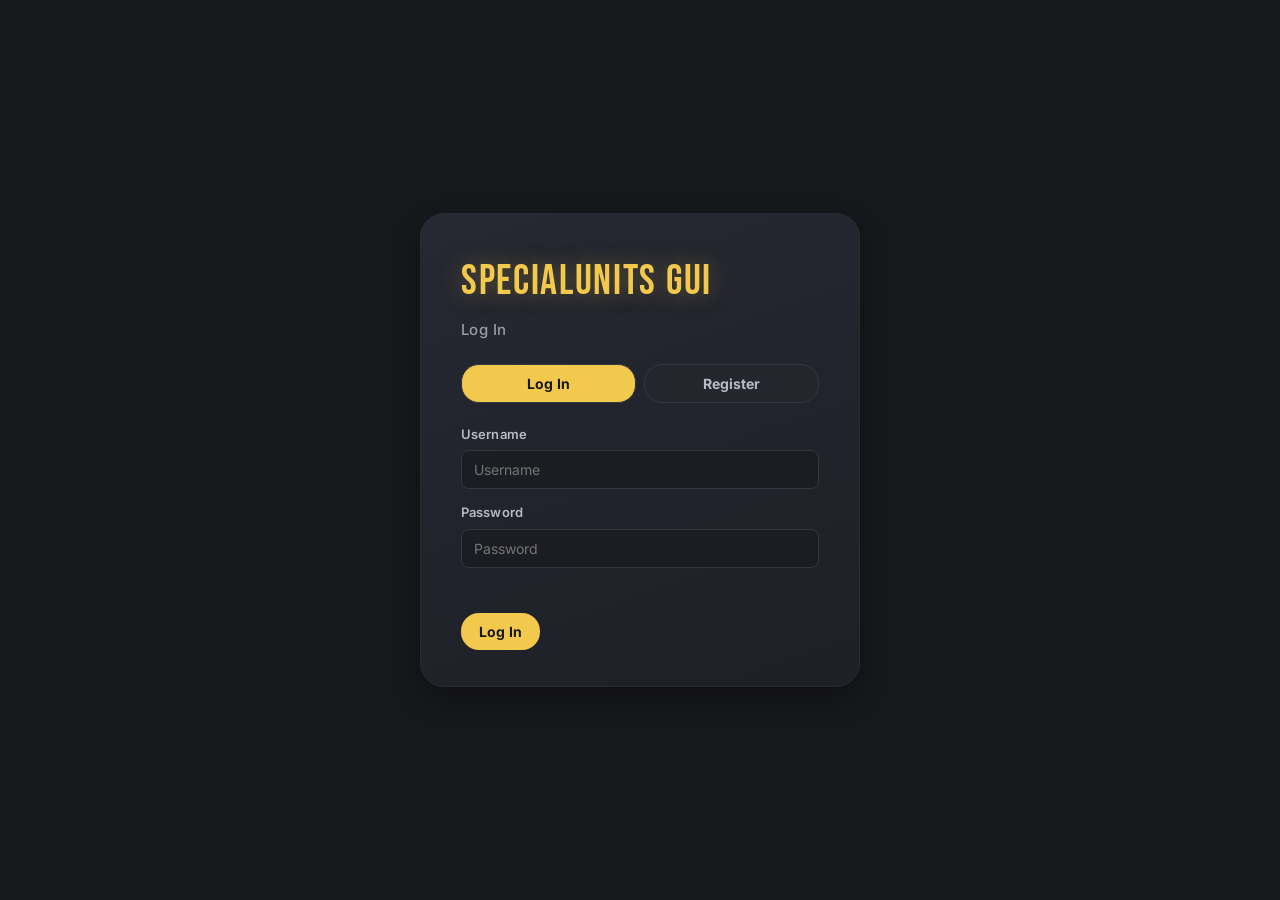
<file: index.html>
<!DOCTYPE html>
<html lang="en">
<head>
<meta charset="UTF-8">
<meta name="viewport" content="width=device-width, initial-scale=1">
<title>SpecialUNITS GUI</title>
<link rel="preconnect" href="https://fonts.googleapis.com">
<link rel="preconnect" href="https://fonts.gstatic.com" crossorigin>
<link href="https://fonts.googleapis.com/css2?family=Bebas+Neue&family=Inter:wght@400;500;600;700;800&family=Press+Start+2P&family=Xanh+Mono&display=swap" rel="stylesheet">
<link rel="stylesheet" href="style.css">
<link rel="stylesheet" href="ticker.css">
</head>
<body>

<!-- MAINTENANCE MODE TAKEOVER -- covers the whole page for everyone except mrleems while active.
     Server-side (server.js isMaintenanceBlocked) is the real gate; this is the client-side reflection
     of it, kept in sync by the same poll that already drives the pause/modifier banners. -->
<div id="maintenanceOverlay" class="maintenance-overlay hidden">
  <div class="maintenance-box">
    <div class="maintenance-emoji">🚧🔧🚧</div>
    <h1>MAINTENANCE MODE</h1>
    <p>GAME IS BEING UPDATED</p>
    <p class="maintenance-sub">PLEASE FORWARD ALL COMPLAINTS TO NICK Q.</p>
  </div>
</div>

<!-- SLIMED OUT TAKEOVER -- covers the whole page for whichever player just lost a sliming, for 10
     minutes. Server-side (server.js runAction's isSlimed check) is the real gate; this is the
     client-side reflection, kept in sync by js/slime.js's tickSlimedUI/renderSlimedGate. -->
<div id="slimedOverlay" class="maintenance-overlay slimed-overlay hidden">
  <div class="maintenance-box">
    <div class="maintenance-emoji">🟢🔫🟢</div>
    <h1>YOU JUST GOT SLIMED, JIT!</h1>
    <p>Slimed by <b id="slimedByName"></b></p>
    <p class="maintenance-sub">Locked out for <span id="slimedCountdown">10:00</span></p>
    <div id="slimedRecordList" class="slimed-record-list"></div>
  </div>
</div>

<!-- ENJOYED TAKEOVER -- same idea as SLIMED OUT above, but for Enjoying's 1-minute lockout.
     Server-side (character.enjoyed) is the real gate; js/variety.js keeps this in sync. -->
<div id="enjoyedOverlay" class="maintenance-overlay slimed-overlay hidden">
  <div class="maintenance-box">
    <div class="maintenance-emoji">😏</div>
    <h1>I COULDN'T DO A THING!</h1>
    <p>Enjoyed by <b id="enjoyedByName"></b></p>
    <p class="maintenance-sub">Locked out for <span id="enjoyedCountdown">1:00</span></p>
  </div>
</div>

<!-- SYNC CONFLICT TOAST -- non-blocking replacement for the old alert() shown when a rapid-fire
     action races a /character/sync save into a 409 (see flushCharacterSync in js/core.js). An
     alert() halts the whole page until dismissed, which during rapid-clicking read as the game
     freezing; this just posts a message and auto-dismisses so play can continue immediately. -->
<div id="syncConflictToast" class="sync-conflict-toast hidden">
  <p id="syncConflictToastText"></p>
</div>

<!-- LOGIN / REGISTER -->
<section id="screen-auth" class="screen hidden">
  <div class="panel">
    <h1>SpecialUNITS GUI</h1>
    <h2 id="authSubtitle">Log In</h2>

    <div class="market-tabs">
      <button class="auth-tab-btn active" data-auth-tab="login">Log In</button>
      <button class="auth-tab-btn" data-auth-tab="register">Register</button>
    </div>

    <div id="authLoginForm">
      <label>Username
        <input type="text" id="loginUsername" placeholder="Username">
      </label>
      <label>Password
        <input type="password" id="loginPassword" placeholder="Password">
      </label>
      <p id="loginError" class="error"></p>
      <button id="btnLogin">Log In</button>
    </div>

    <div id="authRegisterForm" class="hidden">
      <label>Username
        <input type="text" id="registerUsername" placeholder="3-20 characters: letters, numbers, _" maxlength="20">
      </label>
      <label>Password
        <input type="password" id="registerPassword" placeholder="At least 4 characters">
      </label>
      <label>First Name
        <input type="text" id="registerFirstName" placeholder="Floyd" maxlength="10">
      </label>
      <label>Last Name
        <input type="text" id="registerLastName" placeholder="Mayweather" maxlength="10">
      </label>

      <div class="derived-preview">
        <p>Everyone starts as a <b>Lvl 1 CIVILIAN</b>: 10 in every stat, 5'5" (150 lbs), Looks tier "Normie".</p>
      </div>

      <p id="registerError" class="error"></p>
      <button id="btnRegister">Create Account</button>
    </div>
  </div>
</section>

<!-- CHARACTER CREATION (legacy local-only flow, unused once an account exists) -->
<section id="screen-create" class="screen hidden">
  <div class="panel">
    <h1>SpecialUNITS GUI</h1>
    <h2>Create Your Character</h2>

    <label>First Name
      <input type="text" id="firstName" placeholder="Floyd" maxlength="10">
    </label>
    <label>Last Name
      <input type="text" id="lastName" placeholder="Mayweather" maxlength="10">
    </label>

    <div class="derived-preview">
      <p>Everyone starts as a <b>Lvl 1 CIVILIAN</b>: 10 in every stat, 5'5" (150 lbs), Looks tier "Normie".</p>
      <p>Grind Da Skreetz for cash, then trade weight for gains at Milos Market.</p>
    </div>

    <p id="createError" class="error"></p>
    <button id="btnCreate">Start Game</button>
  </div>
</section>

<!-- MAIN GAME -->
<section id="screen-game" class="screen hidden">
  <div id="pauseBanner" class="server-banner pause-banner hidden">⏸️ GAME IS PAUSED</div>
  <div id="modifierBanner" class="server-banner hidden"></div>
  <div class="topbar">
    <button id="btnMobileNavToggle" class="mobile-nav-toggle" title="Menu" aria-label="Open navigation menu">☰</button>
    <div id="charName"></div>
    <div class="topbar-actions">
      <div class="notif-bell-wrap">
        <button id="btnNotifBell" title="Notifications">🔔<span id="notifBellBadge" class="notif-bell-badge hidden"></span></button>
        <div id="notifDropdown" class="notif-dropdown hidden">
          <h4>Notifications</h4>
          <div id="notifList" class="notif-list"><p class="notif-empty">No notifications yet.</p></div>
        </div>
      </div>
      <button id="btnAdmin" title="Admin">Admin</button>
      <button id="btnReset" title="Delete character and start over">Reset</button>
    </div>
  </div>

  <div id="cityTicker" class="city-ticker city-ticker-empty" aria-live="off">
    <div class="city-ticker-track" id="cityTickerTrack"></div>
  </div>

  <div id="sidebarBackdrop"></div>
  <div class="layout">
    <nav id="sidebar">
      <div class="sidebar-stats">
        <div class="badges">
          <span id="rankBadge" class="badge">CIVILIAN</span>
          <button id="btnTitleChevron" class="chevron-btn" title="Switch title">&#9662;</button>
          <div id="titleDropdown" class="title-dropdown hidden"></div>
          <span id="levelBadge" class="badge">Lvl 1</span>
        </div>
        <!-- Cash is the single most-read number in the game; promoted out of the stat run into its
             own emphasized row instead of being one line among ten. -->
        <div class="sidebar-wallet">
          <span class="sidebar-wallet-label">💵 Floydbucks</span>
          <b id="cash">0</b>
        </div>
        <div class="stat-grid">
          <span class="stat-cell">❤️ HP <b id="statHealth"></b><span class="stat-meter"><i id="meterHealth"></i></span></span>
          <span class="stat-cell">⚔️ ATK <b id="statAttack"></b><span class="stat-meter"><i id="meterAttack"></i></span></span>
          <span class="stat-cell">💨 SPD <b id="statSpeed"></b><span class="stat-meter"><i id="meterSpeed"></i></span></span>
          <span class="stat-cell">🛡️ DEF <b id="statDefense"></b><span class="stat-meter"><i id="meterDefense"></i></span></span>
        </div>
        <div class="stat-line">💅 LOOKS <b id="statLooks"></b> <i id="looksTier"></i></div>
        <div class="stat-line">⚖️ ALLIANCE <i id="statAlliance"></i></div>
        <div class="stat-line">📏 Height <b id="statHeight"></b> &nbsp; ⚖️ Weight <b id="statWeight"></b></div>
        <div class="stat-line" id="varietyStatLine">🌈 VARIETY <b id="statVariety">0%</b> <i id="varietyTierLabel"></i></div>
        <div class="stat-line" id="secumaxStatLine">🛡️ Secumax: <b id="secumaxStatusLabel">None</b></div>
      </div>

      <button class="nav-btn active" data-page="profile">👤 Profile</button>
      <button class="nav-btn" data-page="players">👥 Players</button>
      <button class="nav-btn" data-page="cribz">🏠 Cribz</button>
      <button class="nav-btn" data-page="streets">🛣️ Da Skreetz</button>
      <button class="nav-btn" data-page="market">🏬 Milos Market</button>
      <button class="nav-btn" data-page="casino">🎰 Midas Casino</button>
      <button class="nav-btn" data-page="milos">🌆 New Milos City</button>
      <button class="nav-btn hidden" data-page="jail" id="jailNavBtn">⛓️ Jail</button>
      <button class="nav-btn" data-page="leaderboard">🏆 Leaderboard</button>
      <button class="nav-btn" data-page="curios">🗿 Curios George</button>
      <button class="nav-btn" data-page="wiki">📖 Wiki</button>
      <button class="nav-btn" data-page="updates">📰 Updates</button>
      <button class="nav-btn" data-page="report">📋 Report</button>
    </nav>

    <main id="content">

      <div id="page-streets" class="page hidden">
        <h2>🛣️ Da Skreetz</h2>
        <p>Each hustle pays out instantly, then needs 10 seconds to cool down. The &times;5 button runs five independent attempts back to back for five times the cooldown &mdash; identical earnings per second, far fewer clicks.</p>
        <div class="action-row-list">
          <div class="action-row">
            <span class="action-row-icon">💼</span>
            <span class="action-row-name">Work</span>
            <span class="action-row-hint">$10&ndash;30 &middot; safe</span>
            <div class="action-row-actions">
              <button class="hustle-btn" data-hustle="work">Work</button>
              <button class="hustle-btn secondary-btn" data-hustle="work" data-hustle-count="5">&times;5</button>
            </div>
          </div>
          <div class="action-row">
            <span class="action-row-icon">💋</span>
            <span class="action-row-name">Slut</span>
            <span class="action-row-hint">$5&ndash;60 &middot; 30% robbed</span>
            <div class="action-row-actions">
              <button class="hustle-btn" data-hustle="slut">Slut</button>
              <button class="hustle-btn secondary-btn" data-hustle="slut" data-hustle-count="5">&times;5</button>
            </div>
          </div>
          <div class="action-row">
            <span class="action-row-icon">🔪</span>
            <span class="action-row-name">Crime</span>
            <span class="action-row-hint">$80&ndash;400 &middot; 30% jail</span>
            <div class="action-row-actions">
              <button class="hustle-btn" data-hustle="crime">Crime</button>
              <button class="hustle-btn secondary-btn" data-hustle="crime" data-hustle-count="5">&times;5</button>
            </div>
          </div>
        </div>
        <p>Slut has a 30% chance to get robbed for the same amount and nudges your Alliance toward Bad. Crime seizes 15% of cash on hand if caught (Bank money is safe), nudges Alliance toward Bad, and lengthens future sentences &mdash; see New Milos City &rarr; Crime for Community Service. A &times;5 run stops at the first bust.</p>

        <p id="hustleToast" class="hustle-toast hidden"></p>
        <div id="activityLog" class="log"></div>

        <div class="crib-neighbourhood-section">
          <h3>🏘️ The Neighbourhood</h3>
          <p>Every player who's bought a plot, grouped by street. Click a house to visit it.</p>
          <div id="neighbourhoodStreets"></div>
        </div>
      </div>

      <div id="page-market" class="page hidden">
        <h2>🏬 Milos Market</h2>
        <div class="market-tabs">
          <button class="market-tab-btn active" data-shop="gym">🏋️ Plan-it Fitness</button>
          <button class="market-tab-btn" data-shop="pizza">🍕 Pete's Pies</button>
          <button class="market-tab-btn" data-shop="maxx">💈 Luke's Maxxerstore</button>
          <button class="market-tab-btn" data-shop="titles">🎖️ Cosmetixxx</button>
          <button class="market-tab-btn" data-shop="nmg">🏅 Grading District</button>
          <button class="market-tab-btn" data-shop="good">✅ GOOD&reg;</button>
        </div>

        <div id="shop-gym" class="shop">
          <div id="gymLog" class="log log-single-line"></div>
          <p>Fat: <b id="gymFuel">0</b> lbs (fuel for workouts). Muscle: <b id="gymMuscle">0</b> lbs.</p>

          <div id="roidJailBanner" class="roid-banner hidden">
            <p>&#9760; ROID JAIL &mdash; <span id="roidClicksLeft">0</span> click(s) of zero gains remaining.</p>
            <button id="btnRoidEscape">Pay $80 to Get Out Early</button>
          </div>

          <div class="action-row-list">
            <div class="action-row" title="Burns 0.5 lbs Fat -> +0.6 Speed, +0.15 lbs Muscle, +0.1 Defense, +Looks. Requires 0.5 lbs of Fat.">
              <span class="action-row-icon">🏋️</span>
              <span class="action-row-name">Workout</span>
              <span class="action-row-hint">+Speed/Muscle/Defense/Looks</span>
              <div class="action-row-actions">
                <button id="btnWorkout">Workout ($20)</button>
              </div>
            </div>
            <div class="action-row" title="Costs a fixed 60 lbs of Muscle. Build up Muscle from Workouts first.">
              <span class="action-row-icon">📏</span>
              <span class="action-row-name">Stretch for Height</span>
              <span class="action-row-hint">60 lbs Muscle &middot; +1&Prime; Height</span>
              <div class="action-row-actions">
                <button id="btnStretchHeight">Stretch</button>
              </div>
            </div>
          </div>

          <div class="hustle-grid">
            <div class="hustle-card">
              <h3>💉 Steroids</h3>
              <p id="steroidTierDesc">No cycle active.</p>
              <div id="steroidTierButtons" class="admin-alliance-buttons"></div>
            </div>
          </div>
        </div>

        <div id="shop-pizza" class="shop hidden">
          <div id="pizzaLog" class="log log-single-line"></div>
          <p>Eating adds weight (fuel for the gym), permanently raises Defense, temporarily costs Speed, and costs a little Looks (less than a Workout gains back). Looks = 90% eating/workouts + 10% Face (Luke's Maxxerstore).</p>
          <div class="action-row-list" id="foodGrid"></div>
        </div>

        <div id="shop-maxx" class="shop hidden">
          <div id="maxxLog" class="log log-single-line"></div>
          <p>Expensive looksmaxxing shortcuts. No weight required.</p>
          <div class="hustle-grid" id="maxxGrid"></div>
        </div>

        <div id="shop-titles" class="shop hidden">
          <div id="titleLog" class="log log-single-line"></div>

          <!-- Cosmetixxx is three different activities that happened to share one scroll: buying
               (crates, the slab market, the archive), forging (Foil Ascension), and the flat-price
               title wall. Split into sub-tabs on the same pattern as the inventory categories --
               same .market-tabs strip, same .active/.hidden toggle (see js/market.js). -->
          <div class="market-tabs sub-tabs">
            <button class="cosmetixx-tab-btn active" data-cosmetixx="store">&#127978; Store</button>
            <button class="cosmetixx-tab-btn" data-cosmetixx="ascension">&#10024; Ascension</button>
            <button class="cosmetixx-tab-btn" data-cosmetixx="money">&#128176; Money Titles</button>
          </div>

          <div id="cosmetixx-store" class="cosmetixx-subpage">
            <h3 class="cosmetixx-section-heading">&#127873; Crates</h3>
          <div class="feature-banner ml-banner">
            <div class="feature-banner-text">
              <h3>&#127942; MILOS LEGENDS 1</h3>
            </div>
            <div class="feature-banner-actions">
              <button id="btnViewMlCrate" class="secondary-btn">View Crate</button>
              <input type="number" id="mlSpinQty" class="crate-qty-input" min="1" max="10" value="1" title="How many to spin">
              <button id="btnMlSpin">Spin ($20,000)</button>
            </div>
          </div>
          <p id="mlSpinMessage"></p>

          <div class="feature-banner anima2-banner">
            <div class="feature-banner-text">
              <h3>&#127918; ANIMA 2 CRATE</h3>
              <p>17 anime titles, 2 mythic at 0.05% odds.</p>
            </div>
            <div class="feature-banner-actions">
              <button id="btnViewAnima2Crate" class="secondary-btn">View Crate</button>
              <input type="number" id="anima2SpinQty" class="crate-qty-input" min="1" max="10" value="1" title="How many to spin">
              <button id="btnAnima2Spin">Spin ($20,000)</button>
            </div>
          </div>
          <p id="anima2SpinMessage"></p>

          <div class="feature-banner waifu-banner">
            <div class="feature-banner-text">
              <h3>&#128150; WAIFU CRATE</h3>
              <p>20 anime titles, 2 mythic at 0.05% odds.</p>
            </div>
            <div class="feature-banner-actions">
              <button id="btnViewWaifuCrate" class="secondary-btn">View Crate</button>
              <input type="number" id="waifuSpinQty" class="crate-qty-input" min="1" max="10" value="1" title="How many to spin">
              <button id="btnWaifuSpin">Spin ($50,000)</button>
            </div>
          </div>
          <p id="waifuSpinMessage"></p>

          <div class="feature-banner shalom-banner" aria-label="SHALOM CRATE -- limited-run Israel-themed title crate, 333 total openings, $3,333 per spin">
            <div class="shalom-banner-box">
              <span id="shCrateStockLabel" class="shalom-stock-label"></span>
              <div class="shalom-banner-actions">
                <button id="btnViewShCrate" class="secondary-btn">View Crate</button>
                <input type="number" id="shSpinQty" class="crate-qty-input" min="1" max="10" value="1" title="How many to spin">
                <button id="btnShSpin">Spin ($3,333)</button>
              </div>
              <p id="shSpinMessage" class="shalom-spin-message"></p>
            </div>
          </div>

          <div class="feature-banner badge-crate-banner">
            <div class="feature-banner-text">
              <h3>&#129399; BALACLAVA BADGE <span class="badge-crate-tag">BADGE</span></h3>
              <p>A new cosmetic BADGE slot, not a title -- renders before your title everywhere your name shows. Guaranteed Bronze, then rank it all the way up to UNITS.</p>
            </div>
            <div class="feature-banner-actions">
              <button id="btnViewBadgesInvcat" class="secondary-btn">My Badges</button>
              <input type="number" id="badgeCrateQtyBanner" class="crate-qty-input" min="1" max="10" value="1" title="How many crates to open">
              <button id="btnBuyBadgeCrateBanner">Buy ($960)</button>
            </div>
          </div>
          <p id="betaSpinMessage"></p>

          <div class="hustle-card profile-slab-section-card">
            <h3>🏪 CosmetixxMarket</h3>
            <p class="item-subheading">5 randomly graded title slabs, restocked from any collection every 24 hours &mdash; from all three graders, so a cut-price CCG case can sit next to an MGA 10 with its SUBGAINS showing. First come, first served -- once a slab sells, it's gone until the next rotation.</p>
            <p id="cosmetixxMarketCountdown" class="item-subheading"></p>
            <div id="cosmetixxMarketGrid" class="profile-slab-grid"></div>
          </div>

          <h3 class="archived-crates-heading">&#128465;&#65039; Archived Crates</h3>
          <p>No longer purchasable &mdash; view-only odds. Titles you already own stay exactly as they are and remain tradeable.</p>

          <div class="feature-banner archived-banner">
            <div class="feature-banner-text">
              <h3>&#127945; PLEDGE YOUR ALLEGIANCE: RED vs. BLUE</h3>
              <p>Archived. Was a limited spin (1,000 max per side) for an exclusive Presidential Rare name-style title.</p>
            </div>
            <div class="feature-banner-actions pledge-banner-row">
              <button id="btnViewRedCrate" class="secondary-btn">View RED Crate</button>
              <span id="redCrateStockLabel" class="pledge-stock-label"></span>
            </div>
            <div class="feature-banner-actions pledge-banner-row">
              <button id="btnViewBlueCrate" class="secondary-btn">View BLUE Crate</button>
              <span id="blueCrateStockLabel" class="pledge-stock-label"></span>
            </div>
          </div>

          <div class="feature-banner archived-banner">
            <div class="feature-banner-text">
              <h3>&#127918; ANIMA CRATE</h3>
              <p>Archived. Was a spin for anime titles, including a rainbow-name Mega Hyper Rare.</p>
            </div>
            <div class="feature-banner-actions">
              <button id="btnViewAnimaCrate" class="secondary-btn">View Crate</button>
            </div>
          </div>

          <div class="feature-banner archived-banner">
            <div class="feature-banner-text">
              <h3>&#127912; COUNTERFINISH CRATE</h3>
              <p>Archived. Was a spin for skins/finishes, including a gem-colored cursive-name Hyper Gem.</p>
            </div>
            <div class="feature-banner-actions">
              <button id="btnViewCounterfinishCrate" class="secondary-btn">View Crate</button>
            </div>
          </div>

          <div class="feature-banner archived-banner">
            <div class="feature-banner-text">
              <h3>&#128230; OPEN BETA CRATE</h3>
              <p>Archived. Was a spin for the exclusive <span class="title-badge title-openbeta"><span class="title-text">OPEN BETA</span></span> title.</p>
            </div>
            <div class="feature-banner-actions">
              <button id="btnViewCrate" class="secondary-btn">View Crate</button>
            </div>
          </div>
          </div>

          <div id="cosmetixx-ascension" class="cosmetixx-subpage hidden">
          <div class="hustle-card profile-slab-section-card">
            <h3>&#10024; Foil Ascension</h3>
            <p class="item-subheading">Burn <b>3 copies</b> of the same title plus <b>$25,000</b> to forge one Foil version &mdash; the same art under a moving shimmer. Any crate qualifies, archived ones included. The 3 copies are destroyed permanently.</p>
            <p class="item-subheading">Foils are equippable like any title, and can be graded by any of the three graders &mdash; but they cannot be prestiged.</p>
            <div id="foilAscensionEligible" class="profile-slab-grid"></div>
            <button id="btnFoilAscensionOpen">Choose a Title to Ascend</button>
            <div id="foilLog" class="log log-single-line"></div>
          </div>
          </div>

          <div id="cosmetixx-money" class="cosmetixx-subpage hidden">
          <p>Flex your bank account. Buy a title, then switch which one you display with the chevron next to your name.</p>
          <div class="hustle-grid" id="titleGrid"></div>
          </div>
        </div>

        <!-- The Grading District hosts all three graders on ONE page rather than giving MGA and CCG
             their own Milos Market tabs. Chosen because the market tab strip is already eight
             entries wide and three more would push it to eleven for what is one activity with three
             price points; the graders compete for the same four slots and the same submission, so
             they belong behind one door. The brand differences live where they matter -- in the
             submission picker and on the slab art itself. -->
        <div id="shop-nmg" class="shop hidden">
          <div class="nmg-subtabs">
            <button class="nmg-subtab-btn" data-nmg-subtab="ccg">🏷️ CCG</button>
            <button class="nmg-subtab-btn active" data-nmg-subtab="nmg">🏅 NMG</button>
            <button class="nmg-subtab-btn" data-nmg-subtab="mga">💎 MGA</button>
            <button class="nmg-subtab-btn" data-nmg-subtab="search">🔎 Grading Search</button>
          </div>

          <div data-nmg-panel="ccg" class="hidden nmg-storefront nmg-storefront-ccg">
            <div class="nmg-grader-card nmg-grader-card-storefront nmg-grader-ccg">
              <img class="nmg-storefront-banner-img" src="img/grader-logos/ccg-banner.png" alt="Cheap Cool Grading">
              <p class="nmg-storefront-tagline">Grading? Cheap. Cool? Also cheap. <span class="ccg-check">COOL &#10004;</span></p>
              <p>The bargain bin. $2,000&ndash;$8,000. Grade only, no frills, and the market values a CCG slab at half. Nobody respects it. You still get a slab.</p>
              <p class="nmg-storefront-price" data-nmg-storefront-price="ccg"></p>
              <button data-nmg-storefront-submit="ccg">Submit a Title to CCG</button>
            </div>
            <div class="hustle-grid nmg-slots-grid" data-nmg-slots-grid="ccg"></div>
          </div>

          <div data-nmg-panel="nmg" class="nmg-storefront nmg-storefront-nmg">
            <div class="nmg-grader-card nmg-grader-card-storefront nmg-grader-nmg">
              <img class="nmg-storefront-banner-img" src="img/grader-logos/nmg-banner.png" alt="New Milos Grading">
              <p class="nmg-storefront-tagline">THE OFFICIAL GRADER OF NEW MILOS CITY</p>
              <p>The standard. $5,000&ndash;$20,000. A number, and nothing you didn't ask for. Everybody's first slab.</p>
              <p class="nmg-storefront-price" data-nmg-storefront-price="nmg"></p>
              <button data-nmg-storefront-submit="nmg">Submit a Title to NMG</button>
            </div>
            <div class="hustle-grid nmg-slots-grid" data-nmg-slots-grid="nmg"></div>
          </div>

          <div data-nmg-panel="mga" class="hidden nmg-storefront nmg-storefront-mga">
            <div class="nmg-grader-card nmg-grader-card-storefront nmg-grader-mga">
              <p class="nmg-storefront-tagline">Est. New Milos City &middot; The standard of record</p>
              <img class="nmg-storefront-banner-img" src="img/grader-logos/mga-banner.png" alt="Milos Grading Association">
              <p>$15,000&ndash;$60,000, and they'll tell you your stitching is a 9. Every MGA slab is itemised into four <b>SUBGAINS</b> &mdash; Gloss, Stitching, Aura, Drip. A 10 with all four perfect is a <b>BLACK LABEL</b>.</p>
              <p class="nmg-storefront-price" data-nmg-storefront-price="mga"></p>
              <button data-nmg-storefront-submit="mga">Submit a Title to MGA</button>
            </div>
            <div class="hustle-grid nmg-slots-grid" data-nmg-slots-grid="mga"></div>
          </div>

          <div id="nmgCounterShared">
            <div id="nmgLog" class="log log-single-line"></div>
            <p>Three graders work this block, each with its own four grading slots &mdash; CCG, NMG, and MGA never compete with each other for space. Submit an owned title, pick who slabs it, pick how fast you want it back, and get an authoritative 1&ndash;10 grade. Graded titles can no longer be equipped, but can still be shown in your Profile's Title Showcase &mdash; and every slab now carries a permanent cert number.</p>
          </div>

          <div id="nmgSlabServices">
            <h3 class="gunclub-section-title">🔨 Crack a Slab</h3>
            <p>Remove the grade from a graded title in your inventory, returning it to its equippable form. This cannot be undone &mdash; and the slab's cert is <b>retired</b> in the registry forever.</p>
            <button id="btnNmgCrackOpen">Crack a Title ($50,000)</button>

            <h3 class="gunclub-section-title">&#9851; Regrade a Slab</h3>
            <p>Not happy with a grade? Send the slab back through <b>the same grader that graded it</b> for a fresh 1&ndash;10 roll (and fresh SUBGAINS, at MGA). It takes a grading slot for the usual turnaround and costs less than cracking and resubmitting. The cert keeps its number &mdash; the regrade is recorded in its provenance. <b class="loss">The new grade replaces the old one and can be LOWER.</b></p>
            <button id="btnNmgRegradeOpen">Regrade a Slab</button>
          </div>

          <div data-nmg-panel="search" class="hidden">
            <div class="market-tabs sub-tabs">
              <button class="nmg-search-tab-btn active" data-nmg-search-tab="pop">📊 Pop Report</button>
              <button class="nmg-search-tab-btn" data-nmg-search-tab="cert">🔎 Cert Lookup</button>
              <button class="nmg-search-tab-btn" data-nmg-search-tab="reg">📇 Set Registry</button>
            </div>

            <div data-nmg-search-panel="pop">
              <h3 class="gunclub-section-title">📊 Population Report</h3>
              <p>Every title, every grade, every living slab in New Milos City. A <b>POP 1</b> is the only one that exists. Cracked slabs leave the census permanently.</p>
              <div class="nmg-pop-controls">
                <div id="nmgPopReportGraderTabs" class="nmg-pop-grader-tabs"></div>
                <button id="btnNmgPopReportRefresh" class="secondary-btn">Refresh</button>
              </div>
              <p id="nmgPopReportMeta" class="item-subheading"></p>
              <div id="nmgPopReportBody"></div>
            </div>

            <div data-nmg-search-panel="cert" class="hidden">
              <h3 class="gunclub-section-title">🔎 Cert Lookup</h3>
              <p>Every slab carries a cert number. Look one up to see the slab, who holds it now, its SUBGAINS, and everywhere it has been.</p>
              <div class="nmg-cert-lookup-form">
                <select id="nmgCertLookupGrader">
                  <option value="ccg">CCG</option>
                  <option value="nmg" selected>NMG</option>
                  <option value="mga">MGA</option>
                </select>
                <input id="nmgCertLookupInput" type="text" inputmode="numeric" placeholder="e.g. 000482" maxlength="10">
                <button id="btnNmgCertLookup">Look Up</button>
              </div>
              <div id="nmgCertLookupResult"></div>
            </div>

            <div data-nmg-search-panel="reg" class="hidden">
              <h3 class="gunclub-section-title">📇 Set Registry</h3>
              <p>Slab every title in a crate &mdash; any grader, any grade &mdash; and the set is complete. Your Set GPA is the average of your best copy of each title. Best copies stay best forever: a later crack of a completed set does not take back what you already earned.</p>
              <div class="nmg-reg-controls">
                <button id="btnNmgRegistryRefresh" class="secondary-btn">Refresh</button>
              </div>
              <p id="nmgRegistryMeta" class="item-subheading"></p>
              <h4 class="nmg-reg-section-title">Your Progress</h4>
              <div id="nmgRegistryProgress"></div>
              <h4 class="nmg-reg-section-title">The Registry</h4>
              <div id="nmgRegistryBoard"></div>
            </div>
          </div>
        </div>

        <div id="shop-good" class="shop hidden">
          <div class="good-section">
            <h1 class="good-title">GOOD&reg;</h1>
            <p class="good-tagline">THE PENULTIMATE SHOPPING EXPERIENCE</p>

            <div class="good-card">
              <p>GOOD&reg; titles live here now &mdash; this is their permanent home.</p>
            </div>

            <div class="feature-banner llg-banner">
              <div class="feature-banner-text">
                <h3>HEAD IN THE &copy;LOUDS</h3>
                <p>LEEMS LARUDO x GOOD&reg;</p>
              </div>
              <div class="feature-banner-actions">
                <button id="btnViewLlgCrate" class="secondary-btn">View Crate</button>
                <input type="number" id="llgSpinQty" class="crate-qty-input" min="1" max="10" value="1" title="How many to spin">
                <button id="btnLlgSpin">EXPERIENCE CRATE ($20,000)</button>
              </div>
            </div>
            <p id="llgSpinMessage"></p>

            <div class="feature-banner visions-banner">
              <div class="feature-banner-text">
                <h3>&#127760; VISIONS</h3>
                <p>Reskins the theme of your entire game AND your profile. 17 possible Visions, 3 of them mythic-rare.</p>
              </div>
              <div class="feature-banner-actions">
                <button id="btnViewVisionsCrate" class="secondary-btn">View Crate</button>
                <input type="number" id="visionsSpinQty" class="crate-qty-input" min="1" max="10" value="1" title="How many to spin">
                <button id="btnVisionsSpin">Spin ($20,000)</button>
              </div>
            </div>
            <p id="visionsSpinMessage"></p>

            <h2 class="good-sub-title" style="margin-top:30px;">&#127942; GOOD&reg; Season 1</h2>
            <div class="good-card">
              <p>Archived. Was a spin for exclusive GOOD&reg; Season 1 flex titles.</p>
              <button id="btnViewGoodSeasonCrate" class="secondary-btn">View Crate</button>
            </div>

            <h2 class="good-sub-title">&#128302; GOOD&reg; Season 2</h2>
            <div class="good-card">
              <p>Coming soon &mdash; a huge new crate.</p>
            </div>
          </div>
        </div>

      </div>

      <div id="page-casino" class="page hidden">
        <h2>🎰 Midas Casino</h2>
        <p class="chip-counter">🪙 Your Chips: <b id="casinoChipCounter">0</b></p>
        <p class="cross-link"><button id="btnGoToCoinflip" class="secondary-btn">🪙 Also try Coinflip (New Milos City)</button></p>
        <div class="market-tabs">
          <button class="casino-tab-btn active" data-shop="cashier">💵 Cashier</button>
          <button class="casino-tab-btn" data-shop="blackjack">🃏 Blackjack</button>
          <button class="casino-tab-btn" data-shop="slots">🎰 Slots</button>
          <button class="casino-tab-btn" data-shop="roulette">🎡 Roulette</button>
        </div>

        <div id="shop-cashier" class="shop">
          <p>Floydbucks don't play at the tables &mdash; convert to Chips first. Rate: 1 Floydbuck = 1 Chip.</p>
          <div class="hustle-grid">
            <div class="hustle-card">
              <h3>🪙 Buy Chips</h3>
              <p>Convert Floydbucks into Chips.</p>
              <input type="number" id="buyChipsInput" min="1" value="100">
              <button id="btnBuyChips">Buy Chips</button>
              <button id="btnBuyChipsMax" class="secondary-btn">Buy Max</button>
            </div>
            <div class="hustle-card">
              <h3>💵 Cash Out</h3>
              <p>Convert Chips back into Floydbucks.</p>
              <input type="number" id="cashOutInput" min="1" value="100">
              <button id="btnCashOut">Cash Out</button>
              <button id="btnCashOutMax" class="secondary-btn">Cash Out Max</button>
            </div>
          </div>
        </div>

        <div id="shop-blackjack" class="shop hidden">
          <div id="bjLog" class="log log-single-line"></div>
          <p>Dealer stands on 17. Blackjack pays 3:2. Double down on your first two cards, or split matching pairs into two hands.</p>
          <div class="bj-table">
            <div class="bj-dealer">
              <h4>🤵 Dealer <span id="bjDealerTotal"></span></h4>
              <div id="bjDealerCards" class="card-row"></div>
            </div>
            <div id="bjHands"></div>
          </div>
          <div class="bj-controls">
            <label>Bet <input type="number" id="bjBetInput" min="1" value="10"></label>
            <button id="btnBjHalfBet" class="secondary-btn">1/2 Bet</button>
            <button id="btnBjMaxBet" class="secondary-btn">Max Bet</button>
            <button id="btnBjDeal">Deal</button>
            <button id="btnBjHit" disabled>Hit</button>
            <button id="btnBjStand" disabled>Stand</button>
            <button id="btnBjDouble" disabled>Double</button>
            <button id="btnBjSplit" disabled>Split</button>
          </div>
          <p id="bjMessage"></p>
        </div>

        <div id="shop-slots" class="shop hidden">
          <div class="market-tabs">
            <button class="slot-machine-tab-btn active" data-machine="survivor">🏝️ Lone Slotvivor</button>
            <button class="slot-machine-tab-btn" data-machine="zeus">⚡ Zeus: King of Storms</button>
            <button class="slot-machine-tab-btn" data-machine="elite">🏆 ELITE Slots</button>
          </div>
          <div id="slotLog" class="log log-single-line"></div>
          <p id="slotMachineDesc"></p>
          <div class="slot-reels" id="slotReels"></div>
          <div class="hustle-grid">
            <div class="hustle-card">
              <h3>🎰 Spin</h3>
              <p id="slotMachineRule"></p>
              <label>Bet <input type="number" id="slotBetInput" min="10" value="10"></label>
              <button id="btnSlotSpin">Spin</button>
            </div>
          </div>
          <p id="slotMessage"></p>
        </div>

        <div id="shop-roulette" class="shop hidden">
          <div id="rouletteLog" class="log log-single-line"></div>
          <p>Place one or more bets, then the wheel spins automatically 10 seconds after your first bet.</p>

          <div class="roulette-status-row">
            <span>⏱️ <b id="rouletteTimer">--</b></span>
            <span>💰 Pending: <b id="roulettePendingTotal">0</b> Chips</span>
            <button id="btnRouletteClearBets" class="secondary-btn">Clear Bets</button>
          </div>

          <div id="rouletteWheel" class="roulette-wheel">🎡 <span id="rouletteResultText"></span></div>

          <div class="roulette-number-grid" id="rouletteNumberGrid"></div>

          <div class="roulette-bet-grid" id="rouletteOutsideGrid"></div>

          <div class="bj-controls">
            <label>Chip Value <input type="number" id="rouletteChipInput" min="1" value="10"></label>
          </div>

          <p id="rouletteMessage"></p>
        </div>
      </div>

      <div id="page-milos" class="page hidden">
        <div id="milosLawBanner" class="law-banner hidden"></div>
        <div id="milosConcealedBanner" class="concealed-banner hidden"></div>

        <div class="milos-columns">
          <div class="milos-main">
            <h2>🌆 New Milos City</h2>
            <p>Two more ways to make money out here &mdash; but keep your head up, this part of town isn't safe.</p>

            <div class="milos-cat-pills">
              <button class="milos-cat-btn active" data-cat="all">All</button>
              <button class="milos-cat-btn" data-cat="hustle">💼 Hustles &amp; Combat</button>
              <button class="milos-cat-btn" data-cat="vice">🚨 Crime &amp; Vice</button>
              <button class="milos-cat-btn" data-cat="finance">🏦 Finance</button>
              <button class="milos-cat-btn" data-cat="civic">🏛️ Civic &amp; Services</button>
            </div>

            <div class="market-tabs">
              <button class="milos-tab-btn active" data-milos="hustles" data-milos-category="hustle">💼 Hustles</button>
              <button class="milos-tab-btn" data-milos="combat" data-milos-category="hustle">🥊 Combat</button>
              <button class="milos-tab-btn" data-milos="crime" data-milos-category="vice">🚨 Crime</button>
              <button class="milos-tab-btn" data-milos="cityhall" data-milos-category="civic">🏛️ City Hall</button>
              <button class="milos-tab-btn" data-milos="gunclub" data-milos-category="civic">🔫 NMC Gun Club</button>
              <button class="milos-tab-btn" data-milos="bank" data-milos-category="finance">🏦 Bank</button>
              <button class="milos-tab-btn" data-milos="moralscenter" data-milos-category="civic">⚖️ Morals Center</button>
              <button class="milos-tab-btn" data-milos="mtn" data-milos-category="finance">📈 Milos Trading Network</button>
              <button class="milos-tab-btn" data-milos="penitentiary" data-milos-category="vice">🔒 New Milos Penitentiary</button>
              <button class="milos-tab-btn" data-milos="coinflip" data-milos-category="vice">🪙 Coinflip</button>
              <button class="milos-tab-btn" data-milos="farms" data-milos-category="vice">🌿 Milos Outlook Farms</button>
              <button class="milos-tab-btn" data-milos="crypto" data-milos-category="finance">💻 MyCrypto Setup</button>
              <button class="milos-tab-btn" data-milos="altcoins" data-milos-category="finance">🪙 Altcoins</button>
              <button class="milos-tab-btn" data-milos="stocks" data-milos-category="finance">📊 Investors Center</button>
            </div>

            <div id="milos-hustles" class="milos-subpage">
              <div class="market-tabs">
                <button class="hustle-tab-btn active" data-hustle="good">✅ Good Hustles</button>
                <button class="hustle-tab-btn" data-hustle="bad">☠️ Bad Hustles</button>
              </div>

              <div id="milosLog" class="log log-single-line"></div>

              <div id="hustles-good" class="hustle-subpage">
                <h3 class="gunclub-section-title">✅ Good Hustles</h3>
                <p>Small, steady, and mostly legal. Neutral alliance or better &mdash; Bad alliance is not welcome. Apply to one job at a time; resign to try another.</p>
                <div id="goodJobsContainer" class="hustle-grid"></div>
              </div>

              <div id="hustles-bad" class="hustle-subpage hidden">
                <h3 class="gunclub-section-title bad-hustle-title">☠️ Bad Hustles</h3>
                <p>Real risk, real jail time. Bad alliance or worse required.</p>

                <h3 class="gunclub-section-title bad-hustle-title">🕴️ Illegal Jobs</h3>
                <p>Same deal as legit work &mdash; apply to one, train up 4 skills, resign to switch. Getting caught costs you more here.</p>
                <div id="badJobsContainer" class="hustle-grid"></div>

                <h3 class="gunclub-section-title bad-hustle-title">💊 Drug Dealing</h3>
                <p id="drugRankStatus"></p>
                <div id="dealerContainer" class="hustle-grid"></div>

                <h3 class="gunclub-section-title bad-hustle-title">💻 Bussdowns</h3>
                <p>A scam PC you've owned since day one. Pick a mark, work the chat, and land a script ending -- there's no idle payout any more, you have to actually play the conversation to get paid. Every payout raises the rig's TEMPERATURE; at 100C it overheats and shuts itself down. Temp only falls in real time while no conversation is live.</p>
                <div id="bussdownsPanel" class="hustle-grid">
                  <div class="hustle-card bussdowns-rig-card">
                    <h3>🖥️ Rig</h3>
                    <p id="bussdownsPartsLine"></p>
                    <div class="bussdowns-gauge-outer">
                      <div id="bussdownsGaugeInner" class="bussdowns-gauge-inner"></div>
                    </div>
                    <p id="bussdownsTempLine"></p>
                    <p id="bussdownsStatusLine"></p>
                  </div>
                </div>

                <div id="bussdownsMarksView">
                  <h3 class="gunclub-section-title bad-hustle-title">🎯 Pick a Mark</h3>
                  <div id="bussdownsMarksGrid" class="hustle-grid"></div>
                </div>

                <div id="bussdownsChatView" class="bussdowns-chat" hidden>
                  <div class="bussdowns-chat-header">
                    <div id="bussdownsChatAvatar" class="bussdowns-chat-avatar"></div>
                    <div class="bussdowns-chat-who">
                      <div id="bussdownsChatName" class="bussdowns-chat-name"></div>
                      <div id="bussdownsChatHandle" class="bussdowns-chat-handle"></div>
                    </div>
                    <button id="btnBussdownsAbandon" type="button" class="bussdowns-abandon-btn">Abandon</button>
                  </div>
                  <div id="bussdownsChatBody" class="bussdowns-chat-body"></div>
                  <div id="bussdownsChatOptions" class="bussdowns-chat-options"></div>
                </div>

                <h3 class="gunclub-section-title bad-hustle-title">🛒 Rig Parts Shop</h3>
                <div id="bussdownsShopGrid" class="hustle-grid"></div>

                <div id="bussdownsLog" class="log log-single-line"></div>

                <div class="hustle-grid">
                  <div class="hustle-card">
                    <h3>💊 Sell Drugs</h3>
                    <p id="sellDrugsDesc">Sell drugs from your Inventory on the street. Risk and jail time scale with the drug and the amount.</p>
                    <select id="drugSellSelect"></select>
                    <input type="number" id="drugSellQty" min="1" value="1">
                    <p id="drugSellOddsLine" class="job-payout-line"></p>
                    <button id="btnSellDrugs">Sell</button>
                  </div>
                  <div class="hustle-card">
                    <h3>🥷 Attempt Robbery</h3>
                    <p>Rob a random person on the street. Your Speed (mostly) and Looks (a little) determine if they notice. If they fight back and win, that's a year in jail.</p>
                    <button id="btnRobbery">Attempt Robbery</button>
                  </div>
                </div>
              </div>
            </div>

            <div id="milos-combat" class="milos-subpage hidden">
              <div id="combatLog" class="log log-single-line"></div>
              <p>Your alliance decides who's waiting for you in the alley. Good alignment runs into Gangsters &amp; Thugs. Bad alignment runs into Citizens &amp; Cops. Neutral could meet anyone. Height adds a little max HP and Attack, Speed gives you a chance to dodge outright, and any gun or melee weapon equipped adds its Attack bonus to your hits.</p>

              <div id="combatIdle">
                <button id="btnFindFight">🥊 Find a Fight</button>
              </div>

              <div id="combatArena" class="hidden">
                <div class="combat-row">
                  <div class="combatant">
                    <h4>🙂 You</h4>
                    <div class="hp-bar-outer"><div id="playerHpBar" class="hp-bar-inner"></div></div>
                    <p><span id="playerHpText"></span> HP</p>
                  </div>
                  <div class="combatant">
                    <h4 id="enemyName">Enemy</h4>
                    <div class="hp-bar-outer"><div id="enemyHpBar" class="hp-bar-inner enemy"></div></div>
                    <p><span id="enemyHpText"></span> HP</p>
                  </div>
                </div>
                <div class="combat-controls">
                  <button id="btnCombatPunch" data-combat-action="punch" title="Reliable, always hits.">👊 Punch</button>
                  <button id="btnCombatHeavy" data-combat-action="heavy" title="1.6x damage, 25% chance to whiff.">💥 Heavy Strike</button>
                  <button id="btnCombatGuard" data-combat-action="guard" title="Cuts the enemy's next hit by 70%; 20% chance to riposte.">🛡️ Guard</button>
                  <button id="btnCombatWeapon" data-combat-action="weapon" title="Uses your equipped weapon for extra damage; 10% chance to jam.">🔫 Weapon Attack</button>
                  <button id="btnFlee">🏃 Flee</button>
                </div>
              </div>

            </div>

            <div id="milos-crime" class="milos-subpage hidden">
              <div id="crimeLog" class="log log-single-line"></div>
              <p>Real crimes with a real record. Reward and sentence are fixed per crime &mdash; your Attack and Speed lower your odds of getting caught. Getting caught raises your record, and every future sentence gets longer until you pay it down. Bad alliance or worse required.</p>
              <p id="crimeRecordStatus"></p>
              <div id="crimeContainer" class="action-row-list"></div>

              <div class="action-row-list">
                <div class="action-row" title="Dedicate cash (scales with your record) to knock strikes off your criminal record and shorten your next sentence.">
                  <span class="action-row-icon">🙏</span>
                  <span class="action-row-name">Community Service</span>
                  <span class="action-row-hint">Clears strikes &middot; cost scales with record</span>
                  <div class="action-row-actions">
                    <button id="btnCommunityService">Community Service</button>
                  </div>
                </div>
              </div>

            </div>

            <div id="milos-cityhall" class="milos-subpage hidden">
              <div id="cityHallLog" class="log log-single-line"></div>
              <div class="hustle-grid">
                <div class="hustle-card">
                  <h3>📝 Change Name</h3>
                  <p>$10,000. Max 10 characters per name.</p>
                  <input type="text" id="cityHallFirstName" placeholder="First name" maxlength="10">
                  <input type="text" id="cityHallLastName" placeholder="Last name" maxlength="10">
                  <button id="btnCityHallRename">Change Name ($10,000)</button>
                </div>
                <div class="hustle-card">
                  <h3>💍 Marriage</h3>
                  <p id="cityHallMarriageStatus">You are not married.</p>
                  <input type="text" id="marriageProposeInput" placeholder="Player username">
                  <button id="btnMarriagePropose">Send Proposal</button>
                </div>
                <div class="hustle-card">
                  <h3>🎓 Gun Safety Course</h3>
                  <p id="gunSafetyStatus">Required for a Concealed Carry Permit. 10 questions, 70% to pass.</p>
                  <button id="btnStartGunSafety">Take the Course</button>
                </div>
              </div>
            </div>

            <div id="milos-gunclub" class="milos-subpage hidden">
              <p>Owning a gun is legal. Equipping one without the right paperwork is not &mdash; see the warning above if it applies to you.</p>

              <div class="market-tabs">
                <button class="gunclub-tab-btn active" data-gunclub="weapons">🔫 Weapons</button>
                <button class="gunclub-tab-btn" data-gunclub="ammo">📦 Ammo</button>
                <button class="gunclub-tab-btn" data-gunclub="range">🎯 Gun Range</button>
                <button class="gunclub-tab-btn" data-gunclub="licenses">📜 Licenses</button>
              </div>

              <div id="gunClubLog" class="log log-single-line"></div>

              <div id="gunclub-weapons" class="gunclub-subpage">
                <h3 class="gunclub-section-title">🔫 9mm Pistols</h3>
                <div class="hustle-grid" id="pistolGrid"></div>
                <h3 class="gunclub-section-title">🎯 5.56 Rifles</h3>
                <div class="hustle-grid" id="rifleGrid"></div>
                <h3 class="gunclub-section-title">🔪 Melee Weapons</h3>
                <p>No license needed, legal to carry, and cheap &mdash; a solid alternative if you can't afford (or aren't licensed for) a gun yet.</p>
                <div class="hustle-grid" id="meleeGrid"></div>
                <h3 class="gunclub-section-title">🦺 Body Armor</h3>
                <p>A serious investment &mdash; consumed the instant your next duel ends, win or lose.</p>
                <div class="hustle-grid" id="armorGrid"></div>
              </div>

              <div id="gunclub-ammo" class="gunclub-subpage hidden">
                <h3 class="gunclub-section-title">📦 Ammo</h3>
                <div class="hustle-grid" id="ammoGrid"></div>
              </div>

              <div id="gunclub-range" class="gunclub-subpage hidden">
                <div id="rangeLog" class="log log-single-line"></div>
                <div class="hustle-card range-weapon-card">
                  <h3>🎯 Select a Weapon</h3>
                  <select id="rangeWeaponSelect"></select>
                </div>
                <div class="action-row-list">
                  <div class="action-row">
                    <span class="action-row-icon">🎯</span>
                    <span class="action-row-name">Live Fire</span>
                    <span class="action-row-hint">+0.01&ndash;0.10 Shooting &middot; 3s cooldown</span>
                    <div class="action-row-actions">
                      <button id="btnRangeShoot">Shoot</button>
                    </div>
                  </div>
                  <div class="action-row">
                    <span class="action-row-icon">⚡</span>
                    <span class="action-row-name">Draw Practice</span>
                    <span class="action-row-hint">+0.01 Draw &middot; 3s cooldown</span>
                    <div class="action-row-actions">
                      <button id="btnRangeDraw">Draw</button>
                    </div>
                  </div>
                  <div class="action-row">
                    <span class="action-row-icon">🔄</span>
                    <span class="action-row-name">Reload Practice</span>
                    <span class="action-row-hint">+0.01 Mag Reload &middot; 3s cooldown</span>
                    <div class="action-row-actions">
                      <button id="btnRangeReload">Reload Mag</button>
                    </div>
                  </div>
                </div>
              </div>

              <div id="gunclub-licenses" class="gunclub-subpage hidden">
                <div class="hustle-grid">
                  <div class="hustle-card">
                    <h3>📜 Concealed Carry Permit</h3>
                    <p id="concealedStatus">Apply for $2,000 and wait 10 minutes.</p>
                    <button id="btnConcealedFreeWait">Apply ($2,000, 10 min wait)</button>
                  </div>
                </div>
              </div>
            </div>

            <div id="milos-bank" class="milos-subpage hidden">
              <div id="bankLog" class="log log-single-line"></div>
              <p id="bankAccountDesc">Deposits are safe from robbery. Upgrade your account to raise how much you can hold.</p>
              <button id="btnViewBankBalances" class="secondary-btn">🔎 View All Balances</button>

              <div class="hustle-grid">
                <div class="hustle-card">
                  <h3 id="bankTierName">🏦 Beginner Account</h3>
                  <p>Balance: $<b id="bankBalance">0</b> / $<b id="bankMax">5,000</b></p>
                  <input type="number" id="bankDepositAmount" min="1" placeholder="Amount">
                  <button id="btnBankDeposit">Deposit</button>
                  <button id="btnBankWithdraw">Withdraw</button>
                </div>
                <div class="hustle-card">
                  <h3>📈 Upgrade Account</h3>
                  <p id="bankUpgradeDesc">Upgrade to raise your max balance.</p>
                  <button id="btnBankUpgrade">Upgrade</button>
                </div>
                <div class="hustle-card">
                  <h3 id="bankCreditCardName">💳 Credit Card</h3>
                  <p id="bankCreditDesc">Apply for a credit card with a limit based on your bank balance.</p>
                  <button id="btnBankApplyCredit">Apply for Credit Card</button>
                  <hr class="hustle-divider">
                  <p id="bankCreditStatus" class="hidden">Limit: $<b id="bankCreditLimit">0</b> &mdash; Owed: $<b id="bankCreditOwed">0</b></p>
                  <p id="bankDraftCountdown" class="bank-countdown hidden">Next draft in: <b id="bankDraftCountdownText">24h 00m 00s</b></p>
                  <input type="number" id="bankAdvanceAmount" min="1" placeholder="Cash advance amount" class="hidden">
                  <button id="btnBankCashAdvance" class="hidden">Take Cash Advance</button>
                  <button id="btnBankPayCredit" class="hidden">Pay Off Balance</button>
                  <p id="bankBillNote" class="gun-license-note hidden">Your full balance is auto-drafted from your bank every 24 real-life hours. If your bank can't cover it, you'll be arrested and the difference seized from your pocket cash.</p>
                </div>
              </div>
            </div>

            <div id="milos-moralscenter" class="milos-subpage hidden">
              <div id="moralsCenterLog" class="log log-single-line"></div>
              <p>Ricardo runs the moral compass of New Milos City. Pick a stance and it quietly works on your Alliance every 10 seconds &mdash; even while you're off doing something else.</p>
              <p id="moralsCenterStatus"></p>
              <div class="hustle-grid" id="moralsCenterGrid"></div>
            </div>

            <div id="milos-mtn" class="milos-subpage hidden">
              <div id="mtnLog" class="log log-single-line"></div>
              <p>List items from your Inventory for other players to buy. Once someone buys it, the Floydbucks land straight in your account and it's recorded in your MTN history below.</p>

              <div class="hustle-card mtn-create-card">
                <h3>🏷️ Create Listing</h3>
                <div class="mtn-item-picker" id="mtnItemPicker">
                  <button type="button" id="mtnItemPickerBtn" class="mtn-item-picker-btn">Choose an item&hellip;</button>
                  <div id="mtnItemPickerPanel" class="mtn-item-picker-panel hidden">
                    <div class="mtn-item-picker-tabs" id="mtnItemPickerTabs"></div>
                    <div class="mtn-item-picker-list" id="mtnItemPickerList"></div>
                  </div>
                </div>
                <input type="number" id="mtnQtyInput" min="1" value="1" placeholder="Quantity">
                <input type="number" id="mtnPriceInput" min="1" placeholder="Price per unit ($)">
                <button id="btnMtnList">List for Sale</button>
              </div>

              <h3 class="gunclub-section-title">📋 Active Listings</h3>
              <div class="hustle-grid" id="mtnListingsGrid"></div>

              <h3 class="gunclub-section-title">📜 Your MTN History</h3>
              <div id="mtnHistoryList" class="wiki-entry-list"></div>
            </div>

            <div id="milos-penitentiary" class="milos-subpage hidden">
              <div id="penitentiaryLog" class="log log-single-line"></div>
              <p>Everyone currently locked up in New Milos City &mdash; bail them out, or send a little money for their books.</p>

              <h3 class="gunclub-section-title">🔒 Currently Jailed</h3>
              <div class="hustle-grid" id="penitentiaryJailedGrid"></div>

              <h3 class="gunclub-section-title">📋 Recent Arrests</h3>
              <div id="penitentiaryHistoryList" class="wiki-entry-list"></div>
            </div>

            <div id="milos-coinflip" class="milos-subpage hidden">
              <div id="coinflipLog" class="log log-single-line"></div>
              <p>Wager cash on a coin flip against another player. Winner takes both wagers.</p>
              <p class="cross-link"><button id="btnGoToCasino" class="secondary-btn">🎰 Also try Midas Casino</button></p>

              <div class="hustle-card coinflip-create-card">
                <h3>🪙 Create Lobby</h3>
                <input type="number" id="coinflipWagerInput" min="1" value="100" placeholder="Wager ($)">
                <div class="market-tabs">
                  <button class="coinflip-side-btn active" data-side="heads">Heads</button>
                  <button class="coinflip-side-btn" data-side="tails">Tails</button>
                </div>
                <button id="btnCoinflipCreate">Create Lobby</button>
              </div>

              <h3 class="gunclub-section-title">🎲 Open Lobbies</h3>
              <div class="hustle-grid" id="coinflipLobbiesGrid"></div>

              <div id="coinflipAnimation" class="coinflip-animation hidden">
                <div id="coinflipCoin" class="coinflip-coin">🪙</div>
                <p id="coinflipResultText"></p>
              </div>
            </div>

            <div id="milos-farms" class="milos-subpage hidden">
              <div id="farmsLog" class="log log-single-line"></div>
              <p>Plant up to 4 packages of a drug per plot and grow your own supply, then sell it yourself on the street &mdash; but the confiscation risk is rolled (and revealed) the moment you plant, and an in-transit shipment can be intercepted if someone robs you while it's on the road.</p>
              <p id="farmsLockedNote" class="hidden">Unlocks once Esteban does &mdash; keep selling to Guzman.</p>
              <div id="farmsUnlockedContent" class="hidden">
                <div class="hustle-card">
                  <h3>🔒 Security</h3>
                  <p id="farmsSecurityDesc"></p>
                  <button id="btnFarmsBuySecurity">Upgrade Security</button>
                </div>
                <h3 class="gunclub-section-title">🌿 Your Plots</h3>
                <div class="hustle-grid" id="farmsPlotsGrid"></div>
                <button id="btnFarmsBuyPlot">Buy a Plot ($50,000)</button>
              </div>
            </div>

            <div id="milos-crypto" class="milos-subpage hidden">
              <div id="cryptoLog" class="log log-single-line"></div>
              <p class="chip-counter">💻 Floydcoin price: <b>$10,000.00</b>/FC &mdash; Your wallet: <b id="cryptoFcBalance">0</b> FC</p>
              <h3 id="cryptoRigTitle" class="gunclub-section-title"></h3>
              <button id="btnViewCryptoBalances" class="secondary-btn">🔎 View All Balances</button>

              <h3 class="gunclub-section-title">🖥️ Mining Rig</h3>
              <div class="hustle-grid" id="cryptoUpgradeGrid"></div>
              <div class="crypto-action-row">
                <button id="btnCryptoAdvanceMachine" disabled></button>
                <button id="btnCryptoPrestige" class="secondary-btn" disabled></button>
              </div>

              <hr class="hustle-divider">

              <h3 class="gunclub-section-title">💰 Wallet</h3>
              <div class="hustle-grid">
                <div class="hustle-card">
                  <h3>🧊 Floydcoin Cold Storage Module</h3>
                  <p id="cryptoColdStorageDesc"></p>
                  <label>Deposit <input type="number" id="cryptoColdStorageDepositInput" min="1" value="1" placeholder="FC amount"></label>
                  <button id="btnCryptoColdStorageDeposit">Deposit</button>
                  <button id="btnCryptoColdStorageDepositAll" class="secondary-btn">Deposit All</button>
                  <label>Withdraw <input type="number" id="cryptoColdStorageWithdrawInput" min="1" value="1" placeholder="FC amount"></label>
                  <button id="btnCryptoColdStorageWithdraw">Withdraw</button>
                  <button id="btnCryptoColdStorageWithdrawAll" class="secondary-btn">Withdraw All</button>
                  <button id="btnCryptoColdStorageUpgrade" class="secondary-btn">Upgrade Capacity</button>
                </div>

                <div class="hustle-card">
                  <h3>⛏️ Collect</h3>
                  <p id="cryptoRateDesc"></p>
                  <button id="btnCryptoCollect">Collect FC</button>
                </div>
                <div class="hustle-card">
                  <h3>🛒 Buy Floydcoin</h3>
                  <input type="number" id="cryptoBuyInput" min="1" value="1" placeholder="FC amount">
                  <button id="btnCryptoBuy">Buy with Floydbucks</button>
                  <button id="btnCryptoBuyMax" class="secondary-btn">Buy Max</button>
                </div>
                <div class="hustle-card">
                  <h3>💵 Sell FC</h3>
                  <input type="number" id="cryptoSellInput" min="1" value="1" placeholder="FC amount">
                  <button id="btnCryptoSell">Sell for Floydbucks</button>
                  <button id="btnCryptoSellAll" class="secondary-btn">Sell All</button>
                </div>
              </div>
            </div>

            <div id="milos-altcoins" class="milos-subpage hidden">
              <div id="altcoinLog" class="log log-single-line"></div>
              <p>Mint a coin, watch it climb from 0.10 to 0.15 FC/coin as it sells out. Whoever holds the plurality can dump the entire pool at any time and crater the price &mdash; or wait for a full sellout and offer everyone a fair, pro-rata Full Buyout instead. No one can see who holds a coin or their cost basis, only how many are left.</p>

              <div class="hustle-card">
                <h3>🪙 Mint a Coin</h3>
                <input type="text" id="altcoinMintNameInput" maxlength="24" placeholder="Coin name">
                <button id="btnAltcoinMint">Mint (10 FC)</button>
              </div>

              <h3 class="gunclub-section-title">📈 Active Coins</h3>
              <div class="hustle-grid" id="altcoinListGrid"></div>

              <h3 class="gunclub-section-title">👛 My Holdings</h3>
              <div class="hustle-grid" id="altcoinHoldingsGrid"></div>
            </div>

            <div id="milos-stocks" class="milos-subpage hidden">
              <div id="stockLog" class="log log-single-line"></div>
              <p>Prices move every 32 seconds &mdash; the same price for everyone on the server, at all times. Trading doesn't move the market, but a real headline in InvestorsChat might.</p>

              <div class="hustle-card stock-portfolio-card">
                <div class="stock-portfolio-header">
                  <h3>💼 Your Portfolio</h3>
                  <button id="btnOpenStockPerformance" class="secondary-btn">📜 Performance Log</button>
                </div>
                <p>Floydbucks: $<span id="stockCashDisplay">0</span></p>
                <div id="stockPortfolioGrid" class="stock-portfolio-grid"></div>
              </div>

              <h3 class="gunclub-section-title">📊 Market</h3>
              <select id="stockSelector" class="stock-selector"></select>

              <div class="stock-market-row">
                <div id="stockDetailCard" class="stock-detail-card"></div>
                <div class="stock-chart-card">
                  <div class="stock-chart-timeframes" id="stockChartTimeframes">
                    <button class="stock-timeframe-btn" data-range="1h">1H</button>
                    <button class="stock-timeframe-btn active" data-range="1d">1D</button>
                    <button class="stock-timeframe-btn" data-range="1w">1W</button>
                    <button class="stock-timeframe-btn" data-range="1m">1M</button>
                    <button class="stock-timeframe-btn" data-range="all">All</button>
                  </div>
                  <canvas id="stockChartCanvas"></canvas>
                  <p id="stockChartEmpty" class="equip-picker-empty hidden">Not enough price history yet for this range &mdash; check back in a bit.</p>
                </div>
              </div>

              <div class="side-panel chat-box investors-chat-row">
                <h3>💬 InvestorsChat</h3>
                <p class="chat-note">Live chat with other traders. Some of what you read here is true. Some of it isn't.</p>
                <div id="investorChatMessages" class="chat-messages"></div>
                <div class="chat-input-row">
                  <input type="text" id="investorChatInput" placeholder="Talk your book...">
                  <button id="btnInvestorChatSend">Send</button>
                </div>

                <div id="investorL2Ad" class="investor-l2-ad hidden">
                  <h3>🔒 InvestorsCenter LEVEL II Research Panel</h3>
                  <p><b>Tired of the rumor mill?</b> Get sparse, but more accurate, info on your investments.</p>
                  <p>Real traders don't guess &mdash; they subscribe. Stop trading on secondhand gossip from randoms who can't spell "fiduciary." Our proprietary feed reports real price movement, straight from the source, every 5 minutes.</p>
                  <p class="investor-l2-disclaimer-ad">*Level II data is sparse and, on rare occasion, simply wrong. InvestorsCenter is not liable for trades made on any information in this feed. Subscribe at your own risk.</p>
                  <p class="investor-l2-price">$250,000 to activate &mdash; then $50,000/day, billed automatically</p>
                  <button id="btnInvestorL2Subscribe">Subscribe Now</button>
                </div>

                <div id="investorL2CooldownNote" class="investor-l2-cooldown hidden"></div>

                <div id="investorL2Banner" class="investor-l2-banner hidden">
                  <span id="investorL2BannerText"></span>
                  <button id="btnInvestorL2Cancel" class="secondary-btn">Cancel Subscription</button>
                </div>

                <div id="investorL2FeedWrap" class="investor-l2-feed hidden">
                  <h3 class="investor-l2-feed-title">🟢 LEVEL II RESEARCH FEED</h3>
                  <p class="investor-l2-disclaimer">⚠ Sparse. Unverified. Accuracy not guaranteed &mdash; trade at your own risk.</p>
                  <div id="investorL2FeedMessages" class="investor-l2-feed-messages"></div>
                </div>
              </div>
            </div>

            <div class="side-panel chat-box milos-chat-row">
              <h3>💬 Chat</h3>
              <p class="chat-note">Live chat with everyone in New Milos City.</p>
              <div id="chatMessages" class="chat-messages"></div>
              <div class="chat-input-row">
                <input type="text" id="chatInput" placeholder="Say something...">
                <button id="btnChatSend">Send</button>
              </div>
            </div>
          </div>

          <div class="milos-side">
            <div class="side-panel milos-players-panel">
              <h3>🟢 Players Online</h3>
              <input type="text" id="playerListSearch" placeholder="Search players...">
              <ul id="playerListEl"></ul>
            </div>
          </div>
        </div>
      </div>

      <div id="page-players" class="page hidden">
        <h2>👥 Players</h2>
        <p>Every registered player in New Milos City, online or not &mdash; their badge, their title, and a click to their profile.</p>
        <ul id="playersDirectoryList" class="players-directory-list"></ul>
      </div>

      <div id="page-cribz" class="page hidden">
        <h2>🏠 Cribz</h2>

        <div id="cribNoPlot">
          <p>No plot yet. Buy one on a street below to get a Cheap Abode -- a house holds a cash Vault, a drug Stash, and its own slab display that visitors see when they stop by.</p>
          <div id="cribStreetsList" class="hustle-grid"></div>
        </div>

        <div id="cribHouseWrap" class="hidden">
          <div class="hustle-card">
            <h3 id="cribHouseTierName"></h3>
            <p id="cribHouseStreetName"></p>
            <p id="cribUpgradeDesc"></p>
            <button id="btnCribUpgrade"></button>
          </div>

          <div class="hustle-card">
            <h3>💰 The Vault</h3>
            <p>Plain storage, same as cash on hand or a bank balance -- it is NOT robbery-proof and NOT forfeiture-proof. Only visible here, in your own Cribz tab.</p>
            <p>Balance: $<span id="cribVaultBalance">0</span> / $<span id="cribVaultCap">0</span></p>
            <input type="number" id="cribVaultAmount" placeholder="Amount" min="0">
            <button id="btnCribVaultDeposit">Deposit</button>
            <button id="btnCribVaultWithdraw" class="secondary-btn">Withdraw</button>
            <div id="cribVaultLog" class="log log-single-line"></div>
          </div>

          <div class="hustle-card">
            <h3>🎒 The Stash (<span id="cribStashUsed">0</span> / <span id="cribStashCap">0</span> units)</h3>
            <p>Also plain storage -- not seizure-proof.</p>
            <div id="cribStashList"></div>
            <div id="cribStashLog" class="log log-single-line"></div>
          </div>

          <div class="hustle-card">
            <h3>🌀 House Vision</h3>
            <p>Themes the house view for you AND for visitors -- independent of your own personal Vision.</p>
            <div class="profile-vision-row">
              <span id="cribVisionSwatch" class="profile-vision-swatch"></span>
              <span id="cribVisionLabel">No Vision equipped</span>
              <button id="btnCribVisionChange" class="secondary-btn">Change House Vision</button>
            </div>
          </div>

          <div class="hustle-card">
            <h3>🖼️ Slab Display (<span id="cribDisplayCount">0</span> of <span id="cribDisplayMax">0</span> displayed)</h3>
            <p>Visitors to your house see these full-size -- the whole point of upgrading.</p>
            <button id="btnCribDisplayAdd">Add Slab</button>
            <div id="cribDisplayGrid" class="profile-slab-grid"></div>
          </div>
        </div>

        <div id="cribVisitWrap" class="hidden">
          <button id="btnCribVisitBack" class="secondary-btn">&larr; Back to your Cribz</button>
          <div class="hustle-card">
            <h3 id="cribVisitName"></h3>
            <p id="cribVisitStreetTier"></p>
            <button id="btnCribVisitProfile" class="secondary-btn">View Profile</button>
          </div>
          <div id="cribVisitGrid" class="profile-slab-grid"></div>
        </div>

        <div id="cribPickerModal" class="hidden">
          <h3 id="cribPickerTitle" class="gunclub-section-title"></h3>
          <div id="cribPickerList" class="equip-picker-list"></div>
          <button id="btnCribPickerClose" class="secondary-btn">Close</button>
        </div>
      </div>

      <div id="page-jail" class="page hidden">
        <h2>⛓️ Jail</h2>
        <p>You were arrested for <b id="jailCrime">Crime</b>.</p>
        <p>Sentence remaining: <b id="jailYears">0</b> year(s)</p>

        <div class="hustle-grid">
          <div class="hustle-card">
            <h3>⏳ Serve Time</h3>
            <p>Removes 1 year every 10 seconds.</p>
            <button id="btnServe">Start Serving</button>
          </div>
          <div class="hustle-card">
            <h3>⚖️ Hire Lawyer</h3>
            <p>Pay <b id="lawyerCost">--</b> Floydbucks for immediate release.</p>
            <button id="btnLawyer">Hire Lawyer</button>
          </div>
        </div>

        <div id="jailStatus" class="status-box hidden">
          <p>Serving time...</p>
          <div class="progress-outer"><div id="jailProgress" class="progress-inner"></div></div>
          <button id="btnStopServe">Stop</button>
        </div>

        <p class="gun-license-note">Repeat crimes add to your criminal record and lengthen every future sentence &mdash; pay it down with Community Service in New Milos City &rarr; Crime once you're out.</p>

        <h3 class="gunclub-section-title">🏋️ Yard Time</h3>
        <p>Doing time doesn't have to be dead time.</p>
        <div class="hustle-grid">
          <div class="hustle-card">
            <h3>🏋️ Yard Workout</h3>
            <p>Free. Small permanent Attack and Defense gains every rep.</p>
            <button id="btnJailWorkout">Work Out</button>
          </div>
          <div class="hustle-card">
            <h3>🔪 Yard Fight</h3>
            <p>Test yourself against another inmate. Win for a stat boost &mdash; lose and they shake you down for cash.</p>
            <p id="jailContrabandBonusLine" class="job-payout-line hidden"></p>
            <button id="btnJailFight">Start a Fight</button>
          </div>
        </div>

        <h3 class="gunclub-section-title">🕴️ Contraband</h3>
        <p>Melee weapons smuggled in give a one-time Attack boost to your very next Yard Fight (used up after that fight). Drugs are waiting in your Inventory to sell the moment you're out. Smuggled-in goods cost a bit more than buying them straight.</p>
        <div class="hustle-grid" id="jailContrabandGrid"></div>

        <div id="jailActivityLog" class="log"></div>

        <h3 class="gunclub-section-title">📋 Arrest Record</h3>
        <div id="arrestRecordList" class="wiki-entry-list"></div>
      </div>

      <div id="page-leaderboard" class="page hidden">
        <h2>🏆 Leaderboard</h2>
        <p>Top 10 in each category. The #1 spot earns a real title, re-checked once a day &mdash; lose the lead and you lose the title.</p>
        <p id="leaderboardRefreshNote" class="leaderboard-refresh-note"></p>

        <div class="market-tabs">
          <button class="leaderboard-tab-btn active" data-leaderboard="looks">💅 Looks</button>
          <button class="leaderboard-tab-btn" data-leaderboard="networth">💰 Money</button>
          <button class="leaderboard-tab-btn" data-leaderboard="level">⭐ Level</button>
          <button class="leaderboard-tab-btn" data-leaderboard="height">📏 Height</button>
          <button class="leaderboard-tab-btn" data-leaderboard="kollector">🌐 Kollector</button>
        </div>

        <div id="leaderboard-looks" class="leaderboard-subpage">
          <div class="title-preview"><span class="title-badge title-looksmaxxer"><span class="title-text">LOOKSMAXXER</span></span></div>
          <div id="leaderboardLooksList" class="leaderboard-list"></div>
        </div>
        <div id="leaderboard-networth" class="leaderboard-subpage hidden">
          <div class="title-preview"><span class="title-badge title-networth"><span class="title-text">HIGHEST NET WORTH</span></span></div>
          <div id="leaderboardNetworthList" class="leaderboard-list"></div>
        </div>
        <div id="leaderboard-level" class="leaderboard-subpage hidden">
          <div class="title-preview"><span class="title-badge title-highestlevel"><span class="title-text">HIGHEST LEVEL</span></span></div>
          <div id="leaderboardLevelList" class="leaderboard-list"></div>
        </div>
        <div id="leaderboard-height" class="leaderboard-subpage hidden">
          <div class="title-preview"><span class="title-badge title-heightmaxxed"><span class="title-text">HeightMAXXED</span></span></div>
          <div id="leaderboardHeightList" class="leaderboard-list"></div>
        </div>
        <div id="leaderboard-kollector" class="leaderboard-subpage hidden">
          <div class="title-preview"><span class="title-badge title-kollector"><span class="title-text">KOLLECTOR</span></span></div>
          <div id="leaderboardKollectorList" class="leaderboard-list"></div>
        </div>
      </div>

      <div id="page-curios" class="page hidden">
        <h2>🗿 Curios George</h2>
        <p>Expensive, one-of-a-kind flex items. Every week, one item goes up for auction for 5 days -- post your bid straight into New Milos Chat.</p>
        <div class="curios-coming-soon">
          <h3>🔨 AUCTION COMING SOON</h3>
          <p id="curiosCountdown" class="curios-countdown"></p>
        </div>
      </div>

      <div id="page-wiki" class="page hidden">
        <h2>📖 Wiki</h2>
        <p>A quick rundown of every page and how to use it.</p>

        <div class="wiki-entry">
          <h3>🛣️ Da Skreetz</h3>
          <p>Instant-payout hustles on a 10 second cooldown. <b>Work</b> is safe and pays $2&ndash;$10. <b>Slut</b> pays $5&ndash;$60 with a 30% chance of getting robbed for the same amount, and nudges your Alliance toward Bad. <b>Crime</b> pays $100&ndash;$1,000 with a 30% chance of landing in Jail; getting caught sends your Alliance straight to Bad (or worse) instantly, and your criminal record grows, adding a year to every future sentence (from any crime) until you pay it down with Community Service.</p>
        </div>

        <div class="wiki-entry">
          <h3>🏬 Milos Market</h3>
          <p><b>Plan-it Fitness</b> burns weight for Speed/Defense gains &mdash; pick a Steroid cycle (Mild, Standard, or Heavy) for bigger gains at the cost of worse Roid Jail odds and longer sentences. <b>Pete's Pies</b> and <b>Luke's Maxxerstore</b> trade weight and cash for Looks; pricier items always cost more per point, never less, so there's no "cheap trap" option. <b>Cosmetixxx</b> sells titles and gacha crates (OPEN BETA $5,000, GOOD&reg; Season 1 $10,000, Anima Crate $4,500, Counterfinish Crate $3,000). Max every stat to 100 to earn the PEAK CIVILIAN title. Looks speeds up job skill training, Height and Speed help you in a fight, Speed/Defense help you dodge a bust on the job, and high HP means you keep more cash when you lose a fight.</p>
        </div>

        <div class="wiki-entry">
          <h3>🎰 Midas Casino</h3>
          <p>Convert Floydbucks to Chips at the <b>Cashier</b> (Buy Max/Cash Out Max convert your whole balance in one click), then play <b>Blackjack</b>, <b>Slots</b>, or <b>Roulette</b>. Blackjack supports Double Down and Split on matching pairs, plus 1/2 Bet and Max Bet quick-set buttons. Slots has three machines with different min bets and payouts &mdash; Lone Slotvivor (3 reels), Zeus: King of Storms (4 reels, bigger payouts), and ELITE Slots (6 reels, up to a 10,000x jackpot). Roulette is single-player: place any mix of straight, red/black, even/odd, high/low, dozen, and column bets, and the wheel spins automatically 10 seconds after your first bet. Chips only exist in the Casino &mdash; cash back out at the Cashier when you're done.</p>
        </div>

        <div class="wiki-entry">
          <h3>🌆 New Milos City</h3>
          <p><b>Hustles</b> splits into Good Hustles (small steady legal cash, Neutral alliance or better) and Bad Hustles (drug running, dealing, and robbery &mdash; Bad alliance required, high risk of jail). Both job tracks use a promotion ladder: as your average skill climbs, each rank has its own pay band (the floor rises faster than the ceiling, so higher ranks pay more <i>and</i> more consistently) plus a shorter cooldown. Reaching Supervisor/Lieutenant unlocks a job-specific perk &mdash; Milos11 knocks 20% off Pete's Pies, Pete'sza Delivery grants a permanent +2 Speed, Krogue Wrestler Gear unlocks the exclusive Wrestling Gear Store, Getaway Driver cuts your bust chance, and The Fence knocks 15% off the Gun Club. <b>Combat</b> is turn-based: Punch (reliable), Heavy Strike (bigger damage, can whiff), Guard (blocks most damage, can riposte), and Weapon Attack (biggest damage if you're carrying a weapon) &mdash; Height and equipped weapons/gear boost your Attack, Speed lets you dodge outright, HP protects your cash if you lose, and a win has a chance to grant a small permanent Attack or HP boost. <b>Crime</b> is a set of fixed-payout crimes (Shoplifting up through Grand Theft Auto) where Attack and Speed lower your odds of getting caught; getting caught here (or anywhere) snaps your Alliance straight to Bad and escalates every future sentence until you spend cash on Community Service. <b>City Hall</b> handles renames, marriage, and the Gun Safety Course. <b>NMC Gun Club</b> sells guns, ammo, melee weapons (no license needed), a shooting range, and carry licenses &mdash; you need the Gun Safety License from City Hall before you can buy a gun. <b>Bank</b> keeps your cash safe from robbery, lets you upgrade to hold more, and offers a credit card billed every 24 real-life hours. <b>Morals Center</b> lets you pick a standing stance &mdash; Accept Ricardo, Renounce Ricardo, or Invoke Neutrality &mdash; that quietly nudges your Alliance every 10 seconds, even on other pages. <b>Milos Trading Network</b> is the player marketplace: pick an item to list from a picker organized by category &mdash; and for titles, by crate and rarity &mdash; and once it sells the Floydbucks land in your account, the sale logs to your MTN history, and you get a notification. <b>New Milos Penitentiary</b> shows who's currently locked up (and for what), plus a recent-arrests history &mdash; post bail or send commissary money for their books. <b>Coinflip</b> lets you create a cash-wager lobby and call heads or tails; another player joins and takes the other side, then the winner takes both wagers. <b>Milos Outlook Farms</b> grows weed/coke plots for sale, with a real risk of confiscation or an intercepted shipment. <b>MyCrypto Setup</b> mines Floydcoin (FC) passively based on your rig tier, tradeable for cash at a floating price; a robbery has a small chance to drain some of your hot-wallet FC, so move some into the <b>Cold Storage Module</b> (upgradeable capacity) to keep it safe. <b>Altcoins</b> lets you mint your own rug-pull coin &mdash; whoever holds the plurality can dump the whole pool for a big payout, or offer a fair pro-rata buyout once it fully sells out. <b>Investors Center</b> is the stock market &mdash; see its own Wiki entry below.</p>
        </div>

        <div class="wiki-entry">
          <h3>📊 Investors Center</h3>
          <p>A stock market inside New Milos City with 10 tickers across five volatility tiers, from the ultra-stable UNITS the Company down to meme stocks like PORK Judaism and Luqunior Ent. Prices tick every 32 seconds and are identical for every player on the server at any instant &mdash; trading itself never moves the price. Pick a stock from the dropdown to see its sidebar (price, your holding, avg cost) and a price chart with 1H/1D/1W/1M/All timeframes; hover the chart for the exact price and time at any point. Buying and selling both carry a small stock tax (shown live as you type a quantity), with Buy Max/Sell Max for one-click full-size trades. Your <b>Portfolio</b> tracks every open position's live profit/loss, and the <b>Performance Log</b> shows your total realized + unrealized profit plus a full paginated trade history. <b>InvestorsChat</b> at the bottom is a separate chat room from New Milos City's main chat &mdash; real players post alongside randomly generated trader bots, and some of the bots' "news" about a ticker is real (and actually moves that stock's price) while the rest is just rumor. There's no way to tell which is which except by watching what actually happens to the price afterward.</p>
        </div>

        <div class="wiki-entry">
          <h3>🎒 Character</h3>
          <p><b>Inventory</b> is split into Licenses, Items, and Cosmetics &mdash; Cosmetics groups your owned titles into per-crate sections (Anima Crate, Counterfinish Crate, etc.) that expand into Regular/Prestige sub-tabs, Regular sorted by rarity and Prestige by prestige level. <b>Equipment</b> has an 8-slot board &mdash; guns and melee weapons in the holster/open-carry/melee slots, and exclusive Wrestling Gear (from the Krogue Wrestler Gear job) in the helmet/chest/pants/feet slots for extra combat stats. Carrying a gun without the right license or permit risks arrest &mdash; check the law banner at the top of New Milos City. Melee weapons (brass knuckles, knives) need no license and carry no arrest risk. <b>Skills</b> shows XP bars for your current jobs, weapon skills, and drug-dealer reputation. <b>Alignment</b> shows exactly where you sit on the Good&ndash;Bad spectrum plus your overall level/stat progress toward PEAK CIVILIAN.</p>
        </div>

        <div class="wiki-entry">
          <h3>⛓️ Jail</h3>
          <p>Only reachable if you're arrested &mdash; all other pages grey out. <b>Serve Time</b> removes 1 year every 10 seconds. <b>Hire Lawyer</b> pays cash for immediate release. Doing time doesn't have to be dead time: <b>Yard Workout</b> is a free, repeatable Attack/Defense gain, <b>Yard Fight</b> is an instant-resolve scrap against another inmate for a stat boost (or a cash shakedown if you lose), and <b>Contraband</b> lets you smuggle in melee weapons and drugs at a markup so they're waiting in your Inventory when you're out. Repeat offenses raise your criminal record and lengthen future sentences &mdash; use Community Service (New Milos City &rarr; Crime) once you're free to pay it down. New Milos City &rarr; <b>New Milos Penitentiary</b> is the public side of all this: see who's currently locked up (and for what), post their bail, or send them money for their books.</p>
        </div>
      </div>

      <div id="page-updates" class="page hidden">
        <h2>📰 Updates</h2>
        <p>What's changed, most recent first.</p>

        <div class="update-entry">
          <div class="update-entry-header"><h3>&#127942; The Collectibility Update: Three Graders, Cert Numbers, the Pop Report &amp; the Set Registry</h3><span class="update-date">2026-08-20</span></div>
          <ul>
            <li><b>&#127973; NEW &mdash; two rival graders open up shop.</b> New Milos Grading is no longer the only game in town. Milos Market &rarr; <b>Grading District</b> now hosts three counters sharing the same 4 slots: <b>CCG (Cheap Cool Grading)</b> at $2,000&ndash;$8,000, <b>NMG</b> unchanged at $5,000&ndash;$20,000, and <b>MGA (Milos Grading Association)</b> at $15,000&ndash;$60,000. Each one has its own slab case, its own cert series, and its own reputation.</li>
            <li><b>&#128142; MGA rolls SUBGAINS.</b> Every MGA slab is itemised into four component scores &mdash; <b>Gloss, Stitching, Aura, Drip</b> &mdash; each within 2 of the main grade. A main-grade 10 with all four subgains at 10 is a <b>BLACK LABEL</b>: roughly 1 in 11 MGA 10s, with its own black-and-gold case. It is the rarest thing the grading system can produce.</li>
            <li><b>&#128176; CCG is cheap, and the market knows it.</b> CCG slabs cost 60% less to make and are valued at <b>half</b> everywhere value is shown &mdash; Est. value captions and the KOLLECTOR leaderboard. They're affordable slabs to flex, not investments. MGA slabs are valued exactly the same as NMG: what a Black Label is worth is between you and whoever wants it.</li>
            <li><b>&#128290; NEW &mdash; every slab now has a cert number.</b> NMG #000482, MGA #000017, CCG #000009. Printed on the slab, permanent, and independent per grader. <b>Every slab you already own has been retroactively certified</b> &mdash; you keep your place in line, and the oldest collections got the lowest numbers.</li>
            <li><b>&#127991;&#65039; NEW &mdash; First Edition.</b> A slab graded while its crate is still <b>active</b> is stamped <b>FIRST EDITION</b>. Existing slabs were stamped on the same rule, generously: if the crate is still open today, your slab is a First Edition. Once a crate archives, nothing graded after that gets the stamp &mdash; ever.</li>
            <li><b>&#128202; NEW &mdash; the Population Report.</b> Grading District &rarr; <b>Pop Report</b>: every title, every grade, every living slab in the city, split by grader and grouped by crate. A <b>POP 1</b> is the only one that exists anywhere. Cracking a slab removes it from the census permanently &mdash; which now means something.</li>
            <li><b>&#128269; NEW &mdash; Cert Lookup.</b> Type any cert number to see the slab, who holds it right now, its subgains, and its <b>full provenance</b> &mdash; every grade, regrade, and sale it has ever been through, with prices.</li>
            <li><b>&#9851;&#65039; Regrading is now part of a slab's story.</b> A slab goes back to <b>the grader that graded it</b> (an MGA slab regrades at MGA prices with fresh subgains). The cert <b>keeps its number</b> and the regrade is written into its history &mdash; so a 6 that became a 10 shows exactly that. MGA regrades run $39,000/$48,000/$66,000; CCG's are a flat 2&times; the grading fee at $4,000/$8,000/$16,000.</li>
            <li><b>&#128296; Cracking is permanent, and public.</b> Same $50,000, same result &mdash; but the cert is now <b>retired</b> in the registry forever and the slab leaves the population count. The confirm dialog tells you which cert number you're about to destroy.</li>
            <li><b>&#127974; Legacy slabs can still get subgains.</b> Nothing graded before today has subgains recorded. Regrading an old slab at MGA is how you give it a set &mdash; and the only route a long-time collector has to a Black Label on a title they've held for months.</li>
            <li><b>&#128218; NEW &mdash; the Set Registry.</b> Slab <b>every title in a crate</b> &mdash; any grader counts, foils and prestiges count, your best copy per title is what's scored &mdash; and your set registers on a public leaderboard ranked by <b>GPA</b>. Permanent achievement titles: <b>REGISTRY COLLECTOR</b> for your first complete set, <b>MASTER SET</b> at GPA 8+, and <b>PERFECT SET</b> for an all-10 set, which nobody has and possibly nobody ever will. The registry is empty at launch. First name on the board keeps it.</li>
            <li><b>&#129417; One for the historians:</b> when every existing slab was certified, the numbering ran oldest-first &mdash; and cert <b>NMG #000001</b> landed on a <b>Presidential Auto graded 10</b>. The rarest pull in the game holds cert number one.</li>
          </ul>
        </div>

        <div class="update-entry">
          <div class="update-entry-header"><h3>&#128176; The Economy Update: Asset Forfeiture, Batch Hustles, Foil Ascension &amp; NMG Regrade</h3><span class="update-date">2026-08-13</span></div>
          <ul>
            <li><b>&#9878;&#65039; Asset Forfeiture &mdash; getting arrested now costs you money.</b> Any arrest, from any source, lets the NMPD seize <b>15% of the Floydbucks you're carrying</b>. Money in the <b>Bank</b> is untouched. Crime has never actually had a cash downside until now, and the Bank has never actually protected anything until now. Both of those are fixed in one change &mdash; bank your cash before you go do something stupid.</li>
            <li><b>&#128257; Batch hustles &mdash; far less clicking, exactly the same money.</b> Every Good/Bad job skill gets a <b>&times;10 Shift</b> button, and Work / Slut / Crime each get a <b>&times;5</b>. Pay per action and cooldown per action are completely unchanged &mdash; it's the same grind with a tenth of the clicks. If a batch gets you busted partway through, you keep everything you earned up to that point and only pay the cooldown for the attempts you actually made.</li>
            <li><b>&#128200; Da Skreetz rebalance.</b> <b>Work</b> pays much better ($2&ndash;10 &rarr; <b>$10&ndash;30</b>) and <b>Crime</b> pays less ($100&ndash;1,000 &rarr; <b>$80&ndash;400</b>). Crime on the same 10s cooldown was quietly out-earning honest work by roughly 50&times; from minute one, which made the entire early ladder a trap. Risk and reward now point the same direction.</li>
            <li><b>&#127806; Milos Outlook Farms are finally worth running.</b> Harvests now come back as full <b>bricks</b> instead of single units &mdash; <b>20 units per Weed package, 12 per Cocaine package</b>. A maxed-out coke run costs $6,000 in prep and seeds and clears roughly <b>$5,000 profit</b> at full security. Farms have been a straight-up loss since launch; now the plot, the unlock grind, and the confiscation risk all actually pay for themselves.</li>
            <li><b>&#9935; Floydcoin mining corrected.</b> Rig rates were compounding twice, so a fully maxed setup was printing far past anything intended. Rates are now what the machine tiers actually advertise. Upgrade costs are unchanged, and your rig, tiers, and prestige level are all untouched.</li>
            <li><b>&#10024; NEW &mdash; Foil Ascension (Cosmetixxx).</b> Burn <b>3 copies of any title + $25,000</b> to forge a single <b>Foil</b> version, with an animated shimmer that follows it everywhere your name appears. Works with every crate, <b>including archived ones</b> &mdash; those duplicate stacks finally have something to do. A Foil is a terminal form: it can be graded and regraded, but never prestiged, and never sold back to the store.</li>
            <li><b>&#9851;&#65039; NEW &mdash; NMG Regrade.</b> Send an already-graded slab back through New Milos Grading for a completely fresh roll, using the same 4 slots and the same turnaround tiers. Costs <b>$33,000 (3hr) / $36,000 (1hr) / $42,000 (10min)</b> &mdash; a flat <b>40% cheaper</b> than cracking the slab and resubmitting it. Fair warning: the new grade replaces the old one whether it's better or worse. <b>Your grade can go down.</b></li>
            <li><b>&#127894; Foils can be graded</b> &mdash; a graded Foil keeps its shimmer under the slab casing and is stamped <b>FOIL ASCENDED</b> beneath its rarity.</li>
            <li><b>&#127890; Inventory tidy-up.</b> The <b>Cosmetics</b> tab is now called <b>Titles</b> (it was only ever titles), and each crate section gains a <b>&#10024; Foil</b> sub-tab alongside Regular and Prestige &mdash; so your Foil Krogger sits with your Krogger instead of off in its own menu. Graded Foils still live in <b>Graded Titles</b> with everything else you've had slabbed.</li>
          </ul>
        </div>

        <div class="update-entry">
          <div class="update-entry-header"><h3>&#128640; Update 4 is Live: GOOD&reg; Relaunch, VISIONS, Milos Legends 1, Enjoying &amp; Variety, Secumax, Balaclava Badges, Season Wipe</h3><span class="update-date">2026-08-06</span></div>
          <ul>
            <li><b>GOOD&reg;</b> relaunched into its own tab with a full visual overhaul, now home to the <b>Leems Larudo x GOOD&reg;</b> title crate and <b>VISIONS</b> &mdash; a $20,000 crate that reskins your entire game and profile theme (17 possible Visions, 3 mythic-rare; the actual reskin engine is still coming).</li>
            <li>New <b>Milos Legends 1</b> crate in Cosmetixxx ($20,000): 10 titles, 2 of them mythic at 0.05% odds.</li>
            <li><b>Curios George</b> tab added &mdash; auction coming soon, countdown to the next Friday drop.</li>
            <li><b>Enjoying</b>: a new PVP action (Looks + Attack based) that locks the victim out for 1 minute and announces it in New Milos Chat. Builds <b>Variety</b> on both sides &mdash; rack up enough and you're auto-fired, treated as Dirty Bad, locked out of buying cosmetics, or hit with a 1-day timeout at 100%. Type "chill" in chat to bump your own Variety +1%, or renounce it at the Morals Center.</li>
            <li><b>Secumax</b> is back: a daily subscription (Basic $10k, Plus $50k, Max $90k) that shields you from Robbery, Enjoyment, and Sliming, with Max auto-countersliming whoever tries you. Status shown right in the sidebar.</li>
            <li><b>Balaclava Badges</b>: a new cosmetic slot that renders before your title everywhere your name shows. Buy the $960 crate for a guaranteed Bronze, then rank it up (Bronze &rarr; Silver &rarr; Gold &rarr; Platinum &rarr; Master &rarr; Grandmaster &rarr; a Gem of your choice &rarr; collect all 3 Gems for the UNITS Balaclava).</li>
            <li><b>Morals Center</b> stance changes now cost $5,000 (Step Back stays free); Good Hustle jobs got another +20% pay bump.</li>
            <li><b>Anima, Counterfinish, and RED vs. BLUE crates are now archived</b> &mdash; view-only odds, no longer purchasable. Titles you already own are unaffected and stay tradeable.</li>
            <li><b>Season Wipe:</b> inventory cleared except crate-won and Graded Titles; all earned/purchased titles removed; Farms/Crypto/Altcoins/job progress reset; cash converted down at a 100,000:1,000 ratio.</li>
            <li>The Combat rework and Krogzillian Tickets are still to come. <a class="update-learn-more" href="https://mfmmo.com/update4" target="_blank" rel="noopener">Learn More &rarr;</a></li>
          </ul>
        </div>

        <div class="update-entry">
          <div class="update-entry-header"><h3>🇺🇸 PLEDGE YOUR ALLEGIANCE: RED vs. BLUE Crate</h3><span class="update-date">2026-07-27</span></div>
          <ul>
            <li>A new featured banner in Cosmetixxx with two fully independent crate pools &mdash; <b>OPEN RED</b> and <b>OPEN BLUE</b> ($20,000/spin each, multi-open supported) &mdash; sitting above every other crate.</li>
            <li>Blank-badge mystery pulls, same convention as the Anima Crate. Land either side's 5% <b>Presidential Rare</b> (Donald Trump Fist Up / Dark Brandon) and your name recolors everywhere in a glowing Xanh Mono font.</li>
            <li><b>LIMITED:</b> only 1,000 of each crate will ever be opened, server-wide &mdash; a live counter in the banner tracks what's left. <a class="update-learn-more" href="https://mfmmo.com/update3" target="_blank" rel="noopener">Learn More &rarr;</a></li>
          </ul>
        </div>

        <div class="update-entry">
          <div class="update-entry-header"><h3>👤 Player Profiles</h3><span class="update-date">2026-07-27</span></div>
          <ul>
            <li>Added a <b>Profile</b> tab: a banner (any owned title's art, independently swappable from whatever title you actually have equipped), a status you can set, your Level/Alliance, Floydbucks/Floydcoin wallet, a portfolio snapshot, and a <b>Title Showcase</b> of up to 4 pinned titles with their "how" description.</li>
            <li>Every profile has a <b>Wall</b> &mdash; anyone can drop a comment, but only the profile's owner can delete what's posted on it. Paginated.</li>
            <li>Hovering a name in <b>Players Online</b> now shows a richer preview card: their banner, alliance, and one-click Profile/Pay/Rob/Slime/Fight buttons, instead of just height and weight.</li>
          </ul>
        </div>

        <div class="update-entry">
          <div class="update-entry-header"><h3>🌿 Milos Outlook Farms: Plant Multiple Packages</h3><span class="update-date">2026-07-27</span></div>
          <ul>
            <li>Plots now take a <b>quantity</b> when you plant &mdash; up to 4 packages of a drug per grow cycle, seed cost scaling with how many you plant.</li>
            <li>Harvesting a clean run now pays out in <b>actual drug packages added to your Inventory</b> (sell them yourself on the street) instead of an automatic cash sale.</li>
            <li>A confiscation still busts the whole run, and an intercepted in-transit shipment now hands the attacker the packages themselves rather than cash.</li>
          </ul>
        </div>

        <div class="update-entry">
          <div class="update-entry-header"><h3>💻 MyCrypto Machine Ladder, Admin Balances, Log Overhaul</h3><span class="update-date">2026-07-24</span></div>
          <ul>
            <li>MyCrypto Setup now has <b>10 named machines</b> to climb, from the free MyShitter900 up to the UNT Prototype Quantum Miner &mdash; each one still upgraded with its own RAM/CPU/GPU tracks, and maxing all three unlocks a button to buy the next machine (which resets the tracks). Each machine's upgrade costs and mining rates run 50% higher than the one before it.</li>
            <li>Added <b>Prestige</b>: once your RAM/CPU/GPU are all maxed on the last machine, Prestige resets you back to the MyShitter900 but permanently boosts your mining rate 50% and doubles every upgrade cost &mdash; stacking with every repeat Prestige.</li>
            <li>As an apology for the earlier misfire on this feature, every existing account got a free +1 tier on RAM, CPU, and GPU.</li>
            <li>The MyCrypto Setup header now shows your current machine's name and FC/hr rate at a glance, and the old "your free rig" blurb is gone.</li>
            <li>Added an admin-only <b>View All Balances</b> modal to both Bank and MyCrypto Setup, listing every player's bank tier/balance/pocket cash or Floydcoin hot wallet/cold storage/total.</li>
            <li>Every page's activity log now sits right under its tabs instead of the bottom of the page, and only shows the latest entry.</li>
          </ul>
        </div>

        <div class="update-entry">
          <div class="update-entry-header"><h3>📋 Report Tab, Floydcoin Cold Storage, Robbery Nerf</h3><span class="update-date">2026-07-24</span></div>
          <ul>
            <li>Added a <b>Report</b> tab: submit a Bug Report, Wipe Report, or Suggestion straight to the dev. Reports are visible to the admin account via a paginated, filterable <b>View Logs</b> button.</li>
            <li>Added a <b>Floydcoin Cold Storage Module</b> under MyCrypto Setup: an offline vault (10 FC base capacity, upgradeable for cash) that's completely safe from the robbery wallet-drain below &mdash; deposit FC there to protect it, withdraw it back to your hot wallet whenever you need to spend or sell it.</li>
            <li><b>Floydcoin robbery drain nerfed ~90%:</b> the wallet-drain from a successful NMC robbery now takes 1&ndash;3% of the victim's FC balance (was 10&ndash;30%), hard-capped at 3 FC per robbery no matter how large the balance.</li>
          </ul>
        </div>

        <div class="update-entry">
          <div class="update-entry-header"><h3>📬 MTN Sale Notifications &amp; Create Listing Redesign</h3><span class="update-date">2026-07-24</span></div>
          <ul>
            <li>Selling something on the <b>Milos Trading Network</b> now notifies you the moment it sells &mdash; the notification bell badges up and shows who bought what for how much, right alongside your payment notifications.</li>
            <li><b>Create Listing</b>'s item picker is no longer a flat dropdown: it's organized into category sub-tabs (Titles, Guns, Melee, Ammo, Gear, Drugs), and Titles further group by crate with each crate sorted by rarity &mdash; only categories you actually own something in show up.</li>
            <li><b>Grand Theft Auto</b> nerfed: payout down from $3,200&ndash;$4,800 to $1,800&ndash;$2,000, jail sentence down from 10 to 6 years if caught.</li>
          </ul>
        </div>

        <div class="update-entry">
          <div class="update-entry-header"><h3>📊 Investors Center: Stock Market &amp; InvestorsChat</h3><span class="update-date">2026-07-24</span></div>
          <ul>
            <li>Added the <b>Investors Center</b> tab (New Milos City): 10 tickers across five volatility tiers, from the ultra-stable UNITS the Company down to meme stocks like PORK Judaism and Luqunior Ent. Prices tick every 32 seconds and are identical for every player on the server at any instant &mdash; trading itself never moves the price.</li>
            <li>Buy/Sell a stock with a live "stock tax" preview (the buy/sell spread) shown as you type a quantity, plus one-click <b>Buy Max</b>/<b>Sell Max</b>.</li>
            <li><b>Portfolio</b> tracks average cost and live profit/loss per holding; a <b>Performance Log</b> modal shows realized, unrealized, and total profit plus a paginated full trade history.</li>
            <li>Each stock has its own price chart (line/area, no candlesticks) with 1H/1D/1W/1M/All timeframes, a hover tooltip showing the exact price and time at any point, and axis legends.</li>
            <li><b>InvestorsChat</b> is a separate live chat from New Milos City's main chat &mdash; real players post alongside randomly generated trader bots. Some bot "news" about a ticker is real and actually moves that stock's price; the rest is pure rumor with no effect, and you can't tell which from the text alone.</li>
          </ul>
        </div>

        <div class="update-entry">
          <div class="update-entry-header"><h3>🎰 Casino Overhaul: Roulette, Blackjack Double/Split, Three Slot Machines</h3><span class="update-date">2026-07-24</span></div>
          <ul>
            <li>Removed the multiplayer Blackjack/Roulette tables and replaced them with single-player <b>Roulette</b>: straight, red/black, even/odd, high/low, dozen, and column bets, with a 10-second auto-timer that starts on your first bet instead of a manual spin button.</li>
            <li><b>Blackjack</b> now supports <b>Double Down</b> and <b>Split</b> on matching-value pairs, plus 1/2 Bet and Max Bet quick-set buttons.</li>
            <li><b>Slots</b> split into three machines: Lone Slotvivor (3 reels, 10 min bet), Zeus: King of Storms (4 reels, 100 min bet, bigger payouts), and ELITE Slots (6 reels, 10,000 min bet, up to a 10,000x jackpot).</li>
            <li>Cashier gained <b>Buy Max</b>/<b>Cash Out Max</b> buttons to convert your whole balance in one click.</li>
          </ul>
        </div>

        <div class="update-entry">
          <div class="update-entry-header"><h3>🎖️ Cosmetics Tab Reorganized by Crate</h3><span class="update-date">2026-07-24</span></div>
          <ul>
            <li>The Cosmetics tab now groups owned titles into per-crate sections that expand into Regular/Prestige sub-tabs &mdash; Regular sorted by rarity, Prestige sorted by prestige level &mdash; instead of one long flat list.</li>
          </ul>
        </div>

        <div class="update-entry">
          <div class="update-entry-header"><h3>🌿 New Crates &amp; Drugs &amp; Rugs Economy</h3><span class="update-date">2026-07-22</span></div>
          <ul>
            <li><b>Two new Cosmetixxx crates:</b> Anima Crate ($4,500, anime-pull gacha with hidden item names and a rainbow-name Mega Hyper Rare) and Counterfinish Crate ($3,000, skins/finishes with a gem-colored cursive-name Hyper Gem perk). <a class="update-learn-more" href="https://mfmmo.com/update1" target="_blank" rel="noopener">Learn More &rarr;</a></li>
            <li><b>OPEN BETA</b> and <b>GOOD&reg; Season 1</b> crates are now archived &mdash; view-only odds in Cosmetixxx, no longer purchasable. Titles you already own are unaffected and stay tradeable.</li>
            <li><b>Drugs &amp; Rugs economy:</b> Milos Outlook Farms (weed/coke plots with a real confiscation and shipment-interception risk), Floydcoin crypto rigs, and Altcoins &mdash; mintable rug-pull coins where the majority holder can dump for a huge payout, or cash everyone out fairly at full sellout. <a class="update-learn-more" href="https://mfmmo.com/update2" target="_blank" rel="noopener">Learn More &rarr;</a></li>
            <li>Crime pay down 20%, Good Hustle pay up 10%. Jail now actually blocks Work/Slut/Crime instead of letting them slip through. Added expensive Body Armor at the NMC Gun Club, consumed after your next duel.</li>
          </ul>
        </div>

        <div class="update-entry">
          <div class="update-entry-header"><h3>⚖️ Balance &amp; UI Pass</h3><span class="update-date">2026-07-15</span></div>
          <ul>
            <li><b>Character panel is now always visible</b> on the right side of every page except New Milos City (which keeps that space for Players Online) &mdash; no more switching pages to check your Inventory, Equipment, Skills, or Alignment.</li>
            <li><b>Alignment rebalance:</b> repeat Bad Job and PvP Robbery busts now escalate your sentence the same way Crime already did, instead of resetting every time. In exchange, Good-track players who reach Regional Manager <i>and</i> keep their alliance actually Good (not just Neutral) now earn a permanent 👔 <b>CEO Bonus</b>: +60% Good Hustle pay.</li>
            <li><b>Luke's Maxxerstore items are now one-time purchases</b> (you don't get a second Jawline Filler) &mdash; closes a loophole where re-buying a cheap item repeatedly could out-value a pricier one for less money.</li>
            <li><b>Looks training bonus reworked:</b> the training-speed bonus from Looks now starts at 0% at your starting stat instead of handing new characters roughly +38% before they've invested a cent &mdash; same diminishing-returns curve, same cap at 100 Looks, just re-based on actual investment.</li>
            <li><b>Sell Drugs now shows your odds of getting caught</b> before you commit, same as Crime and Bad Jobs already did.</li>
            <li><b>Contraband overhaul:</b> smuggling markup lowered from 1.75x to 1.2x, and melee weapons bought as contraband now grant a real one-time Attack bonus on your very next Yard Fight instead of just sitting in your Inventory until release.</li>
          </ul>
        </div>

        <div class="update-entry">
          <div class="update-entry-header"><h3>🏆 Leaderboard</h3><span class="update-date">2026-07-14</span></div>
          <ul>
            <li>Added a <b>Leaderboard</b> tab with three rankings: Looks, Money (net worth: cash + bank + chips, minus any credit owed), and Level. The #1 player in each category is checked once a day and automatically awarded a real title &mdash; <b>LOOKSMAXXER</b> (Looks), <b>HIGHEST NET WORTH</b> (Money), and <b>HIGHEST LEVEL</b> (Level) &mdash; equipped straight to their profile. Lose the lead and the title is taken back automatically the next time the leaderboard refreshes.</li>
          </ul>
        </div>

        <div class="update-entry">
          <div class="update-entry-header"><h3>🔔 Notifications Bell</h3><span class="update-date">2026-07-14</span></div>
          <ul>
            <li>Added a notification bell to the top bar, next to Admin. It shows a red badge whenever you've received a payment from another player, and clicking it opens a dropdown with your recent payment history (who paid you, how much, and when).</li>
          </ul>
        </div>

        <div class="update-entry">
          <div class="update-entry-header"><h3>🎲 Real Multiplayer: Casino Tables, PvP, and Coinflip</h3><span class="update-date">2026-07-14</span></div>
          <ul>
            <li>Added real multiplayer <b>Blackjack</b> and <b>Roulette</b> tables under Midas Casino &rarr; Tables: up to 5 real players seated together against one shared CPU dealer/wheel, with a rolling 30-second timer before each round starts. Blackjack deals every seated bettor their own hand against the same dealer draw; Roulette supports straight, red/black, even/odd, and high/low bets.</li>
            <li>Added <b>Coinflip</b> (New Milos City &rarr; Coinflip): create a lobby with a cash wager and a called side, another player joins and takes the other side automatically, a flip animation plays, and the winner takes both wagers.</li>
            <li>Clicking another player in the Players Online list now opens a menu with <b>Pay</b>, <b>Rob</b>, and <b>Fight</b>: Pay sends cash directly, Rob is a real player-vs-player version of the street robbery mechanic (same odds and jail risk, but against a real target), and Fight starts a real turn-based duel using the same combat system as street fights, just against another player instead of an NPC.</li>
            <li>Players Online is now scoped to New Milos City specifically &mdash; it only shows players actively viewing that tab right now, not just anyone with the app open somewhere else.</li>
          </ul>
        </div>

        <div class="update-entry">
          <div class="update-entry-header"><h3>🔒 New Milos Penitentiary &amp; Yard Time</h3><span class="update-date">2026-07-13</span></div>
          <ul>
            <li>Added the <b>New Milos Penitentiary</b> tab in New Milos City: see everyone currently jailed (crime + time remaining), a recent-arrests history feed, and pay bail or send commissary money.</li>
            <li>Jail is no longer dead time &mdash; added <b>Yard Workout</b> (free Attack/Defense gains), <b>Yard Fight</b> (instant-resolve scrap vs. an inmate for a stat boost or a cash shakedown), and a <b>Contraband</b> black market for smuggling in melee weapons and drugs at a markup.</li>
          </ul>
        </div>

        <div class="update-entry">
          <div class="update-entry-header"><h3>🎨 Visual overhaul</h3><span class="update-date">2026-07-13</span></div>
          <ul>
            <li>New font pairing (Bebas Neue headers, Inter body text), more breathing room throughout, and pill-style tabs across every section.</li>
            <li>Emoji icons added to nav, tabs, section headers, and item/job/NPC names to serve as lightweight art.</li>
            <li>Fixed hustle cards with uneven description lengths so their buttons line up flush across a row.</li>
            <li>Widened New Milos City's layout so it isn't squished on larger screens.</li>
          </ul>
        </div>

        <div class="update-entry">
          <div class="update-entry-header"><h3>📈 Milos Trading Network</h3><span class="update-date">2026-07-13</span></div>
          <ul>
            <li>Added the player marketplace: list items from your Inventory for sale, buy other listings, and track it all in your MTN history. Built as its own module (js/mtn.js) so it can be ported to a real multiplayer backend later.</li>
          </ul>
        </div>

        <div class="update-entry">
          <div class="update-entry-header"><h3>⚖️ Economy &amp; systems pass</h3><span class="update-date">2026-07-13</span></div>
          <ul>
            <li>Getting caught for any crime now snaps your Alliance straight to Bad (or worse) instantly, instead of a gradual nudge.</li>
            <li>Added the <b>Morals Center of NMC</b>: pick a standing stance (Accept Ricardo, Renounce Ricardo, Invoke Neutrality) that nudges your Alliance every 10 seconds, even on other pages.</li>
            <li>GOOD&reg; Season 1 crate price raised from $5,000 to $10,000.</li>
            <li>Rebalanced Milos Market pricing (Luke's Maxxerstore, Pete's Pies) so a pricier item is never a worse per-unit deal than a cheaper one.</li>
            <li>Added Steroid cycles (Mild/Standard/Heavy) with tiered risk/reward, replacing the old on-off toggle.</li>
            <li>Reworked Combat into a turn-based system: Punch, Heavy Strike, Guard, and Weapon Attack, with bigger payouts and a chance to earn a permanent stat boost on a win.</li>
            <li>Added a <b>Character</b> tab (renamed from Inventory) with new Skills (XP bars) and Alignment (spectrum + journey progress) views.</li>
            <li>Fixed the Looks &rarr; job training-speed bonus, which was being silently rounded away at low-to-mid Looks.</li>
            <li>Overhauled job promotions with real per-rank pay bands and job-specific perks &mdash; including an exclusive Wrestling Gear Store for the Krogue Wrestler Gear job.</li>
          </ul>
        </div>
      </div>

      <div id="page-report" class="page hidden">
        <h2>📋 Report</h2>
        <p>Found a bug, got wiped unfairly, or have an idea? Drop it here &mdash; it goes straight to the dev.</p>

        <div class="hustle-card report-form-card">
          <h3>📝 Submit a Report</h3>
          <label>Type
            <select id="reportTypeSelect">
              <option value="bug">🐛 BUG REPORT</option>
              <option value="wipe">🧹 WIPE REPORT</option>
              <option value="suggestion">💡 SUGGESTION</option>
            </select>
          </label>
          <textarea id="reportMessageInput" rows="6" maxlength="2000" placeholder="Describe what happened, or what you'd like to see..."></textarea>
          <button id="btnReportSubmit">Submit</button>
          <p id="reportSubmitMessage"></p>
        </div>

        <button id="btnViewReportLogs" class="secondary-btn">🔎 View Logs</button>
      </div>

      <div id="page-profile" class="page">
        <div id="profileNotFound" class="hidden">
          <h2>👤 Profile</h2>
          <p>That player doesn't exist.</p>
        </div>
        <div id="profileContent" class="hidden">
          <div id="profileVisionRow" class="profile-vision-row">
            <span id="profileVisionSwatch" class="profile-vision-swatch"></span>
            <span id="profileVisionLabel"></span>
            <button id="btnProfileVisionChange" class="secondary-btn hidden">Change Vision</button>
          </div>

          <div id="profileBanner" class="profile-banner">
            <span id="profileBannerHint" class="profile-banner-hint hidden">Pick a banner title with the 🔄 button</span>
            <button id="btnProfileShuffleBanner" class="profile-banner-shuffle secondary-btn hidden" title="Change profile banner">🔄</button>
          </div>

          <div class="profile-header-row">
            <div class="profile-header-main">
              <div class="profile-name-line">
                <h1 id="profileName" class="profile-name"></h1>
                <span id="profileNameTitleBadge" class="profile-name-title-badge"></span>
                <span id="profileLevelBadge" class="badge profile-level-chip"></span>
              </div>
              <button id="btnProfileStatus" class="profile-status-btn hidden">What's on your mind?</button>
              <p id="profileStatusText" class="profile-status-text hidden"></p>
            </div>
            <div class="profile-header-badges">
              <span id="profileAllianceBadge" class="badge"></span>
            </div>
          </div>

          <div class="profile-stats-row">
            <span class="profile-stat-pill">💵 Floydbucks: <b id="profileCash">0</b> <button id="btnToggleCashPrivacy" class="profile-privacy-toggle hidden" title="Toggle privacy">👁️</button></span>
            <span class="profile-stat-pill">💻 Wallet: <b id="profileFc">0</b> FC <button id="btnToggleFcPrivacy" class="profile-privacy-toggle hidden" title="Toggle privacy">👁️</button></span>
          </div>

          <div class="profile-columns">
            <div class="hustle-card profile-portfolio-card">
              <div class="profile-card-header">
                <h3>📊 Portfolio</h3>
                <button id="btnTogglePortfolioPrivacy" class="profile-privacy-toggle hidden" title="Toggle privacy">👁️</button>
              </div>
              <div id="profilePortfolioGrid"></div>
            </div>

            <div class="hustle-card profile-showcase-card">
              <h3>🎖️ Title Showcase</h3>
              <div id="profileShowcaseList"></div>
              <button id="btnProfileShowcaseAdd" class="secondary-btn hidden">+</button>
            </div>
          </div>

          <div id="profileShowcasePicker" class="hidden">
            <h3 id="profileShowcasePickerTitle" class="gunclub-section-title">Add a title to your Showcase</h3>
            <div id="profileShowcasePickerList" class="equip-picker-list"></div>
            <button id="btnProfileShowcasePickerClose" class="secondary-btn">Close</button>
          </div>

          <div class="hustle-card profile-slab-section-card">
            <h3>🏆 Portfolio Showcase</h3>
            <p class="item-subheading">Pin up to 8 of your favorite graded slabs, shown full-size on your profile.</p>
            <div id="profileSlabShowcaseGrid" class="profile-slab-grid"></div>
            <button id="btnProfileSlabShowcaseAdd" class="secondary-btn hidden">+ Add Slab</button>
          </div>

          <div class="hustle-card profile-slab-section-card">
            <h3>🛒 Player Market</h3>
            <p class="item-subheading">List up to 6 graded slabs for sale. Other players can buy them directly from this profile.</p>
            <div id="profileSlabMarketGrid" class="profile-slab-grid"></div>
            <button id="btnProfileSlabMarketList" class="secondary-btn hidden">+ List a Slab</button>
          </div>

          <h3 class="gunclub-section-title">💬 Wall</h3>
          <div class="profile-wall-post-row">
            <input type="text" id="profileWallInput" maxlength="300" placeholder="Add a comment">
            <button id="btnProfileWallPost" class="profile-wall-post-btn">POST</button>
          </div>
          <div id="profileWallList" class="profile-wall-list"></div>
          <div id="profileWallPagination" class="profile-wall-pagination"></div>
        </div>
      </div>

    </main>

    <aside id="characterSidePanel">
      <h2>🎒 Character</h2>
      <div class="wallet-widget">
        <div class="wallet-widget-item">💵 <b id="walletCash">0</b></div>
        <div class="wallet-widget-item">🪙 <b id="walletChips">0</b></div>
      </div>
      <div class="market-tabs">
        <button class="inv-tab-btn active" data-inv="items">🎒 Inventory</button>
        <button class="inv-tab-btn" data-inv="equipment">🛡️ Equipment</button>
        <button class="inv-tab-btn" data-inv="skills">📊 Skills</button>
        <button class="inv-tab-btn" data-inv="alignment">⚖️ Alignment</button>
      </div>

      <div id="inv-items" class="inv-subpage">
        <p>Everything you own. Trade with a player online by typing their username.</p>

        <div class="market-tabs sub-tabs">
          <button class="invcat-tab-btn active" data-invcat="licenses">📜 Licenses</button>
          <button class="invcat-tab-btn" data-invcat="items">📦 Items</button>
          <button class="invcat-tab-btn" data-invcat="cosmetics">🎖️ Titles</button>
          <button class="invcat-tab-btn" data-invcat="graded">🏅 Graded Titles</button>
          <button class="invcat-tab-btn" data-invcat="badges">🥷 Badges</button>
          <button class="invcat-tab-btn" data-invcat="visions">🌀 Visions</button>
        </div>

        <div id="inventoryLog" class="log log-single-line"></div>

        <div id="invcat-licenses" class="invcat-subpage">
          <div class="hustle-grid" id="licensesGrid"></div>
        </div>
        <div id="invcat-items" class="invcat-subpage hidden">
          <div class="hustle-grid" id="itemsGrid"></div>
        </div>
        <div id="invcat-cosmetics" class="invcat-subpage hidden">
          <div class="hustle-grid" id="cosmeticsGrid"></div>
        </div>
        <div id="invcat-graded" class="invcat-subpage hidden">
          <div class="hustle-grid" id="gradedTitlesGrid"></div>
        </div>
        <div id="invcat-badges" class="invcat-subpage hidden">
          <div class="hustle-card">
            <h3>🥷 Balaclava Badge Crate <span class="price">$960</span></h3>
            <p>100% guaranteed Bronze Balaclava Badge. Rank it up through a full prestige chain: Bronze &rarr; Silver &rarr; Gold &rarr; Platinum &rarr; Master &rarr; Grandmaster &rarr; a Gem of your choice (Ruby/Sapphire/Emerald) &rarr; collect all 3 Gems for the UNITS Balaclava.</p>
            <div class="badge-buy-row">
              <input type="number" id="badgeCrateQty" class="crate-qty-input" min="1" max="10" value="1" title="How many crates to open">
              <button id="btnBuyBadgeCrate">Buy ($960)</button>
            </div>
          </div>
          <div class="hustle-grid" id="badgesGrid"></div>
        </div>
        <div id="invcat-visions" class="invcat-subpage hidden">
          <p class="item-subheading">Reskins the theme of your entire game AND your profile. Spin for new ones in GOOD&reg; (Milos Market).</p>
          <div id="visionsGrid" class="hustle-grid"></div>
        </div>

        <div class="hustle-card trade-card">
          <h3>🤝 Trade</h3>
          <p id="tradeEmpty" class="equip-picker-empty hidden">Nobody online to trade with right now.</p>
          <select id="tradeItemSelect"></select>
          <select id="tradeUsernameInput"></select>
          <button id="btnTradeSend">Send Trade</button>
        </div>
      </div>

      <div id="inv-equipment" class="inv-subpage hidden">
        <p>Owning a weapon is legal. Equipping it without the right license is what gets you in trouble in New Milos City.</p>
        <div class="equipment-board">
          <div class="equip-slot" data-slot="helmet"><span class="equip-slot-label">HELMET</span><span class="equip-slot-item"></span></div>
          <div class="equip-slot" data-slot="chest"><span class="equip-slot-label">CHEST</span><span class="equip-slot-item"></span></div>
          <div class="equip-slot" data-slot="pants"><span class="equip-slot-label">PANTS</span><span class="equip-slot-item"></span></div>
          <div class="equip-slot" data-slot="feet"><span class="equip-slot-label">FEET</span><span class="equip-slot-item"></span></div>
          <div class="equip-slot" data-slot="holsterL"><span class="equip-slot-label">HOLSTER</span><span class="equip-slot-item"></span></div>
          <div class="equip-slot" data-slot="holsterR"><span class="equip-slot-label">HOLSTER</span><span class="equip-slot-item"></span></div>
          <div class="equip-slot equip-slot-opencarry" data-slot="openCarry"><span class="equip-slot-label">OPEN CARRY</span><span class="equip-slot-item"></span></div>
          <div class="equip-slot" data-slot="melee"><span class="equip-slot-label">MELEE</span><span class="equip-slot-item"></span></div>
          <div class="equip-slot" data-slot="armor"><span class="equip-slot-label">ARMOR</span><span class="equip-slot-item"></span></div>
        </div>
      </div>

      <div id="inv-skills" class="inv-subpage hidden">
        <p>XP toward every trainable skill in New Milos City.</p>
        <div id="skillsJobSection"></div>
        <div id="skillsBadJobSection"></div>
        <div id="skillsWeaponSection"></div>
        <div id="skillsDealerSection"></div>
      </div>

      <div id="inv-alignment" class="inv-subpage hidden">
        <p>Where you sit on the Good &harr; Bad spectrum, and how far along your MMO journey you are.</p>
        <div class="hustle-card alignment-card">
          <h3>⚖️ Alliance</h3>
          <div class="alignment-bar-outer">
            <div id="alignmentMarker" class="alignment-marker"></div>
          </div>
          <div class="alignment-tier-labels">
            <span>😇 Holy Good</span><span>🙂 Good</span><span>😐 Neutral</span><span>😈 Bad</span><span>💀 Dirty Bad</span>
          </div>
          <p id="alignmentStatusText"></p>
        </div>
        <div class="hustle-card alignment-card">
          <h3>🗺️ MMO Journey</h3>
          <p id="journeyLevelText"></p>
          <div class="progress-outer"><div id="journeyStatBar" class="progress-inner"></div></div>
          <p id="journeyStatText"></p>
        </div>
      </div>
    </aside>
  </div>

  <div id="milosWarningModal" class="modal-overlay hidden" data-no-backdrop-close>
    <div class="modal-box">
      <h3>&#9888; Entering New Milos City</h3>
      <p>This part of town is rough. While you're here, you're susceptible to being robbed.</p>
      <label class="checkbox-label">
        <input type="checkbox" id="milosWarningDontShow">
        Do not show again
      </label>
      <button id="btnMilosWarningOk">Got it</button>
    </div>
  </div>

  <div id="adminMenuModal" class="modal-overlay hidden">
    <div class="modal-box admin-box">
      <button id="btnAdminCloseX" class="admin-close-x" title="Close" aria-label="Close">&times;</button>
      <h3>&#9881; Admin Cheat Menu</h3>

      <div class="admin-row">
        <label>Add Cash <input type="number" id="adminCashInput" value="1000"></label>
        <button id="btnAdminAddCash">Add</button>
      </div>
      <div class="admin-row">
        <label>Add Chips <input type="number" id="adminChipsInput" value="500"></label>
        <button id="btnAdminAddChips">Add</button>
      </div>
      <div class="admin-row">
        <label>Add Weight (lbs) <input type="number" id="adminWeightInput" value="10"></label>
        <button id="btnAdminAddWeight">Add</button>
      </div>
      <div class="admin-row">
        <label>Add to All Stats <input type="number" id="adminStatInput" value="10"></label>
        <button id="btnAdminAddStats">Add</button>
      </div>

      <div class="admin-block">
        <p>Set Alliance</p>
        <div class="admin-alliance-buttons">
          <button data-alliance="10">Holy Good</button>
          <button data-alliance="30">Good</button>
          <button data-alliance="50">Neutral</button>
          <button data-alliance="70">Bad</button>
          <button data-alliance="90">Dirty Bad</button>
        </div>
      </div>

      <div class="admin-block admin-misc">
        <button id="btnAdminMaxStats">Max All Stats</button>
        <button id="btnAdminReleaseJail">Release From Jail</button>
        <button id="btnAdminGiveAdminTitle">Give ADMIN Title</button>
      </div>

      <div class="admin-block">
        <p>⏸️ Server Controls</p>
        <div class="admin-button-row">
          <button id="btnAdminTogglePause">Pause Game</button>
          <button id="btnAdminToggleMaintenance">Start Maintenance</button>
        </div>
      </div>

      <div class="admin-block">
        <p>⚠️ Danger Zone</p>
        <div class="admin-button-row">
          <button id="btnAdminResetAllStats" class="secondary-btn">Reset ALL Players' Stats (Keep Cosmetics)</button>
          <button id="btnAdminSeasonWipe" class="secondary-btn">Update 4 Season Wipe (Keep Crate/Graded Titles, Convert Cash 100k:1k)</button>
        </div>
      </div>

      <div class="admin-block">
        <p>🧪 Modifiers</p>
        <div class="admin-button-row">
          <button data-modifier="">None</button>
          <button data-modifier="peace">☮️ Peace &amp; Prosperity</button>
          <button data-modifier="riot">🔥 Riotlandia</button>
        </div>
      </div>

      <div class="admin-block admin-misc">
        <button id="btnAdminTransactionLog">📊 Transaction Log</button>
      </div>

      <div class="admin-block">
        <p>🔍 Inventory Checker</p>
        <div class="admin-row">
          <input type="text" id="adminInvCheckInput" placeholder="Player username">
          <button id="btnAdminInvCheck">Check</button>
        </div>
        <div id="adminInvCheckResult"></div>
      </div>

      <div class="admin-block">
        <p>🎁 Grant Item</p>
        <div class="admin-row">
          <input type="text" id="adminGrantUsernameInput" placeholder="Player username">
        </div>
        <div class="admin-row">
          <input type="text" id="adminGrantItemIdInput" placeholder="Item id (e.g. cfHowl_p4)">
          <input type="number" id="adminGrantQtyInput" placeholder="Qty" value="1" min="1" style="width:70px;">
          <button id="btnAdminGrantItem">Grant</button>
        </div>
        <div id="adminGrantItemResult"></div>
      </div>

      <div class="admin-block">
        <p>💵 Grant Cash</p>
        <div class="admin-row">
          <input type="text" id="adminGrantCashUsernameInput" placeholder="Player username">
          <input type="number" id="adminGrantCashAmountInput" placeholder="Amount" min="1" style="width:110px;">
          <button id="btnAdminGrantCash">Grant</button>
        </div>
        <div id="adminGrantCashResult"></div>
      </div>

      <div class="admin-block">
        <p>🏅 Grading District</p>
        <div class="admin-row">
          <button id="btnAdminNmgFastForward">Fast-Forward All Pending Grading</button>
        </div>
        <div id="adminNmgFastForwardResult"></div>
        <div class="admin-row">
          <button id="btnAdminGradingReconcileDry">Reconcile Registry (Dry Run)</button>
          <button id="btnAdminGradingReconcile">Reconcile Now</button>
        </div>
        <div id="adminGradingReconcileResult"></div>
      </div>

      <div class="admin-block">
        <p>&#128142; Slab Granter</p>
        <div class="admin-row">
          <input type="text" id="adminGrantSlabUsernameInput" placeholder="Player username" style="flex:1;">
        </div>
        <div class="admin-row">
          <input type="text" id="adminGrantSlabBaseIdInput" placeholder="Base title id (e.g. blueBidenAuto)" style="flex:1;">
        </div>
        <div class="admin-row">
          <label>Grader <select id="adminGrantSlabGraderSelect"></select></label>
          <label>Grade <select id="adminGrantSlabGradeSelect"></select></label>
        </div>
        <div class="admin-row" id="adminGrantSlabSubgainsRow">
          <label>SUBGAINS
            <select id="adminGrantSlabSubgainsSelect">
              <option value="roll">Roll randomly</option>
              <option value="manual">Set manually</option>
              <option value="black">BLACK LABEL (all 10s)</option>
            </select>
          </label>
        </div>
        <div class="admin-slab-manual" id="adminGrantSlabManualRow">
          <div class="admin-row">
            <label>Gloss <input type="number" id="adminGrantSlabGloss" min="1" max="10" value="10"></label>
            <label>Stitching <input type="number" id="adminGrantSlabStitch" min="1" max="10" value="10"></label>
          </div>
          <div class="admin-row">
            <label>Aura <input type="number" id="adminGrantSlabAura" min="1" max="10" value="10"></label>
            <label>Drip <input type="number" id="adminGrantSlabDrip" min="1" max="10" value="10"></label>
          </div>
        </div>
        <div class="admin-slab-preview" id="adminGrantSlabPreview"></div>
        <p id="adminGrantSlabError" class="error"></p>
        <button id="btnAdminGrantSlab">Mint &amp; Grant Slab</button>
        <div id="adminGrantSlabResult"></div>
      </div>

      <div class="admin-block">
        <p>🏪 CosmetixxMarket</p>
        <div class="admin-row">
          <button id="btnAdminCosmetixxMarketRegen">Force Regenerate Now</button>
        </div>
        <div id="adminCosmetixxMarketRegenResult"></div>
      </div>


      <button id="btnAdminClose" class="secondary-btn admin-close">Close</button>
    </div>
  </div>

  <div id="transactionLogModal" class="modal-overlay hidden">
    <div class="modal-box txlog-box">
      <button id="btnTxLogCloseX" class="admin-close-x" title="Close" aria-label="Close">&times;</button>
      <h3>📊 Transaction Log</h3>

      <div class="txlog-tiles" id="txlogTiles"></div>

      <div class="txlog-charts">
        <div class="txlog-chart-col">
          <p class="txlog-chart-title">💰 Top Money Generators</p>
          <div id="txlogGainsChart" class="txlog-bars"></div>
        </div>
        <div class="txlog-chart-col">
          <p class="txlog-chart-title">🕳️ Biggest Money Sinks</p>
          <div id="txlogSinksChart" class="txlog-bars"></div>
        </div>
      </div>

      <div class="txlog-charts">
        <div class="txlog-chart-col">
          <p class="txlog-chart-title">🏆 Top Earners (Net)</p>
          <div id="txlogTopEarners" class="txlog-bars"></div>
        </div>
        <div class="txlog-chart-col">
          <p class="txlog-chart-title">📉 Top Spenders (Net)</p>
          <div id="txlogTopLosers" class="txlog-bars"></div>
        </div>
      </div>

      <div class="txlog-block">
        <p class="txlog-chart-title">🧾 Recent Transactions</p>
        <div class="admin-row">
          <input type="text" id="txlogUserFilter" placeholder="Filter by username (optional)">
          <button id="btnTxLogFilter">Filter</button>
          <button id="btnTxLogClearFilter" class="secondary-btn">Clear</button>
        </div>
        <div id="txlogTable" class="txlog-table"></div>
        <button id="btnTxLogLoadMore" class="secondary-btn">Load More</button>
      </div>

      <button id="btnTxLogClose" class="secondary-btn admin-close">Close</button>
    </div>
  </div>

  <div id="crateOddsModal" class="modal-overlay hidden">
    <div class="modal-box">
      <h3 id="crateOddsTitle">&#128230; OPEN BETA CRATE Odds</h3>
      <div id="crateOddsList" class="crate-odds-list"></div>
      <button id="btnCrateOddsClose" class="secondary-btn admin-close">Close</button>
    </div>
  </div>

  <div id="stockPerformanceModal" class="modal-overlay hidden">
    <div class="modal-box">
      <button id="btnStockPerformanceCloseX" class="admin-close-x" title="Close" aria-label="Close">&times;</button>
      <h3>📜 Performance Log</h3>
      <p class="stock-performance-summary">
        Realized P/L: <span id="stockRealizedPl">$0</span><br>
        Unrealized P/L: <span id="stockUnrealizedPl">$0</span><br>
        <b>Total Performance: <span id="stockTotalPl">$0</span></b>
      </p>
      <div id="stockTransactionList" class="stock-transaction-list"></div>
      <div class="stock-transaction-pagination">
        <button id="btnStockTxPrev" class="secondary-btn">&larr; Prev</button>
        <span id="stockTxPageLabel">Page 1 of 1</span>
        <button id="btnStockTxNext" class="secondary-btn">Next &rarr;</button>
      </div>
      <button id="btnStockPerformanceClose" class="secondary-btn admin-close">Close</button>
    </div>
  </div>

  <div id="reportLogsModal" class="modal-overlay hidden">
    <div class="modal-box">
      <button id="btnReportLogsCloseX" class="admin-close-x" title="Close" aria-label="Close">&times;</button>
      <h3>🔎 Report Logs</h3>
      <div class="admin-row">
        <select id="reportLogsTypeFilter">
          <option value="">All types</option>
          <option value="bug">🐛 BUG REPORT</option>
          <option value="wipe">🧹 WIPE REPORT</option>
          <option value="suggestion">💡 SUGGESTION</option>
        </select>
      </div>
      <div id="reportLogsList" class="stock-transaction-list"></div>
      <div class="stock-transaction-pagination">
        <button id="btnReportLogsPrev" class="secondary-btn">&larr; Prev</button>
        <span id="reportLogsPageLabel">Page 1 of 1</span>
        <button id="btnReportLogsNext" class="secondary-btn">Next &rarr;</button>
      </div>
      <button id="btnReportLogsClose" class="secondary-btn admin-close">Close</button>
    </div>
  </div>

  <div id="reportResolveModal" class="modal-overlay hidden">
    <div class="modal-box">
      <h3>✅ Resolve Report</h3>
      <p>Leave a comment for the reporter &mdash; they'll get a notification with what you write here.</p>
      <textarea id="reportResolveCommentInput" rows="5" maxlength="1000" placeholder="e.g. Fixed in the latest update, thanks for the heads up!"></textarea>
      <p id="reportResolveError" class="loss"></p>
      <div class="admin-row">
        <button id="btnReportResolveConfirm">Mark Resolved &amp; Notify</button>
        <button id="btnReportResolveCancel" class="secondary-btn">Cancel</button>
      </div>
    </div>
  </div>

  <div id="bankBalancesModal" class="modal-overlay hidden">
    <div class="modal-box">
      <button id="btnBankBalancesCloseX" class="admin-close-x" title="Close" aria-label="Close">&times;</button>
      <h3>🏦 All Bank Balances</h3>
      <div id="bankBalancesList" class="stock-transaction-list"></div>
      <button id="btnBankBalancesClose" class="secondary-btn admin-close">Close</button>
    </div>
  </div>

  <div id="cryptoBalancesModal" class="modal-overlay hidden">
    <div class="modal-box">
      <button id="btnCryptoBalancesCloseX" class="admin-close-x" title="Close" aria-label="Close">&times;</button>
      <h3>💻 All Floydcoin Balances</h3>
      <div id="cryptoBalancesList" class="stock-transaction-list"></div>
      <button id="btnCryptoBalancesClose" class="secondary-btn admin-close">Close</button>
    </div>
  </div>

  <div id="robResultModal" class="modal-overlay hidden">
    <div class="modal-box">
      <h3 id="robResultTitle">🥷 Robbery</h3>
      <p id="robResultText"></p>
      <div class="crate-result-actions">
        <button id="btnRobResultOk">OK</button>
      </div>
    </div>
  </div>

  <div id="secumaxModal" class="modal-overlay hidden">
    <div class="modal-box">
      <h3>🛡️ Secumax</h3>
      <p>Subscription protection against Robbery, Enjoyment, and Sliming &mdash; billed daily.</p>
      <div id="secumaxModalBody"></div>
      <div class="crate-result-actions">
        <button id="btnSecumaxClose">Close</button>
      </div>
    </div>
  </div>

  <div id="robberyAlertModal" class="modal-overlay hidden">
    <div class="modal-box">
      <h3>🚨 You Got Robbed!</h3>
      <p id="robberyAlertText"></p>
      <div class="crate-result-actions">
        <button id="btnRobberyAlertOk">OK</button>
      </div>
    </div>
  </div>

  <div id="slimeAlertModal" class="modal-overlay hidden">
    <div class="modal-box">
      <h3>🛡️ Attempt Blocked!</h3>
      <p id="slimeAlertText"></p>
      <div class="crate-result-actions">
        <button id="btnSlimeAlertOk">OK</button>
      </div>
    </div>
  </div>

  <div id="slimeDuelModal" class="modal-overlay hidden" data-no-backdrop-close>
    <div class="modal-box">
      <h3>🔫 Shootout!</h3>
      <div class="slime-duel-rolls">
        <div class="slime-duel-roll-col">
          <span class="slime-duel-roll-label">You</span>
          <span id="slimeDuelShooterRoll" class="slime-duel-roll-value">?</span>
        </div>
        <div class="slime-duel-roll-vs">VS</div>
        <div class="slime-duel-roll-col">
          <span class="slime-duel-roll-label">Them</span>
          <span id="slimeDuelTargetRoll" class="slime-duel-roll-value">?</span>
        </div>
      </div>
      <p id="slimeDuelResultText"></p>
      <div class="crate-result-actions">
        <button id="btnSlimeDuelOk" class="hidden">OK</button>
      </div>
    </div>
  </div>

  <div id="crateSpinModal" class="modal-overlay hidden" data-no-backdrop-close>
    <div class="modal-box crate-spin-modal-box">
      <div id="crateReelWrap" class="crate-reel-wrap">
        <div class="crate-reel-viewport">
          <div class="crate-reel-pointer"></div>
          <div id="crateReelTrack" class="crate-reel-track"></div>
        </div>
      </div>
      <p id="crateSpinModalMessage" class="crate-spin-modal-message"></p>
    </div>
  </div>

  <div id="crateResultModal" class="modal-overlay hidden">
    <div class="modal-box">
      <h3>🎉 You Won!</h3>
      <div id="crateResultBadge" class="crate-result-badge"></div>
      <p id="crateResultNote" class="crate-result-note"></p>
      <div id="crateResultMultiList" class="crate-result-multi-list hidden"></div>
      <div class="crate-result-actions">
        <button id="btnCrateResultEquip">Equip Title</button>
        <button id="btnCrateResultContinue" class="secondary-btn">Continue Without Equipping</button>
        <button id="btnCrateResultRollAgain" class="secondary-btn">Roll Again</button>
      </div>
    </div>
  </div>

  <div id="nmgRegradeModal" class="modal-overlay hidden">
    <div class="modal-box">
      <h3>&#9851; Regrade a Slab</h3>
      <div id="nmgRegradePickerStep">
        <p class="section-desc">Pick a graded slab you own. The slab is consumed on submission and comes back with a brand-new grade.</p>
        <div id="nmgRegradePickerList" class="equip-picker-list"></div>
      </div>
      <div id="nmgRegradeTierStep" class="hidden">
        <p>Regrading: <b id="nmgRegradeSelectedTitleName"></b></p>
        <p class="loss"><b>&#9888;&#65039; The new grade can be higher, lower, or the same. The current grade is gone either way.</b></p>
        <div class="nmg-tier-options" id="nmgRegradeTierOptions"></div>
        <div class="modal-actions">
          <button id="btnNmgRegradeBack" class="secondary-btn">Back</button>
          <button id="btnNmgRegradeConfirm" disabled>Submit for Regrade</button>
        </div>
      </div>
      <button id="btnNmgRegradeClose" class="secondary-btn admin-close">Close</button>
    </div>
  </div>

  <div id="nmgSubmitModal" class="modal-overlay hidden">
    <div class="modal-box">
      <h3>🏅 Submit a Title for Grading</h3>
      <div id="nmgSubmitPickerStep">
        <p class="section-desc">Only titles with a rarity (crate/prestige titles) can be graded.</p>
        <div id="nmgSubmitPickerList" class="equip-picker-list"></div>
      </div>
      <div id="nmgSubmitGraderStep" class="hidden">
        <p>Who grades <b id="nmgSubmitGraderTitleName"></b>?</p>
        <div class="nmg-grader-options" id="nmgSubmitGraderOptions"></div>
        <button id="btnNmgSubmitGraderBack" class="secondary-btn">Back</button>
      </div>
      <div id="nmgSubmitTierStep" class="hidden">
        <p>Grading: <b id="nmgSubmitSelectedTitleName"></b></p>
        <!-- Tier prices are per-grader and get relabelled in buildNmgSubmitGraderOptions()
             (js/nmg.js) the moment a grader is chosen; these are the NMG defaults. -->
        <div class="nmg-tier-options">
          <button class="nmg-tier-btn" data-tier="3hr">3 Hour Turnaround<br>$5,000</button>
          <button class="nmg-tier-btn" data-tier="1hr">1 Hour Turnaround<br>$10,000</button>
          <button class="nmg-tier-btn" data-tier="10min">10 Minute Turnaround<br>$20,000</button>
        </div>
        <div class="modal-actions">
          <button id="btnNmgSubmitBack" class="secondary-btn">Back</button>
          <button id="btnNmgSubmitConfirm" disabled>Submit for Grading</button>
        </div>
      </div>
      <button id="btnNmgSubmitClose" class="secondary-btn admin-close">Close</button>
    </div>
  </div>

  <div id="nmgRevealModal" class="modal-overlay hidden" data-no-backdrop-close>
    <div class="modal-box">
      <!-- Grader-neutral: this modal is shared by all three graders, and the slab itself carries
           the brand. -->
      <h3>🏅 Grading Result</h3>
      <p id="nmgRevealStatus">Grading...</p>
      <div id="nmgRevealSlab" class="hidden"></div>
      <div class="modal-actions">
        <button id="btnNmgRevealOk" class="hidden">OK</button>
      </div>
    </div>
  </div>

  <div id="foilAscensionModal" class="modal-overlay hidden">
    <div class="modal-box">
      <h3>&#10024; Foil Ascension</h3>
      <p>Pick a title you own at least 3 copies of. Prestiged titles, graded slabs, and existing Foils are not eligible.</p>
      <div id="foilAscensionPickerList" class="equip-picker-list"></div>
      <button id="btnFoilAscensionClose" class="secondary-btn admin-close">Close</button>
    </div>
  </div>

  <div id="foilAscensionConfirmModal" class="modal-overlay hidden">
    <div class="modal-box">
      <h3>&#10024; Confirm Foil Ascension</h3>
      <div id="foilAscensionConfirmPreview" class="title-preview"></div>
      <p id="foilAscensionConfirmText"></p>
      <p class="loss"><b>3 copies will be destroyed permanently. This cannot be undone.</b></p>
      <button id="btnFoilAscensionConfirm">Forge the Foil</button>
      <button id="btnFoilAscensionCancel" class="secondary-btn admin-close">Cancel</button>
    </div>
  </div>

  <div id="foilAscensionResultModal" class="modal-overlay hidden">
    <div class="modal-box">
      <h3>&#10024; Foil Forged</h3>
      <div id="foilAscensionResultPreview" class="title-preview"></div>
      <p id="foilAscensionResultText"></p>
      <button id="btnFoilAscensionResultOk">Nice</button>
    </div>
  </div>

  <div id="nmgCrackModal" class="modal-overlay hidden">
    <div class="modal-box">
      <h3>🔨 Crack a Slab</h3>
      <p class="section-desc">Removes the grade and returns the title to its equippable form. Costs $50,000. Cannot be undone.</p>
      <div id="nmgCrackPickerList" class="equip-picker-list"></div>
      <button id="btnNmgCrackClose" class="secondary-btn admin-close">Close</button>
    </div>
  </div>

  <div id="nmgViewSlabModal" class="modal-overlay hidden">
    <div class="modal-box">
      <div id="nmgViewSlabContent"></div>
      <button id="btnNmgViewSlabClose" class="secondary-btn admin-close">Close</button>
    </div>
  </div>

  <div id="equipPickerModal" class="modal-overlay hidden">
    <div class="modal-box">
      <h3 id="equipPickerTitle">🎽 Equip Item</h3>
      <div id="equipPickerList" class="equip-picker-list"></div>
      <button id="btnEquipPickerClose" class="secondary-btn admin-close">Close</button>
    </div>
  </div>

  <div id="quizModal" class="modal-overlay hidden">
    <div class="modal-box quiz-box">
      <h3 id="quizTitle">📝 Quiz</h3>
      <div id="quizQuestions" class="quiz-questions"></div>
      <p id="quizResult"></p>
      <div class="modal-actions">
        <button id="btnQuizCancel" class="secondary-btn">Cancel</button>
        <button id="btnQuizSubmit">Submit</button>
      </div>
    </div>
  </div>

  <div id="playerActionModal" class="modal-overlay hidden">
    <div class="modal-box">
      <h3 id="playerActionTitle">Player</h3>
      <div id="playerActionMenu" class="modal-actions">
        <button id="btnPlayerActionProfile" class="secondary-btn">👤 Profile</button>
        <button id="btnPlayerActionPay">💵 Pay</button>
        <button id="btnPlayerActionRob">🥷 Rob</button>
        <button id="btnPlayerActionEnjoy">😏 Enjoy</button>
        <button id="btnPlayerActionSlime">🔫 Slime</button>
        <button id="btnPlayerActionFight">⚔️ Fight</button>
      </div>
      <div id="playerActionPaySub" class="hidden">
        <input type="number" id="playerActionPayAmount" min="1" placeholder="Amount ($)">
        <div class="modal-actions">
          <button id="btnPlayerActionPayBack" class="secondary-btn">Back</button>
          <button id="btnPlayerActionPaySubmit">Send</button>
        </div>
      </div>
      <p id="playerActionMessage"></p>
      <button id="btnPlayerActionClose" class="secondary-btn admin-close">Close</button>
    </div>
  </div>

  <div id="duelChallengeModal" class="modal-overlay hidden" data-no-backdrop-close>
    <div class="modal-box">
      <h3>⚔️ Duel Challenge</h3>
      <p id="duelChallengeText"></p>
      <div class="modal-actions">
        <button id="btnDuelChallengeDecline" class="secondary-btn">Decline</button>
        <button id="btnDuelChallengeAccept">Accept</button>
      </div>
    </div>
  </div>

  <div id="marriageProposalModal" class="modal-overlay hidden" data-no-backdrop-close>
    <div class="modal-box">
      <h3>💍 Marriage Proposal</h3>
      <p id="marriageProposalText"></p>
      <div class="modal-actions">
        <button id="btnMarriageProposalDecline" class="secondary-btn">Decline</button>
        <button id="btnMarriageProposalAccept">Accept</button>
      </div>
    </div>
  </div>

  <div id="duelArenaModal" class="modal-overlay hidden" data-no-backdrop-close>
    <div class="modal-box">
      <h3>⚔️ Duel vs <span id="duelOpponentName"></span></h3>
      <div class="combat-row">
        <div class="combatant">
          <h4>🙂 You</h4>
          <div class="hp-bar-outer"><div id="duelYouHpBar" class="hp-bar-inner"></div></div>
          <p><span id="duelYouHpText"></span> HP</p>
        </div>
        <div class="combatant">
          <h4 id="duelOpponentLabel">Opponent</h4>
          <div class="hp-bar-outer"><div id="duelOpponentHpBar" class="hp-bar-inner enemy"></div></div>
          <p><span id="duelOpponentHpText"></span> HP</p>
        </div>
      </div>
      <div class="combat-controls" id="duelControls">
        <button id="btnDuelPunch" data-duel-action="punch">👊 Punch</button>
        <button id="btnDuelHeavy" data-duel-action="heavy">💥 Heavy Strike</button>
        <button id="btnDuelGuard" data-duel-action="guard">🛡️ Guard</button>
        <button id="btnDuelWeapon" data-duel-action="weapon">🔫 Weapon Attack</button>
        <button id="btnDuelForfeit">🏳️ Forfeit</button>
      </div>
      <p id="duelWaitingNote" class="hidden">Waiting for opponent's turn...</p>
      <div id="duelLog" class="log"></div>
      <button id="btnDuelClose" class="secondary-btn admin-close hidden">Close</button>
    </div>
  </div>
</section>

<script src="js/api.js"></script>
<script src="js/ticker.js"></script>
<script src="js/core.js"></script>
<script src="js/nameStyle.js"></script>
<script src="js/serverstate.js"></script>
<script src="js/market.js"></script>
<script src="js/bank.js"></script>
<script src="js/casino.js"></script>
<script src="js/milos.js"></script>
<script src="js/farms.js"></script>
<script src="js/crypto.js"></script>
<script src="js/bussdowns.js"></script>
<script src="js/altcoins.js"></script>
<script src="js/stockMarket.js"></script>
<script src="js/investorL2.js"></script>
<script src="js/playerActions.js"></script>
<script src="js/profile.js"></script>
<script src="js/slime.js"></script>
<script src="js/duels.js"></script>
<script src="js/coinflip.js"></script>
<script src="js/casinoRoulette.js"></script>
<script src="js/notifications.js"></script>
<script src="js/leaderboard.js"></script>
<script src="js/inventory.js"></script>
<script src="js/nmg.js"></script>
<script src="js/curios.js"></script>
<script src="js/variety.js"></script>
<script src="js/badges.js"></script>
<script src="js/visions.js"></script>
<script src="js/mtn.js"></script>
<script src="js/cribz.js"></script>
<script src="js/penitentiary.js"></script>
<script src="js/jail.js"></script>
<script src="js/admin.js"></script>
<script src="js/adminTransactions.js"></script>
<script src="js/report.js"></script>
<script src="js/clientAuth.js"></script>
</body>
</html>
</file>
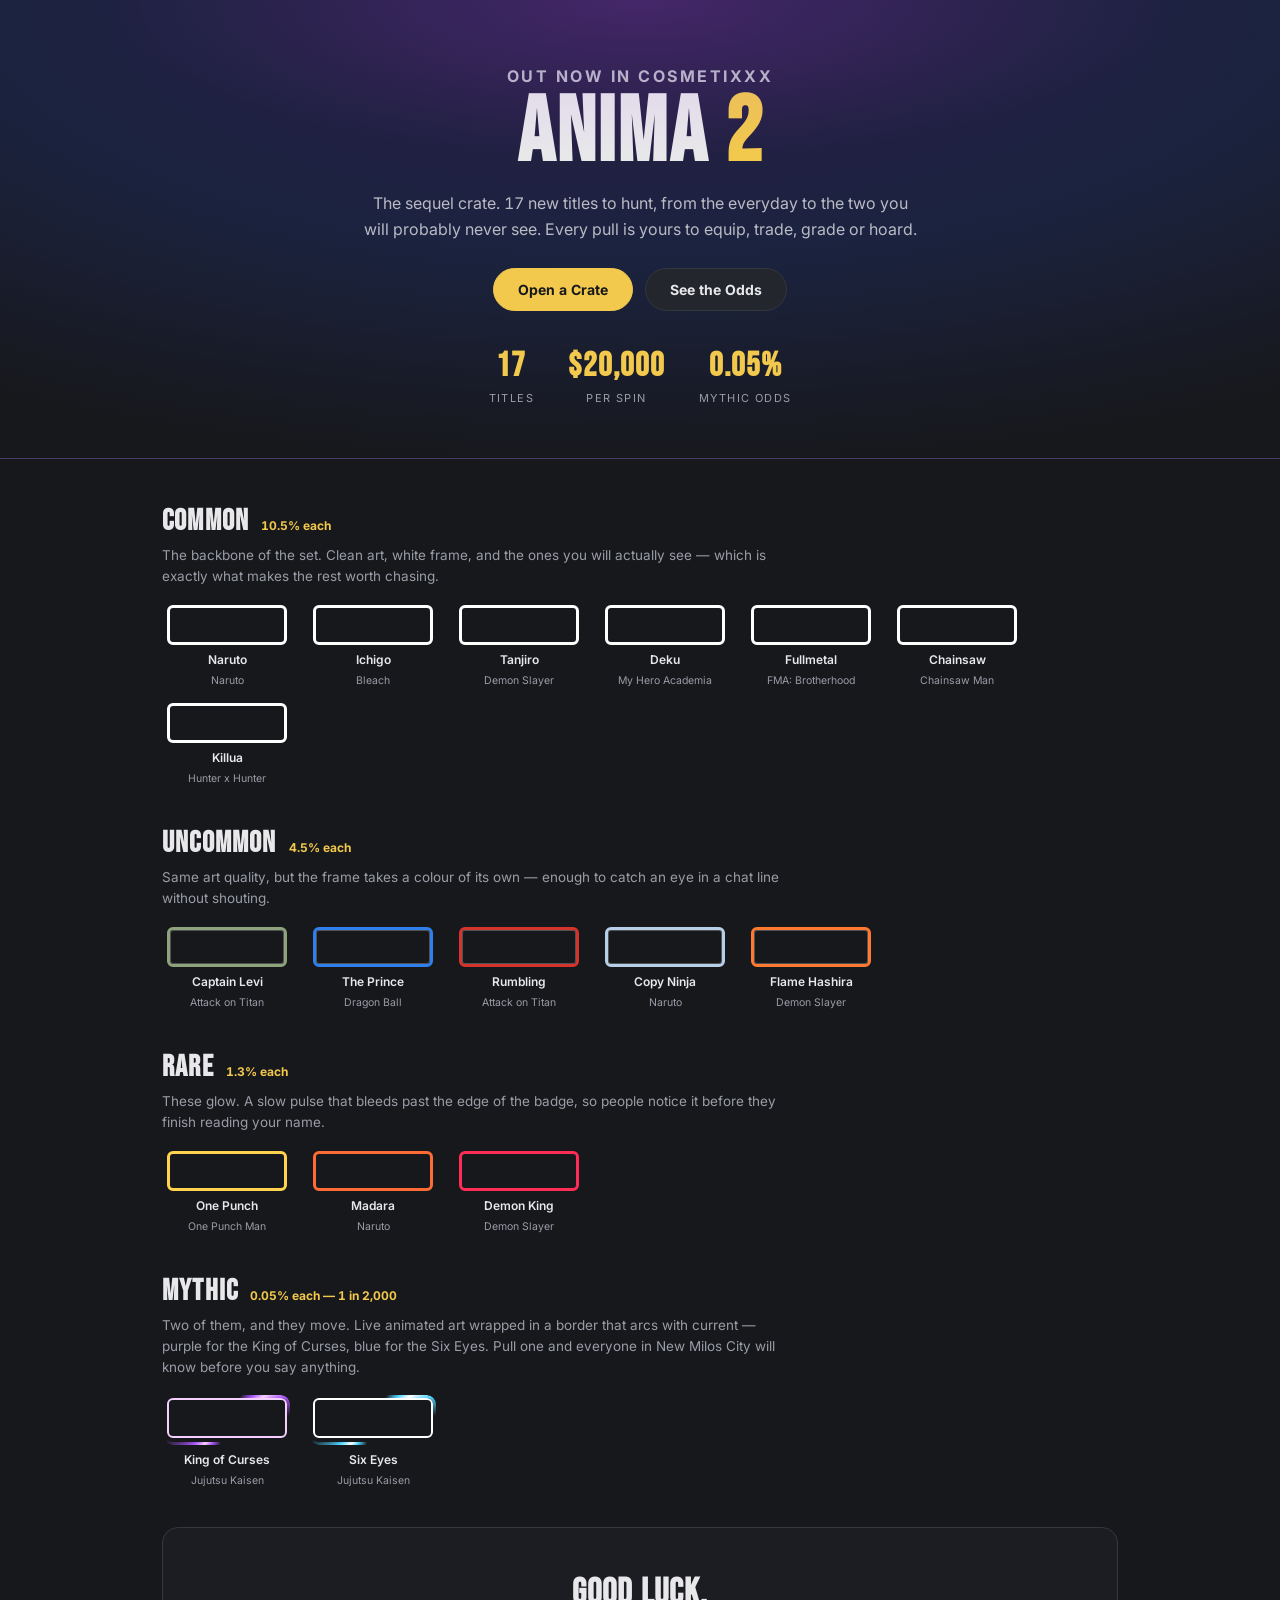
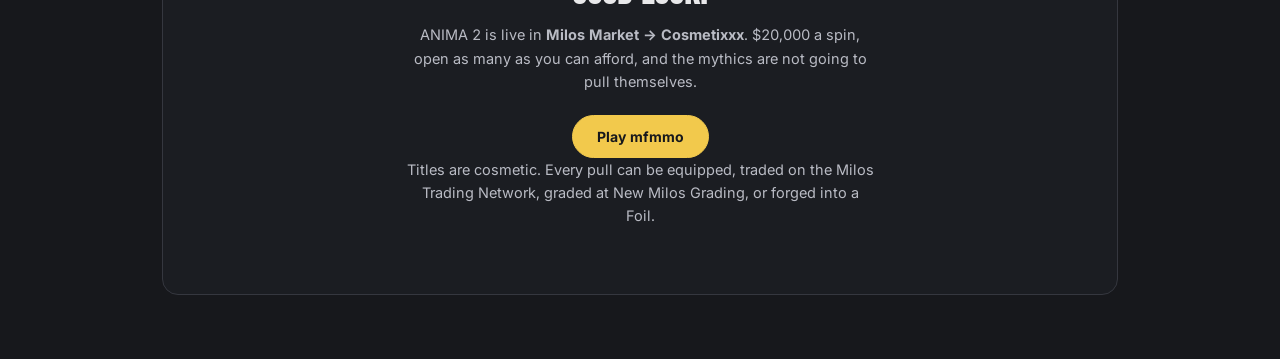
<file: anima2/index.html>
<!DOCTYPE html>
<html lang="en">
<head>
<meta charset="utf-8">
<meta name="viewport" content="width=device-width, initial-scale=1">
<title>ANIMA 2 CRATE — Out Now in Cosmetixxx</title>
<meta name="description" content="17 new titles. Two mythics at 0.05%. Out now in Cosmetixxx for $20,000 a spin.">
<link rel="preconnect" href="https://fonts.googleapis.com">
<link rel="preconnect" href="https://fonts.gstatic.com" crossorigin>
<link href="https://fonts.googleapis.com/css2?family=Bebas+Neue&family=Inter:wght@400;600;700&display=swap" rel="stylesheet">
<style>
  :root {
    --surface-0:#17181c; --surface-1:#1b1d22; --surface-2:#1e2027; --surface-3:#24262e;
    --border-default:#35373f; --border-hairline:#2a2c33;
    --text-primary:#e8e8ea; --text-secondary:#b9bbc4; --text-muted:#9a9ca6;
    --accent:#f2c94c;
  }
  * { box-sizing:border-box; }
  body { margin:0; padding:0; background:var(--surface-0); color:var(--text-primary);
         font-family:Inter,system-ui,sans-serif; font-variant-numeric:tabular-nums; }
  .wrap { max-width:1000px; margin:0 auto; padding:0 22px 64px; }

  /* ---------- hero ---------- */
  .hero { position:relative; overflow:hidden; text-align:center; padding:64px 22px 52px; margin-bottom:44px;
          background:radial-gradient(120% 130% at 50% 0%, #2b1b45 0%, #1b2340 42%, #17181c 78%);
          border-bottom:1px solid #4a3a6b; }
  .hero::after { content:''; position:absolute; inset:0; pointer-events:none;
                 background:radial-gradient(60% 50% at 50% 0%, rgba(168,85,247,.20), transparent 70%); }
  .eyebrow { position:relative; font-size:12px; letter-spacing:2.5px; text-transform:uppercase;
             color:var(--accent); font-weight:700; margin:0 0 10px; }
  .hero h1 { position:relative; font-family:'Bebas Neue',sans-serif; font-size:clamp(52px,10vw,92px);
             letter-spacing:2px; line-height:.95; margin:0 0 14px; }
  .hero h1 span { color:var(--accent); }
  .hero p { position:relative; margin:0 auto; max-width:56ch; font-size:16px; line-height:1.6; color:var(--text-secondary); }
  .hero-cta { position:relative; margin-top:26px; display:flex; gap:12px; justify-content:center; flex-wrap:wrap; }
  .btn { font:inherit; font-size:14px; font-weight:700; padding:12px 24px; border-radius:999px;
         border:1px solid var(--border-default); background:var(--surface-3); color:var(--text-primary);
         cursor:pointer; text-decoration:none; display:inline-block; }
  .btn-primary { background:var(--accent); color:#17181c; border-color:var(--accent); }
  .hero-stats { position:relative; margin-top:34px; display:flex; gap:34px; justify-content:center; flex-wrap:wrap; }
  .stat b { display:block; font-family:'Bebas Neue',sans-serif; font-size:34px; letter-spacing:1px; color:var(--accent); }
  .stat span { font-size:11px; letter-spacing:1.4px; text-transform:uppercase; color:var(--text-muted); }

  /* ---------- sections ---------- */
  .sec { margin-bottom:40px; }
  .sec-head { display:flex; align-items:baseline; gap:12px; flex-wrap:wrap; margin-bottom:6px; }
  .sec-head h2 { font-family:'Bebas Neue',sans-serif; font-size:30px; letter-spacing:1.2px; margin:0; }
  .odds { font-size:12px; font-weight:700; color:var(--accent); }
  .sec-note { color:var(--text-muted); font-size:13.5px; margin:0 0 18px; line-height:1.55; max-width:70ch; }
  .row { display:flex; gap:16px; flex-wrap:wrap; }
  .chip-wrap { display:flex; flex-direction:column; align-items:center; gap:7px; width:130px; }
  .chip-label { font-size:12px; color:var(--text-primary); font-weight:600; text-align:center; }
  .chip-src { font-size:10.5px; color:var(--text-muted); text-align:center; }

  .closer { text-align:center; padding:44px 22px; background:var(--surface-1);
            border:1px solid var(--border-default); border-radius:16px; }
  .closer h2 { font-family:'Bebas Neue',sans-serif; font-size:36px; letter-spacing:1.2px; margin:0 0 8px; }
  .closer p { margin:0 auto 22px; max-width:52ch; color:var(--text-secondary); font-size:14.5px; line-height:1.6; }
  .fine { text-align:center; color:var(--text-muted); font-size:11.5px; margin-top:26px; line-height:1.6; }

  /* ---------- badge rendering ---------- */
  .title-badge { display:inline-block; padding:2px 10px; border-radius:6px; font-size:12px;
                 line-height:1.6; white-space:nowrap; overflow:hidden; }
  .title-text-hidden { visibility:hidden; }
  .title-badge:has(.title-text-hidden) { width:120px; height:40px; }

  .a2-art { background-size:cover; background-position:center; }
  .a2-common   { border:3px solid #fff; }
  .a2-uncommon { border:3px solid var(--a2c); box-shadow:inset 0 0 0 1px rgba(255,255,255,.25); }
  .a2-rare { border:3px solid var(--a2c); animation:a2-glow 2.2s ease-in-out infinite; }
  @keyframes a2-glow {
    0%,100% { box-shadow:0 0 6px 0 var(--a2c), inset 0 0 0 1px rgba(255,255,255,.3); }
    50%     { box-shadow:0 0 16px 4px var(--a2c), inset 0 0 0 1px rgba(255,255,255,.5); }
  }

  @property --a2volt { syntax:'<angle>'; initial-value:0deg; inherits:false; }
  .a2-mythic-wrap { position:relative; display:inline-block; border-radius:9px; padding:3px;
                    --volt:#4dd2ff; --volt-hot:#ffffff; --volt-dim:#2f9fd6; }
  .a2-mythic-wrap::before {
    content:''; position:absolute; inset:0; border-radius:9px; padding:3px;
    background:conic-gradient(from var(--a2volt),
      transparent 0 8%, var(--volt) 13%, var(--volt-hot) 16%, var(--volt) 19%, transparent 24% 54%,
      var(--volt) 59%, var(--volt-hot) 62%, var(--volt) 65%, transparent 70% 100%);
    -webkit-mask:linear-gradient(#000 0 0) content-box, linear-gradient(#000 0 0);
    -webkit-mask-composite:xor; mask-composite:exclude;
    animation:a2-arc 1.25s linear infinite, a2-arc-flicker .28s steps(1,end) infinite;
  }
  @keyframes a2-arc { to { --a2volt:360deg; } }
  @keyframes a2-arc-flicker { 0%,100%{opacity:1} 40%{opacity:.55} 55%{opacity:1} 78%{opacity:.75} }
  .a2-mythic { border:2px solid var(--volt-hot); animation:a2-volt .9s steps(1,end) infinite; }
  @keyframes a2-volt {
    0%   { border-color:var(--volt);     box-shadow:0 0 4px var(--volt), 0 0 9px color-mix(in srgb, var(--volt) 55%, transparent); }
    9%   { border-color:var(--volt-hot); box-shadow:0 0 9px var(--volt-hot), 0 0 20px color-mix(in srgb, var(--volt) 95%, transparent); }
    14%  { border-color:var(--volt-dim); box-shadow:0 0 3px var(--volt-dim), 0 0 7px color-mix(in srgb, var(--volt-dim) 45%, transparent); }
    31%  { border-color:var(--volt-hot); box-shadow:0 0 8px var(--volt), 0 0 17px color-mix(in srgb, var(--volt) 80%, transparent); }
    38%  { border-color:var(--volt);     box-shadow:0 0 4px var(--volt), 0 0 10px color-mix(in srgb, var(--volt) 50%, transparent); }
    62%  { border-color:var(--volt-hot); box-shadow:0 0 11px var(--volt-hot), 0 0 24px var(--volt); }
    69%  { border-color:var(--volt-dim); box-shadow:0 0 2px var(--volt-dim), 0 0 6px color-mix(in srgb, var(--volt-dim) 35%, transparent); }
    88%  { border-color:var(--volt-hot); box-shadow:0 0 7px var(--volt), 0 0 15px color-mix(in srgb, var(--volt) 70%, transparent); }
  }
  .volt-purple { --volt:#a855f7; --volt-hot:#f5d0fe; --volt-dim:#6d28d9; }
  .volt-blue   { --volt:#4dd2ff; --volt-hot:#ffffff; --volt-dim:#2f9fd6; }

  @media (prefers-reduced-motion: reduce) {
    .a2-rare, .a2-mythic, .a2-mythic-wrap::before { animation:none; }
    .a2-mythic { border-color:var(--volt-hot); box-shadow:0 0 8px var(--volt); }
  }

  .a2-naruto  { background-image:url('https://media.giphy.com/media/qMnhxcHyeBJDFlxnZa/giphy_s.gif'); background-position:center 22%; }
  .a2-ichigo  { background-image:url('https://media.giphy.com/media/8uaOiZk0xg2Na/giphy_s.gif');      background-position:center 25%; }
  .a2-tanjiro { background-image:url('https://media.giphy.com/media/HlnAuBeR5PCMy3WxYC/giphy_s.gif'); background-position:center 42%; }
  .a2-deku    { background-image:url('https://media.giphy.com/media/WYbbmUWZ7P25o75gDn/giphy_s.gif'); background-position:center 52%; }
  .a2-edward  { background-image:url('https://media.giphy.com/media/SgMZCcCv8Thm0/giphy_s.gif');      background-position:center 45%; }
  .a2-denji   { background-image:url('https://media.giphy.com/media/ppsHFdRAAlG8UapZXc/giphy_s.gif'); background-position:center 30%; }
  .a2-killua  { background-image:url('https://media.giphy.com/media/ijsYTyxaMzZh6/giphy_s.gif');      background-position:center 32%; }
  .a2-levi    { background-image:url('https://media.giphy.com/media/9KCPkAcRqU9j2/giphy_s.gif');      background-position:center 38%; }
  .a2-vegeta  { background-image:url('https://media.giphy.com/media/do0xfdH2Ssh56/giphy_s.gif');      background-position:center 20%; }
  .a2-eren    { background-image:url('https://media.giphy.com/media/9SvQFZ5xoGHza/giphy_s.gif');      background-position:center 38%; }
  .a2-kakashi { background-image:url('https://media.giphy.com/media/vXyIMuWbGTMtO/giphy_s.gif');      background-position:center 45%; }
  .a2-rengoku { background-image:url('https://media.giphy.com/media/D6gVnzfoZSOOEehnhM/giphy_s.gif'); background-position:center 14%; }
  .a2-saitama { background-image:url('https://media.giphy.com/media/arbHBoiUWUgmc/giphy_s.gif');      background-position:center 33%; }
  .a2-madara  { background-image:url('https://media.giphy.com/media/RDnBOLf1rwsIo/giphy_s.gif');      background-position:center 48%; }
  .a2-muzan   { background-image:url('https://media.giphy.com/media/HQ6fxLDUW4ZgaumSyz/giphy_s.gif'); background-position:center 28%; }
  .a2-sukuna  { background-image:url('https://media.giphy.com/media/Gy2JTYgbB7RGqzarXB/giphy.gif');   background-position:center 40%; }
  .a2-gojo    { background-image:url('https://media.giphy.com/media/Da7tyT3iQ1gKK1MKiK/giphy.gif');   background-position:center 32%; }
</style>
</head>
<body>

<header class="hero">
  <p class="eyebrow">Out now in Cosmetixxx</p>
  <h1>ANIMA <span>2</span></h1>
  <p>The sequel crate. 17 new titles to hunt, from the everyday to the two you will
     probably never see. Every pull is yours to equip, trade, grade or hoard.</p>
  <div class="hero-cta">
    <a class="btn btn-primary" href="https://mfmmo.com">Open a Crate</a>
    <a class="btn" href="#odds">See the Odds</a>
  </div>
  <div class="hero-stats">
    <div class="stat"><b>17</b><span>Titles</span></div>
    <div class="stat"><b>$20,000</b><span>Per Spin</span></div>
    <div class="stat"><b>0.05%</b><span>Mythic Odds</span></div>
  </div>
</header>

<div class="wrap">

<div class="sec" id="odds">
  <div class="sec-head"><h2>Common</h2><span class="odds">10.5% each</span></div>
  <p class="sec-note">The backbone of the set. Clean art, white frame, and the ones you will actually
    see — which is exactly what makes the rest worth chasing.</p>
  <div class="row">
    <div class="chip-wrap"><span class="title-badge a2-art a2-common a2-naruto"><span class="title-text title-text-hidden">Naruto</span></span><span class="chip-label">Naruto</span><span class="chip-src">Naruto</span></div>
    <div class="chip-wrap"><span class="title-badge a2-art a2-common a2-ichigo"><span class="title-text title-text-hidden">Ichigo</span></span><span class="chip-label">Ichigo</span><span class="chip-src">Bleach</span></div>
    <div class="chip-wrap"><span class="title-badge a2-art a2-common a2-tanjiro"><span class="title-text title-text-hidden">Tanjiro</span></span><span class="chip-label">Tanjiro</span><span class="chip-src">Demon Slayer</span></div>
    <div class="chip-wrap"><span class="title-badge a2-art a2-common a2-deku"><span class="title-text title-text-hidden">Deku</span></span><span class="chip-label">Deku</span><span class="chip-src">My Hero Academia</span></div>
    <div class="chip-wrap"><span class="title-badge a2-art a2-common a2-edward"><span class="title-text title-text-hidden">Fullmetal</span></span><span class="chip-label">Fullmetal</span><span class="chip-src">FMA: Brotherhood</span></div>
    <div class="chip-wrap"><span class="title-badge a2-art a2-common a2-denji"><span class="title-text title-text-hidden">Chainsaw</span></span><span class="chip-label">Chainsaw</span><span class="chip-src">Chainsaw Man</span></div>
    <div class="chip-wrap"><span class="title-badge a2-art a2-common a2-killua"><span class="title-text title-text-hidden">Killua</span></span><span class="chip-label">Killua</span><span class="chip-src">Hunter x Hunter</span></div>
  </div>
</div>

<div class="sec">
  <div class="sec-head"><h2>Uncommon</h2><span class="odds">4.5% each</span></div>
  <p class="sec-note">Same art quality, but the frame takes a colour of its own — enough to catch an eye
    in a chat line without shouting.</p>
  <div class="row">
    <div class="chip-wrap"><span class="title-badge a2-art a2-uncommon a2-levi" style="--a2c:#8fa37a"><span class="title-text title-text-hidden">Captain Levi</span></span><span class="chip-label">Captain Levi</span><span class="chip-src">Attack on Titan</span></div>
    <div class="chip-wrap"><span class="title-badge a2-art a2-uncommon a2-vegeta" style="--a2c:#2f80ed"><span class="title-text title-text-hidden">The Prince</span></span><span class="chip-label">The Prince</span><span class="chip-src">Dragon Ball</span></div>
    <div class="chip-wrap"><span class="title-badge a2-art a2-uncommon a2-eren" style="--a2c:#d4342c"><span class="title-text title-text-hidden">Rumbling</span></span><span class="chip-label">Rumbling</span><span class="chip-src">Attack on Titan</span></div>
    <div class="chip-wrap"><span class="title-badge a2-art a2-uncommon a2-kakashi" style="--a2c:#b8cfe8"><span class="title-text title-text-hidden">Copy Ninja</span></span><span class="chip-label">Copy Ninja</span><span class="chip-src">Naruto</span></div>
    <div class="chip-wrap"><span class="title-badge a2-art a2-uncommon a2-rengoku" style="--a2c:#ff7a2f"><span class="title-text title-text-hidden">Flame Hashira</span></span><span class="chip-label">Flame Hashira</span><span class="chip-src">Demon Slayer</span></div>
  </div>
</div>

<div class="sec">
  <div class="sec-head"><h2>Rare</h2><span class="odds">1.3% each</span></div>
  <p class="sec-note">These glow. A slow pulse that bleeds past the edge of the badge, so people notice
    it before they finish reading your name.</p>
  <div class="row">
    <div class="chip-wrap"><span class="title-badge a2-art a2-rare a2-saitama" style="--a2c:#ffd34d"><span class="title-text title-text-hidden">One Punch</span></span><span class="chip-label">One Punch</span><span class="chip-src">One Punch Man</span></div>
    <div class="chip-wrap"><span class="title-badge a2-art a2-rare a2-madara" style="--a2c:#ff6b35"><span class="title-text title-text-hidden">Madara</span></span><span class="chip-label">Madara</span><span class="chip-src">Naruto</span></div>
    <div class="chip-wrap"><span class="title-badge a2-art a2-rare a2-muzan" style="--a2c:#ff2d55"><span class="title-text title-text-hidden">Demon King</span></span><span class="chip-label">Demon King</span><span class="chip-src">Demon Slayer</span></div>
  </div>
</div>

<div class="sec">
  <div class="sec-head"><h2>Mythic</h2><span class="odds">0.05% each &mdash; 1 in 2,000</span></div>
  <p class="sec-note">Two of them, and they move. Live animated art wrapped in a border that arcs with
    current — purple for the King of Curses, blue for the Six Eyes. Pull one and everyone in New Milos
    City will know before you say anything.</p>
  <div class="row">
    <div class="chip-wrap"><span class="a2-mythic-wrap volt-purple"><span class="title-badge a2-art a2-mythic a2-sukuna"><span class="title-text title-text-hidden">King of Curses</span></span></span><span class="chip-label">King of Curses</span><span class="chip-src">Jujutsu Kaisen</span></div>
    <div class="chip-wrap"><span class="a2-mythic-wrap volt-blue"><span class="title-badge a2-art a2-mythic a2-gojo"><span class="title-text title-text-hidden">Six Eyes</span></span></span><span class="chip-label">Six Eyes</span><span class="chip-src">Jujutsu Kaisen</span></div>
  </div>
</div>

<div class="closer">
  <h2>Good luck.</h2>
  <p>ANIMA 2 is live in <b>Milos Market &rarr; Cosmetixxx</b>. $20,000 a spin, open as many as you can
    afford, and the mythics are not going to pull themselves.</p>
  <a class="btn btn-primary" href="https://mfmmo.com">Play mfmmo</a>
  <p class="fine">Titles are cosmetic. Every pull can be equipped, traded on the Milos Trading Network,
    graded at New Milos Grading, or forged into a Foil.</p>
</div>

</div>
</body>
</html>
</file>
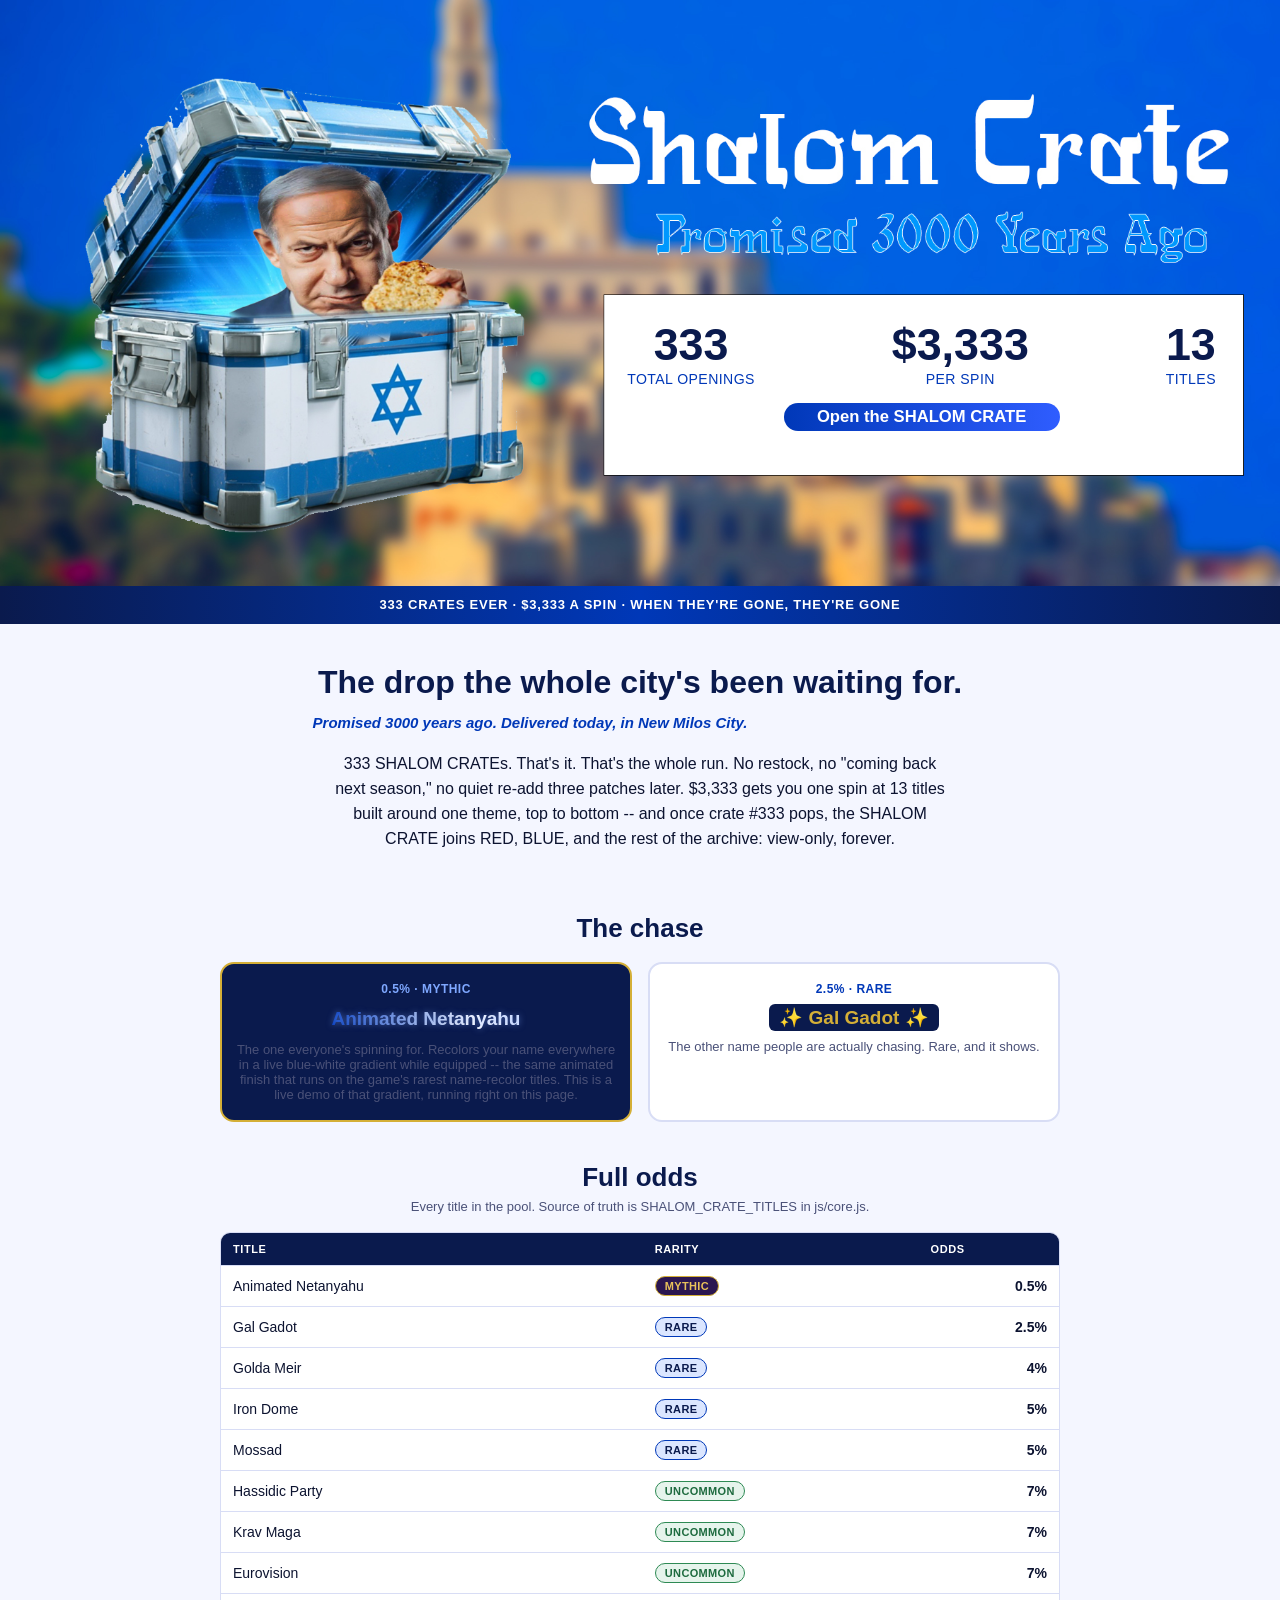
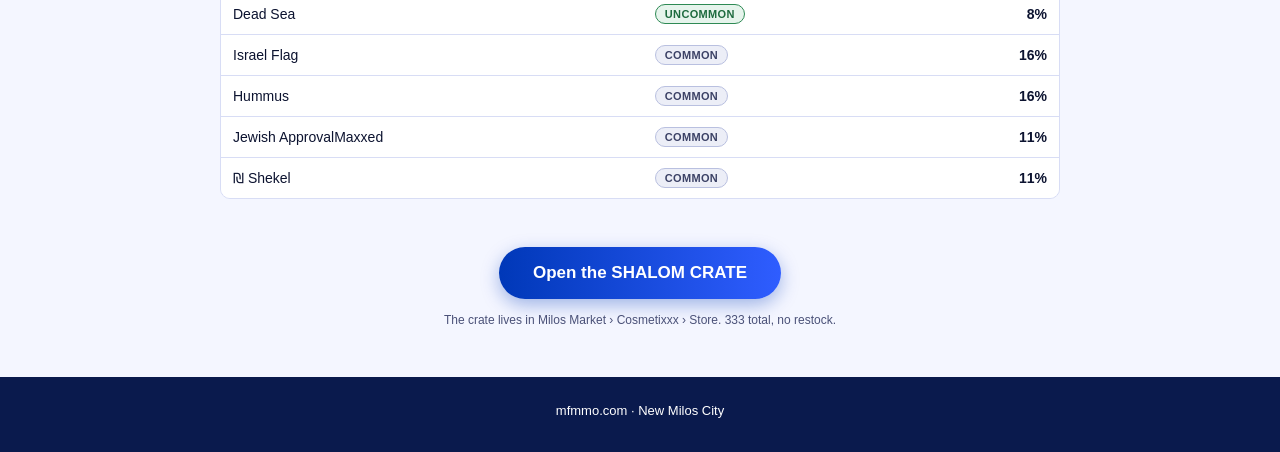
<file: bigyahu/index.html>
<!doctype html>
<html lang="en">
<head>
<meta charset="utf-8">
<meta name="viewport" content="width=device-width, initial-scale=1">
<title>SHALOM CRATE — mfmmo.com</title>
<meta name="description" content="333 SHALOM CRATEs, ever. $3,333 a spin. Promised 3000 years ago, delivered today in New Milos City.">
<style>
  :root {
    --blue-deep: #0a1a4d;
    --blue: #0038b8;
    --blue-bright: #2f5dff;
    --white: #ffffff;
    --ink: #0c1330;
    --paper: #f4f6ff;
    --gold: #d4af37;
    --line: #d8ddf5;
  }
  * { box-sizing: border-box; }
  html, body {
    margin: 0;
    padding: 0;
    background: var(--paper);
    color: var(--ink);
    font-family: -apple-system, BlinkMacSystemFont, "Segoe UI", Roboto, Helvetica, Arial, sans-serif;
    overflow-x: hidden;
    width: 100%;
  }
  img, table { max-width: 100%; }
  a { color: inherit; }

  /* ---------- Hero ---------- */
  .hero {
    position: relative;
    width: 100%;
    line-height: 0;
    background: var(--blue-deep);
  }
  .hero-art {
    position: relative;
    line-height: 0;
  }
  .hero img {
    display: block;
    width: 100%;
    height: auto;
  }
  /* The banner artwork has a white rounded panel baked in at roughly
     left 46% / top 44% / width 52% / height 40% -- same geometry the
     in-game feature banner uses for .shalom-banner-box (see style.css).
     Overlay the stat tiles + a compact CTA into that rect so the panel
     isn't empty. Falls back to normal in-flow content below 700px,
     mirroring the in-game no-artwork breakpoint, but keeps the artwork
     itself visible (this page always shows the real banner). */
  .hero-panel {
    position: absolute;
    left: 46%;
    top: 44%;
    width: 52%;
    height: 40%;
    box-sizing: border-box;
    display: flex;
    flex-direction: column;
    align-items: center;
    justify-content: center;
    gap: clamp(4px, 1.6vw, 16px);
    padding: 2% 3%;
    text-align: center;
    overflow: hidden;
    color: var(--blue-deep);
  }
  .hero-panel-stats {
    display: flex;
    justify-content: space-between;
    align-items: center;
    gap: clamp(4px, 2vw, 18px);
    width: 100%;
  }
  .hero-panel-stats .hero-stat {
    display: flex;
    flex-direction: column;
    line-height: 1.15;
  }
  .hero-panel-stats .hero-stat .n {
    font-size: clamp(18px, 3.5vw, 56px);
    font-weight: 800;
    white-space: nowrap;
  }
  .hero-panel-stats .hero-stat .l {
    font-size: clamp(8px, 1.1vw, 15px);
    letter-spacing: 0.03em;
    text-transform: uppercase;
    color: var(--blue);
    white-space: nowrap;
  }
  .hero-panel-cta {
    display: inline-block;
    background: linear-gradient(90deg, var(--blue), var(--blue-bright));
    color: var(--white);
    font-weight: 800;
    text-decoration: none;
    border-radius: 999px;
    white-space: nowrap;
    font-size: clamp(11px, 1.3vw, 17px);
    padding: clamp(8px, 1.1vw, 16px) clamp(16px, 2.6vw, 34px);
  }
  @media (max-width: 700px) {
    .hero-panel {
      position: static;
      width: 100%;
      height: auto;
      padding: 14px 16px 16px;
      background: var(--blue-deep);
      color: var(--white);
    }
    .hero-panel-stats { flex-wrap: wrap; gap: 14px; }
    .hero-panel-stats .hero-stat .n { font-size: 18px; }
    .hero-panel-stats .hero-stat .l { font-size: 10px; color: #9db4f2; }
    .hero-panel-cta { font-size: 14px; padding: 10px 22px; }
  }
  .hero-strip {
    background: linear-gradient(90deg, var(--blue-deep), var(--blue) 50%, var(--blue-deep));
    color: var(--white);
    text-align: center;
    padding: 10px 12px;
    font-size: 13px;
    letter-spacing: 0.06em;
    text-transform: uppercase;
    font-weight: 700;
    line-height: 1.4;
  }
  .visually-hidden {
    position: absolute;
    width: 1px;
    height: 1px;
    margin: -1px;
    padding: 0;
    overflow: hidden;
    clip: rect(0, 0, 0, 0);
    white-space: nowrap;
    border: 0;
  }

  main {
    max-width: 880px;
    margin: 0 auto;
    padding: 0 20px;
  }

  /* ---------- Hype block ---------- */
  .hype {
    text-align: center;
    padding: 40px 0 24px;
  }
  .hype h2 {
    font-size: clamp(22px, 5vw, 32px);
    margin: 0 0 10px;
    color: var(--blue-deep);
  }
  .hype .tagline {
    font-style: italic;
    color: var(--blue);
    font-weight: 600;
    margin: 0 0 18px;
    font-size: 15px;
  }
  .hype p {
    max-width: 620px;
    margin: 0 auto 14px;
    line-height: 1.55;
    font-size: 16px;
  }
  /* ---------- The chase ---------- */
  .chase {
    padding: 24px 0 8px;
  }
  .chase h2 {
    text-align: center;
    color: var(--blue-deep);
    font-size: clamp(20px, 4.5vw, 26px);
    margin: 0 0 18px;
  }
  .chase-cards {
    display: grid;
    grid-template-columns: 1fr 1fr;
    gap: 16px;
  }
  .chase-card {
    background: var(--white);
    border-radius: 14px;
    border: 2px solid var(--line);
    padding: 18px 14px;
    text-align: center;
  }
  .chase-card.chase-card-mythic {
    background: var(--blue-deep);
    border-color: var(--gold);
  }
  .chase-card .odds {
    font-size: 12px;
    font-weight: 700;
    letter-spacing: 0.04em;
    text-transform: uppercase;
    color: var(--blue);
    margin-bottom: 8px;
  }
  .chase-card-mythic .odds { color: #7fa8ff; }
  .chase-card-mythic .sub { color: #c9d1ff; }
  .chase-name {
    display: inline-block;
    font-size: 19px;
    font-weight: 800;
    padding: 4px 2px;
  }
  /* Recreation of .name-style-netanyahu-gradient (style.css) -- same animated
     blue/white gradient text used when the real title is equipped in-game. */
  @keyframes bigyahu-netanyahu-shift {
    0% { background-position: 0% 50%; }
    100% { background-position: 300% 50%; }
  }
  .netanyahu-gradient-name {
    background: linear-gradient(90deg, #0038b8, #ffffff, #7fa8ff, #ffffff, #0038b8);
    background-size: 300% 100%;
    -webkit-background-clip: text;
    background-clip: text;
    color: transparent;
    text-shadow: 0 0 6px rgba(127, 168, 255, 0.5);
    animation: bigyahu-netanyahu-shift 4s linear infinite;
  }
  .chase-card .sub {
    margin: 8px 0 0;
    font-size: 13px;
    color: #4a5178;
  }
  .galgadot-name {
    color: var(--gold);
    background: var(--blue-deep);
    border-radius: 6px;
    padding: 2px 10px;
  }

  /* ---------- Odds table ---------- */
  .odds-section {
    padding: 32px 0 8px;
  }
  .odds-section h2 {
    text-align: center;
    color: var(--blue-deep);
    font-size: clamp(20px, 4.5vw, 26px);
    margin: 0 0 6px;
  }
  .odds-note {
    text-align: center;
    font-size: 13px;
    color: #4a5178;
    margin: 0 0 18px;
  }
  .odds-table-wrap {
    overflow-x: auto;
    -webkit-overflow-scrolling: touch;
    border: 1px solid var(--line);
    border-radius: 10px;
  }
  table.odds-table {
    width: 100%;
    border-collapse: collapse;
    background: var(--white);
    font-size: 14px;
  }
  .odds-table th, .odds-table td {
    padding: 10px 12px;
    text-align: left;
    border-bottom: 1px solid var(--line);
    white-space: nowrap;
  }
  .odds-table th {
    background: var(--blue-deep);
    color: var(--white);
    font-size: 11px;
    letter-spacing: 0.05em;
    text-transform: uppercase;
  }
  .odds-table tr:last-child td { border-bottom: none; }
  .odds-table td.pct { font-weight: 700; text-align: right; font-variant-numeric: tabular-nums; }
  .rarity-pill {
    display: inline-block;
    padding: 3px 9px;
    border-radius: 999px;
    font-size: 11px;
    font-weight: 700;
    letter-spacing: 0.03em;
    text-transform: uppercase;
  }
  .rarity-mythic  { background: #2b1650; color: #e9c15a; border: 1px solid #d4af37; }
  .rarity-rare    { background: #dbe6ff; color: var(--blue-deep); border: 1px solid var(--blue); }
  .rarity-uncommon{ background: #e6f4ec; color: #1e6b3f; border: 1px solid #2e8a54; }
  .rarity-common  { background: #eceef7; color: #3c4266; border: 1px solid #b9c0e0; }

  /* ---------- CTA ---------- */
  .cta {
    text-align: center;
    padding: 40px 0 20px;
  }
  .cta a.button {
    display: inline-block;
    background: linear-gradient(90deg, var(--blue), var(--blue-bright));
    color: var(--white);
    font-weight: 800;
    font-size: 17px;
    text-decoration: none;
    padding: 16px 34px;
    border-radius: 999px;
    box-shadow: 0 6px 18px rgba(0, 56, 184, 0.35);
  }
  .cta .fine {
    margin: 14px auto 0;
    max-width: 420px;
    font-size: 12px;
    color: #4a5178;
  }

  footer {
    text-align: center;
    padding: 26px 20px 34px;
    font-size: 13px;
    color: var(--white);
    background: var(--blue-deep);
    margin-top: 30px;
  }

  @media (max-width: 480px) {
    .chase-cards { grid-template-columns: 1fr; }
    main { padding: 0 14px; }
  }
</style>
</head>
<body>

  <div class="hero">
    <div class="hero-art">
      <img src="/img/shalom-banner.jpg" alt="SHALOM CRATE -- limited-run Israel-themed title crate">
      <div class="hero-panel">
        <div class="hero-panel-stats">
          <div class="hero-stat"><span class="n">333</span><span class="l">Total Openings</span></div>
          <div class="hero-stat"><span class="n">$3,333</span><span class="l">Per Spin</span></div>
          <div class="hero-stat"><span class="n">13</span><span class="l">Titles</span></div>
        </div>
        <a class="hero-panel-cta" href="https://mfmmo.com">Open the SHALOM CRATE</a>
      </div>
    </div>
    <div class="hero-strip">333 crates ever &middot; $3,333 a spin &middot; when they're gone, they're gone</div>
  </div>

  <h1 class="visually-hidden">SHALOM CRATE — the SHALOM CRATE title crate at mfmmo.com</h1>

  <main>

    <section class="hype">
      <h2>The drop the whole city's been waiting for.</h2>
      <p class="tagline">Promised 3000 years ago. Delivered today, in New Milos City.</p>
      <p>
        333 SHALOM CRATEs. That's it. That's the whole run. No restock, no "coming back next
        season," no quiet re-add three patches later. $3,333 gets you one spin at 13 titles
        built around one theme, top to bottom -- and once crate #333 pops, the SHALOM CRATE
        joins RED, BLUE, and the rest of the archive: view-only, forever.
      </p>
    </section>

    <section class="chase">
      <h2>The chase</h2>
      <div class="chase-cards">
        <div class="chase-card chase-card-mythic">
          <div class="odds">0.5% &middot; Mythic</div>
          <span class="chase-name netanyahu-gradient-name">Animated Netanyahu</span>
          <p class="sub">The one everyone's spinning for. Recolors your name everywhere
            in a live blue-white gradient while equipped -- the same animated finish that
            runs on the game's rarest name-recolor titles. This is a live demo of that
            gradient, running right on this page.</p>
        </div>
        <div class="chase-card">
          <div class="odds">2.5% &middot; Rare</div>
          <span class="chase-name galgadot-name">&#10024; Gal Gadot &#10024;</span>
          <p class="sub">The other name people are actually chasing. Rare, and it shows.</p>
        </div>
      </div>
    </section>

    <section class="odds-section">
      <h2>Full odds</h2>
      <p class="odds-note">Every title in the pool. Source of truth is SHALOM_CRATE_TITLES in js/core.js.</p>
      <div class="odds-table-wrap">
        <table class="odds-table">
          <thead>
            <tr><th>Title</th><th>Rarity</th><th>Odds</th></tr>
          </thead>
          <tbody>
            <tr><td>Animated Netanyahu</td><td><span class="rarity-pill rarity-mythic">Mythic</span></td><td class="pct">0.5%</td></tr>
            <tr><td>Gal Gadot</td><td><span class="rarity-pill rarity-rare">Rare</span></td><td class="pct">2.5%</td></tr>
            <tr><td>Golda Meir</td><td><span class="rarity-pill rarity-rare">Rare</span></td><td class="pct">4%</td></tr>
            <tr><td>Iron Dome</td><td><span class="rarity-pill rarity-rare">Rare</span></td><td class="pct">5%</td></tr>
            <tr><td>Mossad</td><td><span class="rarity-pill rarity-rare">Rare</span></td><td class="pct">5%</td></tr>
            <tr><td>Hassidic Party</td><td><span class="rarity-pill rarity-uncommon">Uncommon</span></td><td class="pct">7%</td></tr>
            <tr><td>Krav Maga</td><td><span class="rarity-pill rarity-uncommon">Uncommon</span></td><td class="pct">7%</td></tr>
            <tr><td>Eurovision</td><td><span class="rarity-pill rarity-uncommon">Uncommon</span></td><td class="pct">7%</td></tr>
            <tr><td>Dead Sea</td><td><span class="rarity-pill rarity-uncommon">Uncommon</span></td><td class="pct">8%</td></tr>
            <tr><td>Israel Flag</td><td><span class="rarity-pill rarity-common">Common</span></td><td class="pct">16%</td></tr>
            <tr><td>Hummus</td><td><span class="rarity-pill rarity-common">Common</span></td><td class="pct">16%</td></tr>
            <tr><td>Jewish ApprovalMaxxed</td><td><span class="rarity-pill rarity-common">Common</span></td><td class="pct">11%</td></tr>
            <tr><td>&#8362; Shekel</td><td><span class="rarity-pill rarity-common">Common</span></td><td class="pct">11%</td></tr>
          </tbody>
        </table>
      </div>
    </section>

    <section class="cta">
      <a class="button" href="https://mfmmo.com">Open the SHALOM CRATE</a>
      <p class="fine">The crate lives in Milos Market &rsaquo; Cosmetixxx &rsaquo; Store. 333 total, no restock.</p>
    </section>

  </main>

  <footer>mfmmo.com &middot; New Milos City</footer>

</body>
</html>
</file>
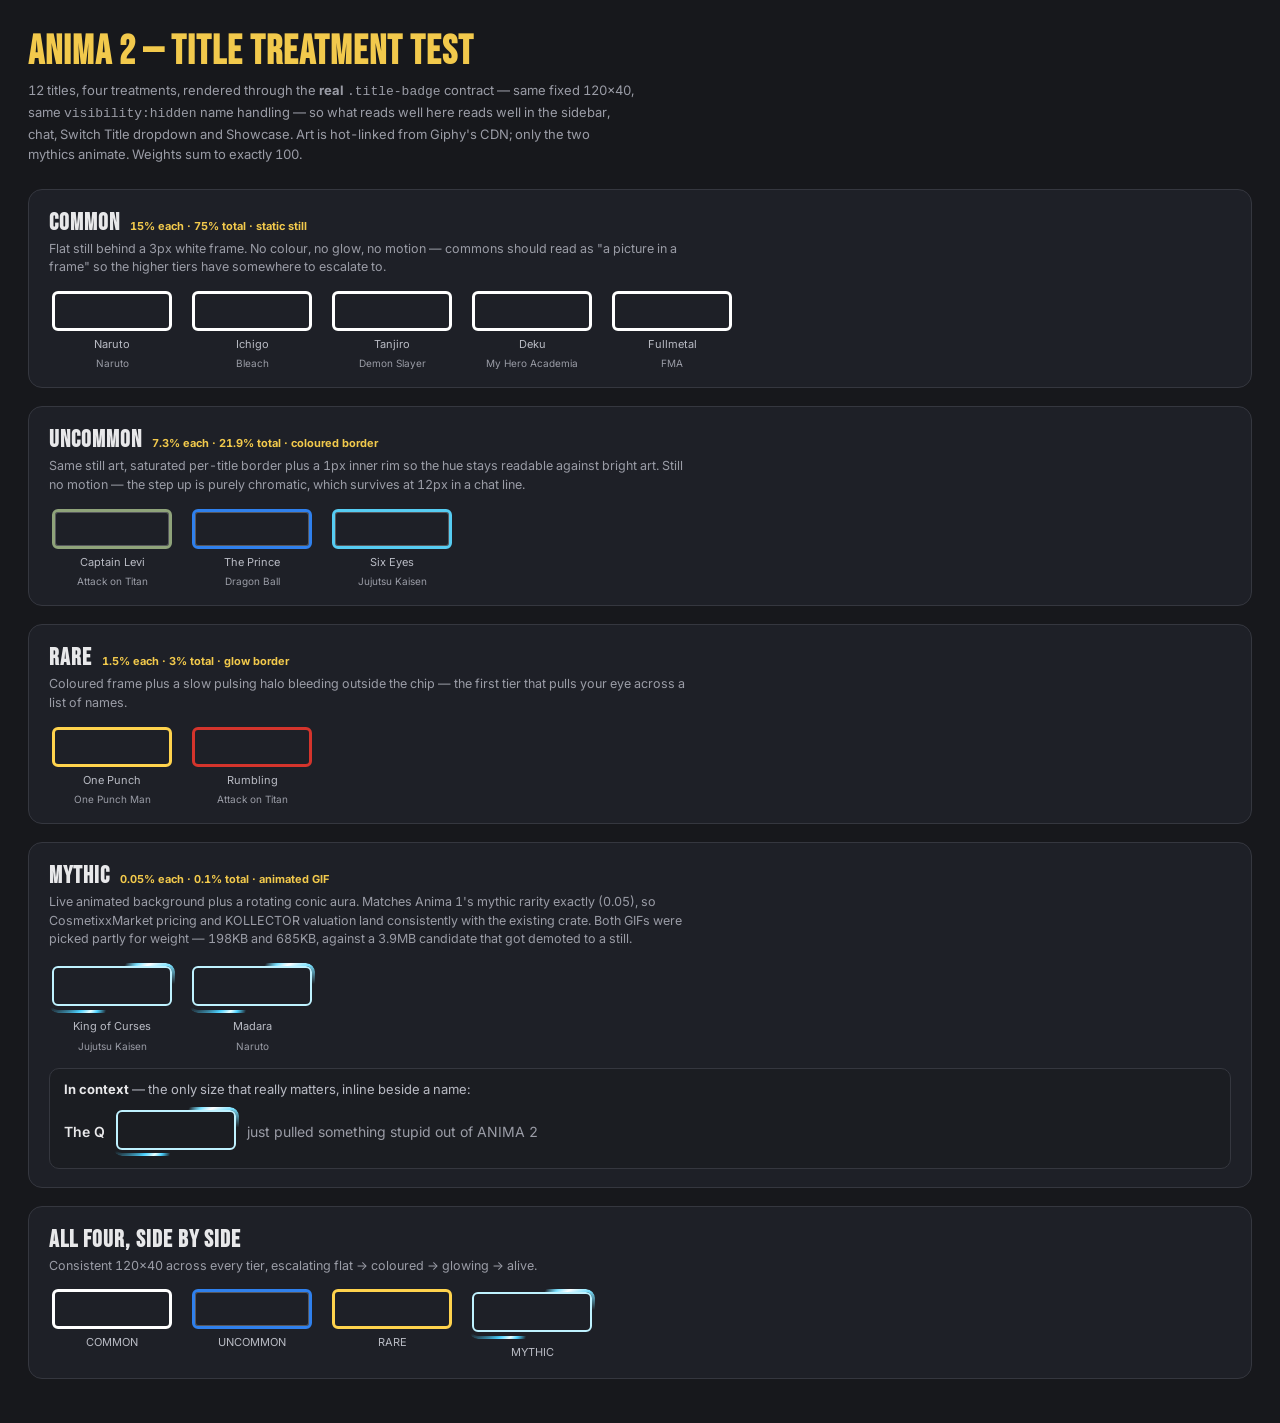
<file: titletest/index.html>
<!DOCTYPE html>
<html lang="en">
<head>
<meta charset="utf-8">
<meta name="viewport" content="width=device-width, initial-scale=1">
<title>ANIMA 2 — Title Treatment Test</title>
<link rel="preconnect" href="https://fonts.googleapis.com">
<link rel="preconnect" href="https://fonts.gstatic.com" crossorigin>
<link href="https://fonts.googleapis.com/css2?family=Bebas+Neue&family=Inter:wght@400;600;700&display=swap" rel="stylesheet">
<style>
  /* Standalone preview. Mirrors the real .title-badge contract from style.css so anything that
     looks right here looks right in the sidebar, chat, dropdown and Showcase:
       .title-badge          inline-block, 2px 10px padding, 6px radius, 12px, nowrap, overflow hidden
       .title-text-hidden    visibility:hidden (NOT display:none) -- keeps its layout box
       :has(.title-text-hidden) -> fixed 120x40 so invisible name text can't change chip width

     ART SOURCING: every image is hot-linked from Giphy's own CDN in its canonical stable form
     (media.giphy.com/media/<id>/...), i.e. embedding rather than redistributing a copy. Non-mythic
     tiers use Giphy's STILL variant (giphy_s.gif, ~10-145KB) so only the two mythics actually
     animate -- that is both the design and the reason the page stays light. */
  :root {
    --surface-0:#17181c; --surface-1:#1b1d22; --surface-2:#1e2027; --surface-3:#24262e;
    --border-default:#35373f; --text-primary:#e8e8ea; --text-secondary:#b9bbc4; --text-muted:#9a9ca6;
    --accent:#f2c94c;
  }
  * { box-sizing:border-box; }
  body { margin:0; padding:28px; background:var(--surface-0); color:var(--text-primary);
         font-family:Inter,system-ui,sans-serif; font-variant-numeric:tabular-nums; }
  h1 { font-family:'Bebas Neue',sans-serif; font-size:40px; letter-spacing:1px; margin:0 0 4px; color:var(--accent); }
  h2 { font-family:'Bebas Neue',sans-serif; font-size:24px; letter-spacing:1px; margin:0; }
  .sub { color:var(--text-muted); font-size:13px; margin:0 0 24px; max-width:76ch; line-height:1.55; }
  .tier { background:var(--surface-2); border:1px solid var(--border-default); border-radius:14px;
          padding:18px 20px; margin-bottom:18px; }
  .tier-head { display:flex; align-items:baseline; gap:10px; flex-wrap:wrap; margin-bottom:3px; }
  .pct { font-size:11px; color:var(--accent); font-weight:700; }
  .tier-note { color:var(--text-muted); font-size:12.5px; margin:0 0 14px; line-height:1.5; max-width:80ch; }
  .row { display:flex; gap:14px; flex-wrap:wrap; align-items:flex-start; }
  .chip-wrap { display:flex; flex-direction:column; align-items:center; gap:6px; width:126px; }
  .chip-label { font-size:11px; color:var(--text-secondary); text-align:center; line-height:1.3; }
  .chip-src { font-size:10px; color:var(--text-muted); }
  .ctx { margin-top:16px; padding:12px 14px; background:var(--surface-1);
         border:1px solid var(--border-default); border-radius:10px; font-size:13px; color:var(--text-secondary); }
  .ctx b { color:var(--text-primary); }

  /* ---------- real badge contract ---------- */
  .title-badge { display:inline-block; padding:2px 10px; border-radius:6px; font-size:12px;
                 line-height:1.6; white-space:nowrap; overflow:hidden; }
  .title-text-hidden { visibility:hidden; }
  .title-badge:has(.title-text-hidden) { width:120px; height:40px; }

  /* ================= ANIMA 2 — TIER TREATMENTS ================= */
  .a2-art { background-size:cover; background-position:center; }

  /* COMMON: flat still, 3px white frame, no effects (same as Anima 1's commons) */
  .a2-common { border:3px solid #fff; }

  /* UNCOMMON: still + saturated per-title border, faint inner rim so the hue survives bright art */
  .a2-uncommon { border:3px solid var(--a2c); box-shadow:inset 0 0 0 1px rgba(255,255,255,.25); }

  /* RARE: coloured frame + pulsing halo that bleeds OUTSIDE the chip.
     box-shadow, not a wrapper -- costs no extra DOM and can't be clipped by overflow:hidden. */
  .a2-rare { border:3px solid var(--a2c); animation:a2-glow 2.2s ease-in-out infinite; }
  @keyframes a2-glow {
    0%,100% { box-shadow:0 0 6px 0 var(--a2c), inset 0 0 0 1px rgba(255,255,255,.3); }
    50%     { box-shadow:0 0 16px 4px var(--a2c), inset 0 0 0 1px rgba(255,255,255,.5); }
  }

  /* MYTHIC: animated GIF + an electrified border -- two independent layers so the result reads as
     live current rather than a spinning ring.

     NOTE: the previous version rotated the pseudo-element itself (transform:rotate). That only
     works on a SQUARE box; on a 120x40 chip it swept the rectangle out into a giant tilted slab
     hanging off the badge. The fix is to rotate the GRADIENT, not the element -- @property lets an
     <angle> custom property be animated, so `conic-gradient(from var(--a2volt) ...)` spins in place
     with the box perfectly still.

     Layer 1 (wrapper ::before): a masked ring carrying two bright arcs that travel around the
       perimeter -- current running the circuit.
     Layer 2 (the chip border): a fast, irregular flicker on border-colour and glow, using
       steps(1,end) so it snaps between states instead of easing. Even timing reads as "pulsing";
       uneven timing reads as "arcing". The keyframe stops below are deliberately not evenly spaced.

     If @property is unsupported the arcs simply hold still and the flicker carries the effect, so
     it degrades to "buzzing" rather than breaking. */
  @property --a2volt { syntax:'<angle>'; initial-value:0deg; inherits:false; }

  .a2-mythic-wrap { position:relative; display:inline-block; border-radius:9px; padding:3px; }
  .a2-mythic-wrap::before {
    content:''; position:absolute; inset:0; border-radius:9px; padding:3px;
    background:conic-gradient(from var(--a2volt),
      transparent 0 8%, #7ae1ff 13%, #ffffff 16%, #7ae1ff 19%, transparent 24% 54%,
      #4dd2ff 59%, #eaffff 62%, #4dd2ff 65%, transparent 70% 100%);
    -webkit-mask:linear-gradient(#000 0 0) content-box, linear-gradient(#000 0 0);
    -webkit-mask-composite:xor; mask-composite:exclude;
    animation:a2-arc 1.25s linear infinite, a2-arc-flicker .28s steps(1,end) infinite;
  }
  @keyframes a2-arc { to { --a2volt:360deg; } }
  @keyframes a2-arc-flicker {
    0%,100% { opacity:1; } 40% { opacity:.55; } 55% { opacity:1; } 78% { opacity:.75; }
  }

  /* Irregular stops = arcing, not pulsing. */
  .a2-mythic {
    border:2px solid #bff2ff;
    animation:a2-volt .9s steps(1,end) infinite;
  }
  @keyframes a2-volt {
    0%   { border-color:#9fe8ff; box-shadow:0 0 4px #4dd2ff, 0 0 9px rgba(77,210,255,.55); }
    9%   { border-color:#ffffff; box-shadow:0 0 9px #8fe9ff, 0 0 20px rgba(122,225,255,.95); }
    14%  { border-color:#7ac8ff; box-shadow:0 0 3px #2f9fd6, 0 0 7px rgba(47,159,214,.45); }
    31%  { border-color:#eaffff; box-shadow:0 0 8px #7ae1ff, 0 0 17px rgba(122,225,255,.8); }
    38%  { border-color:#9fe8ff; box-shadow:0 0 4px #4dd2ff, 0 0 10px rgba(77,210,255,.5); }
    62%  { border-color:#ffffff; box-shadow:0 0 11px #b9f2ff, 0 0 24px rgba(185,242,255,1); }
    69%  { border-color:#6fbfe6; box-shadow:0 0 2px #2f9fd6, 0 0 6px rgba(47,159,214,.35); }
    88%  { border-color:#d8faff; box-shadow:0 0 7px #7ae1ff, 0 0 15px rgba(122,225,255,.7); }
  }

  /* Sweeps convey state and stay; the electric flicker is decoration and stops. */
  @media (prefers-reduced-motion: reduce) {
    .a2-rare, .a2-mythic, .a2-mythic-wrap::before { animation:none; }
    .a2-mythic { border-color:#bff2ff; box-shadow:0 0 8px rgba(122,225,255,.7); }
  }

  /* ---------- art ----------
     Non-mythic tiers use the STILL variant. Every background-position below was set by opening the
     source image and locating the subject's face, NOT guessed: a chip is 3:1, so `cover` throws away
     50-70% of a square or portrait source, and being 15% off vertically is the difference between a
     face and a forehead.

     Three sources were REPLACED outright rather than re-cropped, because no crop could save them:
       Edward  - was a wide establishing shot of a transmutation circle; Edward was a silhouette
       Eren    - was a meme edit, "@antizsm" watermark plus ABSOLUTE DEPRESSION across the bottom
       Ichigo  - was a long shot with the character tiny in frame
     (A fourth candidate found while replacing Eren turned out to be a livestreamer named "Eren Val",
     which is exactly why each one gets looked at before it ships.) */
  .a2-naruto  { background-image:url('https://media.giphy.com/media/qMnhxcHyeBJDFlxnZa/giphy_s.gif'); background-position:center 22%; } /* full body, face high */
  .a2-ichigo  { background-image:url('https://media.giphy.com/media/8uaOiZk0xg2Na/giphy_s.gif');      background-position:center 25%; } /* REPLACED */
  .a2-tanjiro { background-image:url('https://media.giphy.com/media/HlnAuBeR5PCMy3WxYC/giphy_s.gif'); background-position:center 42%; } /* eye close-up; 42% also clears the watermark */
  .a2-deku    { background-image:url('https://media.giphy.com/media/WYbbmUWZ7P25o75gDn/giphy_s.gif'); background-position:center 52%; } /* face close-up: 25% was showing hair */
  .a2-edward  { background-image:url('https://media.giphy.com/media/SgMZCcCv8Thm0/giphy_s.gif');      background-position:center 45%; } /* REPLACED */

  .a2-levi    { background-image:url('https://media.giphy.com/media/9KCPkAcRqU9j2/giphy_s.gif');      background-position:center 38%; }
  .a2-vegeta  { background-image:url('https://media.giphy.com/media/do0xfdH2Ssh56/giphy_s.gif');      background-position:center 20%; } /* mid-scream, head near top */
  .a2-gojo    { background-image:url('https://media.giphy.com/media/veZ4IKlyBUGRUHV5zV/giphy_s.gif'); background-position:center 45%; } /* blindfold + smirk; clears the watermark */

  .a2-saitama { background-image:url('https://media.giphy.com/media/arbHBoiUWUgmc/giphy_s.gif');      background-position:center 33%; }
  .a2-eren    { background-image:url('https://media.giphy.com/media/9SvQFZ5xoGHza/giphy_s.gif');      background-position:center 38%; } /* REPLACED - Colossal Titan */

  /* Mythics: full animated GIF (198KB / 685KB -- deliberately picked light ones). */
  .a2-sukuna  { background-image:url('https://media.giphy.com/media/Gy2JTYgbB7RGqzarXB/giphy.gif');   background-position:center 40%; }
  .a2-madara  { background-image:url('https://media.giphy.com/media/RDnBOLf1rwsIo/giphy.gif');        background-position:center 48%; }
</style>
</head>
<body>

<h1>ANIMA 2 — TITLE TREATMENT TEST</h1>
<p class="sub">
  12 titles, four treatments, rendered through the <b>real</b> <code>.title-badge</code> contract —
  same fixed 120&times;40, same <code>visibility:hidden</code> name handling — so what reads well here
  reads well in the sidebar, chat, Switch Title dropdown and Showcase. Art is hot-linked from Giphy's
  CDN; only the two mythics animate. Weights sum to exactly 100.
</p>

<div class="tier">
  <div class="tier-head"><h2>COMMON</h2><span class="pct">15% each &middot; 75% total &middot; static still</span></div>
  <p class="tier-note">Flat still behind a 3px white frame. No colour, no glow, no motion — commons should
    read as "a picture in a frame" so the higher tiers have somewhere to escalate to.</p>
  <div class="row">
    <div class="chip-wrap"><span class="title-badge a2-art a2-common a2-naruto"><span class="title-text title-text-hidden">Naruto</span></span><span class="chip-label">Naruto</span><span class="chip-src">Naruto</span></div>
    <div class="chip-wrap"><span class="title-badge a2-art a2-common a2-ichigo"><span class="title-text title-text-hidden">Ichigo</span></span><span class="chip-label">Ichigo</span><span class="chip-src">Bleach</span></div>
    <div class="chip-wrap"><span class="title-badge a2-art a2-common a2-tanjiro"><span class="title-text title-text-hidden">Tanjiro</span></span><span class="chip-label">Tanjiro</span><span class="chip-src">Demon Slayer</span></div>
    <div class="chip-wrap"><span class="title-badge a2-art a2-common a2-deku"><span class="title-text title-text-hidden">Deku</span></span><span class="chip-label">Deku</span><span class="chip-src">My Hero Academia</span></div>
    <div class="chip-wrap"><span class="title-badge a2-art a2-common a2-edward"><span class="title-text title-text-hidden">Fullmetal</span></span><span class="chip-label">Fullmetal</span><span class="chip-src">FMA</span></div>
  </div>
</div>

<div class="tier">
  <div class="tier-head"><h2>UNCOMMON</h2><span class="pct">7.3% each &middot; 21.9% total &middot; coloured border</span></div>
  <p class="tier-note">Same still art, saturated per-title border plus a 1px inner rim so the hue stays
    readable against bright art. Still no motion — the step up is purely chromatic, which survives at
    12px in a chat line.</p>
  <div class="row">
    <div class="chip-wrap"><span class="title-badge a2-art a2-uncommon a2-levi" style="--a2c:#8fa37a"><span class="title-text title-text-hidden">Captain Levi</span></span><span class="chip-label">Captain Levi</span><span class="chip-src">Attack on Titan</span></div>
    <div class="chip-wrap"><span class="title-badge a2-art a2-uncommon a2-vegeta" style="--a2c:#2f80ed"><span class="title-text title-text-hidden">The Prince</span></span><span class="chip-label">The Prince</span><span class="chip-src">Dragon Ball</span></div>
    <div class="chip-wrap"><span class="title-badge a2-art a2-uncommon a2-gojo" style="--a2c:#56ccf2"><span class="title-text title-text-hidden">Six Eyes</span></span><span class="chip-label">Six Eyes</span><span class="chip-src">Jujutsu Kaisen</span></div>
  </div>
</div>

<div class="tier">
  <div class="tier-head"><h2>RARE</h2><span class="pct">1.5% each &middot; 3% total &middot; glow border</span></div>
  <p class="tier-note">Coloured frame plus a slow pulsing halo bleeding outside the chip — the first tier
    that pulls your eye across a list of names.</p>
  <div class="row">
    <div class="chip-wrap"><span class="title-badge a2-art a2-rare a2-saitama" style="--a2c:#ffd34d"><span class="title-text title-text-hidden">One Punch</span></span><span class="chip-label">One Punch</span><span class="chip-src">One Punch Man</span></div>
    <div class="chip-wrap"><span class="title-badge a2-art a2-rare a2-eren" style="--a2c:#d4342c"><span class="title-text title-text-hidden">Rumbling</span></span><span class="chip-label">Rumbling</span><span class="chip-src">Attack on Titan</span></div>
  </div>
</div>

<div class="tier">
  <div class="tier-head"><h2>MYTHIC</h2><span class="pct">0.05% each &middot; 0.1% total &middot; animated GIF</span></div>
  <p class="tier-note">Live animated background plus a rotating conic aura. Matches Anima 1's mythic
    rarity exactly (0.05), so CosmetixxMarket pricing and KOLLECTOR valuation land consistently with the
    existing crate. Both GIFs were picked partly for weight — 198KB and 685KB, against a 3.9MB candidate
    that got demoted to a still.</p>
  <div class="row">
    <div class="chip-wrap"><span class="a2-mythic-wrap"><span class="title-badge a2-art a2-mythic a2-sukuna"><span class="title-text title-text-hidden">King of Curses</span></span></span><span class="chip-label">King of Curses</span><span class="chip-src">Jujutsu Kaisen</span></div>
    <div class="chip-wrap"><span class="a2-mythic-wrap"><span class="title-badge a2-art a2-mythic a2-madara"><span class="title-text title-text-hidden">Madara</span></span></span><span class="chip-label">Madara</span><span class="chip-src">Naruto</span></div>
  </div>
  <div class="ctx">
    <b>In context</b> — the only size that really matters, inline beside a name:
    <div style="margin-top:10px; display:flex; align-items:center; gap:8px; font-size:14px; flex-wrap:wrap;">
      <span style="color:var(--text-primary); font-weight:600;">The Q</span>
      <span class="a2-mythic-wrap"><span class="title-badge a2-art a2-mythic a2-sukuna"><span class="title-text title-text-hidden">King of Curses</span></span></span>
      <span style="color:var(--text-muted);">just pulled something stupid out of ANIMA 2</span>
    </div>
  </div>
</div>

<div class="tier">
  <div class="tier-head"><h2>ALL FOUR, SIDE BY SIDE</h2></div>
  <p class="tier-note">Consistent 120&times;40 across every tier, escalating flat &rarr; coloured &rarr;
    glowing &rarr; alive.</p>
  <div class="row">
    <div class="chip-wrap"><span class="title-badge a2-art a2-common a2-tanjiro"><span class="title-text title-text-hidden">Common</span></span><span class="chip-label">COMMON</span></div>
    <div class="chip-wrap"><span class="title-badge a2-art a2-uncommon a2-vegeta" style="--a2c:#2f80ed"><span class="title-text title-text-hidden">Uncommon</span></span><span class="chip-label">UNCOMMON</span></div>
    <div class="chip-wrap"><span class="title-badge a2-art a2-rare a2-saitama" style="--a2c:#ffd34d"><span class="title-text title-text-hidden">Rare</span></span><span class="chip-label">RARE</span></div>
    <div class="chip-wrap"><span class="a2-mythic-wrap"><span class="title-badge a2-art a2-mythic a2-madara"><span class="title-text title-text-hidden">Mythic</span></span></span><span class="chip-label">MYTHIC</span></div>
  </div>
</div>

</body>
</html>
</file>
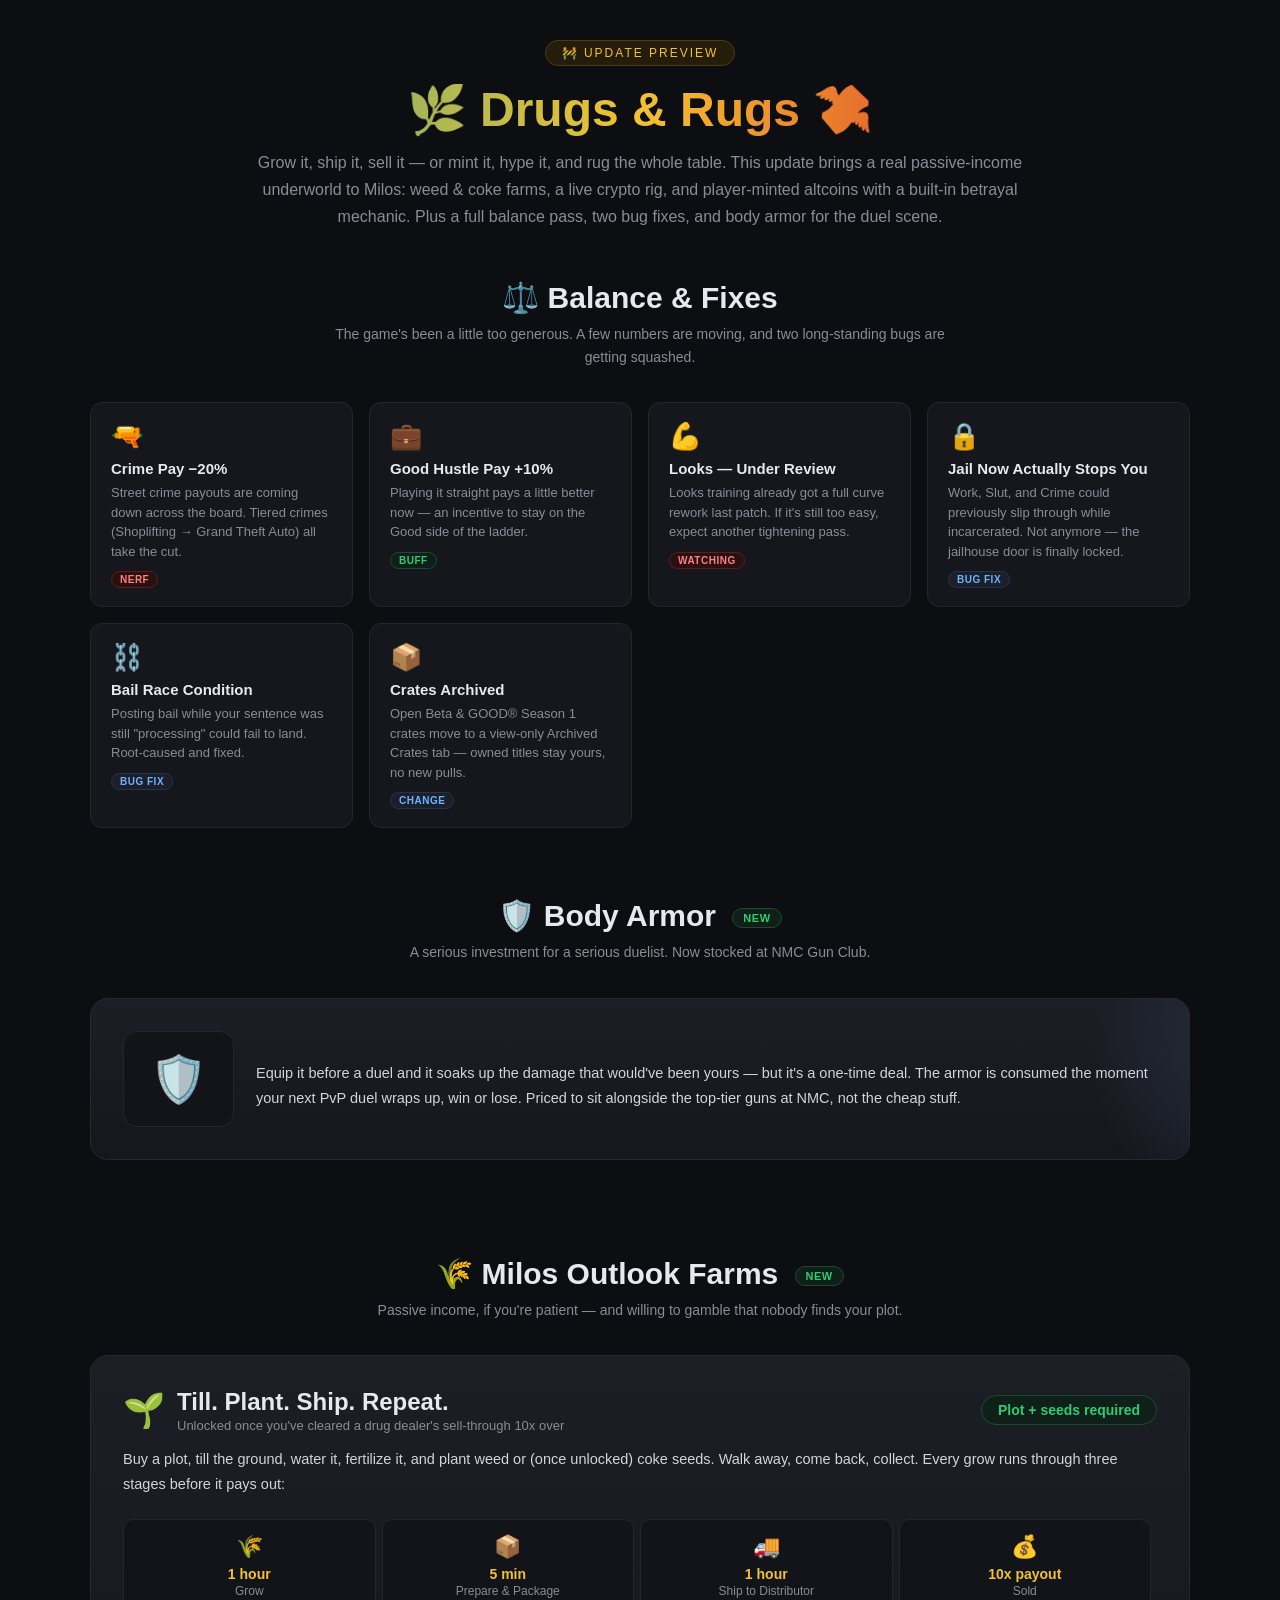
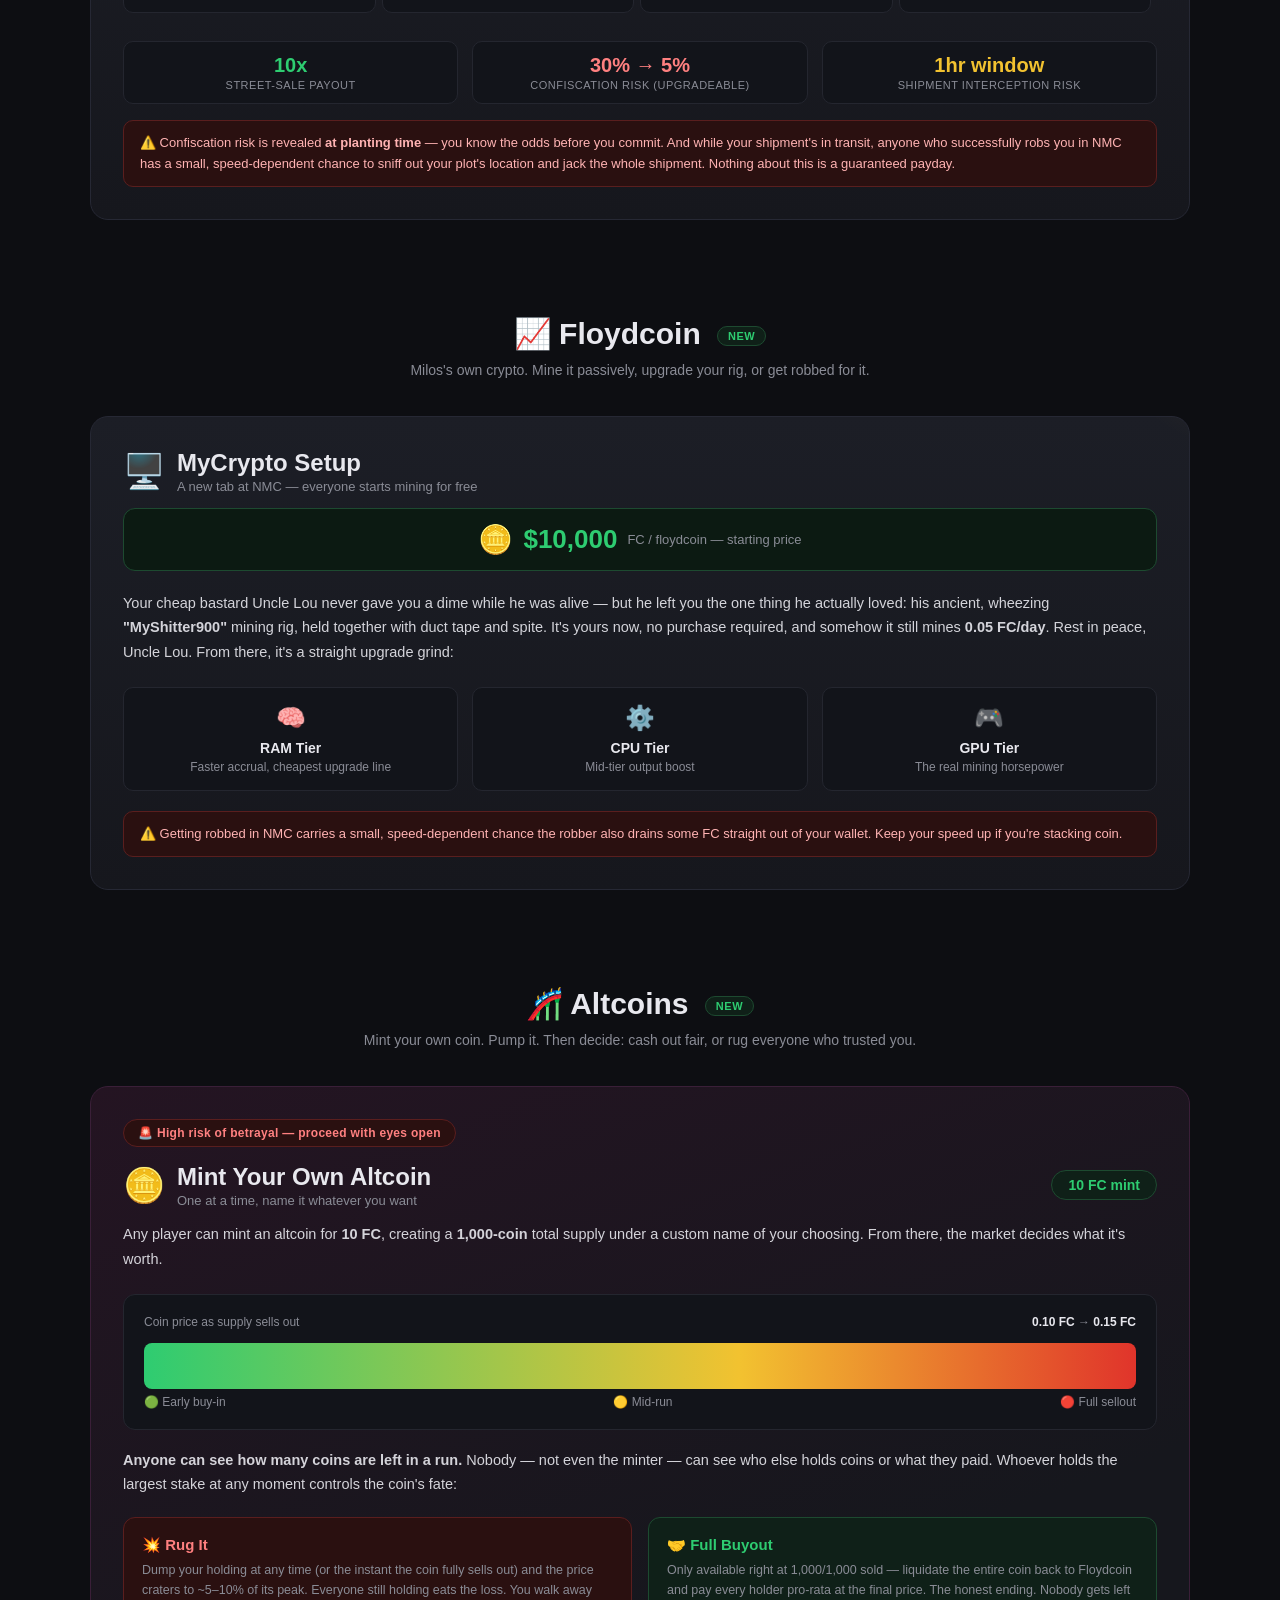
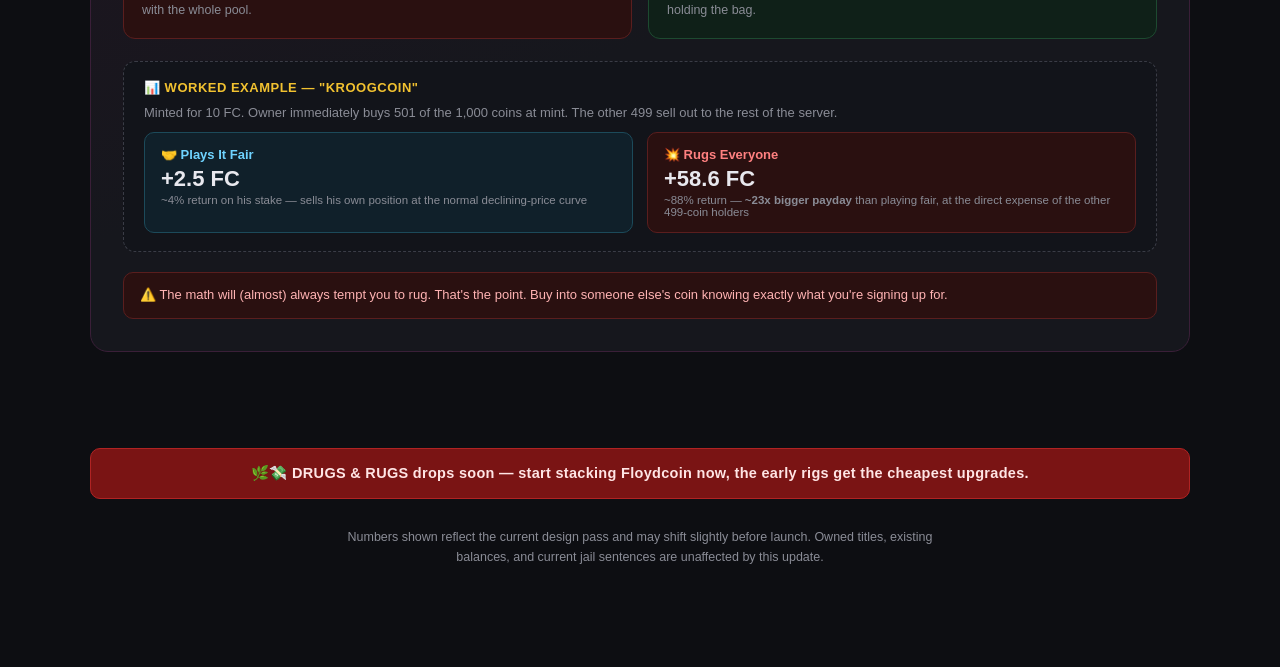
<file: update2/index.html>
<!DOCTYPE html>
<html lang="en">
<head>
<meta charset="UTF-8">
<title>Drugs &amp; Rugs — Update Teaser</title>
<meta name="viewport" content="width=device-width, initial-scale=1">
<link rel="preconnect" href="https://fonts.googleapis.com">
<link rel="preconnect" href="https://fonts.gstatic.com" crossorigin>
<link href="https://fonts.googleapis.com/css2?family=Monsieur+La+Doulaise&display=swap" rel="stylesheet">
<style>
  :root {
    --bg: #0d0e12;
    --panel: #16171d;
    --panel2: #1c1e26;
    --text: #e8e8ee;
    --muted: #8a8c96;
    --green: #2ecc71;
    --red: #e0342b;
    --gold: #f2c230;
    --purple: #9b30ff;
  }
  * { box-sizing: border-box; }
  body {
    margin: 0;
    padding: 40px 24px 100px;
    background: var(--bg);
    color: var(--text);
    font-family: 'Segoe UI', Arial, Helvetica, sans-serif;
    display: flex;
    flex-direction: column;
    align-items: center;
  }
  .page-wrap { width: 100%; max-width: 1100px; margin: 0 auto; display: flex; flex-direction: column; align-items: center; }

  /* ---------- Hero ---------- */
  .hero {
    text-align: center;
    margin-bottom: 50px;
    max-width: 780px;
  }
  .hero .kicker {
    display: inline-block;
    font-size: 12px;
    letter-spacing: 2px;
    text-transform: uppercase;
    color: var(--gold);
    background: #241d0a;
    border: 1px solid #4a3c14;
    border-radius: 999px;
    padding: 5px 16px;
    margin-bottom: 18px;
  }
  .hero h1 {
    font-size: 48px;
    margin: 0 0 12px;
    line-height: 1.1;
    background: linear-gradient(90deg, #6fae74, #f2c230, #e0342b);
    -webkit-background-clip: text;
    background-clip: text;
    color: transparent;
  }
  .hero p {
    color: var(--muted);
    font-size: 16px;
    line-height: 1.7;
    margin: 0;
  }

  /* ---------- Section shells ---------- */
  .section {
    width: 100%;
    margin-bottom: 70px;
  }
  .section-head {
    text-align: center;
    margin-bottom: 34px;
  }
  .section-head h2 {
    font-size: 30px;
    margin: 0 0 8px;
  }
  .section-head .sub {
    color: var(--muted);
    font-size: 14px;
    max-width: 640px;
    margin: 0 auto;
    line-height: 1.6;
  }
  .badge-new {
    display: inline-block;
    font-size: 11px;
    font-weight: 700;
    letter-spacing: 0.5px;
    padding: 3px 10px;
    border-radius: 999px;
    background: #0f2018;
    border: 1px solid #1d4a30;
    color: var(--green);
    margin-left: 8px;
    vertical-align: middle;
  }

  /* ---------- Quick-hit grid (balance/bugs) ---------- */
  .quick-grid {
    display: grid;
    grid-template-columns: repeat(auto-fit, minmax(220px, 1fr));
    gap: 16px;
  }
  .quick-card {
    background: var(--panel);
    border: 1px solid #24262f;
    border-radius: 12px;
    padding: 18px 20px;
  }
  .quick-card .emoji { font-size: 26px; margin-bottom: 8px; display: block; }
  .quick-card h3 { margin: 0 0 6px; font-size: 15px; }
  .quick-card p { margin: 0; color: var(--muted); font-size: 13px; line-height: 1.5; }
  .quick-card .tag {
    display: inline-block;
    font-size: 10px;
    font-weight: 700;
    text-transform: uppercase;
    letter-spacing: 0.5px;
    padding: 2px 8px;
    border-radius: 999px;
    margin-top: 10px;
  }
  .tag-up { background: #0f2018; color: var(--green); border: 1px solid #1d4a30; }
  .tag-down { background: #2a1010; color: #ff8080; border: 1px solid #5a1e1e; }
  .tag-fix { background: #1a1f2a; color: #6fb3ff; border: 1px solid #26344a; }

  /* ---------- Feature preview cards ---------- */
  .feature-card {
    background: linear-gradient(180deg, var(--panel2), var(--panel));
    border: 1px solid #262834;
    border-radius: 18px;
    padding: 32px;
    margin-bottom: 26px;
    position: relative;
    overflow: hidden;
  }
  .feature-card::before {
    content: "";
    position: absolute;
    top: -60%;
    right: -20%;
    width: 320px;
    height: 320px;
    border-radius: 50%;
    background: radial-gradient(circle, var(--glow, #2ecc71) 0%, transparent 70%);
    opacity: 0.12;
    pointer-events: none;
  }
  .feature-top {
    display: flex;
    align-items: center;
    justify-content: space-between;
    flex-wrap: wrap;
    gap: 14px;
    margin-bottom: 14px;
  }
  .feature-title { display: flex; align-items: center; gap: 12px; }
  .feature-title .icon { font-size: 34px; }
  .feature-title h3 { margin: 0; font-size: 24px; }
  .feature-title .subtitle { color: var(--muted); font-size: 13px; margin-top: 2px; }
  .price-pill {
    display: inline-block;
    font-size: 14px;
    font-weight: 700;
    padding: 6px 16px;
    border-radius: 999px;
  }
  .price-pill.buy { background: #0f2018; border: 1px solid #1d4a30; color: var(--green); }
  .price-pill.free { background: #10202a; border: 1px solid #1c4a5a; color: #6fd3ff; }

  .feature-desc { color: var(--text); font-size: 14.5px; line-height: 1.7; margin-bottom: 22px; opacity: 0.9; }

  /* ---------- Timeline (Farms) ---------- */
  .timeline {
    display: flex;
    align-items: stretch;
    gap: 0;
    margin: 22px 0;
    flex-wrap: wrap;
  }
  .timeline-step {
    flex: 1;
    min-width: 140px;
    background: #12141a;
    border: 1px solid #24262f;
    border-radius: 10px;
    padding: 14px 16px;
    margin: 0 6px 6px 0;
    text-align: center;
  }
  .timeline-step .step-emoji { font-size: 22px; margin-bottom: 6px; display: block; }
  .timeline-step .step-time { font-weight: 700; color: var(--gold); font-size: 14px; }
  .timeline-step .step-label { color: var(--muted); font-size: 12px; margin-top: 2px; }

  .stat-row { display: flex; gap: 14px; flex-wrap: wrap; margin-top: 18px; }
  .stat-chip {
    background: #12141a;
    border: 1px solid #24262f;
    border-radius: 10px;
    padding: 12px 18px;
    flex: 1;
    min-width: 150px;
    text-align: center;
  }
  .stat-chip .val { font-size: 20px; font-weight: 700; }
  .stat-chip .lbl { color: var(--muted); font-size: 11px; text-transform: uppercase; letter-spacing: 0.5px; margin-top: 2px; }
  .stat-chip.risk .val { color: #ff8080; }
  .stat-chip.reward .val { color: var(--green); }
  .stat-chip.gold .val { color: var(--gold); }

  .risk-note {
    margin-top: 16px;
    background: #2a1010;
    border: 1px solid #5a1e1e;
    border-radius: 10px;
    padding: 12px 16px;
    color: #ffb3b3;
    font-size: 13px;
    line-height: 1.6;
  }

  /* ---------- Floydcoin ticker ---------- */
  .ticker {
    display: flex;
    align-items: center;
    justify-content: center;
    gap: 10px;
    background: #0c1a12;
    border: 1px solid #1d4a30;
    border-radius: 12px;
    padding: 14px 22px;
    margin-bottom: 20px;
  }
  .ticker .coin { font-size: 28px; }
  .ticker .price { font-size: 26px; font-weight: 800; color: var(--green); }
  .ticker .sym { color: var(--muted); font-size: 13px; }

  .rig-row { display: flex; gap: 14px; flex-wrap: wrap; }
  .rig-card {
    flex: 1;
    min-width: 160px;
    background: #12141a;
    border: 1px solid #24262f;
    border-radius: 10px;
    padding: 16px;
    text-align: center;
  }
  .rig-card .rig-emoji { font-size: 24px; }
  .rig-card h4 { margin: 8px 0 4px; font-size: 14px; }
  .rig-card p { margin: 0; color: var(--muted); font-size: 12px; }

  /* ---------- Altcoins — the centerpiece ---------- */
  .altcoin-card {
    background: linear-gradient(160deg, #241422, #16171d 60%);
    border: 1px solid #3a1f38;
  }
  .altcoin-card::before { --glow: var(--purple); }
  .altcoin-warning {
    display: inline-flex;
    align-items: center;
    gap: 8px;
    background: #2a1010;
    border: 1px solid #5a1e1e;
    color: #ff8080;
    font-weight: 700;
    font-size: 12px;
    letter-spacing: 0.3px;
    padding: 6px 14px;
    border-radius: 999px;
    margin-bottom: 16px;
  }
  .curve-box {
    background: #12141a;
    border: 1px solid #24262f;
    border-radius: 12px;
    padding: 20px;
    margin: 18px 0;
  }
  .curve-bar-wrap {
    position: relative;
    height: 46px;
    border-radius: 8px;
    overflow: hidden;
    background: #0c0d11;
    margin: 14px 0 6px;
  }
  .curve-bar {
    position: absolute;
    top: 0; left: 0; bottom: 0;
    background: linear-gradient(90deg, #2ecc71, #f2c230 60%, #e0342b);
    width: 100%;
  }
  .curve-labels { display: flex; justify-content: space-between; font-size: 12px; color: var(--muted); }
  .curve-labels b { color: var(--text); }

  .choice-row { display: grid; grid-template-columns: 1fr 1fr; gap: 16px; margin-top: 20px; }
  @media (max-width: 640px) { .choice-row { grid-template-columns: 1fr; } }
  .choice-card {
    border-radius: 12px;
    padding: 18px;
    border: 1px solid;
  }
  .choice-rug { background: #2a1010; border-color: #5a1e1e; }
  .choice-buyout { background: #0f2018; border-color: #1d4a30; }
  .choice-card h4 { margin: 0 0 6px; font-size: 15px; }
  .choice-rug h4 { color: #ff8080; }
  .choice-buyout h4 { color: var(--green); }
  .choice-card p { margin: 0; font-size: 12.5px; color: var(--muted); line-height: 1.6; }

  .example-box {
    margin-top: 22px;
    background: #12141a;
    border: 1px dashed #3a3c46;
    border-radius: 12px;
    padding: 18px 20px;
  }
  .example-box .ex-title { font-size: 13px; color: var(--gold); font-weight: 700; margin-bottom: 10px; text-transform: uppercase; letter-spacing: 0.5px; }
  .example-grid { display: grid; grid-template-columns: 1fr 1fr; gap: 14px; }
  @media (max-width: 640px) { .example-grid { grid-template-columns: 1fr; } }
  .example-outcome {
    border-radius: 10px;
    padding: 14px 16px;
  }
  .example-outcome.fair { background: #10202a; border: 1px solid #1c4a5a; }
  .example-outcome.rug { background: #2a1010; border: 1px solid #5a1e1e; }
  .example-outcome .oc-title { font-size: 13px; font-weight: 700; margin-bottom: 4px; }
  .example-outcome.fair .oc-title { color: #6fd3ff; }
  .example-outcome.rug .oc-title { color: #ff8080; }
  .example-outcome .oc-val { font-size: 22px; font-weight: 800; }
  .example-outcome .oc-sub { font-size: 11.5px; color: var(--muted); margin-top: 2px; }

  /* ---------- Body armor ---------- */
  .armor-flex { display: flex; align-items: center; gap: 22px; flex-wrap: wrap; }
  .armor-icon-box {
    font-size: 46px;
    background: #12141a;
    border: 1px solid #24262f;
    border-radius: 14px;
    padding: 20px 26px;
  }

  /* ---------- Footer alert ---------- */
  .market-alert {
    width: 100%;
    max-width: 1100px;
    margin: 0 auto 10px;
    background: #7a1414;
    border: 1px solid #b02323;
    border-radius: 10px;
    padding: 16px 20px;
    text-align: center;
    color: #ffe5e5;
    font-weight: 700;
    font-size: 14.5px;
    letter-spacing: 0.3px;
  }
  .footer-note {
    text-align: center;
    color: var(--muted);
    font-size: 12.5px;
    max-width: 640px;
    margin: 18px auto 0;
    line-height: 1.6;
  }
</style>
</head>
<body>

<div class="page-wrap">

  <div class="hero">
    <span class="kicker">🚧 Update Preview</span>
    <h1>🌿 Drugs &amp; Rugs 💸</h1>
    <p>Grow it, ship it, sell it — or mint it, hype it, and rug the whole table. This update brings a real passive-income underworld to Milos: weed &amp; coke farms, a live crypto rig, and player-minted altcoins with a built-in betrayal mechanic. Plus a full balance pass, two bug fixes, and body armor for the duel scene.</p>
  </div>

  <!-- ================= BALANCE + FIXES ================= -->
  <div class="section">
    <div class="section-head">
      <h2>⚖️ Balance &amp; Fixes</h2>
      <div class="sub">The game's been a little too generous. A few numbers are moving, and two long-standing bugs are getting squashed.</div>
    </div>
    <div class="quick-grid">
      <div class="quick-card">
        <span class="emoji">🔫</span>
        <h3>Crime Pay &minus;20%</h3>
        <p>Street crime payouts are coming down across the board. Tiered crimes (Shoplifting → Grand Theft Auto) all take the cut.</p>
        <span class="tag tag-down">Nerf</span>
      </div>
      <div class="quick-card">
        <span class="emoji">💼</span>
        <h3>Good Hustle Pay +10%</h3>
        <p>Playing it straight pays a little better now — an incentive to stay on the Good side of the ladder.</p>
        <span class="tag tag-up">Buff</span>
      </div>
      <div class="quick-card">
        <span class="emoji">💪</span>
        <h3>Looks — Under Review</h3>
        <p>Looks training already got a full curve rework last patch. If it's still too easy, expect another tightening pass.</p>
        <span class="tag tag-down">Watching</span>
      </div>
      <div class="quick-card">
        <span class="emoji">🔒</span>
        <h3>Jail Now Actually Stops You</h3>
        <p>Work, Slut, and Crime could previously slip through while incarcerated. Not anymore — the jailhouse door is finally locked.</p>
        <span class="tag tag-fix">Bug Fix</span>
      </div>
      <div class="quick-card">
        <span class="emoji">⛓️</span>
        <h3>Bail Race Condition</h3>
        <p>Posting bail while your sentence was still "processing" could fail to land. Root-caused and fixed.</p>
        <span class="tag tag-fix">Bug Fix</span>
      </div>
      <div class="quick-card">
        <span class="emoji">📦</span>
        <h3>Crates Archived</h3>
        <p>Open Beta &amp; GOOD® Season 1 crates move to a view-only Archived Crates tab — owned titles stay yours, no new pulls.</p>
        <span class="tag tag-fix">Change</span>
      </div>
    </div>
  </div>

  <!-- ================= BODY ARMOR ================= -->
  <div class="section">
    <div class="section-head">
      <h2>🛡️ Body Armor <span class="badge-new">NEW</span></h2>
      <div class="sub">A serious investment for a serious duelist. Now stocked at NMC Gun Club.</div>
    </div>
    <div class="feature-card" style="--glow:#6fb3ff;">
      <div class="armor-flex">
        <div class="armor-icon-box">🛡️</div>
        <div style="flex:1; min-width:220px;">
          <p class="feature-desc" style="margin-bottom:0;">Equip it before a duel and it soaks up the damage that would've been yours — but it's a one-time deal. The armor is consumed the moment your next PvP duel wraps up, win or lose. Priced to sit alongside the top-tier guns at NMC, not the cheap stuff.</p>
        </div>
      </div>
    </div>
  </div>

  <!-- ================= MILOS OUTLOOK FARMS ================= -->
  <div class="section">
    <div class="section-head">
      <h2>🌾 Milos Outlook Farms <span class="badge-new">NEW</span></h2>
      <div class="sub">Passive income, if you're patient — and willing to gamble that nobody finds your plot.</div>
    </div>

    <div class="feature-card" style="--glow:#6fae74;">
      <div class="feature-top">
        <div class="feature-title">
          <span class="icon">🌱</span>
          <div>
            <h3>Till. Plant. Ship. Repeat.</h3>
            <div class="subtitle">Unlocked once you've cleared a drug dealer's sell-through 10x over</div>
          </div>
        </div>
        <span class="price-pill buy">Plot + seeds required</span>
      </div>

      <p class="feature-desc">Buy a plot, till the ground, water it, fertilize it, and plant weed or (once unlocked) coke seeds. Walk away, come back, collect. Every grow runs through three stages before it pays out:</p>

      <div class="timeline">
        <div class="timeline-step">
          <span class="step-emoji">🌾</span>
          <div class="step-time">1 hour</div>
          <div class="step-label">Grow</div>
        </div>
        <div class="timeline-step">
          <span class="step-emoji">📦</span>
          <div class="step-time">5 min</div>
          <div class="step-label">Prepare &amp; Package</div>
        </div>
        <div class="timeline-step">
          <span class="step-emoji">🚚</span>
          <div class="step-time">1 hour</div>
          <div class="step-label">Ship to Distributor</div>
        </div>
        <div class="timeline-step">
          <span class="step-emoji">💰</span>
          <div class="step-time">10x payout</div>
          <div class="step-label">Sold</div>
        </div>
      </div>

      <div class="stat-row">
        <div class="stat-chip reward">
          <div class="val">10x</div>
          <div class="lbl">Street-Sale Payout</div>
        </div>
        <div class="stat-chip risk">
          <div class="val">30% → 5%</div>
          <div class="lbl">Confiscation Risk (upgradeable)</div>
        </div>
        <div class="stat-chip gold">
          <div class="val">1hr window</div>
          <div class="lbl">Shipment Interception Risk</div>
        </div>
      </div>

      <div class="risk-note">⚠️ Confiscation risk is revealed <b>at planting time</b> — you know the odds before you commit. And while your shipment's in transit, anyone who successfully robs you in NMC has a small, speed-dependent chance to sniff out your plot's location and jack the whole shipment. Nothing about this is a guaranteed payday.</div>
    </div>
  </div>

  <!-- ================= FLOYDCOIN ================= -->
  <div class="section">
    <div class="section-head">
      <h2>📈 Floydcoin <span class="badge-new">NEW</span></h2>
      <div class="sub">Milos's own crypto. Mine it passively, upgrade your rig, or get robbed for it.</div>
    </div>

    <div class="feature-card" style="--glow:#f2c230;">
      <div class="feature-top">
        <div class="feature-title">
          <span class="icon">🖥️</span>
          <div>
            <h3>MyCrypto Setup</h3>
            <div class="subtitle">A new tab at NMC — everyone starts mining for free</div>
          </div>
        </div>
      </div>

      <div class="ticker">
        <span class="coin">🪙</span>
        <span class="price">$10,000</span>
        <span class="sym">FC / floydcoin — starting price</span>
      </div>

      <p class="feature-desc">Your cheap bastard Uncle Lou never gave you a dime while he was alive — but he left you the one thing he actually loved: his ancient, wheezing <b>"MyShitter900"</b> mining rig, held together with duct tape and spite. It's yours now, no purchase required, and somehow it still mines <b>0.05 FC/day</b>. Rest in peace, Uncle Lou. From there, it's a straight upgrade grind:</p>

      <div class="rig-row">
        <div class="rig-card">
          <span class="rig-emoji">🧠</span>
          <h4>RAM Tier</h4>
          <p>Faster accrual, cheapest upgrade line</p>
        </div>
        <div class="rig-card">
          <span class="rig-emoji">⚙️</span>
          <h4>CPU Tier</h4>
          <p>Mid-tier output boost</p>
        </div>
        <div class="rig-card">
          <span class="rig-emoji">🎮</span>
          <h4>GPU Tier</h4>
          <p>The real mining horsepower</p>
        </div>
      </div>

      <div class="risk-note" style="margin-top:20px;">⚠️ Getting robbed in NMC carries a small, speed-dependent chance the robber also drains some FC straight out of your wallet. Keep your speed up if you're stacking coin.</div>
    </div>
  </div>

  <!-- ================= ALTCOINS — CENTERPIECE ================= -->
  <div class="section">
    <div class="section-head">
      <h2>🎢 Altcoins <span class="badge-new">NEW</span></h2>
      <div class="sub">Mint your own coin. Pump it. Then decide: cash out fair, or rug everyone who trusted you.</div>
    </div>

    <div class="feature-card altcoin-card">
      <span class="altcoin-warning">🚨 High risk of betrayal — proceed with eyes open</span>

      <div class="feature-top">
        <div class="feature-title">
          <span class="icon">🪙</span>
          <div>
            <h3>Mint Your Own Altcoin</h3>
            <div class="subtitle">One at a time, name it whatever you want</div>
          </div>
        </div>
        <span class="price-pill buy">10 FC mint</span>
      </div>

      <p class="feature-desc">Any player can mint an altcoin for <b>10 FC</b>, creating a <b>1,000-coin</b> total supply under a custom name of your choosing. From there, the market decides what it's worth.</p>

      <div class="curve-box">
        <div class="curve-labels"><span>Coin price as supply sells out</span><span><b>0.10 FC</b> → <b>0.15 FC</b></span></div>
        <div class="curve-bar-wrap"><div class="curve-bar"></div></div>
        <div class="curve-labels"><span>🟢 Early buy-in</span><span>🟡 Mid-run</span><span>🔴 Full sellout</span></div>
      </div>

      <p class="feature-desc" style="margin-bottom:6px;"><b>Anyone can see how many coins are left in a run.</b> Nobody — not even the minter — can see who else holds coins or what they paid. Whoever holds the largest stake at any moment controls the coin's fate:</p>

      <div class="choice-row">
        <div class="choice-card choice-rug">
          <h4>💥 Rug It</h4>
          <p>Dump your holding at any time (or the instant the coin fully sells out) and the price craters to ~5&ndash;10% of its peak. Everyone still holding eats the loss. You walk away with the whole pool.</p>
        </div>
        <div class="choice-card choice-buyout">
          <h4>🤝 Full Buyout</h4>
          <p>Only available right at 1,000/1,000 sold — liquidate the entire coin back to Floydcoin and pay every holder pro-rata at the final price. The honest ending. Nobody gets left holding the bag.</p>
        </div>
      </div>

      <div class="example-box">
        <div class="ex-title">📊 Worked Example — "KroogCoin"</div>
        <p style="margin:0 0 12px; font-size:13px; color:var(--muted);">Minted for 10 FC. Owner immediately buys 501 of the 1,000 coins at mint. The other 499 sell out to the rest of the server.</p>
        <div class="example-grid">
          <div class="example-outcome fair">
            <div class="oc-title">🤝 Plays It Fair</div>
            <div class="oc-val">+2.5 FC</div>
            <div class="oc-sub">~4% return on his stake — sells his own position at the normal declining-price curve</div>
          </div>
          <div class="example-outcome rug">
            <div class="oc-title">💥 Rugs Everyone</div>
            <div class="oc-val">+58.6 FC</div>
            <div class="oc-sub">~88% return — <b>~23x bigger payday</b> than playing fair, at the direct expense of the other 499-coin holders</div>
          </div>
        </div>
      </div>

      <div class="risk-note" style="margin-top:20px;">⚠️ The math will (almost) always tempt you to rug. That's the point. Buy into someone else's coin knowing exactly what you're signing up for.</div>
    </div>
  </div>

  <div class="market-alert">🌿💸 DRUGS &amp; RUGS drops soon — start stacking Floydcoin now, the early rigs get the cheapest upgrades.</div>
  <div class="footer-note">Numbers shown reflect the current design pass and may shift slightly before launch. Owned titles, existing balances, and current jail sentences are unaffected by this update.</div>

</div>

</body>
</html>
</file>
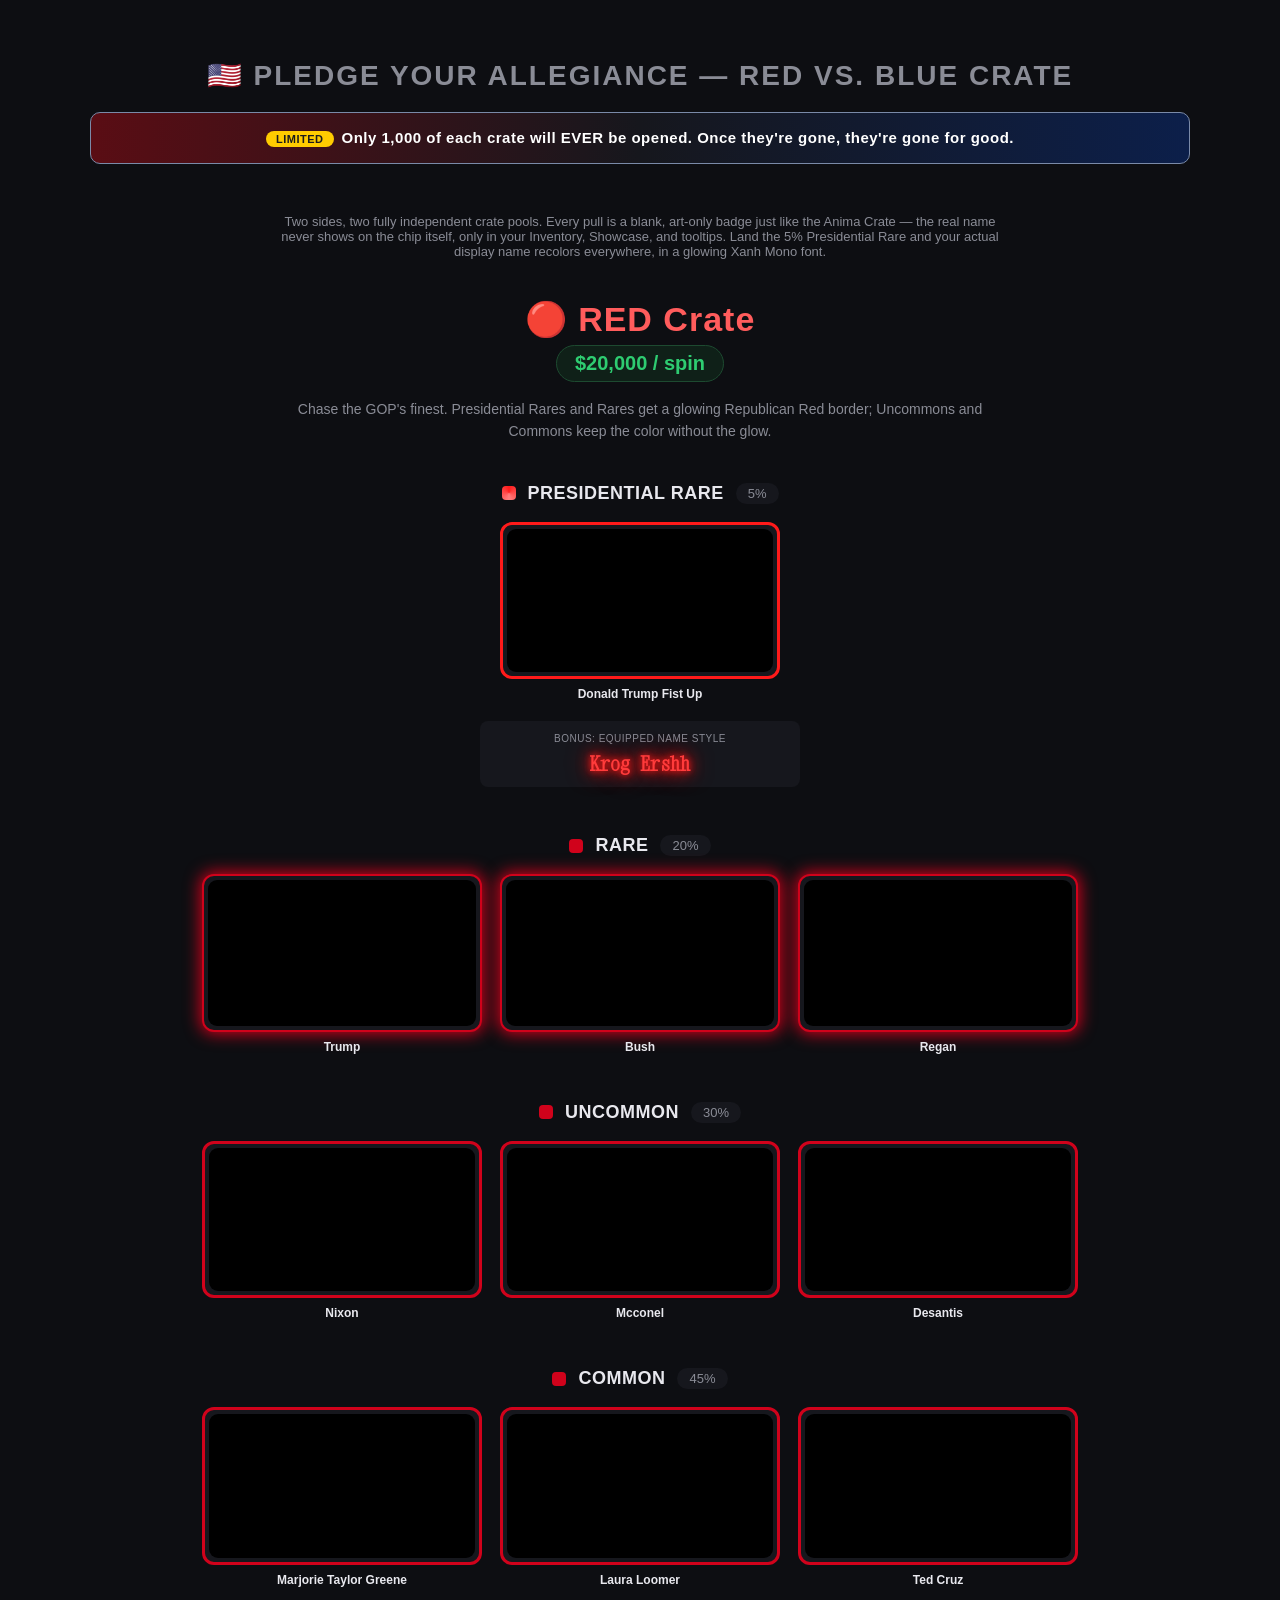
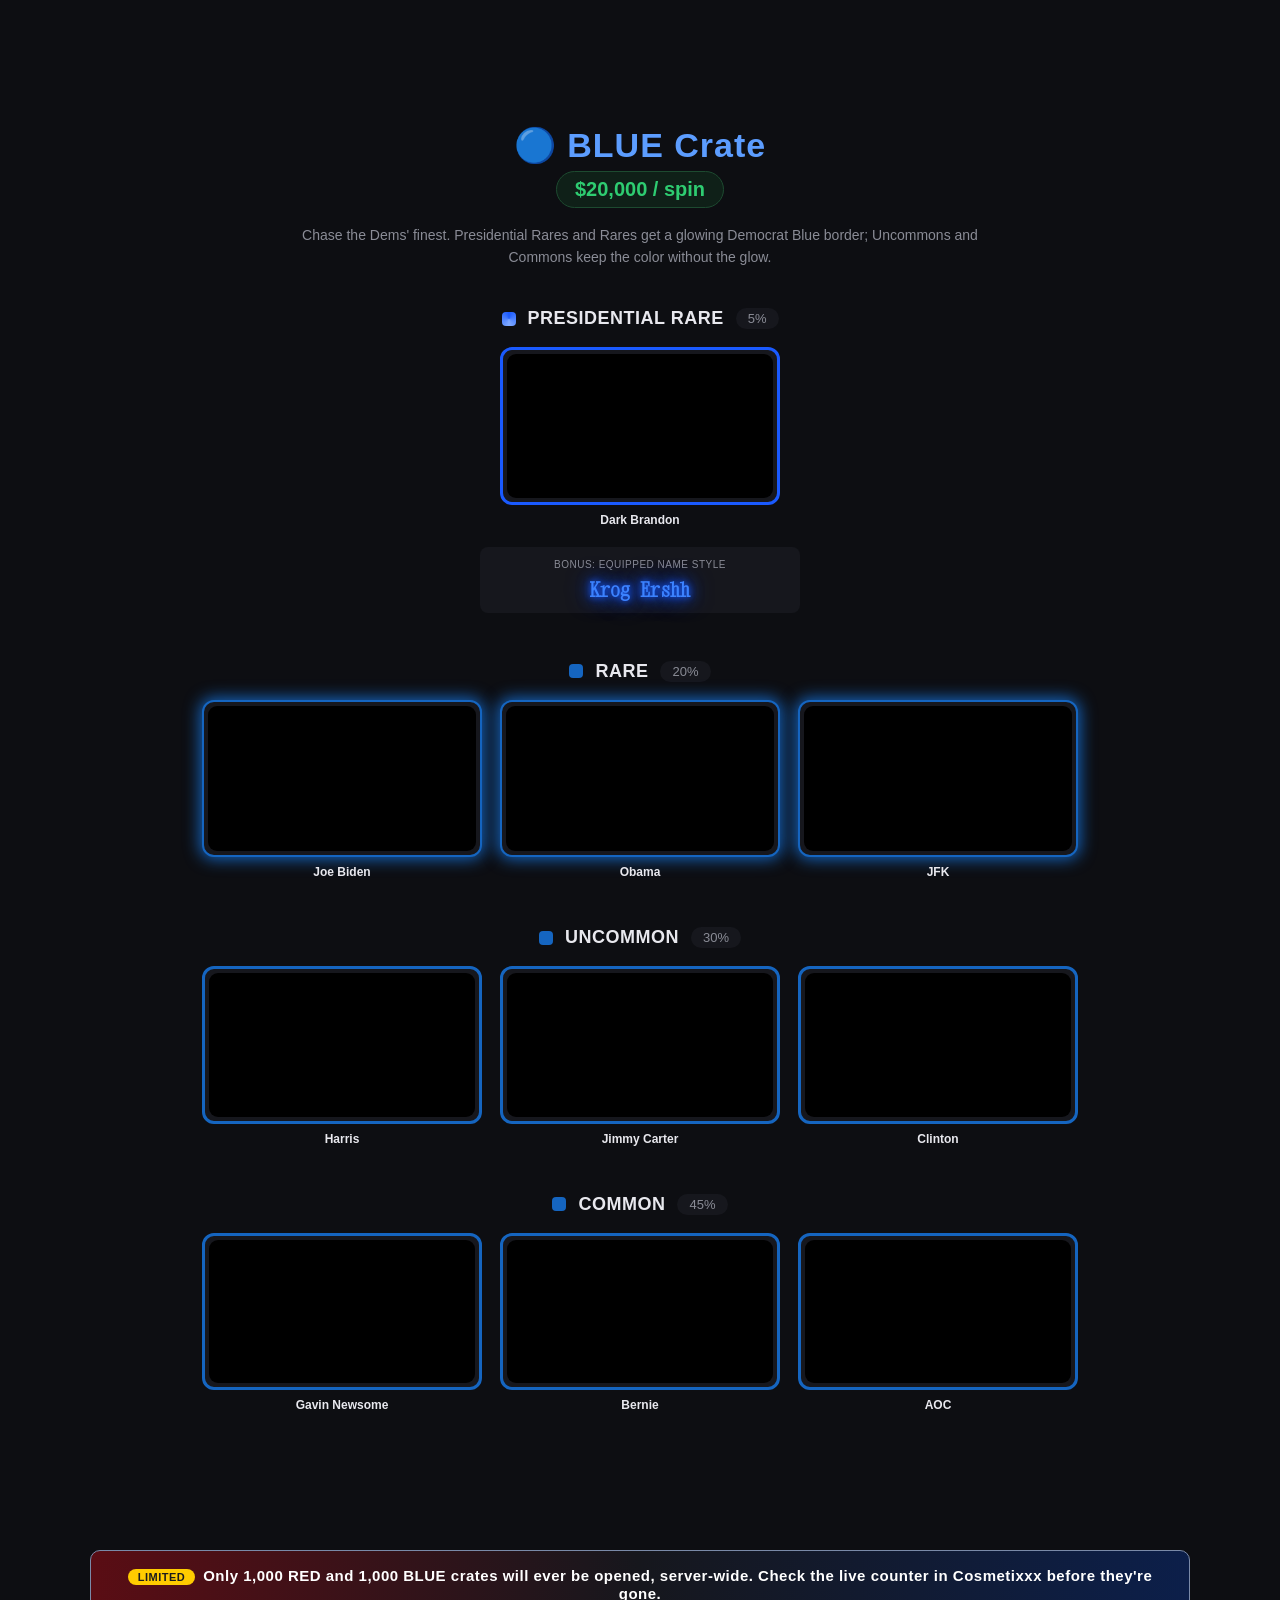
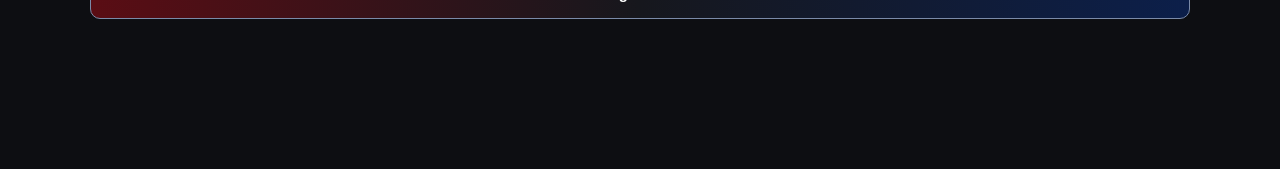
<file: update3/index.html>
<!DOCTYPE html>
<html lang="en">
<head>
<meta charset="UTF-8">
<title>RED vs. BLUE Crate Teaser</title>
<link rel="preconnect" href="https://fonts.googleapis.com">
<link rel="preconnect" href="https://fonts.gstatic.com" crossorigin>
<link href="https://fonts.googleapis.com/css2?family=Xanh+Mono&display=swap" rel="stylesheet">
<style>
  :root {
    --bg: #0d0e12;
    --panel: #16171d;
    --text: #e8e8ee;
    --muted: #8a8c96;
    --red: #d0021b;
    --red-glow: #ff1a1a;
    --blue: #1565c0;
    --blue-glow: #1a5aff;
  }
  * { box-sizing: border-box; }
  body {
    margin: 0;
    padding: 40px 24px 100px;
    background: var(--bg);
    color: var(--text);
    font-family: 'Segoe UI', Arial, Helvetica, sans-serif;
    display: flex;
    flex-direction: column;
    align-items: center;
  }

  .page-wrap {
    width: 100%;
    max-width: 1100px;
    margin: 0 auto;
    display: flex;
    flex-direction: column;
    align-items: center;
  }

  .page-title {
    text-align: center;
    font-size: 28px;
    color: var(--muted);
    margin-bottom: 20px;
    text-transform: uppercase;
    letter-spacing: 2px;
  }

  .limited-alert {
    width: 100%;
    max-width: 1100px;
    margin: 0 auto 50px;
    background: linear-gradient(90deg, #5a0d14, #16171d, #0c1f4a);
    border: 1px solid #7a8aa8;
    border-radius: 10px;
    padding: 16px 20px;
    text-align: center;
    color: #fff;
    font-weight: 800;
    font-size: 15px;
    letter-spacing: 0.5px;
  }
  .limited-alert .tag {
    display: inline-block;
    font-size: 11px;
    font-weight: 800;
    letter-spacing: 0.5px;
    padding: 2px 10px;
    border-radius: 999px;
    background: #ffcc00;
    color: #1c1c1c;
    margin-right: 8px;
    vertical-align: middle;
  }

  .crate-intro {
    text-align: center;
    margin: 0 auto 40px;
    max-width: 720px;
  }
  .crate-intro h1 {
    font-size: 34px;
    margin: 0 0 6px;
    letter-spacing: 1px;
  }
  .crate-intro .price {
    display: inline-block;
    font-size: 20px;
    font-weight: 700;
    color: #2ecc71;
    background: #0f2018;
    border: 1px solid #1d4a30;
    border-radius: 999px;
    padding: 6px 18px;
    margin-bottom: 16px;
  }
  .crate-intro p {
    color: var(--muted);
    font-size: 14px;
    line-height: 1.6;
    margin: 0;
  }

  .crate-block {
    width: 100%;
    margin-bottom: 90px;
  }

  .rarity-section {
    width: 100%;
    max-width: 1100px;
    margin: 0 auto 48px;
    text-align: center;
  }
  .rarity-title {
    display: flex;
    align-items: center;
    justify-content: center;
    gap: 12px;
    margin-bottom: 18px;
  }
  .rarity-title h2 {
    font-size: 18px;
    margin: 0;
    text-transform: uppercase;
    letter-spacing: 0.5px;
  }
  .rarity-title .pct {
    font-size: 13px;
    color: var(--muted);
    background: var(--panel);
    border-radius: 999px;
    padding: 3px 12px;
  }
  .rarity-title .swatch {
    width: 14px;
    height: 14px;
    border-radius: 4px;
    flex-shrink: 0;
  }

  .card-grid {
    display: grid;
    grid-template-columns: repeat(auto-fit, minmax(220px, 280px));
    justify-content: center;
    gap: 18px;
  }

  .crate-item {
    display: flex;
    flex-direction: column;
    align-items: center;
    gap: 8px;
  }

  .card-frame {
    width: 100%;
    aspect-ratio: 16 / 9;
    border-radius: 12px;
    padding: 4px;
    background: var(--panel);
  }
  .card-inner {
    width: 100%;
    height: 100%;
    border-radius: 9px;
    background-size: contain;
    background-position: center;
    background-repeat: no-repeat;
    background-color: #000;
  }

  /* Blank badge convention (hideNameOnBadge) -- art only, real name shown as a caption below. */
  .name-caption {
    font-size: 12px;
    font-weight: 700;
    color: var(--text);
    text-align: center;
  }

  @keyframes redGlowPulse {
    0% { box-shadow: 0 0 10px 2px var(--red-glow), 0 0 20px 4px var(--red-glow); }
    100% { box-shadow: 0 0 20px 5px var(--red-glow), 0 0 38px 10px var(--red-glow); }
  }
  @keyframes blueGlowPulse {
    0% { box-shadow: 0 0 10px 2px var(--blue-glow), 0 0 20px 4px var(--blue-glow); }
    100% { box-shadow: 0 0 20px 5px var(--blue-glow), 0 0 38px 10px var(--blue-glow); }
  }

  .border-presidential-red { border: 3px solid var(--red-glow); animation: redGlowPulse 1.3s ease-in-out infinite alternate; }
  .border-presidential-blue { border: 3px solid var(--blue-glow); animation: blueGlowPulse 1.3s ease-in-out infinite alternate; }
  .border-glow-red { border: 2px solid var(--red); box-shadow: 0 0 16px 2px var(--red); }
  .border-glow-blue { border: 2px solid var(--blue); box-shadow: 0 0 16px 2px var(--blue); }
  .border-flat-red { border: 3px solid var(--red); }
  .border-flat-blue { border: 3px solid var(--blue); }

  .name-style-demo {
    max-width: 320px;
    margin: 0 auto;
    background: var(--panel);
    border-radius: 8px;
    padding: 12px 16px;
    text-align: center;
  }
  .name-style-demo .demo-label {
    color: var(--muted);
    font-size: 10px;
    text-transform: uppercase;
    letter-spacing: 0.5px;
    margin-bottom: 8px;
  }
  .name-style-republican-glow,
  .name-style-democrat-glow {
    font-family: 'Xanh Mono', monospace;
    font-weight: 700;
    font-size: 20px;
  }
  .name-style-republican-glow { color: #ff3b3b; text-shadow: 0 0 6px #ff1a1a, 0 0 14px #ff1a1a, 0 0 24px #ff0000; }
  .name-style-democrat-glow { color: #3b82ff; text-shadow: 0 0 6px #1a5aff, 0 0 14px #1a5aff, 0 0 24px #0044ff; }

  .legend {
    max-width: 720px;
    margin: 0 auto 40px;
    text-align: center;
    color: var(--muted);
    font-size: 13px;
  }
</style>
</head>
<body>

<div class="page-wrap">

  <h1 class="page-title">🇺🇸 Pledge Your Allegiance &mdash; RED vs. BLUE Crate</h1>

  <div class="limited-alert"><span class="tag">LIMITED</span>Only 1,000 of each crate will EVER be opened. Once they're gone, they're gone for good.</div>

  <p class="legend">Two sides, two fully independent crate pools. Every pull is a blank, art-only badge just like the Anima Crate &mdash; the real name never shows on the chip itself, only in your Inventory, Showcase, and tooltips. Land the 5% Presidential Rare and your actual display name recolors everywhere, in a glowing Xanh Mono font.</p>

  <!-- ================= RED CRATE ================= -->
  <div class="crate-block">
    <div class="crate-intro">
      <h1 style="color:#ff5c5c;">🔴 RED Crate</h1>
      <span class="price">$20,000 / spin</span>
      <p>Chase the GOP's finest. Presidential Rares and Rares get a glowing Republican Red border; Uncommons and Commons keep the color without the glow.</p>
    </div>

    <div class="rarity-section">
      <div class="rarity-title">
        <span class="swatch" style="background:conic-gradient(from 0deg, #ff1a1a, #ff8080, #ff1a1a);"></span>
        <h2>Presidential Rare</h2>
        <span class="pct">5%</span>
      </div>
      <div class="card-grid">
        <div class="crate-item">
          <div class="card-frame border-presidential-red">
            <div class="card-inner" style="background-image:url('https://lh3.googleusercontent.com/d/1f-PUjlZiYy5GiuKInqkBB1YG9IfiHrxr');"></div>
          </div>
          <span class="name-caption">Donald Trump Fist Up</span>
        </div>
      </div>
      <div class="name-style-demo" style="margin-top:20px;">
        <div class="demo-label">Bonus: Equipped Name Style</div>
        <span class="name-style-republican-glow">Krog Ershh</span>
      </div>
    </div>

    <div class="rarity-section">
      <div class="rarity-title">
        <span class="swatch" style="background:var(--red);"></span>
        <h2>Rare</h2>
        <span class="pct">20%</span>
      </div>
      <div class="card-grid">
        <div class="crate-item">
          <div class="card-frame border-glow-red">
            <div class="card-inner" style="background-image:url('https://lh3.googleusercontent.com/d/1Ab7bNNDOQ9qfx43h0r87vg7mNwA_sfxq');"></div>
          </div>
          <span class="name-caption">Trump</span>
        </div>
        <div class="crate-item">
          <div class="card-frame border-glow-red">
            <div class="card-inner" style="background-image:url('https://lh3.googleusercontent.com/d/1uwOw8WSE9hDskkyE4P4Y3x-GoQnuPe77');"></div>
          </div>
          <span class="name-caption">Bush</span>
        </div>
        <div class="crate-item">
          <div class="card-frame border-glow-red">
            <div class="card-inner" style="background-image:url('https://lh3.googleusercontent.com/d/1yHHs6rDoUpcvFtkf71wBhGwQ4Vwj-OEj');"></div>
          </div>
          <span class="name-caption">Regan</span>
        </div>
      </div>
    </div>

    <div class="rarity-section">
      <div class="rarity-title">
        <span class="swatch" style="background:var(--red);"></span>
        <h2>Uncommon</h2>
        <span class="pct">30%</span>
      </div>
      <div class="card-grid">
        <div class="crate-item">
          <div class="card-frame border-flat-red">
            <div class="card-inner" style="background-image:url('https://lh3.googleusercontent.com/d/15HezmVcD_yK9yWopuAeH5ZROgqwgkNod');"></div>
          </div>
          <span class="name-caption">Nixon</span>
        </div>
        <div class="crate-item">
          <div class="card-frame border-flat-red">
            <div class="card-inner" style="background-image:url('https://lh3.googleusercontent.com/d/1EiUNNxQlqAUTDnAe7JxtAZzUFXQiT4qC');"></div>
          </div>
          <span class="name-caption">Mcconel</span>
        </div>
        <div class="crate-item">
          <div class="card-frame border-flat-red">
            <div class="card-inner" style="background-image:url('https://lh3.googleusercontent.com/d/1VDHDhq2YqgFMRbX0faVs_DcvaWAWEI-5');"></div>
          </div>
          <span class="name-caption">Desantis</span>
        </div>
      </div>
    </div>

    <div class="rarity-section">
      <div class="rarity-title">
        <span class="swatch" style="background:var(--red);"></span>
        <h2>Common</h2>
        <span class="pct">45%</span>
      </div>
      <div class="card-grid">
        <div class="crate-item">
          <div class="card-frame border-flat-red">
            <div class="card-inner" style="background-image:url('https://lh3.googleusercontent.com/d/1fCZlYms8ZCJe_nB589SjG6sbm-Bke5ON');"></div>
          </div>
          <span class="name-caption">Marjorie Taylor Greene</span>
        </div>
        <div class="crate-item">
          <div class="card-frame border-flat-red">
            <div class="card-inner" style="background-image:url('https://lh3.googleusercontent.com/d/1jp_KPVtOZfJleI3B0_TKtgnsDM_KuW_Q');"></div>
          </div>
          <span class="name-caption">Laura Loomer</span>
        </div>
        <div class="crate-item">
          <div class="card-frame border-flat-red">
            <div class="card-inner" style="background-image:url('https://lh3.googleusercontent.com/d/1psZWXyJp8hgEDmrNks9O2J5BWFOvk90w');"></div>
          </div>
          <span class="name-caption">Ted Cruz</span>
        </div>
      </div>
    </div>
  </div>

  <!-- ================= BLUE CRATE ================= -->
  <div class="crate-block">
    <div class="crate-intro">
      <h1 style="color:#5c9dff;">🔵 BLUE Crate</h1>
      <span class="price">$20,000 / spin</span>
      <p>Chase the Dems' finest. Presidential Rares and Rares get a glowing Democrat Blue border; Uncommons and Commons keep the color without the glow.</p>
    </div>

    <div class="rarity-section">
      <div class="rarity-title">
        <span class="swatch" style="background:conic-gradient(from 0deg, #1a5aff, #80aaff, #1a5aff);"></span>
        <h2>Presidential Rare</h2>
        <span class="pct">5%</span>
      </div>
      <div class="card-grid">
        <div class="crate-item">
          <div class="card-frame border-presidential-blue">
            <div class="card-inner" style="background-image:url('https://lh3.googleusercontent.com/d/1aMoIsaz8akxmYnynKjF8JdHOJnEm61L4');"></div>
          </div>
          <span class="name-caption">Dark Brandon</span>
        </div>
      </div>
      <div class="name-style-demo" style="margin-top:20px;">
        <div class="demo-label">Bonus: Equipped Name Style</div>
        <span class="name-style-democrat-glow">Krog Ershh</span>
      </div>
    </div>

    <div class="rarity-section">
      <div class="rarity-title">
        <span class="swatch" style="background:var(--blue);"></span>
        <h2>Rare</h2>
        <span class="pct">20%</span>
      </div>
      <div class="card-grid">
        <div class="crate-item">
          <div class="card-frame border-glow-blue">
            <div class="card-inner" style="background-image:url('https://lh3.googleusercontent.com/d/1qGhUwuoOMRLBvLCJ_3G9t_pwTL992vJZ');"></div>
          </div>
          <span class="name-caption">Joe Biden</span>
        </div>
        <div class="crate-item">
          <div class="card-frame border-glow-blue">
            <div class="card-inner" style="background-image:url('https://lh3.googleusercontent.com/d/1p8Bfm5xe-MxIQs_u10HYEIJjNjWv_Zk0');"></div>
          </div>
          <span class="name-caption">Obama</span>
        </div>
        <div class="crate-item">
          <div class="card-frame border-glow-blue">
            <div class="card-inner" style="background-image:url('https://lh3.googleusercontent.com/d/12DvhTmgNRwYyKc-ZwpJ8QJW36hrzu94S');"></div>
          </div>
          <span class="name-caption">JFK</span>
        </div>
      </div>
    </div>

    <div class="rarity-section">
      <div class="rarity-title">
        <span class="swatch" style="background:var(--blue);"></span>
        <h2>Uncommon</h2>
        <span class="pct">30%</span>
      </div>
      <div class="card-grid">
        <div class="crate-item">
          <div class="card-frame border-flat-blue">
            <div class="card-inner" style="background-image:url('https://lh3.googleusercontent.com/d/1slE2Q_rURS0ctSdmKbrQ7aIT9LALnfca');"></div>
          </div>
          <span class="name-caption">Harris</span>
        </div>
        <div class="crate-item">
          <div class="card-frame border-flat-blue">
            <div class="card-inner" style="background-image:url('https://lh3.googleusercontent.com/d/1lCXD69udBG646yGgaTW6j_fBfghlE1WU');"></div>
          </div>
          <span class="name-caption">Jimmy Carter</span>
        </div>
        <div class="crate-item">
          <div class="card-frame border-flat-blue">
            <div class="card-inner" style="background-image:url('https://lh3.googleusercontent.com/d/1b_u4pcFKxVOds2iJJ_2AuMryngB8r2Wa');"></div>
          </div>
          <span class="name-caption">Clinton</span>
        </div>
      </div>
    </div>

    <div class="rarity-section">
      <div class="rarity-title">
        <span class="swatch" style="background:var(--blue);"></span>
        <h2>Common</h2>
        <span class="pct">45%</span>
      </div>
      <div class="card-grid">
        <div class="crate-item">
          <div class="card-frame border-flat-blue">
            <div class="card-inner" style="background-image:url('https://lh3.googleusercontent.com/d/1H3AhRKRhpfEfAeDa_s7SZj0AAD7uPhrr');"></div>
          </div>
          <span class="name-caption">Gavin Newsome</span>
        </div>
        <div class="crate-item">
          <div class="card-frame border-flat-blue">
            <div class="card-inner" style="background-image:url('https://lh3.googleusercontent.com/d/1zt3qASgcO_WJIOH2dOIw9xwmZS-sjzOL');"></div>
          </div>
          <span class="name-caption">Bernie</span>
        </div>
        <div class="crate-item">
          <div class="card-frame border-flat-blue">
            <div class="card-inner" style="background-image:url('https://lh3.googleusercontent.com/d/1Ap9aKHbwRvMKh1Vt2JJGIBSF4oKmap0v');"></div>
          </div>
          <span class="name-caption">AOC</span>
        </div>
      </div>
    </div>
  </div>

  <div class="limited-alert"><span class="tag">LIMITED</span>Only 1,000 RED and 1,000 BLUE crates will ever be opened, server-wide. Check the live counter in Cosmetixxx before they're gone.</div>

</div>

</body>
</html>
</file>
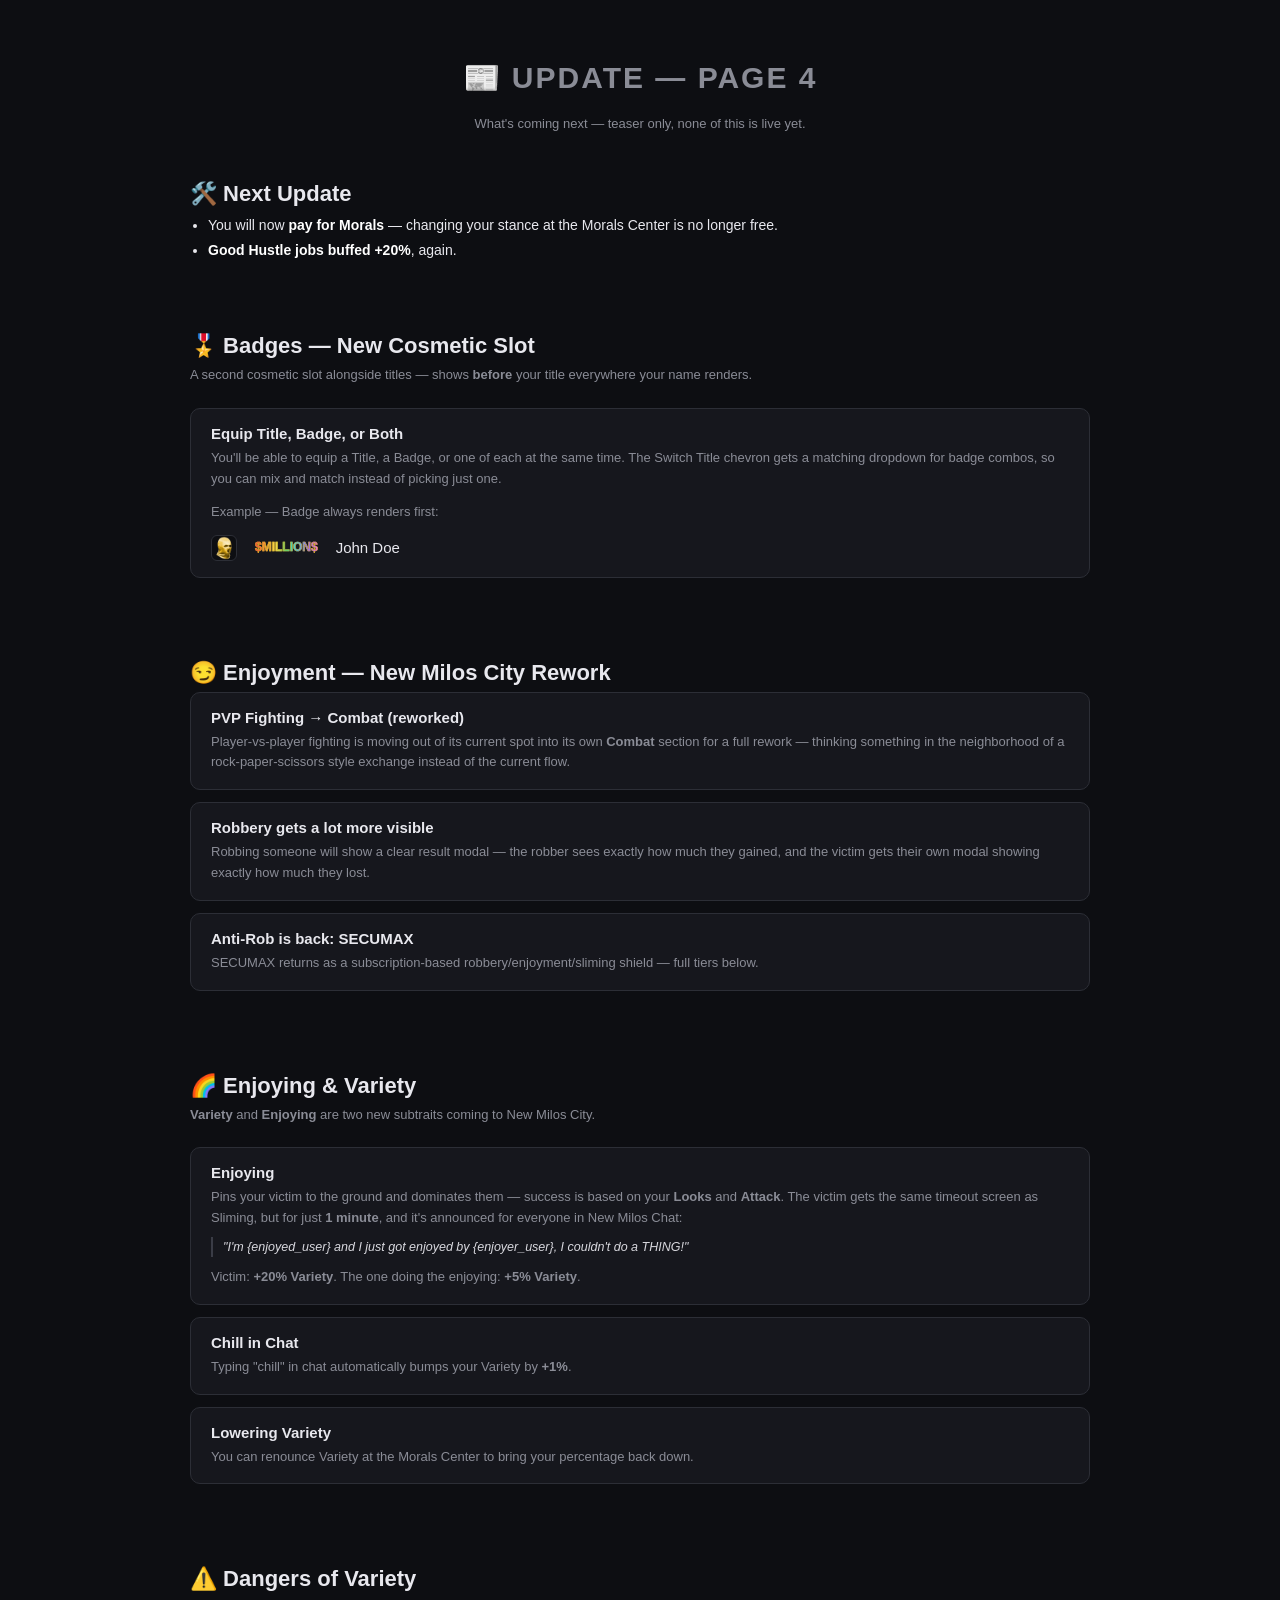
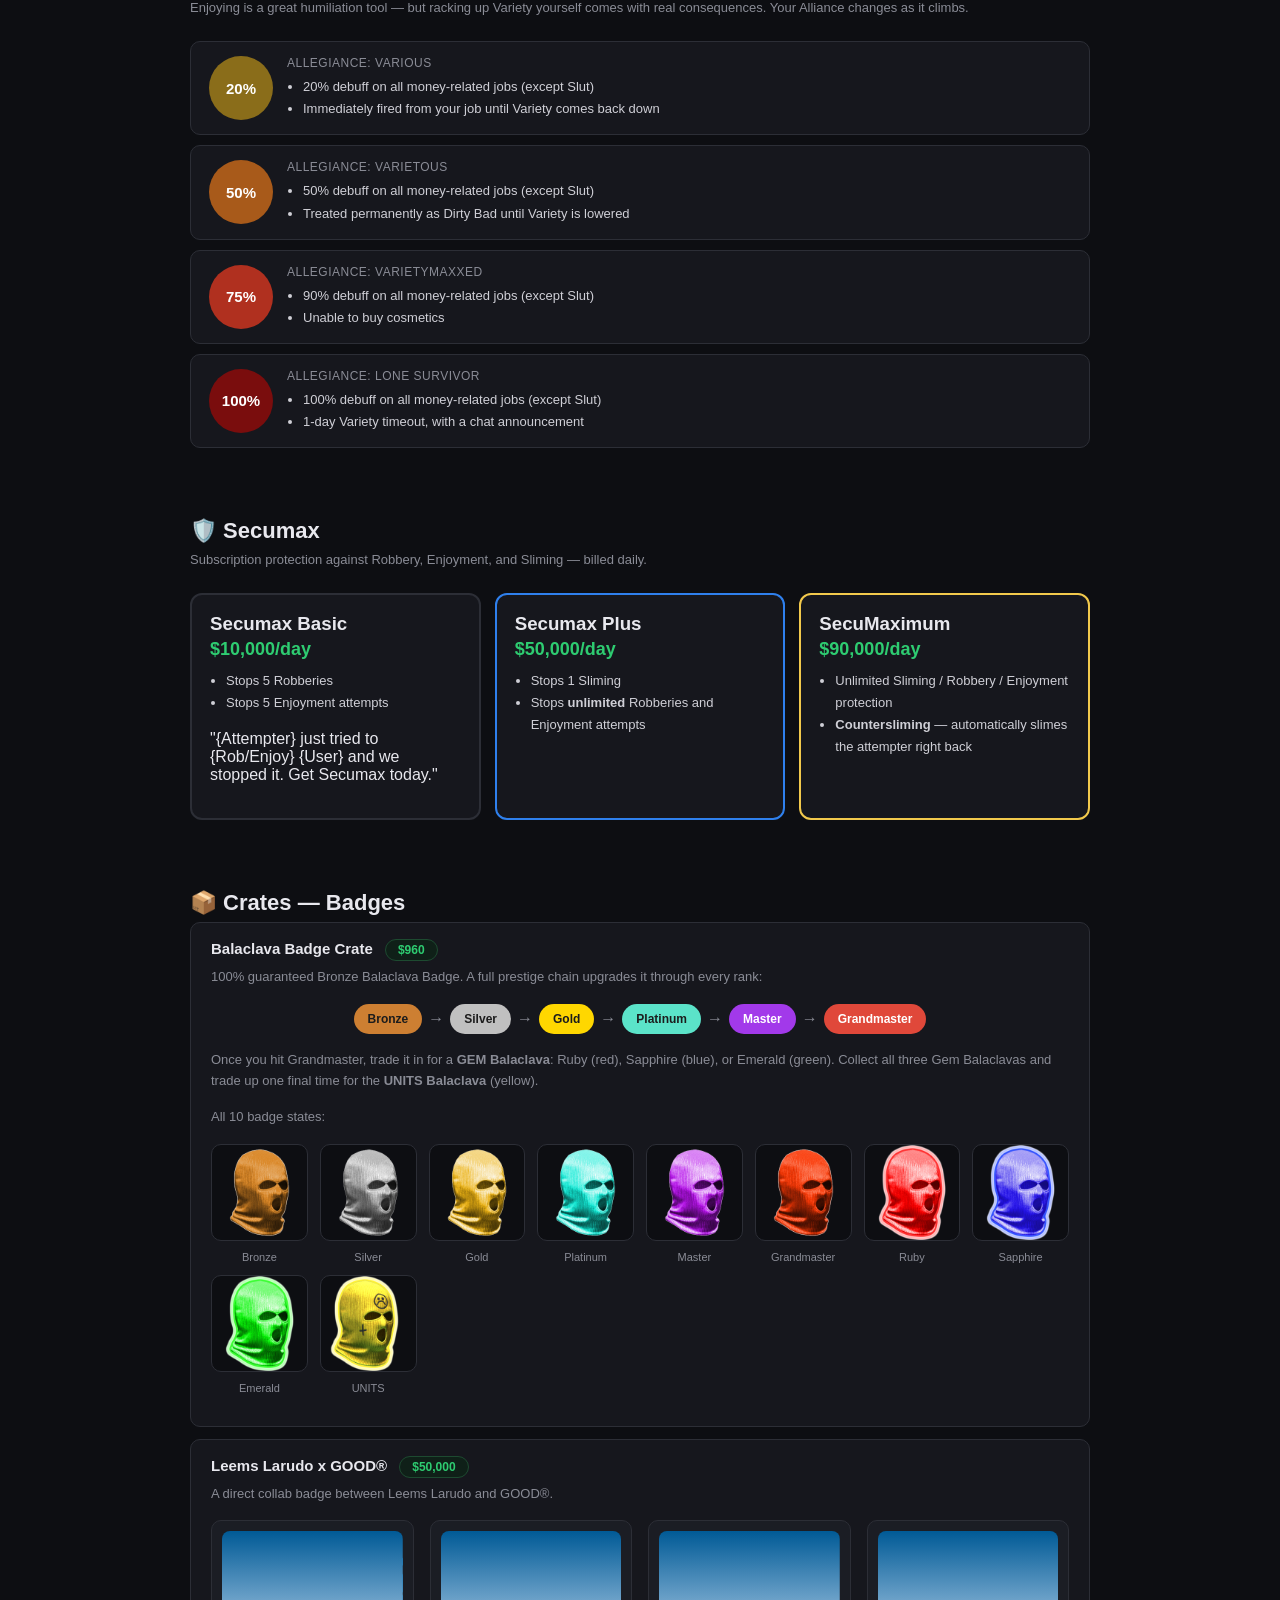
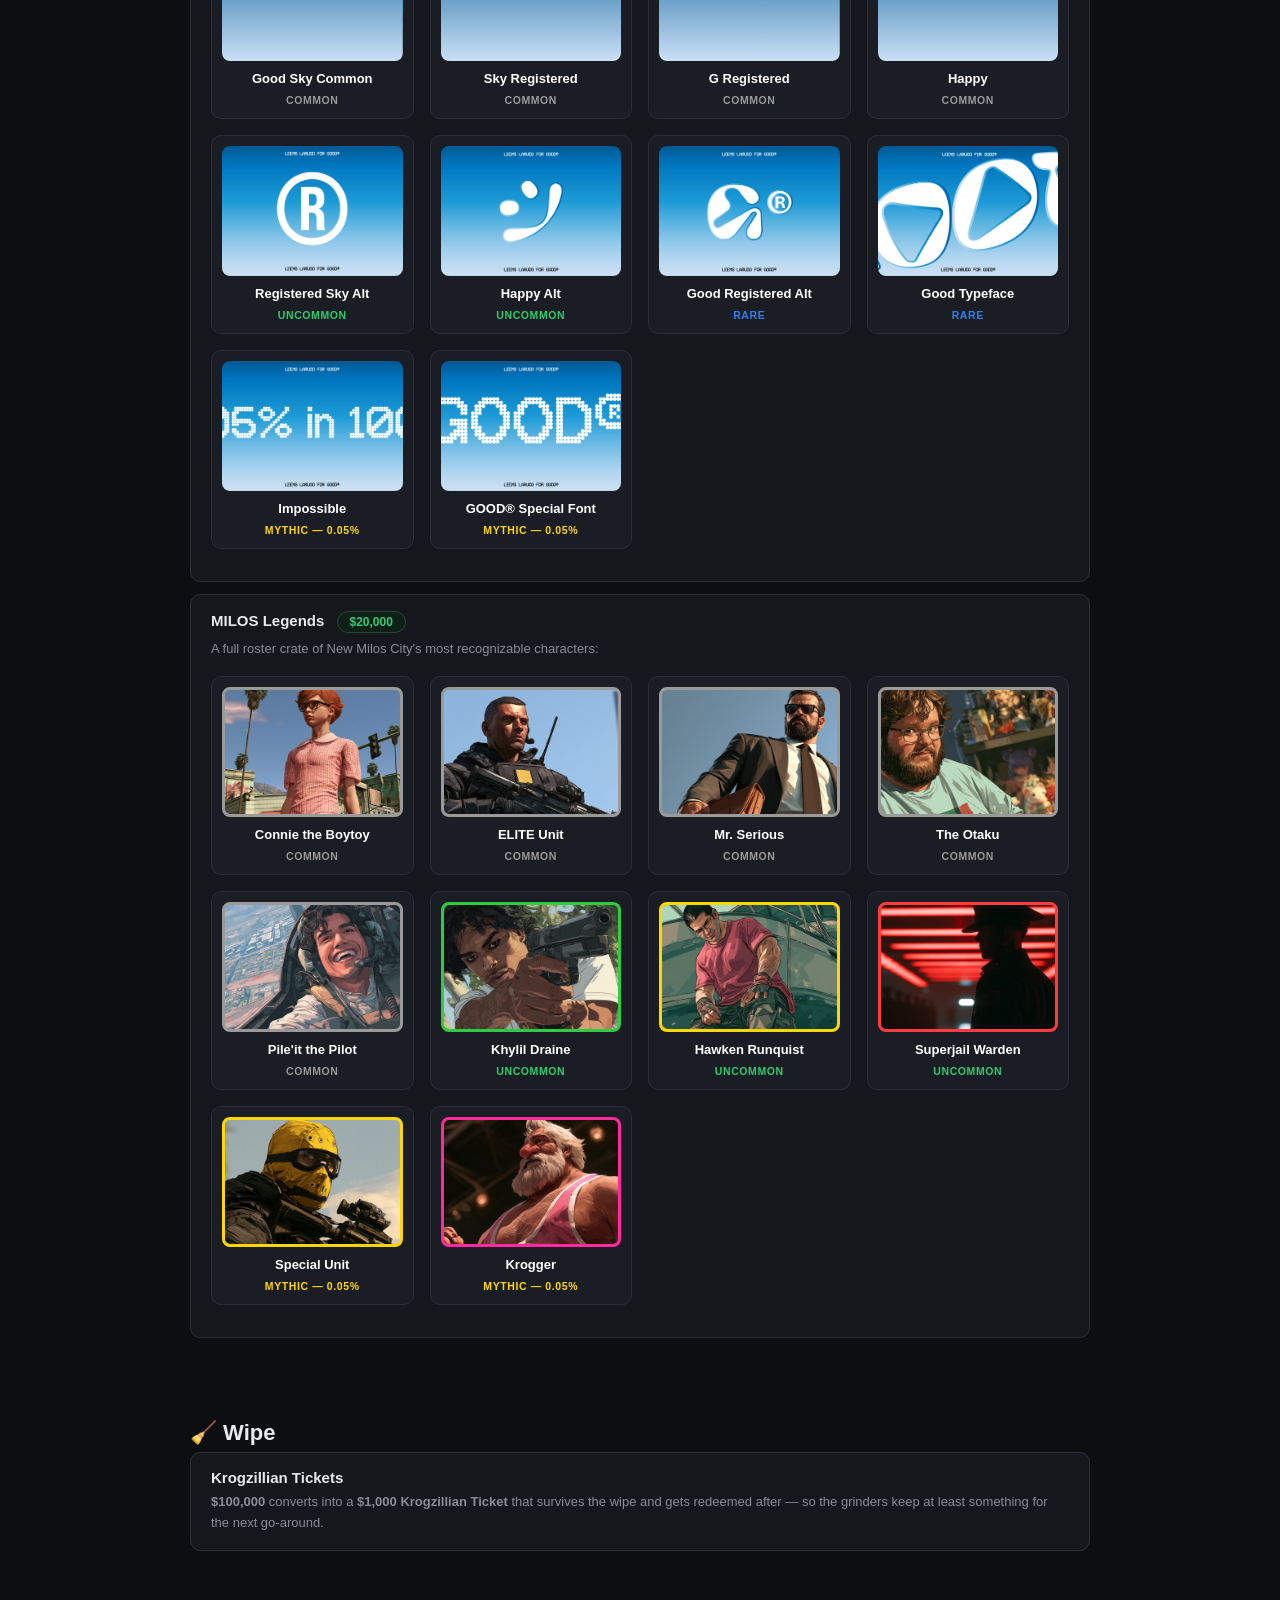
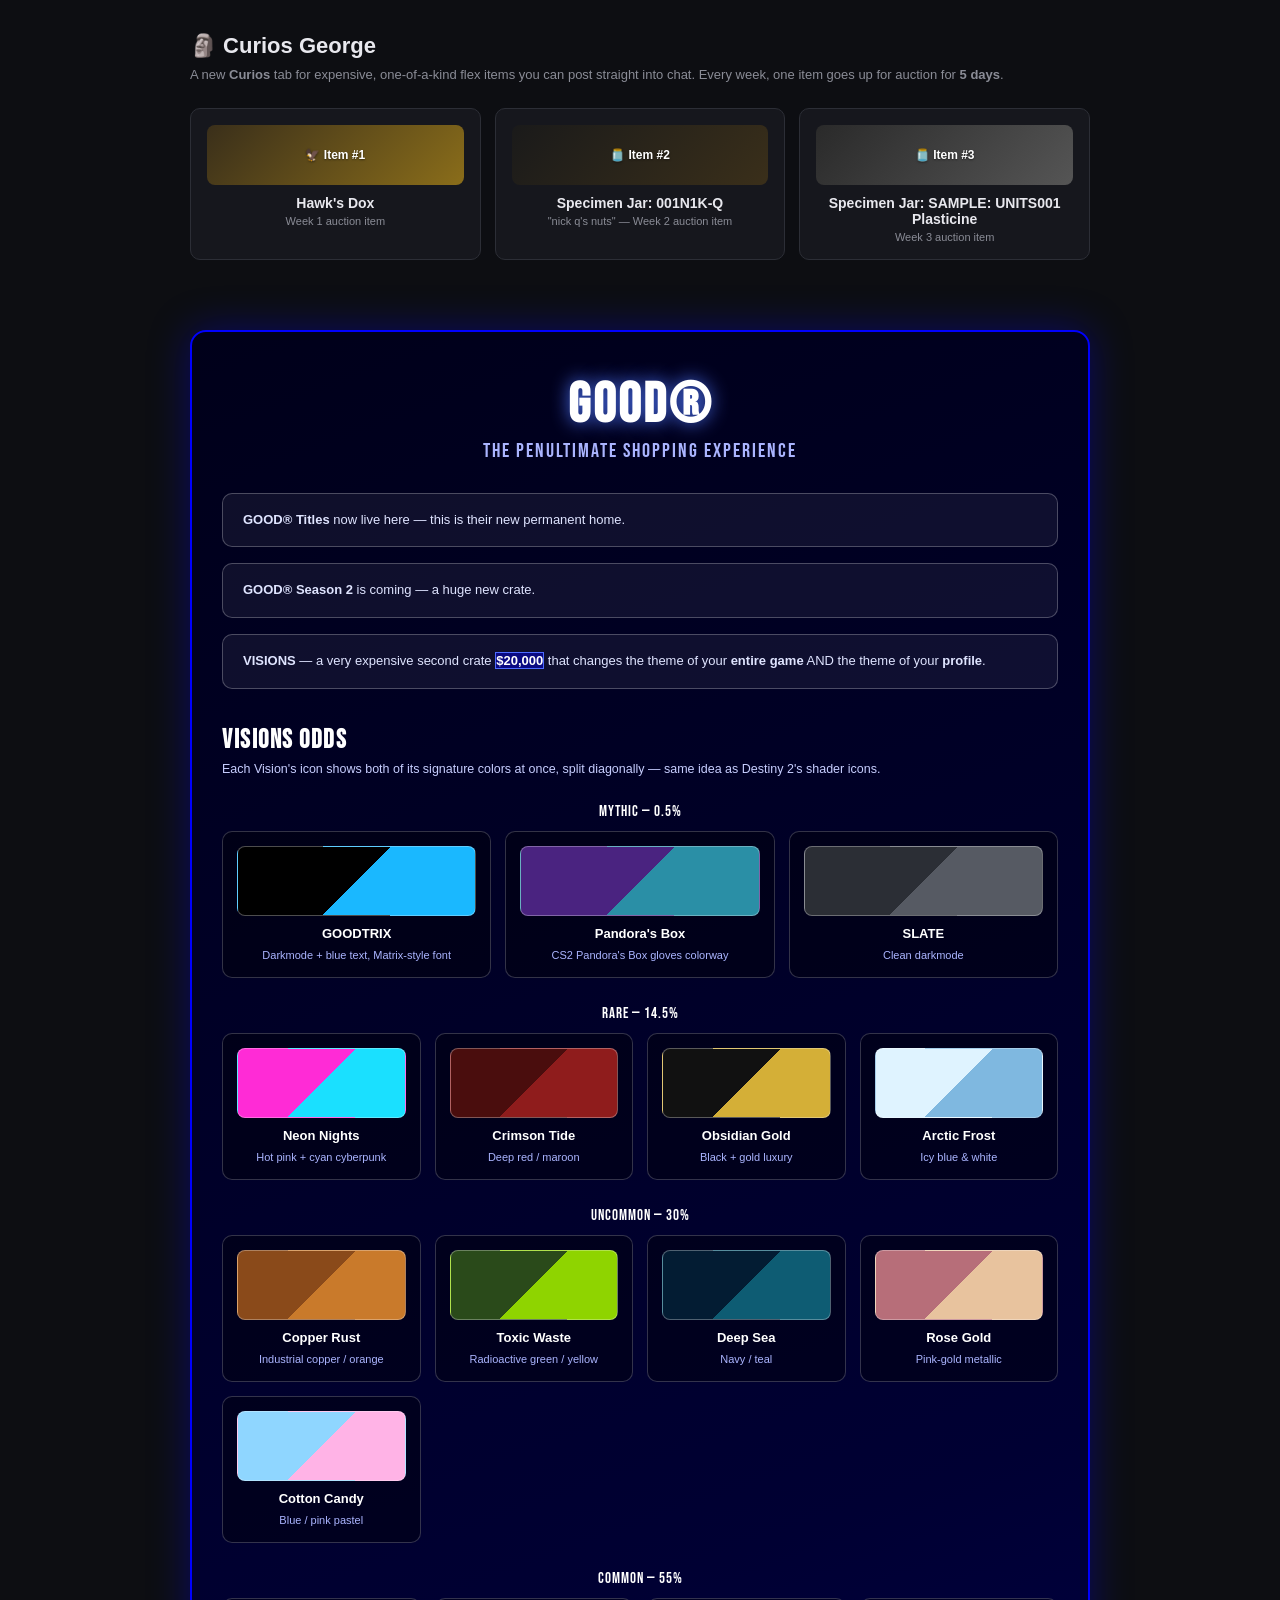
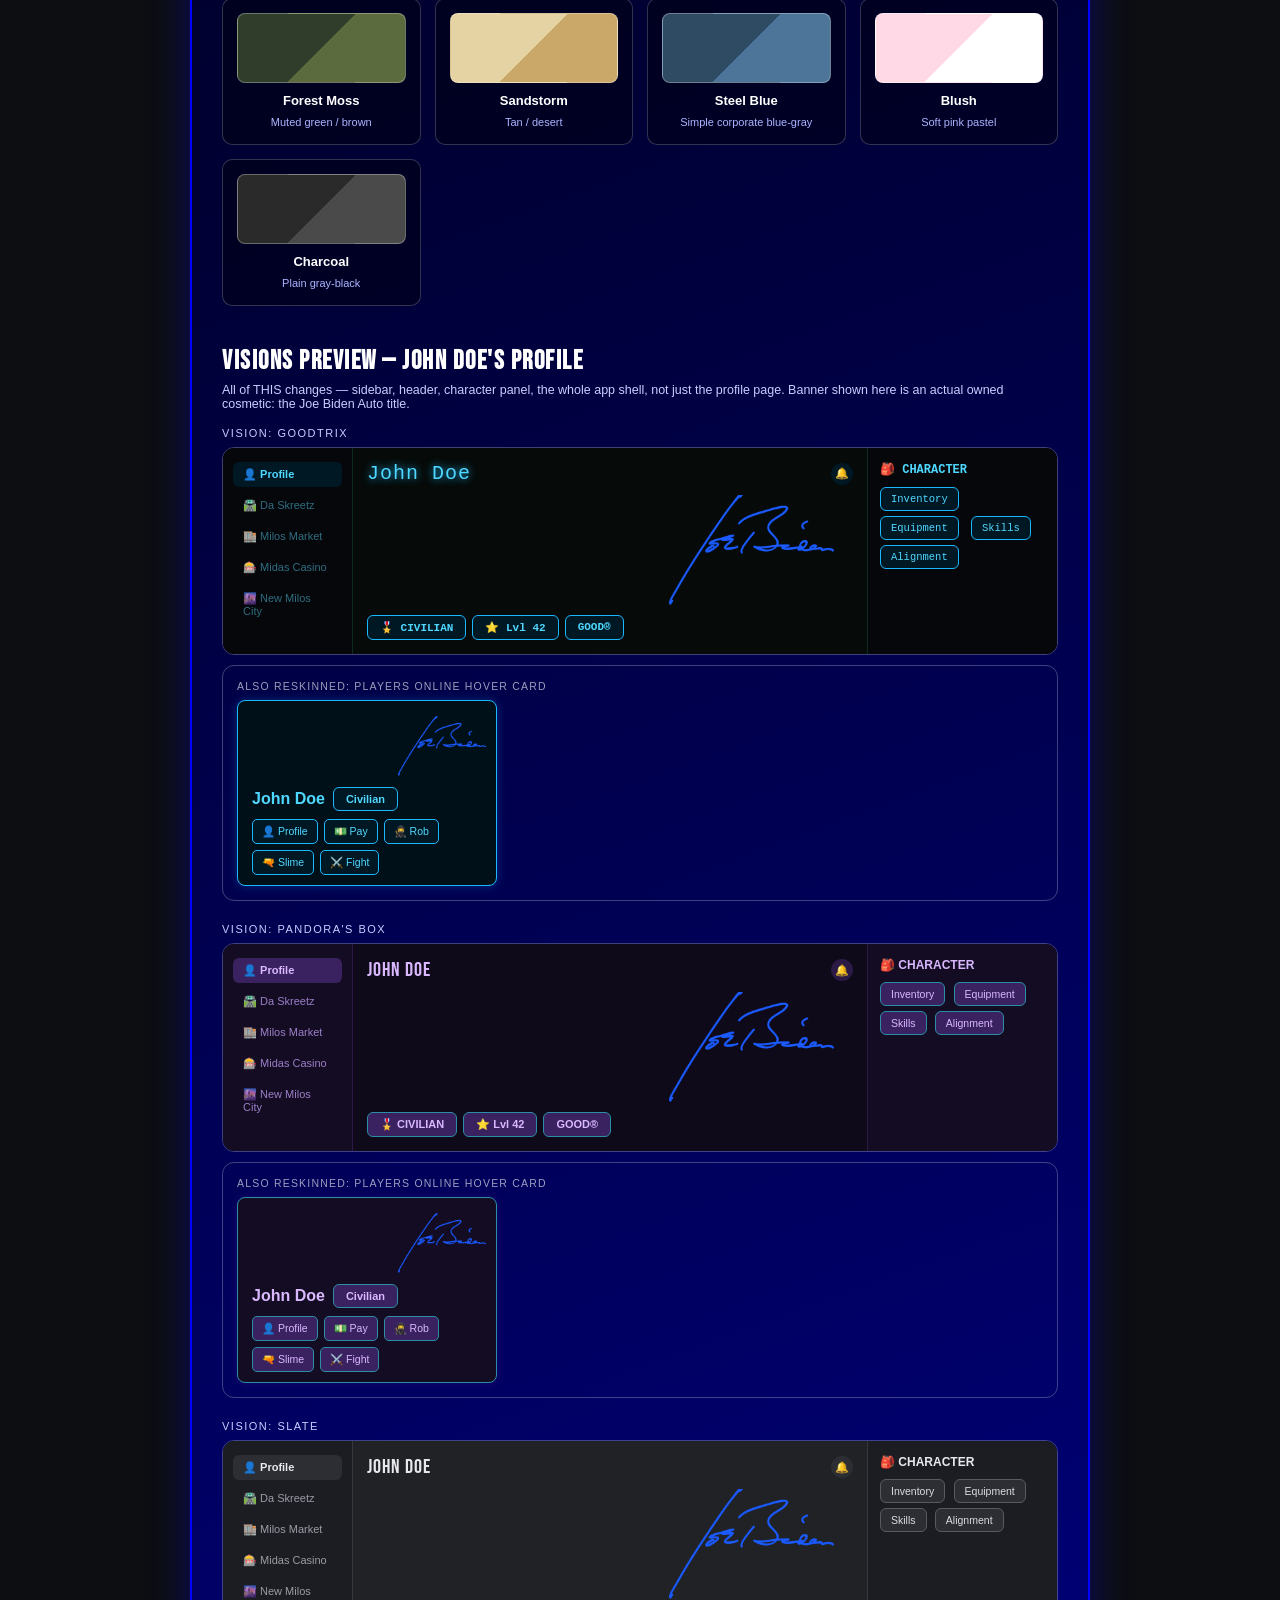
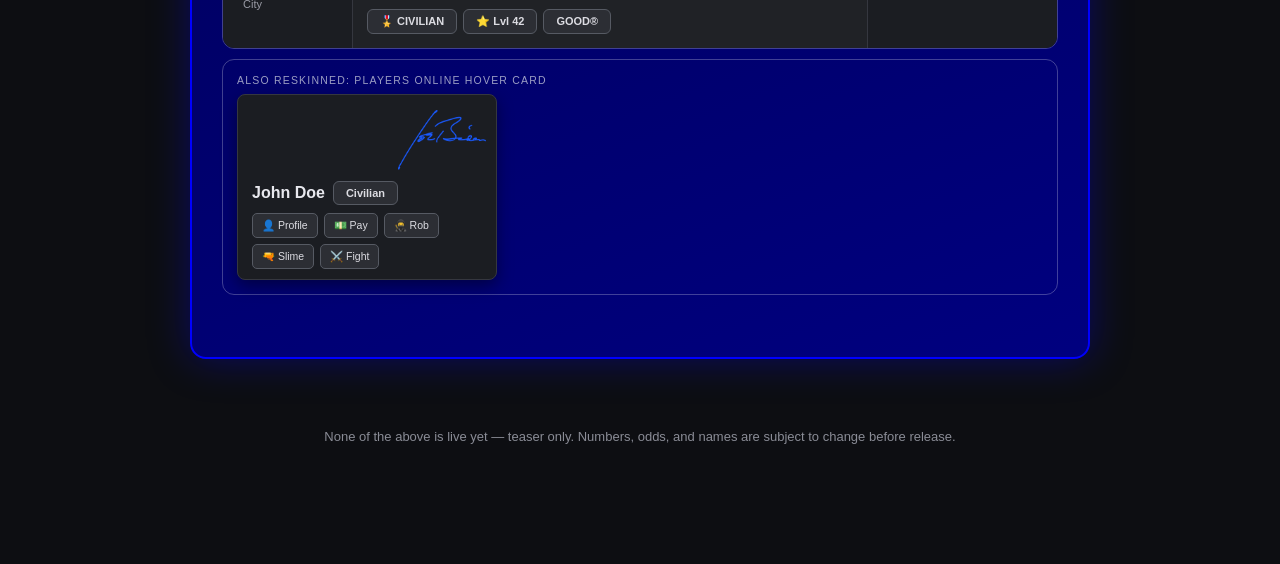
<file: update4/index.html>
<!DOCTYPE html>
<html lang="en">
<head>
<meta charset="UTF-8">
<title>Update Page 4 Teaser</title>
<link rel="preconnect" href="https://fonts.googleapis.com">
<link rel="preconnect" href="https://fonts.gstatic.com" crossorigin>
<link href="https://fonts.googleapis.com/css2?family=Bebas+Neue&family=Segoe+UI:wght@400;600;700&display=swap" rel="stylesheet">
<style>
  :root {
    --bg: #0d0e12;
    --panel: #16171d;
    --panel2: #1b1d24;
    --text: #e8e8ee;
    --muted: #8a8c96;
    --good-blue: #0000ff;
  }
  * { box-sizing: border-box; }
  body {
    margin: 0;
    padding: 40px 24px 100px;
    background: var(--bg);
    color: var(--text);
    font-family: 'Segoe UI', Arial, Helvetica, sans-serif;
    display: flex;
    flex-direction: column;
    align-items: center;
  }
  .page-wrap { width: 100%; max-width: 1100px; margin: 0 auto; display: flex; flex-direction: column; align-items: center; }
  .page-title { text-align: center; font-size: 30px; color: var(--muted); margin-bottom: 8px; text-transform: uppercase; letter-spacing: 2px; }
  .page-sub { text-align: center; color: var(--muted); font-size: 13px; margin-bottom: 50px; }

  .section { width: 100%; max-width: 900px; margin: 0 auto 70px; }
  .section-title { display: flex; align-items: center; gap: 10px; font-size: 22px; margin: 0 0 6px; }
  .section-desc { color: var(--muted); font-size: 13px; margin: 0 0 22px; line-height: 1.6; }

  .card { background: var(--panel); border: 1px solid #2c2e36; border-radius: 10px; padding: 16px 20px; margin-bottom: 12px; }
  .card h3 { margin: 0 0 6px; font-size: 15px; }
  .card p { margin: 0; font-size: 13px; color: var(--muted); line-height: 1.6; }
  .card .price { display: inline-block; font-size: 12px; font-weight: 700; color: #2ecc71; background: #0f2018; border: 1px solid #1d4a30; border-radius: 999px; padding: 3px 12px; margin-left: 8px; }
  .card .quote { color: #d8d8de; font-style: italic; margin-top: 8px; font-size: 12.5px; border-left: 2px solid #3a3c46; padding-left: 10px; }

  .bullet-list { margin: 0; padding-left: 18px; color: var(--text); font-size: 14px; line-height: 1.8; }
  .bullet-list li b { color: #fff; }

  /* ---------- Tier table (Dangers of Variety) ---------- */
  .tier-table { display: flex; flex-direction: column; gap: 10px; }
  .tier-row { display: flex; gap: 14px; background: var(--panel); border: 1px solid #2c2e36; border-radius: 10px; padding: 14px 18px; align-items: flex-start; }
  .tier-pct { flex-shrink: 0; width: 64px; height: 64px; border-radius: 50%; display: flex; align-items: center; justify-content: center; font-weight: 800; font-size: 15px; color: #fff; }
  .tier-body h3 { margin: 0 0 4px; font-size: 15px; }
  .tier-body .allegiance { color: var(--muted); font-size: 12px; text-transform: uppercase; letter-spacing: 0.5px; margin-bottom: 6px; display: block; }
  .tier-body ul { margin: 0; padding-left: 16px; font-size: 13px; color: #cfcfd6; line-height: 1.7; }

  /* ---------- Secumax tiers ---------- */
  .secumax-grid { display: grid; grid-template-columns: repeat(auto-fit, minmax(240px, 1fr)); gap: 14px; }
  .secumax-card { background: var(--panel); border: 2px solid #2c2e36; border-radius: 12px; padding: 18px; }
  .secumax-card.plus { border-color: #2f80ed; }
  .secumax-card.max { border-color: #f2c94c; }
  .secumax-card h3 { margin: 0 0 4px; }
  .secumax-card .price { display: block; font-size: 18px; font-weight: 800; color: #2ecc71; margin-bottom: 10px; }
  .secumax-card ul { margin: 0; padding-left: 16px; font-size: 13px; color: #cfcfd6; line-height: 1.7; }

  /* ---------- Crate cards ---------- */
  .crate-item-grid { display: grid; grid-template-columns: repeat(auto-fit, minmax(220px, 1fr)); gap: 14px; }
  .crate-item-card { background: var(--panel); border: 1px solid #2c2e36; border-radius: 10px; padding: 16px; text-align: center; }
  .crate-item-card .swatch-badge { width: 100%; height: 60px; border-radius: 8px; margin-bottom: 10px; display: flex; align-items: center; justify-content: center; font-weight: 700; font-size: 12px; color: #fff; text-shadow: 0 1px 2px rgba(0,0,0,0.5); }
  .crate-item-card h4 { margin: 0 0 4px; font-size: 14px; }
  .crate-item-card p { margin: 0; font-size: 11px; color: var(--muted); }

  .balaclava-chain { display: flex; flex-wrap: wrap; align-items: center; justify-content: center; gap: 6px; margin: 16px 0; }
  .balaclava-tier { padding: 8px 14px; border-radius: 999px; font-size: 12px; font-weight: 700; color: #1c1c1c; }
  .balaclava-arrow { color: var(--muted); }

  /* Balaclava image preview grid -- all 10 rank/gem badge assets at a glance. */
  .balaclava-preview-grid { display: grid; grid-template-columns: repeat(auto-fill, minmax(88px, 1fr)); gap: 12px; margin: 16px 0; }
  .balaclava-preview-item { text-align: center; }
  .balaclava-preview-item img { width: 100%; aspect-ratio: 1; object-fit: contain; background: #0d0e12; border: 1px solid #2c2e36; border-radius: 10px; }
  .balaclava-preview-item span { display: block; margin-top: 6px; font-size: 11px; color: var(--muted); }

  /* Badge + title example row (John Doe mockup) -- badge slot shows BEFORE the title, per spec. */
  .badge-title-example { display: flex; align-items: center; gap: 8px; margin-top: 12px; font-family: var(--font-body); font-size: 15px; }
  .badge-icon-img { width: 26px; height: 26px; object-fit: contain; vertical-align: middle; background: #0d0e12; border: 1px solid #2c2e36; border-radius: 6px; }
  .title-badge { display: inline-block; padding: 2px 10px; border-radius: 6px; font-size: 12px; line-height: 1.6; white-space: nowrap; vertical-align: middle; }
  .title-million { background-image: url('https://media2.giphy.com/media/v1.Y2lkPTc5MGI3NjExcndscWptMXVneTR6N250Zzhod3V6c3RiNTI5bXJ5cWtsa2R2bnI3aiZlcD12MV9pbnRlcm5hbF9naWZfYnlfaWQmY3Q9Zw/12Eo7WogCAoj84/giphy.gif'); background-size: cover; background-position: center; font-weight: 700; }
  .title-million .title-text { background: linear-gradient(90deg, #ff3b3b, #ff9d3b, #f4e04d, #4de07b, #4dc9f0, #8f6dff, #ff6de0); -webkit-background-clip: text; background-clip: text; -webkit-text-fill-color: transparent; color: transparent; font-weight: 700; -webkit-text-stroke: 0.6px #c9a227; paint-order: stroke fill; }

  .legends-grid { display: grid; grid-template-columns: repeat(auto-fit, minmax(150px, 1fr)); gap: 10px; }
  .legend-chip { background: var(--panel2); border: 1px solid #2c2e36; border-radius: 8px; padding: 10px 12px; font-size: 13px; text-align: center; }

  /* ---------- Big title-art grids (Milos Legends / Leems Larudo x GOOD) ---------- */
  /* Fixed 4-per-row, unlike the auto-fit grids above -- these are meant to read as a big, roster-style
     showcase of the actual art, not a compact reference list. */
  .big-title-grid { display: grid; grid-template-columns: repeat(4, 1fr); gap: 16px; margin: 16px 0; }
  .big-title-card { background: var(--panel2); border: 1px solid #2c2e36; border-radius: 10px; padding: 10px; text-align: center; }
  .big-title-art { width: 100%; height: 130px; border-radius: 8px; background-size: cover; background-position: center; margin-bottom: 10px; }
  .big-title-card h4 { margin: 0 0 4px; font-size: 13px; color: #fff; }
  .big-title-rarity { font-size: 10.5px; text-transform: uppercase; letter-spacing: 0.6px; font-weight: 700; }
  .big-title-rarity.common { color: #9a9a9a; }
  .big-title-rarity.uncommon { color: #2ecc71; }
  .big-title-rarity.rare { color: #2f80ed; }
  .big-title-rarity.mythic { color: #ffd700; }

  /* Milos Legends: same rarity-coded border treatment (and mythic glow) as the live badge chip. */
  @keyframes mlGlowPulseYellow { 0% { box-shadow: 0 0 10px 2px #ffd700, 0 0 20px 4px #ffd700; } 100% { box-shadow: 0 0 20px 5px #ffd700, 0 0 38px 10px #ffd700; } }
  @keyframes mlGlowPulsePink { 0% { box-shadow: 0 0 10px 2px #ff2b9e, 0 0 20px 4px #ff2b9e; } 100% { box-shadow: 0 0 20px 5px #ff2b9e, 0 0 38px 10px #ff2b9e; } }
  .ml-art-common { border: 3px solid #9a9a9a; }
  .ml-art-khylil { border: 3px solid #2ecc40; }
  .ml-art-hawken { border: 3px solid #ffd700; }
  .ml-art-superjail { border: 3px solid #ff3b3b; }
  .ml-art-mythic-yellow { border: 3px solid #ffd700; animation: mlGlowPulseYellow 1.3s ease-in-out infinite alternate; }
  .ml-art-mythic-pink { border: 3px solid #ff2b9e; animation: mlGlowPulsePink 1.3s ease-in-out infinite alternate; }

  @media (max-width: 640px) {
    .big-title-grid { grid-template-columns: repeat(2, 1fr); }
  }

  /* ---------- GOOD (R) branding ---------- */
  .good-section {
    background: linear-gradient(160deg, #00001a, #000033 40%, #0000ff 200%);
    border: 2px solid var(--good-blue);
    border-radius: 16px;
    padding: 40px 30px;
    box-shadow: 0 0 40px rgba(0, 0, 255, 0.35);
  }
  .good-title {
    font-family: 'Bebas Neue', sans-serif;
    font-size: 56px;
    color: #fff;
    text-align: center;
    letter-spacing: 3px;
    margin: 0;
    text-shadow: 0 0 18px rgba(80, 120, 255, 0.9);
  }
  .good-tagline {
    font-family: 'Bebas Neue', sans-serif;
    font-size: 20px;
    color: #aab4ff;
    text-align: center;
    letter-spacing: 2px;
    margin: 0 0 30px;
  }
  .good-sub-title { font-family: 'Bebas Neue', sans-serif; font-size: 26px; color: #fff; letter-spacing: 1.5px; margin: 0 0 6px; }
  .good-card { background: rgba(255,255,255,0.06); border: 1px solid rgba(255,255,255,0.25); border-radius: 10px; padding: 16px 20px; margin-bottom: 16px; }
  .good-card p { margin: 0; color: #dfe4ff; font-size: 13px; line-height: 1.6; }
  .good-card .price { color: #fff; font-weight: 800; background: rgba(0,0,255,0.4); border: 1px solid #4d6bff; }

  /* ---------- Visions ---------- */
  .visions-grid { display: grid; grid-template-columns: repeat(auto-fit, minmax(190px, 1fr)); gap: 14px; margin-top: 10px; }
  .vision-card { background: rgba(0,0,0,0.35); border: 1px solid rgba(255,255,255,0.2); border-radius: 10px; padding: 14px; text-align: center; }
  .vision-icon {
    width: 100%;
    height: 70px;
    border-radius: 8px;
    margin-bottom: 10px;
    border: 1px solid rgba(255,255,255,0.3);
  }
  .vision-card h4 { margin: 0 0 4px; font-size: 13px; color: #fff; }
  .vision-card .vpct { font-size: 11px; color: #aab4ff; }
  .vision-tier-label { font-family: 'Bebas Neue', sans-serif; letter-spacing: 1px; color: #fff; font-size: 15px; margin: 26px 0 4px; text-align: center; }

  /* ---------- Full-page John Doe profile mockup ---------- */
  /* VISIONS doesn't just reskin the profile -- it reskins the whole app shell (sidebar, header,
     character panel included), so each mockup replicates that full chrome instead of just a
     banner+badge snippet. The banner in every mockup is the actual Joe Biden Auto title art
     (signature layered over the Dark Brandon photo, same two background layers as the real
     .title-blue-bidenauto badge class) to show a real owned cosmetic riding along with the theme. */
  .mock-app {
    display: grid;
    grid-template-columns: 130px 1fr 190px;
    border-radius: 12px;
    overflow: hidden;
    border: 1px solid rgba(255,255,255,0.25);
    margin-bottom: 22px;
    font-size: 12px;
  }
  .mock-app-label { font-size: 11px; text-transform: uppercase; letter-spacing: 1.5px; margin: 0 0 8px; color: #c7ceff; }

  .mock-sidebar { padding: 14px 10px; }
  .mock-nav-pill { padding: 6px 10px; border-radius: 6px; margin-bottom: 6px; font-size: 11px; }
  .mock-nav-pill.active { font-weight: 700; }

  .mock-main { padding: 14px; }
  .mock-header-row { display: flex; align-items: center; justify-content: space-between; margin-bottom: 10px; }
  .mock-name { font-family: 'Bebas Neue', sans-serif; font-size: 20px; letter-spacing: 1px; }
  .mock-bell { width: 22px; height: 22px; border-radius: 50%; display: flex; align-items: center; justify-content: center; font-size: 11px; }

  .mock-banner-bidenauto {
    height: 110px;
    border-radius: 8px;
    margin-bottom: 10px;
    background-repeat: no-repeat, no-repeat;
    background-size: 34% auto, cover;
    background-position: 94% 90%, center;
    background-image: url('../assets/signatures/biden-signature-blue.png'), url('https://lh3.googleusercontent.com/d/1aMoIsaz8akxmYnynKjF8JdHOJnEm61L4');
  }
  .mock-badges { display: flex; flex-wrap: wrap; gap: 6px; }
  .mock-badge { padding: 5px 12px; border-radius: 6px; font-size: 11px; font-weight: 700; }

  .mock-charpanel { padding: 14px 12px; }
  .mock-charpanel h5 { margin: 0 0 10px; font-size: 12px; }
  .mock-tab-pill { display: inline-block; padding: 5px 10px; border-radius: 6px; font-size: 10.5px; margin: 0 5px 5px 0; }

  /* Players Online hover card also picks up the Vision -- shown as its own small mock beneath
     each app mockup so it's clear the reskin follows you outside the Profile page too. */
  .mock-hover-wrap { padding: 14px; border-radius: 12px; border: 1px solid rgba(255,255,255,0.25); margin: -12px 0 22px; }
  .mock-hover-label { font-size: 10.5px; text-transform: uppercase; letter-spacing: 1.2px; margin: 0 0 8px; opacity: 0.75; }
  .mock-hover-card { width: 260px; border-radius: 8px; overflow: hidden; padding: 6px 0 10px; }
  .mock-hover-banner { height: 70px; margin: 0 0 10px; background-size: 34% auto, cover !important; }
  .mock-hover-info { display: flex; align-items: center; gap: 8px; padding: 0 14px; margin-bottom: 8px; }
  .mock-hover-actions { display: flex; flex-wrap: wrap; gap: 6px; padding: 0 14px; }
  .mock-hover-actions span { font-size: 10.5px; padding: 5px 9px; border-radius: 5px; }

  /* GOODTRIX theme */
  .theme-goodtrix .mock-sidebar { background: #05070a; border-right: 1px solid #0d2a1f; }
  .theme-goodtrix .mock-main { background: #060a08; font-family: 'Courier New', monospace; }
  .theme-goodtrix .mock-charpanel { background: #05070a; border-left: 1px solid #0d2a1f; font-family: 'Courier New', monospace; }
  .theme-goodtrix .mock-name { color: #4fd8ff; text-shadow: 0 0 8px #1ab8ff; font-family: 'Courier New', monospace; }
  .theme-goodtrix .mock-bell { background: #001824; color: #4fd8ff; }
  .theme-goodtrix .mock-nav-pill { color: #2f6d80; }
  .theme-goodtrix .mock-nav-pill.active { background: #001824; color: #4fd8ff; }
  .theme-goodtrix .mock-badge { background: #001824; color: #4fd8ff; border: 1px solid #1ab8ff; }
  .theme-goodtrix .mock-tab-pill { background: #001824; color: #4fd8ff; border: 1px solid #1ab8ff; }
  .theme-goodtrix .mock-charpanel h5 { color: #4fd8ff; }
  .theme-goodtrix .mock-hover-wrap { background: #060a08; font-family: 'Courier New', monospace; }
  .theme-goodtrix .mock-hover-card { background: #001018; border: 1px solid #1ab8ff; box-shadow: 0 0 10px rgba(26,184,255,0.25); }
  .theme-goodtrix .mock-hover-info b { color: #4fd8ff; }
  .theme-goodtrix .mock-hover-actions span { background: #001824; color: #4fd8ff; border: 1px solid #1ab8ff; }

  /* Pandora's Box theme */
  .theme-pandora .mock-sidebar { background: #140c22; border-right: 1px solid #2a1a45; }
  .theme-pandora .mock-main { background: #0f0a1a; }
  .theme-pandora .mock-charpanel { background: #140c22; border-left: 1px solid #2a1a45; }
  .theme-pandora .mock-name { color: #d9b8ff; }
  .theme-pandora .mock-bell { background: #2a1a45; color: #7ee0f0; }
  .theme-pandora .mock-nav-pill { color: #9a7fc9; }
  .theme-pandora .mock-nav-pill.active { background: #3a2260; color: #d9b8ff; }
  .theme-pandora .mock-badge { background: #3a2260; color: #d9b8ff; border: 1px solid #2a8fa6; }
  .theme-pandora .mock-tab-pill { background: #3a2260; color: #d9b8ff; border: 1px solid #2a8fa6; }
  .theme-pandora .mock-charpanel h5 { color: #d9b8ff; }
  .theme-pandora .mock-hover-wrap { background: #0f0a1a; }
  .theme-pandora .mock-hover-card { background: #140c22; border: 1px solid #2a8fa6; box-shadow: 0 0 10px rgba(74,35,128,0.35); }
  .theme-pandora .mock-hover-info b { color: #d9b8ff; }
  .theme-pandora .mock-hover-actions span { background: #3a2260; color: #d9b8ff; border: 1px solid #2a8fa6; }
  .theme-pandora, .theme-goodtrix, .theme-slate { color: #cfd2e0; }

  /* Slate theme */
  .theme-slate .mock-sidebar { background: #1b1d22; border-right: 1px solid #35373f; }
  .theme-slate .mock-main { background: #202226; }
  .theme-slate .mock-charpanel { background: #1b1d22; border-left: 1px solid #35373f; }
  .theme-slate .mock-name { color: #e8e8ee; }
  .theme-slate .mock-bell { background: #2c2e34; color: #dcdce2; }
  .theme-slate .mock-nav-pill { color: #9a9ca6; }
  .theme-slate .mock-nav-pill.active { background: #2c2e34; color: #e8e8ee; }
  .theme-slate .mock-badge { background: #2c2e34; color: #dcdce2; border: 1px solid #565a63; }
  .theme-slate .mock-tab-pill { background: #2c2e34; color: #dcdce2; border: 1px solid #565a63; }
  .theme-slate .mock-charpanel h5 { color: #e8e8ee; }
  .theme-slate .mock-hover-wrap { background: #202226; }
  .theme-slate .mock-hover-card { background: #1b1d22; border: 1px solid #35373f; box-shadow: 0 6px 16px rgba(0,0,0,0.4); }
  .theme-slate .mock-hover-info b { color: #e8e8ee; }
  .theme-slate .mock-hover-actions span { background: #2c2e34; color: #dcdce2; border: 1px solid #565a63; }

  .legend { max-width: 720px; margin: 0 auto 20px; text-align: center; color: var(--muted); font-size: 13px; }
</style>
</head>
<body>

<div class="page-wrap">

  <h1 class="page-title">📰 Update &mdash; Page 4</h1>
  <p class="page-sub">What's coming next &mdash; teaser only, none of this is live yet.</p>

  <!-- ================= NEXT UPDATE ================= -->
  <div class="section">
    <h2 class="section-title">🛠️ Next Update</h2>
    <ul class="bullet-list">
      <li>You will now <b>pay for Morals</b> &mdash; changing your stance at the Morals Center is no longer free.</li>
      <li><b>Good Hustle jobs buffed +20%</b>, again.</li>
    </ul>
  </div>

  <!-- ================= BADGES (NEW COSMETIC) ================= -->
  <div class="section">
    <h2 class="section-title">🎖️ Badges &mdash; New Cosmetic Slot</h2>
    <p class="section-desc">A second cosmetic slot alongside titles &mdash; shows <b>before</b> your title everywhere your name renders.</p>
    <div class="card">
      <h3>Equip Title, Badge, or Both</h3>
      <p>You'll be able to equip a Title, a Badge, or one of each at the same time. The Switch Title chevron gets a matching dropdown for badge combos, so you can mix and match instead of picking just one.</p>
      <p class="section-desc" style="margin:12px 0 0;">Example &mdash; Badge always renders first:</p>
      <div class="badge-title-example">
        <img class="badge-icon-img" src="../assets/badges/gold.png" alt="Gold Balaclava Badge">
        <span class="title-badge title-million"><span class="title-text">$MILLION$</span></span>
        <span>John Doe</span>
      </div>
    </div>
  </div>

  <!-- ================= ENJOYMENT REWORK ================= -->
  <div class="section">
    <h2 class="section-title">😏 Enjoyment &mdash; New Milos City Rework</h2>
    <div class="card">
      <h3>PVP Fighting &rarr; Combat (reworked)</h3>
      <p>Player-vs-player fighting is moving out of its current spot into its own <b>Combat</b> section for a full rework &mdash; thinking something in the neighborhood of a rock-paper-scissors style exchange instead of the current flow.</p>
    </div>
    <div class="card">
      <h3>Robbery gets a lot more visible</h3>
      <p>Robbing someone will show a clear result modal &mdash; the robber sees exactly how much they gained, and the victim gets their own modal showing exactly how much they lost.</p>
    </div>
    <div class="card">
      <h3>Anti-Rob is back: SECUMAX</h3>
      <p>SECUMAX returns as a subscription-based robbery/enjoyment/sliming shield &mdash; full tiers below.</p>
    </div>
  </div>

  <!-- ================= ENJOYING & VARIETY ================= -->
  <div class="section">
    <h2 class="section-title">🌈 Enjoying &amp; Variety</h2>
    <p class="section-desc"><b>Variety</b> and <b>Enjoying</b> are two new subtraits coming to New Milos City.</p>
    <div class="card">
      <h3>Enjoying</h3>
      <p>Pins your victim to the ground and dominates them &mdash; success is based on your <b>Looks</b> and <b>Attack</b>. The victim gets the same timeout screen as Sliming, but for just <b>1 minute</b>, and it's announced for everyone in New Milos Chat:</p>
      <p class="quote">"I'm {enjoyed_user} and I just got enjoyed by {enjoyer_user}, I couldn't do a THING!"</p>
      <p style="margin-top:10px;">Victim: <b>+20% Variety</b>. The one doing the enjoying: <b>+5% Variety</b>.</p>
    </div>
    <div class="card">
      <h3>Chill in Chat</h3>
      <p>Typing "chill" in chat automatically bumps your Variety by <b>+1%</b>.</p>
    </div>
    <div class="card">
      <h3>Lowering Variety</h3>
      <p>You can renounce Variety at the Morals Center to bring your percentage back down.</p>
    </div>
  </div>

  <!-- ================= DANGERS OF VARIETY ================= -->
  <div class="section">
    <h2 class="section-title">⚠️ Dangers of Variety</h2>
    <p class="section-desc">Enjoying is a great humiliation tool &mdash; but racking up Variety yourself comes with real consequences. Your Alliance changes as it climbs.</p>
    <div class="tier-table">
      <div class="tier-row">
        <div class="tier-pct" style="background:#8a6d1a;">20%</div>
        <div class="tier-body">
          <span class="allegiance">Allegiance: Various</span>
          <ul>
            <li>20% debuff on all money-related jobs (except Slut)</li>
            <li>Immediately fired from your job until Variety comes back down</li>
          </ul>
        </div>
      </div>
      <div class="tier-row">
        <div class="tier-pct" style="background:#a85a1a;">50%</div>
        <div class="tier-body">
          <span class="allegiance">Allegiance: Varietous</span>
          <ul>
            <li>50% debuff on all money-related jobs (except Slut)</li>
            <li>Treated permanently as Dirty Bad until Variety is lowered</li>
          </ul>
        </div>
      </div>
      <div class="tier-row">
        <div class="tier-pct" style="background:#b0301f;">75%</div>
        <div class="tier-body">
          <span class="allegiance">Allegiance: Varietymaxxed</span>
          <ul>
            <li>90% debuff on all money-related jobs (except Slut)</li>
            <li>Unable to buy cosmetics</li>
          </ul>
        </div>
      </div>
      <div class="tier-row">
        <div class="tier-pct" style="background:#7a0d0d;">100%</div>
        <div class="tier-body">
          <span class="allegiance">Allegiance: Lone Survivor</span>
          <ul>
            <li>100% debuff on all money-related jobs (except Slut)</li>
            <li>1-day Variety timeout, with a chat announcement</li>
          </ul>
        </div>
      </div>
    </div>
  </div>

  <!-- ================= SECUMAX ================= -->
  <div class="section">
    <h2 class="section-title">🛡️ Secumax</h2>
    <p class="section-desc">Subscription protection against Robbery, Enjoyment, and Sliming &mdash; billed daily.</p>
    <div class="secumax-grid">
      <div class="secumax-card">
        <h3>Secumax Basic</h3>
        <span class="price">$10,000/day</span>
        <ul>
          <li>Stops 5 Robberies</li>
          <li>Stops 5 Enjoyment attempts</li>
        </ul>
        <p class="quote">"{Attempter} just tried to {Rob/Enjoy} {User} and we stopped it. Get Secumax today."</p>
      </div>
      <div class="secumax-card plus">
        <h3>Secumax Plus</h3>
        <span class="price">$50,000/day</span>
        <ul>
          <li>Stops 1 Sliming</li>
          <li>Stops <b>unlimited</b> Robberies and Enjoyment attempts</li>
        </ul>
      </div>
      <div class="secumax-card max">
        <h3>SecuMaximum</h3>
        <span class="price">$90,000/day</span>
        <ul>
          <li>Unlimited Sliming / Robbery / Enjoyment protection</li>
          <li><b>Countersliming</b> &mdash; automatically slimes the attempter right back</li>
        </ul>
      </div>
    </div>
  </div>

  <!-- ================= CRATES: BADGES ================= -->
  <div class="section">
    <h2 class="section-title">📦 Crates &mdash; Badges</h2>

    <div class="card">
      <h3>Balaclava Badge Crate <span class="price">$960</span></h3>
      <p>100% guaranteed Bronze Balaclava Badge. A full prestige chain upgrades it through every rank:</p>
      <div class="balaclava-chain">
        <span class="balaclava-tier" style="background:#cd7f32;">Bronze</span>
        <span class="balaclava-arrow">&rarr;</span>
        <span class="balaclava-tier" style="background:#c0c0c0;">Silver</span>
        <span class="balaclava-arrow">&rarr;</span>
        <span class="balaclava-tier" style="background:#ffd700;">Gold</span>
        <span class="balaclava-arrow">&rarr;</span>
        <span class="balaclava-tier" style="background:#5be3c9;">Platinum</span>
        <span class="balaclava-arrow">&rarr;</span>
        <span class="balaclava-tier" style="background:#a239ea; color:#fff;">Master</span>
        <span class="balaclava-arrow">&rarr;</span>
        <span class="balaclava-tier" style="background:#e0483a; color:#fff;">Grandmaster</span>
      </div>
      <p>Once you hit Grandmaster, trade it in for a <b>GEM Balaclava</b>: Ruby (red), Sapphire (blue), or Emerald (green). Collect all three Gem Balaclavas and trade up one final time for the <b>UNITS Balaclava</b> (yellow).</p>

      <p class="section-desc" style="margin:16px 0 0;">All 10 badge states:</p>
      <div class="balaclava-preview-grid">
        <div class="balaclava-preview-item"><img src="../assets/badges/bronze.png" alt="Bronze"><span>Bronze</span></div>
        <div class="balaclava-preview-item"><img src="../assets/badges/silver.png" alt="Silver"><span>Silver</span></div>
        <div class="balaclava-preview-item"><img src="../assets/badges/gold.png" alt="Gold"><span>Gold</span></div>
        <div class="balaclava-preview-item"><img src="../assets/badges/platinum.png" alt="Platinum"><span>Platinum</span></div>
        <div class="balaclava-preview-item"><img src="../assets/badges/master.png" alt="Master"><span>Master</span></div>
        <div class="balaclava-preview-item"><img src="../assets/badges/grandmaster.png" alt="Grandmaster"><span>Grandmaster</span></div>
        <div class="balaclava-preview-item"><img src="../assets/badges/ruby.png" alt="Ruby"><span>Ruby</span></div>
        <div class="balaclava-preview-item"><img src="../assets/badges/sapphire.png" alt="Sapphire"><span>Sapphire</span></div>
        <div class="balaclava-preview-item"><img src="../assets/badges/emerald.png" alt="Emerald"><span>Emerald</span></div>
        <div class="balaclava-preview-item"><img src="../assets/badges/units.png" alt="UNITS"><span>UNITS</span></div>
      </div>
    </div>

    <div class="card">
      <h3>Leems Larudo x GOOD® <span class="price">$50,000</span></h3>
      <p>A direct collab badge between Leems Larudo and GOOD®.</p>
      <div class="big-title-grid">
        <div class="big-title-card">
          <div class="big-title-art" style="background-image: linear-gradient(180deg, #005a96, #cbe0f5), url('../assets/titles/llg/sky-common.png');"></div>
          <h4>Good Sky Common</h4>
          <span class="big-title-rarity common">Common</span>
        </div>
        <div class="big-title-card">
          <div class="big-title-art" style="background-image: linear-gradient(180deg, #005a96, #cbe0f5), url('../assets/titles/llg/sky-registered.png');"></div>
          <h4>Sky Registered</h4>
          <span class="big-title-rarity common">Common</span>
        </div>
        <div class="big-title-card">
          <div class="big-title-art" style="background-image: linear-gradient(180deg, #005a96, #cbe0f5), url('../assets/titles/llg/g-registered.png');"></div>
          <h4>G Registered</h4>
          <span class="big-title-rarity common">Common</span>
        </div>
        <div class="big-title-card">
          <div class="big-title-art" style="background-image: linear-gradient(180deg, #005a96, #cbe0f5), url('../assets/titles/llg/happy.png');"></div>
          <h4>Happy</h4>
          <span class="big-title-rarity common">Common</span>
        </div>
        <div class="big-title-card">
          <div class="big-title-art" style="background-image: url('../assets/titles/llg/registered-sky-alt.png');"></div>
          <h4>Registered Sky Alt</h4>
          <span class="big-title-rarity uncommon">Uncommon</span>
        </div>
        <div class="big-title-card">
          <div class="big-title-art" style="background-image: url('../assets/titles/llg/happy-alt.png');"></div>
          <h4>Happy Alt</h4>
          <span class="big-title-rarity uncommon">Uncommon</span>
        </div>
        <div class="big-title-card">
          <div class="big-title-art" style="background-image: url('../assets/titles/llg/registered-alt.png');"></div>
          <h4>Good Registered Alt</h4>
          <span class="big-title-rarity rare">Rare</span>
        </div>
        <div class="big-title-card">
          <div class="big-title-art" style="background-image: url('../assets/titles/llg/typeface.png');"></div>
          <h4>Good Typeface</h4>
          <span class="big-title-rarity rare">Rare</span>
        </div>
        <div class="big-title-card">
          <div class="big-title-art" style="background-image: url('../assets/titles/llg/impossible.png');"></div>
          <h4>Impossible</h4>
          <span class="big-title-rarity mythic">Mythic &mdash; 0.05%</span>
        </div>
        <div class="big-title-card">
          <div class="big-title-art" style="background-image: url('../assets/titles/llg/special-font.png');"></div>
          <h4>GOOD® Special Font</h4>
          <span class="big-title-rarity mythic">Mythic &mdash; 0.05%</span>
        </div>
      </div>
    </div>

    <div class="card">
      <h3>MILOS Legends <span class="price">$20,000</span></h3>
      <p>A full roster crate of New Milos City's most recognizable characters:</p>
      <div class="big-title-grid">
        <div class="big-title-card">
          <div class="big-title-art ml-art-common" style="background-image: url('../assets/titles/milos-legends/connie.png');"></div>
          <h4>Connie the Boytoy</h4>
          <span class="big-title-rarity common">Common</span>
        </div>
        <div class="big-title-card">
          <div class="big-title-art ml-art-common" style="background-image: url('../assets/titles/milos-legends/elite-unit.png');"></div>
          <h4>ELITE Unit</h4>
          <span class="big-title-rarity common">Common</span>
        </div>
        <div class="big-title-card">
          <div class="big-title-art ml-art-common" style="background-image: url('../assets/titles/milos-legends/mr-serious.png');"></div>
          <h4>Mr. Serious</h4>
          <span class="big-title-rarity common">Common</span>
        </div>
        <div class="big-title-card">
          <div class="big-title-art ml-art-common" style="background-image: url('../assets/titles/milos-legends/otaku.png');"></div>
          <h4>The Otaku</h4>
          <span class="big-title-rarity common">Common</span>
        </div>
        <div class="big-title-card">
          <div class="big-title-art ml-art-common" style="background-image: url('../assets/titles/milos-legends/pileit.png');"></div>
          <h4>Pile'it the Pilot</h4>
          <span class="big-title-rarity common">Common</span>
        </div>
        <div class="big-title-card">
          <div class="big-title-art ml-art-khylil" style="background-image: url('../assets/titles/milos-legends/khylil.png');"></div>
          <h4>Khylil Draine</h4>
          <span class="big-title-rarity uncommon">Uncommon</span>
        </div>
        <div class="big-title-card">
          <div class="big-title-art ml-art-hawken" style="background-image: url('../assets/titles/milos-legends/hawken.png');"></div>
          <h4>Hawken Runquist</h4>
          <span class="big-title-rarity uncommon">Uncommon</span>
        </div>
        <div class="big-title-card">
          <div class="big-title-art ml-art-superjail" style="background-image: url('../assets/titles/milos-legends/superjail-warden.png');"></div>
          <h4>Superjail Warden</h4>
          <span class="big-title-rarity uncommon">Uncommon</span>
        </div>
        <div class="big-title-card">
          <div class="big-title-art ml-art-mythic-yellow" style="background-image: url('../assets/titles/milos-legends/special-unit.png');"></div>
          <h4>Special Unit</h4>
          <span class="big-title-rarity mythic">Mythic &mdash; 0.05%</span>
        </div>
        <div class="big-title-card">
          <div class="big-title-art ml-art-mythic-pink" style="background-image: url('../assets/titles/milos-legends/krogger.png');"></div>
          <h4>Krogger</h4>
          <span class="big-title-rarity mythic">Mythic &mdash; 0.05%</span>
        </div>
      </div>
    </div>
  </div>

  <!-- ================= WIPE ================= -->
  <div class="section">
    <h2 class="section-title">🧹 Wipe</h2>
    <div class="card">
      <h3>Krogzillian Tickets</h3>
      <p><b>$100,000</b> converts into a <b>$1,000 Krogzillian Ticket</b> that survives the wipe and gets redeemed after &mdash; so the grinders keep at least something for the next go-around.</p>
    </div>
  </div>

  <!-- ================= CURIOS GEORGE ================= -->
  <div class="section">
    <h2 class="section-title">🗿 Curios George</h2>
    <p class="section-desc">A new <b>Curios</b> tab for expensive, one-of-a-kind flex items you can post straight into chat. Every week, one item goes up for auction for <b>5 days</b>.</p>
    <div class="crate-item-grid">
      <div class="crate-item-card">
        <div class="swatch-badge" style="background:linear-gradient(135deg,#3a2f1a,#8a6d1a);">🦅 Item #1</div>
        <h4>Hawk's Dox</h4>
        <p>Week 1 auction item</p>
      </div>
      <div class="crate-item-card">
        <div class="swatch-badge" style="background:linear-gradient(135deg,#1a1a1a,#3a2f1a);">🫙 Item #2</div>
        <h4>Specimen Jar: 001N1K-Q</h4>
        <p>"nick q's nuts" &mdash; Week 2 auction item</p>
      </div>
      <div class="crate-item-card">
        <div class="swatch-badge" style="background:linear-gradient(135deg,#2a2a2a,#555);">🫙 Item #3</div>
        <h4>Specimen Jar: SAMPLE: UNITS001 Plasticine</h4>
        <p>Week 3 auction item</p>
      </div>
    </div>
  </div>

  <!-- ================= GOOD (R) ================= -->
  <div class="section good-section">
    <h1 class="good-title">GOOD&reg;</h1>
    <p class="good-tagline">THE PENULTIMATE SHOPPING EXPERIENCE</p>

    <div class="good-card">
      <p><b>GOOD&reg; Titles</b> now live here &mdash; this is their new permanent home.</p>
    </div>
    <div class="good-card">
      <p><b>GOOD&reg; Season 2</b> is coming &mdash; a huge new crate.</p>
    </div>
    <div class="good-card">
      <p><b>VISIONS</b> &mdash; a very expensive second crate <span class="price">$20,000</span> that changes the theme of your <b>entire game</b> AND the theme of your <b>profile</b>.</p>
    </div>

    <h2 class="good-sub-title" style="margin-top:36px;">VISIONS Odds</h2>
    <p style="color:#c7ceff; font-size:12.5px; margin:0 0 6px;">Each Vision's icon shows both of its signature colors at once, split diagonally &mdash; same idea as Destiny 2's shader icons.</p>

    <div class="vision-tier-label">Mythic &mdash; 0.5%</div>
    <div class="visions-grid">
      <div class="vision-card">
        <div class="vision-icon" style="background:linear-gradient(135deg, #000000 50%, #1ab8ff 50%);"></div>
        <h4>GOODTRIX</h4>
        <span class="vpct">Darkmode + blue text, Matrix-style font</span>
      </div>
      <div class="vision-card">
        <div class="vision-icon" style="background:linear-gradient(135deg, #4a2380 50%, #2a8fa6 50%);"></div>
        <h4>Pandora's Box</h4>
        <span class="vpct">CS2 Pandora's Box gloves colorway</span>
      </div>
      <div class="vision-card">
        <div class="vision-icon" style="background:linear-gradient(135deg, #2b2e35 50%, #565a63 50%);"></div>
        <h4>SLATE</h4>
        <span class="vpct">Clean darkmode</span>
      </div>
    </div>

    <div class="vision-tier-label">Rare &mdash; 14.5%</div>
    <div class="visions-grid">
      <div class="vision-card"><div class="vision-icon" style="background:linear-gradient(135deg,#ff2bd6 50%,#1ae0ff 50%);"></div><h4>Neon Nights</h4><span class="vpct">Hot pink + cyan cyberpunk</span></div>
      <div class="vision-card"><div class="vision-icon" style="background:linear-gradient(135deg,#4a0d0d 50%,#8f1c1c 50%);"></div><h4>Crimson Tide</h4><span class="vpct">Deep red / maroon</span></div>
      <div class="vision-card"><div class="vision-icon" style="background:linear-gradient(135deg,#111 50%,#d4af37 50%);"></div><h4>Obsidian Gold</h4><span class="vpct">Black + gold luxury</span></div>
      <div class="vision-card"><div class="vision-icon" style="background:linear-gradient(135deg,#dff3ff 50%,#7fb8e0 50%);"></div><h4>Arctic Frost</h4><span class="vpct">Icy blue &amp; white</span></div>
    </div>

    <div class="vision-tier-label">Uncommon &mdash; 30%</div>
    <div class="visions-grid">
      <div class="vision-card"><div class="vision-icon" style="background:linear-gradient(135deg,#8a4a1a 50%,#c97a2b 50%);"></div><h4>Copper Rust</h4><span class="vpct">Industrial copper / orange</span></div>
      <div class="vision-card"><div class="vision-icon" style="background:linear-gradient(135deg,#2a4a1a 50%,#8fd400 50%);"></div><h4>Toxic Waste</h4><span class="vpct">Radioactive green / yellow</span></div>
      <div class="vision-card"><div class="vision-icon" style="background:linear-gradient(135deg,#031c33 50%,#0e5c73 50%);"></div><h4>Deep Sea</h4><span class="vpct">Navy / teal</span></div>
      <div class="vision-card"><div class="vision-icon" style="background:linear-gradient(135deg,#b76e79 50%,#e8c39e 50%);"></div><h4>Rose Gold</h4><span class="vpct">Pink-gold metallic</span></div>
      <div class="vision-card"><div class="vision-icon" style="background:linear-gradient(135deg,#8fd6ff 50%,#ffb3e6 50%);"></div><h4>Cotton Candy</h4><span class="vpct">Blue / pink pastel</span></div>
    </div>

    <div class="vision-tier-label">Common &mdash; 55%</div>
    <div class="visions-grid">
      <div class="vision-card"><div class="vision-icon" style="background:linear-gradient(135deg,#2f3d2a 50%,#5c6b3e 50%);"></div><h4>Forest Moss</h4><span class="vpct">Muted green / brown</span></div>
      <div class="vision-card"><div class="vision-icon" style="background:linear-gradient(135deg,#e6d3a3 50%,#c9a86a 50%);"></div><h4>Sandstorm</h4><span class="vpct">Tan / desert</span></div>
      <div class="vision-card"><div class="vision-icon" style="background:linear-gradient(135deg,#2f4a63 50%,#4d7599 50%);"></div><h4>Steel Blue</h4><span class="vpct">Simple corporate blue-gray</span></div>
      <div class="vision-card"><div class="vision-icon" style="background:linear-gradient(135deg,#ffd9e6 50%,#ffffff 50%);"></div><h4>Blush</h4><span class="vpct">Soft pink pastel</span></div>
      <div class="vision-card"><div class="vision-icon" style="background:linear-gradient(135deg,#2a2a2a 50%,#4a4a4a 50%);"></div><h4>Charcoal</h4><span class="vpct">Plain gray-black</span></div>
    </div>

    <h2 class="good-sub-title" style="margin-top:40px;">VISIONS Preview &mdash; John Doe's Profile</h2>
    <p style="color:#c7ceff; font-size:12.5px; margin:0 0 16px;">All of THIS changes &mdash; sidebar, header, character panel, the whole app shell, not just the profile page. Banner shown here is an actual owned cosmetic: the Joe Biden Auto title.</p>

    <p class="mock-app-label">Vision: GOODTRIX</p>
    <div class="mock-app theme-goodtrix">
      <div class="mock-sidebar">
        <div class="mock-nav-pill active">👤 Profile</div>
        <div class="mock-nav-pill">🛣️ Da Skreetz</div>
        <div class="mock-nav-pill">🏬 Milos Market</div>
        <div class="mock-nav-pill">🎰 Midas Casino</div>
        <div class="mock-nav-pill">🌆 New Milos City</div>
      </div>
      <div class="mock-main">
        <div class="mock-header-row"><span class="mock-name">John Doe</span><span class="mock-bell">&#128276;</span></div>
        <div class="mock-banner-bidenauto"></div>
        <div class="mock-badges">
          <span class="mock-badge">🎖️ CIVILIAN</span>
          <span class="mock-badge">⭐ Lvl 42</span>
          <span class="mock-badge">GOOD&reg;</span>
        </div>
      </div>
      <div class="mock-charpanel">
        <h5>🎒 CHARACTER</h5>
        <span class="mock-tab-pill">Inventory</span>
        <span class="mock-tab-pill">Equipment</span>
        <span class="mock-tab-pill">Skills</span>
        <span class="mock-tab-pill">Alignment</span>
      </div>
    </div>
    <div class="theme-goodtrix mock-hover-wrap">
      <p class="mock-hover-label">Also reskinned: Players Online hover card</p>
      <div class="mock-hover-card">
        <div class="mock-banner-bidenauto mock-hover-banner"></div>
        <div class="mock-hover-info"><b>John Doe</b> <span class="mock-badge">Civilian</span></div>
        <div class="mock-hover-actions">
          <span>👤 Profile</span><span>💵 Pay</span><span>🥷 Rob</span><span>🔫 Slime</span><span>⚔️ Fight</span>
        </div>
      </div>
    </div>

    <p class="mock-app-label">Vision: Pandora's Box</p>
    <div class="mock-app theme-pandora">
      <div class="mock-sidebar">
        <div class="mock-nav-pill active">👤 Profile</div>
        <div class="mock-nav-pill">🛣️ Da Skreetz</div>
        <div class="mock-nav-pill">🏬 Milos Market</div>
        <div class="mock-nav-pill">🎰 Midas Casino</div>
        <div class="mock-nav-pill">🌆 New Milos City</div>
      </div>
      <div class="mock-main">
        <div class="mock-header-row"><span class="mock-name">John Doe</span><span class="mock-bell">&#128276;</span></div>
        <div class="mock-banner-bidenauto"></div>
        <div class="mock-badges">
          <span class="mock-badge">🎖️ CIVILIAN</span>
          <span class="mock-badge">⭐ Lvl 42</span>
          <span class="mock-badge">GOOD&reg;</span>
        </div>
      </div>
      <div class="mock-charpanel">
        <h5>🎒 CHARACTER</h5>
        <span class="mock-tab-pill">Inventory</span>
        <span class="mock-tab-pill">Equipment</span>
        <span class="mock-tab-pill">Skills</span>
        <span class="mock-tab-pill">Alignment</span>
      </div>
    </div>
    <div class="theme-pandora mock-hover-wrap">
      <p class="mock-hover-label">Also reskinned: Players Online hover card</p>
      <div class="mock-hover-card">
        <div class="mock-banner-bidenauto mock-hover-banner"></div>
        <div class="mock-hover-info"><b>John Doe</b> <span class="mock-badge">Civilian</span></div>
        <div class="mock-hover-actions">
          <span>👤 Profile</span><span>💵 Pay</span><span>🥷 Rob</span><span>🔫 Slime</span><span>⚔️ Fight</span>
        </div>
      </div>
    </div>

    <p class="mock-app-label">Vision: SLATE</p>
    <div class="mock-app theme-slate">
      <div class="mock-sidebar">
        <div class="mock-nav-pill active">👤 Profile</div>
        <div class="mock-nav-pill">🛣️ Da Skreetz</div>
        <div class="mock-nav-pill">🏬 Milos Market</div>
        <div class="mock-nav-pill">🎰 Midas Casino</div>
        <div class="mock-nav-pill">🌆 New Milos City</div>
      </div>
      <div class="mock-main">
        <div class="mock-header-row"><span class="mock-name">John Doe</span><span class="mock-bell">&#128276;</span></div>
        <div class="mock-banner-bidenauto"></div>
        <div class="mock-badges">
          <span class="mock-badge">🎖️ CIVILIAN</span>
          <span class="mock-badge">⭐ Lvl 42</span>
          <span class="mock-badge">GOOD&reg;</span>
        </div>
      </div>
      <div class="mock-charpanel">
        <h5>🎒 CHARACTER</h5>
        <span class="mock-tab-pill">Inventory</span>
        <span class="mock-tab-pill">Equipment</span>
        <span class="mock-tab-pill">Skills</span>
        <span class="mock-tab-pill">Alignment</span>
      </div>
    </div>
    <div class="theme-slate mock-hover-wrap">
      <p class="mock-hover-label">Also reskinned: Players Online hover card</p>
      <div class="mock-hover-card">
        <div class="mock-banner-bidenauto mock-hover-banner"></div>
        <div class="mock-hover-info"><b>John Doe</b> <span class="mock-badge">Civilian</span></div>
        <div class="mock-hover-actions">
          <span>👤 Profile</span><span>💵 Pay</span><span>🥷 Rob</span><span>🔫 Slime</span><span>⚔️ Fight</span>
        </div>
      </div>
    </div>
  </div>

  <p class="legend">None of the above is live yet &mdash; teaser only. Numbers, odds, and names are subject to change before release.</p>

</div>

</body>
</html>
</file>
<file: style.css>
* { box-sizing: border-box; }

:root {
  --font-display: 'Bebas Neue', 'Arial Narrow', sans-serif;
  --font-body: 'Inter', 'Segoe UI', Arial, sans-serif;

  --surface-0: #17181c;
  --surface-1: #1b1d22;
  --surface-2: #1e2027;
  --surface-3: #24262e;
  --surface-4: #2a2c34;

  --border-hairline: #2a2c33;
  --border-default: #35373f;
  --border-strong: #45474f;

  --text-primary: #e8e8ea;
  --text-secondary: #b9bbc4;
  --text-muted: #9a9ca6;
  --text-disabled: #6b6d76;

  --accent: #f2c94c;
  --accent-hover: #f7d876;
  --accent-active: #d9b23f;
  --accent-foreground: #17181c;
  --accent-soft-bg: rgba(242, 201, 76, 0.12);
  --accent-soft-border: rgba(242, 201, 76, 0.28);

  /* Raised/neutral chrome surfaces that predate the token system -- used by .panel, .modal-box and
     the secondary-button family. Tokenized so VISIONS reskins them too (see js/visions.js). */
  --surface-raised: #262832;
  --surface-neutral: #3d3f48;

  /* State colors. Previously hardcoded at ~40 sites, which meant an equipped Vision left every
     gain/loss/error message in the base yellow-grey theme. NOTE: deliberately excludes #2ecc71 and
     #2f80ed -- those are majority *art* (gem titles, name styles), not chrome. */
  --success: #6fcf97;
  --danger: #e05c5c;

  /* Spacing + type scales, replacing ad-hoc 4/6/8/10/12/18/22px and 11/12/13/14px values. */
  --space-1: 4px;
  --space-2: 8px;
  --space-3: 12px;
  --space-4: 16px;
  --space-5: 24px;
  --space-6: 32px;

  --text-xs: 11px;
  --text-sm: 12px;
  --text-md: 13px;
  --text-lg: 15px;
  --text-xl: 20px;

  --radius-container: 24px;
  /* Cards get their own, tighter radius. 24px on a 220px card reads soft/dated; 14px keeps the
     friendly feel while looking current. Panels/modals keep --radius-container. */
  --radius-card: 14px;
  --radius-pill: 18px;
  --radius-sm: 8px;

  --shadow-sm: 0 1px 2px rgba(0, 0, 0, 0.3);
  --shadow-md: 0 12px 28px rgba(0, 0, 0, 0.28);
  --ring-accent: 0 0 0 3px rgba(242, 201, 76, 0.25);
}

body {
  margin: 0;
  font-family: var(--font-body);
  background: var(--surface-0);
  color: var(--text-primary);
  line-height: 1.5;
  letter-spacing: 0.1px;
  /* Digits shouldn't jitter in width as money/stats/timers tick -- applied broadly here (and on
     button below, since UA stylesheets reset form-control font shorthand) rather than sprinkled
     per money/stat/timer/chip selector. Headers opt back out just below: Bebas Neue is the game's
     identity and shouldn't be touched. */
  font-variant-numeric: tabular-nums;
}

.hidden { display: none !important; }

.screen {
  min-height: 100vh;
}

/* Login/register and character-creation screens are just a centered card -- #screen-game is
   excluded since its own layout (topbar + sidebar + content) needs full-width block flow, not
   flex-centering as a single item. */
#screen-auth,
#screen-create {
  display: flex;
  align-items: center;
  justify-content: center;
}

h1, h2, h3, h4 {
  font-family: var(--font-display);
  letter-spacing: 0.03em;
  font-weight: 400;
  font-variant-numeric: normal;
}

h2 {
  font-size: 30px;
  margin: 0 0 18px;
}

h3 {
  font-size: 19px;
  letter-spacing: 0.02em;
}

/* --- Character creation --- */
#screen-create {
  display: flex;
  align-items: center;
  justify-content: center;
  padding: 40px 16px;
}

.panel {
  background: linear-gradient(160deg, var(--surface-raised), var(--surface-2));
  border: 1px solid var(--border-hairline);
  border-radius: var(--radius-container);
  padding: 36px 40px;
  width: 440px;
  max-width: 100%;
  box-shadow: var(--shadow-md);
}

.panel h1 {
  margin: 0 0 6px;
  font-size: 42px;
  letter-spacing: 0.04em;
  color: var(--accent);
  text-shadow: 0 0 24px rgba(242, 201, 76, 0.35);
}

.panel h2 {
  margin: 0 0 22px;
  font-size: 15px;
  font-family: var(--font-body);
  font-weight: 500;
  color: var(--text-muted);
}

.panel label {
  display: block;
  margin-bottom: 14px;
  font-size: 13px;
  font-weight: 600;
  color: var(--text-secondary);
}

.panel input[type="text"],
.panel input[type="number"],
.panel input[type="password"] {
  display: block;
  width: 100%;
  margin-top: 6px;
  padding: 10px 12px;
  background: var(--surface-1);
  border: 1px solid var(--border-default);
  border-radius: var(--radius-sm);
  color: var(--text-primary);
  font-family: var(--font-body);
  font-size: 14px;
  transition: border-color 0.15s ease, box-shadow 0.15s ease;
}

.panel input[type="text"]:focus,
.panel input[type="number"]:focus,
.panel input[type="password"]:focus {
  outline: none;
  border-color: var(--accent);
  box-shadow: var(--ring-accent);
}

.panel input[type="range"] {
  width: 100%;
}

.derived-preview {
  font-size: 13px;
  line-height: 1.6;
  color: var(--text-muted);
  margin-bottom: 20px;
  padding: 12px 14px;
  background: rgba(242, 201, 76, 0.06);
  border: 1px solid rgba(242, 201, 76, 0.18);
  border-radius: 8px;
}

.error {
  color: var(--danger);
  font-size: 13px;
  min-height: 18px;
}

button {
  cursor: pointer;
  border: none;
  border-radius: var(--radius-pill);
  padding: 10px 18px;
  font-family: var(--font-body);
  font-size: 14px;
  font-weight: 700;
  background: var(--accent);
  color: var(--accent-foreground);
  transition: background 0.12s ease, transform 0.12s ease;
  /* UA stylesheets reset the whole font shorthand on form controls, which wipes out the
     tabular-nums set on body -- re-declare so cooldown/timer digits on buttons don't jitter. */
  font-variant-numeric: tabular-nums;
}

button:hover:not(:disabled) {
  background: var(--accent-hover);
  transform: translateY(-1px);
}

button:active:not(:disabled) {
  transform: translateY(0);
}

button:disabled {
  opacity: 0.4;
  cursor: not-allowed;
}

/* A request is on the wire. Distinct from plain :disabled (cooldown) so "waiting on the server"
   doesn't look identical to "not allowed yet". */
button.is-pending {
  opacity: 0.75;
  cursor: progress;
}

/* Cooldown sweep: js/market.js and js/milos.js tick loops set --cd (0..1, elapsed/total) on any
   button gated by an active cooldown via setCooldownSweep() in core.js. Pure background overlay,
   no extra DOM nodes -- color-mix() over var(--accent) so VISIONS reskins keep the sweep on-token. */
button.cooldown-sweep {
  --cd: 0;
  background-image: linear-gradient(
    to right,
    color-mix(in srgb, var(--accent) 55%, transparent) calc(var(--cd) * 100%),
    transparent calc(var(--cd) * 100%)
  );
}

/* One-shot pulse when a cooldown-swept button reaches ready. */
button.cooldown-ready {
  animation: cooldown-ready-pulse 300ms ease-out;
}

@keyframes cooldown-ready-pulse {
  0% {
    box-shadow: 0 0 0 0 color-mix(in srgb, var(--accent) 65%, transparent);
  }
  100% {
    box-shadow: 0 0 0 8px color-mix(in srgb, var(--accent) 0%, transparent);
  }
}

#btnCreate {
  width: 100%;
  padding: 13px;
  font-size: 15px;
  letter-spacing: 0.02em;
}

/* --- Server banners & pause --- */
.server-banner {
  text-align: center;
  padding: 10px;
  font-family: var(--font-display);
  font-size: 18px;
  letter-spacing: 0.06em;
}

.pause-banner {
  background: var(--danger);
  color: var(--surface-1);
}

.modifier-banner-peace {
  background: var(--success);
  color: #14251c;
}

.modifier-banner-riot {
  background: #7a1414;
  color: #ffd6d6;
}

.game-paused #sidebar .nav-btn,
.game-paused #content button,
.game-paused #content input,
.game-paused #content select,
.game-paused .topbar-actions #btnReset {
  pointer-events: none;
  opacity: 0.4;
  filter: grayscale(0.6);
}

/* --- Maintenance mode takeover --- */
.maintenance-overlay {
  position: fixed;
  inset: 0;
  z-index: 9999;
  background: #0d0e12;
  display: flex;
  align-items: center;
  justify-content: center;
  text-align: center;
  padding: 24px;
}

.maintenance-box {
  max-width: 640px;
}

/* Non-blocking toast for the sync-conflict message (see index.html) -- unlike alert(), this
   doesn't halt JS execution or page rendering, so it can't read as the game freezing. */
.sync-conflict-toast {
  position: fixed;
  top: 16px;
  left: 50%;
  transform: translateX(-50%);
  z-index: 9998;
  max-width: 420px;
  width: calc(100vw - 32px);
  background: var(--surface-3);
  border: 1px solid var(--accent);
  border-radius: var(--radius-container);
  padding: 12px 16px;
  box-shadow: var(--shadow-md);
  text-align: center;
}

.sync-conflict-toast p {
  margin: 0;
  font-size: 13px;
  color: var(--text-primary);
}

.sync-conflict-toast.hidden {
  display: none;
}

.maintenance-emoji {
  font-size: 48px;
  margin-bottom: 18px;
}

.maintenance-box h1 {
  font-family: var(--font-display);
  font-size: 44px;
  letter-spacing: 0.06em;
  color: var(--danger);
  margin: 0 0 14px;
}

.maintenance-box p {
  font-size: 18px;
  color: var(--text-primary);
  margin: 0 0 8px;
  letter-spacing: 0.03em;
}

.maintenance-box .maintenance-sub {
  color: #8a8c96;
  font-size: 14px;
}

/* --- SLIMED OUT gate -- reuses .maintenance-overlay/.maintenance-box, greenish instead of red --- */
.slimed-overlay .maintenance-box h1 {
  color: #6ee089;
}

.slimed-overlay #slimedCountdown {
  color: var(--text-primary);
  font-weight: 700;
  font-variant-numeric: tabular-nums;
}

.slimed-record-list {
  margin-top: 20px;
  max-height: 200px;
  overflow-y: auto;
  text-align: left;
}

.slimed-record-row {
  display: flex;
  justify-content: space-between;
  gap: 12px;
  padding: 6px 10px;
  background: var(--surface-1);
  border: 1px solid var(--surface-4);
  border-radius: 6px;
  margin-bottom: 6px;
  font-size: 13px;
  color: var(--text-secondary);
}

.slimed-record-empty {
  color: var(--text-disabled);
  font-size: 13px;
  text-align: center;
}

/* --- Slime shootout duel modal --- */
.slime-duel-rolls {
  display: flex;
  align-items: center;
  justify-content: center;
  gap: 20px;
  margin: 18px 0;
}

.slime-duel-roll-col {
  display: flex;
  flex-direction: column;
  align-items: center;
  gap: 6px;
}

.slime-duel-roll-label {
  font-size: 12px;
  color: var(--text-muted);
  text-transform: uppercase;
  letter-spacing: 0.04em;
}

.slime-duel-roll-value {
  font-size: 40px;
  font-weight: 700;
  color: var(--accent);
  min-width: 60px;
  text-align: center;
}

.slime-duel-roll-vs {
  font-size: 14px;
  font-weight: 700;
  color: var(--text-disabled);
}

/* --- Game screen --- */
.topbar {
  display: flex;
  align-items: center;
  justify-content: space-between;
  padding: 14px 28px;
  background: var(--surface-2);
  border-bottom: 1px solid var(--border-default);
  box-shadow: var(--shadow-sm);
}

#charName {
  font-family: var(--font-display);
  letter-spacing: 0.04em;
  font-size: 22px;
  color: var(--accent);
}

.chevron-btn {
  background: none;
  border: none;
  color: var(--text-muted);
  cursor: pointer;
  font-size: 10px;
  padding: 2px 2px;
}

.chevron-btn:hover {
  color: var(--text-primary);
}

.title-dropdown {
  position: absolute;
  top: calc(100% + 8px);
  left: 0;
  z-index: 50;
  background: var(--surface-3);
  border: 1px solid var(--border-default);
  border-radius: 8px;
  padding: 8px;
  min-width: 200px;
  max-height: 70vh;
  overflow-y: auto;
  box-shadow: 0 8px 20px rgba(0, 0, 0, 0.45);
}

.title-dropdown-group-label {
  padding: 10px 10px 4px;
  font-size: 11px;
  font-weight: 700;
  text-transform: uppercase;
  letter-spacing: 0.04em;
  color: var(--text-disabled);
}

.title-dropdown-group-label:first-child {
  padding-top: 4px;
}

.title-dropdown-group-header {
  display: flex;
  align-items: center;
  gap: 8px;
  padding: 8px 10px;
  border-radius: 6px;
  cursor: pointer;
  font-size: 11px;
  font-weight: 700;
  text-transform: uppercase;
  letter-spacing: 0.04em;
  color: var(--text-muted);
}

.title-dropdown-group-header:hover {
  background: var(--surface-4);
}

.title-dropdown-group-header.has-equipped {
  color: var(--accent);
}

.title-dropdown-group-header span:first-child {
  flex: 1;
  min-width: 0;
  overflow: hidden;
  text-overflow: ellipsis;
  white-space: nowrap;
}

.title-dropdown-group-count {
  font-size: 10px;
  font-weight: 400;
  color: var(--text-disabled);
}

.title-dropdown-group-chevron {
  display: inline-block;
  transition: transform 0.15s ease;
  color: var(--text-disabled);
}

.title-dropdown-group-chevron.open {
  transform: rotate(180deg);
}

.title-dropdown-item {
  padding: 8px 10px;
  border-radius: 6px;
  cursor: pointer;
  font-size: 13px;
  color: var(--text-primary);
  display: flex;
  align-items: center;
  gap: 8px;
}

.title-dropdown-item:hover {
  background: var(--surface-4);
}

.title-dropdown-item.equipped {
  background: var(--surface-4);
  color: var(--accent);
}

.title-dropdown-empty {
  padding: 8px 10px;
  font-size: 12px;
  color: var(--text-disabled);
}

/* --- Titles --- */
.title-badge {
  display: inline-block;
  padding: 2px 10px;
  border-radius: 6px;
  font-size: 12px;
  line-height: 1.6;
  white-space: nowrap;
  overflow: hidden;
}

/* ---------- New Milos Grading (NMG) ---------- */
/* Widened toward the source title art's real aspect ratio (the RED/BLUE crate photos are ~2.6:1
   landscape) rather than a tall trading-card shape -- a near-square art panel would crop that
   framing away under background-size:cover. */
.nmg-slab {
  width: 340px;
  max-width: 100%;
  border-radius: 14px;
  background: #d9dadd;
  border: 3px solid #b8b9bd;
  padding: 10px;
  margin: 0 auto;
  /* Flex column so the ART PANEL absorbs any leftover height (flex-grow on .nmg-slab-art).
     Per-grader case chrome (wordmark size, header borders) legitimately differs a few pixels --
     SLAB ART IS ART and stays untouched -- so equal heights come from stretching the slab to its
     row and letting the art soak up the difference, never from equalizing the chrome. */
  display: flex;
  flex-direction: column;
}

.nmg-slab-header {
  display: flex;
  justify-content: space-between;
  align-items: flex-start;
  background: #fff;
  border-radius: 6px;
  padding: 8px 10px;
  gap: 8px;
}

/* Chained on .nmg-slab (not just .nmg-slab-header-text) so this out-specifies .modal-box p --
   without it, the slab loses this rule to .modal-box p (equal specificity, later in the cascade)
   whenever it renders inside the reveal/view-slab modal, which is what actually caused the
   low-contrast text: not this color, .modal-box's var(--text-secondary) silently winning instead. */
.nmg-slab .nmg-slab-header-text p {
  margin: 0;
  min-height: 0;
  font-weight: 700;
  font-size: 11px;
  color: #333333;
  line-height: 1.2;
}

.nmg-slab-grade-box {
  text-align: center;
  flex-shrink: 0;
  background: #334155;
  color: #ffffff;
  border-radius: 6px;
  padding: 4px 10px;
  /* Slate-on-white keeps every non-Elite grade legible; Elite gets its own black+gold treatment
     below rather than each tier's color, per the reference image. */
}

.nmg-slab-grade-box.nmg-slab-grade-elite {
  background: #0a0a0a;
  color: #f7d51d;
}

.nmg-slab-grade-label {
  display: block;
  font-family: cursive;
  font-size: 12px;
}

.nmg-slab-grade-number {
  display: block;
  font-size: 32px;
  font-weight: 900;
  line-height: 1;
}

.nmg-slab-wordmark {
  display: flex;
  align-items: center;
  justify-content: center;
  gap: 8px;
  margin: 6px 0;
}

.nmg-slab-wordmark-logo {
  height: 34px;
  width: auto;
  display: block;
}

.nmg-slab-art {
  width: 100%;
  height: auto;
  min-height: 150px;
  flex: 1 1 auto;
  border-radius: 6px;
  background-size: cover;
  background-position: center;
  background-color: var(--surface-0);
}


/* Slot cards -- Market > New Milos Grading, one of 3 states (empty/pending/ready). One 4-slot grid
   per grader storefront panel now (data-nmg-slots-grid="ccg|nmg|mga"), same card markup for all. */
.nmg-slots-grid { margin-top: 14px; }
.nmg-slot-card { display: flex; flex-direction: column; align-items: center; text-align: center; gap: 10px; }
.nmg-slot-empty-icon { font-size: 40px; opacity: 0.5; }
.nmg-slot-pending-title { font-weight: 600; }
.nmg-slot-countdown { font-size: 13px; color: var(--text-muted); }
.nmg-slot-ready-badge { color: var(--accent); font-weight: 700; }

/* Occupied slot card's art thumbnail -- same background resolution as the full slab's
   .nmg-slab-art (title cssClass + titleArtInlineStyle), just short and fixed-height since this is
   a compact card, not the big reveal. */
.nmg-slot-art {
  width: 100%;
  height: 90px;
  border-radius: 6px;
  background-size: cover;
  background-position: center;
  background-color: var(--surface-0);
}

/* Submit-modal turnaround tier picker. */
.nmg-tier-options { display: flex; flex-direction: column; gap: 8px; margin: 12px 0; }
.nmg-tier-btn {
  background: var(--surface-3);
  color: var(--text-primary);
  border: 1px solid var(--border-default);
  border-radius: var(--radius-sm);
  padding: 10px 14px;
  text-align: left;
  line-height: 1.5;
}
.nmg-tier-btn.active {
  background: var(--accent-soft-bg);
  border-color: var(--accent-soft-border);
  color: var(--accent);
}

/* Anima Crate mystery-pull convention: the real name lives in the data (Showcase, Inventory,
   Trade, MTN, etc.) but never renders on the badge chip itself -- art only. */
.title-text-hidden {
  visibility: hidden;
}

.title-preview {
  margin-bottom: 10px;
}

.title-10k {
  border: 2px solid #2ecc71;
  color: #fff;
  background: transparent;
}

.title-100k {
  background: linear-gradient(135deg, #145a32, #6fcf97);
  color: #fff;
  font-weight: 700;
}

.title-million {
  background-image: url('https://media2.giphy.com/media/v1.Y2lkPTc5MGI3NjExcndscWptMXVneTR6N250Zzhod3V6c3RiNTI5bXJ5cWtsa2R2bnI3aiZlcD12MV9pbnRlcm5hbF9naWZfYnlfaWQmY3Q9Zw/12Eo7WogCAoj84/giphy.gif');
  background-size: cover;
  background-position: center;
  font-weight: 700;
}

.title-million .title-text {
  background: linear-gradient(90deg, #ff3b3b, #ff9d3b, #f4e04d, #4de07b, #4dc9f0, #8f6dff, #ff6de0);
  -webkit-background-clip: text;
  background-clip: text;
  -webkit-text-fill-color: transparent;
  color: transparent;
  font-weight: 700;
  -webkit-text-stroke: 0.6px #c9a227;
  paint-order: stroke fill;
}

.title-peak {
  border: 2px solid #56ccf2;
  color: #cfe0ff;
  background: transparent;
  font-weight: 700;
}

.title-caesarti {
  background: linear-gradient(135deg, #4d4f56, #8b8d94, #6a6c73, #a5a7ae, #454650);
  font-weight: 700;
}

.title-caesarti .title-text {
  font-family: Georgia, 'Times New Roman', serif;
  color: #2ecc71;
}

.title-admin {
  background-image: url('https://media0.giphy.com/media/v1.Y2lkPTc5MGI3NjExODF2aTU2NWpkNW1iajFwMm84cGhmeTRzbnFzYnlwczdlMW5lcHJkYSZlcD12MV9pbnRlcm5hbF9naWZfYnlfaWQmY3Q9Zw/JVnno5bwEhuujSbBpH/giphy.gif');
  background-size: cover;
  background-position: center;
  border: 1px solid #ff1a1a;
}

.title-admin .title-text {
  font-family: Arial, Helvetica, sans-serif;
  font-weight: 700;
  color: #ff2b2b;
  text-shadow: 0 0 4px #ff1a1a, 0 0 10px #ff1a1a, 0 0 18px #ff0000, 0 0 30px #ff0000;
  animation: adminGlowPulse 1.3s ease-in-out infinite alternate;
}

@keyframes adminGlowPulse {
  from { text-shadow: 0 0 4px #ff1a1a, 0 0 10px #ff1a1a, 0 0 18px #ff0000; }
  to { text-shadow: 0 0 8px #ff5c5c, 0 0 22px #ff1a1a, 0 0 36px #ff0000, 0 0 48px #ff0000; }
}

.title-beta2026 {
  background: #9a9ca6;
  color: #14151a;
  font-weight: 600;
}

.title-beta2k26 {
  background: #101114;
  color: #2ecc71;
  font-weight: 600;
  border: 1px solid #2ecc71;
}

.title-betatester {
  background: #101114;
  font-weight: 700;
}

.title-betatester .title-text {
  background: linear-gradient(90deg, #ff3b3b, #ff9d3b, #f4e04d, #4de07b, #4dc9f0, #8f6dff, #ff6de0);
  -webkit-background-clip: text;
  background-clip: text;
  -webkit-text-fill-color: transparent;
  color: transparent;
  font-weight: 700;
}

.title-openbeta {
  background: linear-gradient(135deg, #05050a, #1a1530, #2d2050, #120e28, #08060f);
  font-weight: 700;
}

.title-openbeta .title-text {
  background: linear-gradient(90deg, #7a0000, #ff2626, #ff8080, #ff2626, #7a0000);
  -webkit-background-clip: text;
  background-clip: text;
  -webkit-text-fill-color: transparent;
  color: transparent;
  font-weight: 700;
}

/* --- GOOD® Season 1 titles --- */
@keyframes rgbBluePulseBg {
  0% { background-color: #0033ff; }
  25% { background-color: #0099ff; }
  50% { background-color: #00e5ff; }
  75% { background-color: #0066ff; }
  100% { background-color: #0033ff; }
}

@keyframes rgbBluePulseText {
  0% { color: #0033ff; }
  25% { color: #0099ff; }
  50% { color: #00e5ff; }
  75% { color: #0066ff; }
  100% { color: #0033ff; }
}

.title-gs1-common {
  background: #9a9ca6;
  color: #1c3faa;
  font-weight: 600;
}

.title-g-common {
  background: #9a9ca6;
  color: #1c3faa;
  font-weight: 600;
}

.title-g1-uncommon {
  background: #a8d8ff;
  color: #4a4a4a;
  font-weight: 600;
}

.title-gs1-rare {
  animation: rgbBluePulseBg 2.5s linear infinite;
  color: #fff;
  font-weight: 700;
}

.title-gewd-rare {
  background: #fff;
  font-family: 'Comic Sans MS', 'Comic Sans', cursive;
  font-weight: 600;
}

.title-gewd-rare .title-text {
  animation: rgbBluePulseText 2.5s linear infinite;
}

.title-sowwy-mythic {
  background: #ffd1ea;
  font-weight: 700;
}

.title-sowwy-mythic .title-text {
  animation: rgbBluePulseText 2.5s linear infinite;
}

.title-gwagon-common {
  background: #1c1c1c;
  color: #d4af37;
  font-weight: 600;
}

.title-godisgood-rare {
  animation: rgbBluePulseBg 2.5s linear infinite;
  color: #fff;
  font-weight: 700;
}

.title-fatfuck {
  background: #6b3f1d;
  color: #ffcf8b;
  font-weight: 700;
}

.title-loose {
  background: #ff1a8c;
  color: #fff;
  font-weight: 700;
}

/* --- Set Registry achievement titles --- */
/* Text-rendered only, hardcoded art (no image assets) -- earned permanently, no rarity, so
   unsellable/unprestigeable by construction just like PEAK CIVILIAN et al above. */

/* REGISTRY COLLECTOR: clean silver -- the "you finished your first set" badge, understated. */
.title-registrycollector {
  background: linear-gradient(135deg, #4a4c52, #cfd2d8, #8a8d94, #eef0f4, #4a4c52);
  border: 1px solid #b6bac2;
  font-weight: 700;
}
.title-registrycollector .title-text {
  color: #1c1d20;
  text-shadow: 0 0 3px #ffffffb0;
}

/* MASTER SET: gold -- a real GPA-8+ across an entire set. */
.title-masterset {
  background: linear-gradient(135deg, #6b4f08, #f2c94c, #c9a227, #fff3b0, #6b4f08);
  border: 1px solid #c9a227;
  font-weight: 800;
}
.title-masterset .title-text {
  color: #2a1a00;
  text-shadow: 0 0 4px #fff3b0aa;
}

/* PERFECT SET: an all-10 set. Nobody will get this soon -- that's the point, so it gets the
   showiest treatment in the whole title catalog: a shifting holographic gradient plus a pulsing
   glow, distinct from every other animated title in this file. */
@keyframes perfectSetShift {
  0% { background-position: 0% 50%; }
  100% { background-position: 200% 50%; }
}
@keyframes perfectSetGlow {
  from { text-shadow: 0 0 4px #fff, 0 0 10px #b06bff, 0 0 18px #6bd6ff; }
  to { text-shadow: 0 0 8px #fff, 0 0 20px #ff6bd6, 0 0 32px #6bffb0; }
}
.title-perfectset {
  background: linear-gradient(90deg, #ff2e6d, #ffb02e, #f5f52e, #2eff8f, #2ecbff, #b02eff, #ff2e6d);
  background-size: 300% 100%;
  animation: perfectSetShift 3s linear infinite;
  border: 1px solid #fff;
  font-weight: 900;
}
.title-perfectset .title-text {
  color: #fff;
  letter-spacing: 1px;
  animation: perfectSetGlow 1.4s ease-in-out infinite alternate;
}

/* --- Anima Crate --- */
@keyframes rainbowShift {
  0% { background-position: 0% 50%; }
  100% { background-position: 100% 50%; }
}

/* Fixed (not min-) width -- a hidden name's text still occupies layout space even with
   visibility:hidden, so a min-width alone let a long hidden name (e.g. "Donald Trump Fist Up")
   stretch the badge wider than a short one (e.g. "Bush"). Fixed width + the base rule's
   overflow:hidden clips that invisible overflow instead of letting it grow the box. */
.title-badge[class*="title-anima-"],
/* Any art-only badge (hideNameOnBadge -- Anima, RED/BLUE, LLG, Milos Legends, etc.) needs a fixed
   size regardless of family: .title-text-hidden is visibility:hidden, not display:none, so the
   real (invisible) name still reserves its own text width inside the inline-block .title-badge --
   different titles have different-length names, so without this every art chip in a list (like the
   Switch Title dropdown) ends up a different width purely from its hidden text length. :has() lets
   this apply to every current and future hidden-name family in one rule instead of needing a new
   [class*="title-x-"] entry added here every time a new mystery-pull crate ships. */
.title-badge:has(.title-text-hidden) {
  width: 120px;
  height: 40px;
}

/* ---------- Foil Ascension ---------- */
/* `title-foil` is a GENERIC overlay class appended to whatever art class the base title already
   carries (see the _foil branch in getItemDef, js/core.js) -- one rule covers every current and
   future title, no per-title foil art needed.

   Colors here are HARDCODED, not var(--token), on purpose: this is title ART, and per this repo's
   convention VISIONS reskins UI chrome only and must never be able to recolor a cosmetic a player
   paid for.

   The selector is deliberately UNSCOPED (not `.title-badge.title-foil`). The class reaches four
   different surfaces, each with its own markup: the badge chip (titleBadgeMarkup, js/market.js),
   the full slab's art panel (nmgSlabHtml, js/nmg.js -- reachable now that foils are gradeable),
   and the Profile banner (renderProfileBanner, js/profile.js). Scoping this to .title-badge is
   exactly why the shimmer was invisible on every slab surface. `overflow: hidden` + `position: relative` are
   set on the host here rather than per-surface so the sweep is always clipped to the host's own
   rounded corners no matter which of the four it lands on.

   On the full slab this lands on .nmg-slab-art, which is inset inside .nmg-slab's grey plastic
   frame -- so the shimmer reads as sitting under the casing rather than painted on top of it. */
.title-foil {
  position: relative;
  overflow: hidden;
}

.title-foil::after {
  content: '';
  position: absolute;
  inset: 0;
  pointer-events: none;
  background: linear-gradient(
    115deg,
    rgba(255, 255, 255, 0) 30%,
    rgba(255, 190, 240, 0.35) 42%,
    rgba(190, 235, 255, 0.65) 50%,
    rgba(215, 255, 200, 0.35) 58%,
    rgba(255, 255, 255, 0) 70%
  );
  background-size: 260% 100%;
  mix-blend-mode: screen;
  animation: title-foil-sweep 2.8s linear infinite;
  /* Constant iridescent hairline under the moving sweep, so a foil is still identifiable in a
     still frame (and under prefers-reduced-motion). Lives on the ::after rather than the host
     because several base art classes set their own box-shadow glow at equal-or-higher specificity
     and would otherwise win. */
  box-shadow: inset 0 0 0 1px rgba(215, 245, 255, 0.6), inset 0 0 7px rgba(255, 200, 245, 0.3);
  border-radius: inherit;
}

@keyframes title-foil-sweep {
  from { background-position: 160% 0; }
  to { background-position: -60% 0; }
}

/* The shimmer is decorative and this page already carries a heavy pulsing-animation load, so a
   reduced-motion preference parks the sweep mid-host -- the foil still reads as foil, it just
   stops repainting. */
@media (prefers-reduced-motion: reduce) {
  .title-foil::after {
    animation: none;
    background-position: 50% 0;
  }
}

/* "FOIL ASCENDED" status line, shown under the rarity/odds wherever a foil's rarity is displayed:
   the plain foil card (titleStackCardHtml, js/inventory.js), the graded-slab card, and the full
   slab header (both js/nmg.js). Hardcoded gradient in the same icy-pink-to-blue palette as the
   sweep above so it reads as part of one treatment -- again NOT tokenized, VISIONS must not
   recolor it. `color` is set first as the fallback for the background-clip. */
/* Class doubled purely for specificity: `.hustle-card p` sets a muted grey at the same (0,1,1)
   weight and later in the file, so it would win the fallback `color`. Only matters in a browser
   without background-clip:text -- -webkit-text-fill-color already carries the gradient elsewhere --
   but a grey fallback would be wrong. */
p.foil-ascended-line.foil-ascended-line {
  margin: 2px 0 0;
  font-size: 10px;
  font-weight: 900;
  letter-spacing: 1.4px;
  color: #bfe9ff;
  background: linear-gradient(100deg, #ffbef0, #bfeaff, #d7ffc8, #ffbef0);
  -webkit-background-clip: text;
  background-clip: text;
  -webkit-text-fill-color: transparent;
}

/* The slab's own header text rule (.nmg-slab .nmg-slab-header-text p) sets a dark #333 on white,
   which would otherwise win over the gradient above and render the line invisible-ish. */
.nmg-slab .nmg-slab-header-text p.foil-ascended-line {
  color: #7a3fa0;
  background: linear-gradient(100deg, #c23fa8, #2f7fc0, #3f9a5a, #c23fa8);
  -webkit-background-clip: text;
  background-clip: text;
  -webkit-text-fill-color: transparent;
  font-size: 10px;
  letter-spacing: 1.4px;
}

/* The Foil sub-tab inside each crate accordion (Regular / Prestige / Foil). Tinted so the third
   option reads as the special one at a glance without needing to be a different shape. */
.crate-subtab-btn.crate-subtab-foil {
  border-color: rgba(190, 235, 255, 0.55);
  color: #cdeeff;
}

.crate-subtab-btn.crate-subtab-foil.active {
  background: linear-gradient(100deg, rgba(255, 190, 240, 0.22), rgba(190, 235, 255, 0.28));
  border-color: rgba(215, 245, 255, 0.8);
  color: #ffffff;
}

.title-anima-common-goku,
.title-anima-common-zoro,
.title-anima-common-hatsune {
  border: 3px solid #fff;
  background-size: cover;
  background-position: center;
}

.title-anima-common-goku { background-image: url('https://encrypted-tbn0.gstatic.com/images?q=tbn:ANd9GcSLpnD9k1n_vt_dE3YeT307r9cqKC5_0jYbOAQmtjUG1zqVEyGWsCZ3Rsc&s=10'); }
.title-anima-common-zoro { background-image: url('https://encrypted-tbn0.gstatic.com/images?q=tbn:ANd9GcQ4kqzEJ1f-X1j8ZkaGvzKJfQwf_AVhoyGrTK6MH99F8CiKewAixpfGYjg&s=10'); }
.title-anima-common-hatsune { background-image: url('https://cdn.wallpapersafari.com/68/79/ImMueJ.jpg'); }

.title-anima-rare-yujiro,
.title-anima-rare-creator,
.title-anima-rare-jinwoo {
  border: 3px solid #2f80ed;
  background-size: cover;
  background-position: center;
}

.title-anima-rare-yujiro { background-image: url('https://media.tenor.com/dXShFmDOCTYAAAAd/yujiro-hanma-baki.gif'); }
.title-anima-rare-creator { background-image: url('https://media2.giphy.com/media/v1.Y2lkPTc5MGI3NjExY2M1YWo0Zm8yYzZpdTczeGlpMHBkNmQzYWdqM3l3NGJpZGl2NWFxeSZlcD12MV9pbnRlcm5hbF9naWZfYnlfaWQmY3Q9Zw/pVWuLuV1JESZJdebkI/giphy.gif'); }
.title-anima-rare-jinwoo { background-image: url('https://media3.giphy.com/media/v1.Y2lkPTc5MGI3NjExNjl5dTJreXU4cms1MXh3dnZzejVyeDV4N3ZhMTR1bTYwOW5hdzJkcSZlcD12MV9pbnRlcm5hbF9naWZfYnlfaWQmY3Q9Zw/TDUdFHAc6Q99qa9Crg/giphy.gif'); }

.title-anima-mega-kirito,
.title-anima-mega-itachi,
.title-anima-mega-godgoku,
.title-anima-mega-luffy {
  border: 3px solid #f2c230;
  background-size: cover;
  background-position: center;
}

.title-anima-mega-kirito { background-image: url('https://media.tenor.com/zbZ3fR5i5hcAAAAC/sao-kirito.gif'); }
.title-anima-mega-itachi { background-image: url('https://media1.tenor.com/m/ike6N7DwCa0AAAAC/%D8%B1%D9%8A%D8%A7%D9%84-%D9%85%D8%AF%D8%B1%D9%8A%D8%AF.gif'); }
.title-anima-mega-godgoku { background-image: url('https://media1.giphy.com/media/v1.Y2lkPTc5MGI3NjExYWVkdDRyYWRrYjA2ZmhxZ2lqb3EyZmhpczZ3N2NyM2psZ3Q0cG81NSZlcD12MV9pbnRlcm5hbF9naWZfYnlfaWQmY3Q9Zw/3xCWpDBCsYeNa/giphy.gif'); }
.title-anima-mega-luffy { background-image: url('https://media.tenor.com/EBz2RssGy9EAAAAi/luffy-power-light.gif'); }

.title-anima-hyper-gear5,
.title-anima-hyper-makima {
  position: relative;
  background-size: cover;
  background-position: center;
  font-weight: 700;
}

.title-anima-hyper-gear5::before,
.title-anima-hyper-makima::before {
  content: '';
  position: absolute;
  inset: -2px;
  border-radius: 8px;
  background: linear-gradient(270deg, #ff0033, #ff9900, #fff200, #33ff33, #00e5ff, #3355ff, #cc33ff, #ff0033);
  background-size: 400% 400%;
  animation: rainbowShift 5s linear infinite;
  z-index: -1;
}

.title-anima-hyper-gear5 { background-image: url('https://media0.giphy.com/media/v1.Y2lkPTc5MGI3NjExc3U2cDEyM3c1djFueXI4N2w3cjJqaTA5OGZhYmpkYzlzcGQzOGhkeCZlcD12MV9pbnRlcm5hbF9naWZfYnlfaWQmY3Q9Zw/IEZy0MXCCxBShZaloq/giphy.gif'); }
.title-anima-hyper-makima { background-image: url('https://64.media.tumblr.com/519d48bdb9c8b6b4962d9331b862e859/2de001ae1ad3b407-59/s640x960/7e5aa39d5af3247cbbb884f9930a60d9ab9d295c.gifv'); }

/* --- Counterfinish Crate --- */
.title-cf-safari {
  background-image: url('https://static.pattern.wiki/img/f6bf9c9384c795756acf41fafadf887704a3c8ae');
  background-size: cover;
  background-position: center;
  border: 2px solid #8fc797;
}
.title-cf-safari .title-text { color: #6fae74; font-weight: 700; }

.title-cf-tiger {
  background-image: url('https://encrypted-tbn0.gstatic.com/images?q=tbn:ANd9GcTq4VV3Wv-Dr9mnVtkhCQRSPU6YIwi0ZSrTD1YclGu9R3e4mHhJzCupIc9o&s=10');
  background-size: cover;
  background-position: center;
  border: 2px solid #d4af37;
}
.title-cf-tiger .title-text { color: #ff8c00; font-weight: 700; }

.title-cf-tronic {
  background-image: url('https://thumbs.dreamstime.com/b/image-red-metal-background-texture-showcasing-brushed-steel-plate-iron-shiny-reflections-363238309.jpg');
  background-size: cover;
  background-position: center;
  border: 2px solid #050505;
  box-shadow: 0 0 0 1px #3a3a3a;
}
.title-cf-tronic .title-text {
  color: #c9cbd2;
  font-weight: 700;
  text-shadow: 1px 1px 1px rgba(0, 0, 0, 0.6), -1px -1px 1px rgba(255, 255, 255, 0.3);
}

.title-cf-free {
  background-image: url('https://knify.gg/medias/2024/02/swatch-freehand.webp');
  background-size: cover;
  background-position: center;
  border: 2px solid #9b30ff;
}
.title-cf-free .title-text { color: #ffe600; font-weight: 700; }

.title-cf-lore {
  background-image: url('https://images.stockcake.com/public/d/3/e/d3ee6013-d135-49d2-b919-c1dd3b8e7c43_medium/ornate-golden-texture-stockcake.jpg');
  background-size: cover;
  background-position: center;
  border: 2px solid #d4af37;
  box-shadow: 0 0 16px 2px #d4af37;
}
.title-cf-lore .title-text { color: #000; font-weight: 700; }

.title-cf-howl {
  background-image: url('https://encrypted-tbn0.gstatic.com/images?q=tbn:ANd9GcT0jsvqAAddVLwsq8Hu2gVzuOAcmwYl1PkhlqLS1xS6ajwzrooKZ8wjJZbH&s=10');
  background-size: cover;
  background-position: center;
  box-shadow: 0 0 16px 2px #e0342b;
}
.title-cf-howl .title-text {
  color: #ffe066;
  font-weight: 700;
  text-shadow: 0 0 6px #ffe066, 0 0 12px #ffe066;
}

.title-cf-fade {
  background-image: url('https://i.pinimg.com/736x/55/2b/17/552b17605548a0072c76e9e57d63fe3c.jpg');
  background-size: cover;
  background-position: center;
  border-image: linear-gradient(90deg, #9b30ff 50%, #ff8c00 50%) 1;
  box-shadow: -3px 0 10px 0 #9b30ff, 3px 0 10px 0 #ff8c00;
}
.title-cf-fade .title-text {
  color: #ff8c00;
  font-weight: 700;
  text-shadow: 0 0 6px #9b30ff, 0 0 10px #ff8c00;
  -webkit-text-stroke: 0.6px #ffe600;
  paint-order: stroke fill;
}

/* Gem/Hyper Gem backgrounds are placeholder gem-colored gradients -- the supplied Google Drive
   swatch images are privately shared and don't load for anyone but the file owner. Swap in real
   public-hosted images (Imgur/CDN/asset storage) for Sapphire/Ruby/Emerald before shipping. */
.title-cf-sapphire {
  background: linear-gradient(135deg, #103a63, #2f80ed);
  box-shadow: 0 0 16px 2px #2f80ed;
}
.title-cf-sapphire .title-text { color: #4da6ff; font-weight: 700; text-shadow: 0 0 6px #4da6ff, 0 0 12px #4da6ff; }

.title-cf-ruby {
  background: linear-gradient(135deg, #5c1414, #e0342b);
  box-shadow: 0 0 16px 2px #e0342b;
}
.title-cf-ruby .title-text { color: #ff5c5c; font-weight: 700; text-shadow: 0 0 6px #ff5c5c, 0 0 12px #ff5c5c; }

.title-cf-emerald {
  background: linear-gradient(135deg, #145a32, #2ecc71);
  box-shadow: 0 0 16px 2px #2ecc71;
}
.title-cf-emerald .title-text { color: #4ee08a; font-weight: 700; text-shadow: 0 0 6px #4ee08a, 0 0 12px #4ee08a; }

.title-cf-hyper-sapphire {
  background: linear-gradient(135deg, #103a63, #2f80ed);
  box-shadow: 0 0 16px 2px #2f80ed;
}
.title-cf-hyper-ruby {
  background: linear-gradient(135deg, #5c1414, #e0342b);
  box-shadow: 0 0 16px 2px #e0342b;
}
.title-cf-hyper-emerald {
  background: linear-gradient(135deg, #145a32, #2ecc71);
  box-shadow: 0 0 16px 2px #2ecc71;
}
.title-cf-hyper-sapphire .title-text,
.title-cf-hyper-ruby .title-text,
.title-cf-hyper-emerald .title-text {
  color: #fff;
  font-weight: 700;
  text-shadow: 0 0 6px #fff, 0 0 14px #fff;
}

/* --- RED vs. BLUE Crate --- */
@keyframes redGlowPulse {
  0% { box-shadow: 0 0 10px 2px #ff1a1a, 0 0 20px 4px #ff1a1a; }
  100% { box-shadow: 0 0 20px 5px #ff1a1a, 0 0 38px 10px #ff1a1a; }
}
@keyframes blueGlowPulse {
  0% { box-shadow: 0 0 10px 2px #1a5aff, 0 0 20px 4px #1a5aff; }
  100% { box-shadow: 0 0 20px 5px #1a5aff, 0 0 38px 10px #1a5aff; }
}

/* Presidential Rares (mythic, 0.5%) -- pulsing animated glow, the flashiest tier in either crate. */
.title-red-trumpfistup {
  background-image: url('https://lh3.googleusercontent.com/d/1f-PUjlZiYy5GiuKInqkBB1YG9IfiHrxr');
  background-size: cover;
  background-position: center;
  border: 3px solid #ff1a1a;
  animation: redGlowPulse 1.3s ease-in-out infinite alternate;
}
.title-blue-darkbrandon {
  background-image: url('https://lh3.googleusercontent.com/d/1aMoIsaz8akxmYnynKjF8JdHOJnEm61L4');
  background-size: cover;
  background-position: center;
  border: 3px solid #1a5aff;
  animation: blueGlowPulse 1.3s ease-in-out infinite alternate;
}

/* Hidden autograph parallels (1% secret swap on the Presidential Rare slot -- see
   maybeSwapHiddenAuto in js/market.js) -- same glow as the base Presidential Rare plus a gold
   frame so an owner can immediately tell it apart from the "normal" pull.
   Two background layers: a small recolored signature (assets/signatures/*, true alpha
   transparency -- Trump's is the real vector recolored red, Biden's is the raw scan with its ink
   recolored blue and background alpha untouched) sits over the original Presidential Rare photo.
   No blend-mode needed now that both signature assets have real transparency -- normal
   compositing alone keeps the photo clean everywhere the signature doesn't actually draw ink. */
.title-red-trumpauto,
.title-blue-bidenauto {
  background-repeat: no-repeat, no-repeat;
  background-size: 40% auto, cover;
  background-position: 96% 92%, center;
  border: 3px solid #ffd700;
  box-shadow: 0 0 10px 2px #ffd700;
}
.title-red-trumpauto {
  background-image:
    url('assets/signatures/trump-signature-red.svg'),
    url('https://lh3.googleusercontent.com/d/1f-PUjlZiYy5GiuKInqkBB1YG9IfiHrxr');
  animation: redGlowPulse 1.3s ease-in-out infinite alternate;
}
.title-blue-bidenauto {
  background-image:
    url('assets/signatures/biden-signature-blue.png'),
    url('https://lh3.googleusercontent.com/d/1aMoIsaz8akxmYnynKjF8JdHOJnEm61L4');
  animation: blueGlowPulse 1.3s ease-in-out infinite alternate;
}

/* Rare tier -- static colored glow (box-shadow halo, no animation). */
.title-red-trump,
.title-red-bush,
.title-red-regan {
  background-size: cover;
  background-position: center;
  border: 2px solid #d0021b;
  box-shadow: 0 0 16px 2px #d0021b;
}
.title-red-trump { background-image: url('https://lh3.googleusercontent.com/d/1Ab7bNNDOQ9qfx43h0r87vg7mNwA_sfxq'); }
.title-red-bush { background-image: url('https://lh3.googleusercontent.com/d/1uwOw8WSE9hDskkyE4P4Y3x-GoQnuPe77'); }
.title-red-regan { background-image: url('https://lh3.googleusercontent.com/d/1yHHs6rDoUpcvFtkf71wBhGwQ4Vwj-OEj'); }

.title-blue-biden,
.title-blue-obama,
.title-blue-jfk {
  background-size: cover;
  background-position: center;
  border: 2px solid #1565c0;
  box-shadow: 0 0 16px 2px #1565c0;
}
.title-blue-biden { background-image: url('https://lh3.googleusercontent.com/d/1qGhUwuoOMRLBvLCJ_3G9t_pwTL992vJZ'); }
.title-blue-obama { background-image: url('https://lh3.googleusercontent.com/d/1p8Bfm5xe-MxIQs_u10HYEIJjNjWv_Zk0'); }
.title-blue-jfk { background-image: url('https://lh3.googleusercontent.com/d/12DvhTmgNRwYyKc-ZwpJ8QJW36hrzu94S'); }

/* Uncommon + Common -- plain solid colored border, no glow. */
.title-red-nixon,
.title-red-mcconel,
.title-red-desantis,
.title-red-mtg,
.title-red-loomer,
.title-red-cruz {
  background-size: cover;
  background-position: center;
  border: 3px solid #d0021b;
}
.title-red-nixon { background-image: url('https://lh3.googleusercontent.com/d/15HezmVcD_yK9yWopuAeH5ZROgqwgkNod'); }
.title-red-mcconel { background-image: url('https://lh3.googleusercontent.com/d/1EiUNNxQlqAUTDnAe7JxtAZzUFXQiT4qC'); }
.title-red-desantis { background-image: url('https://lh3.googleusercontent.com/d/1VDHDhq2YqgFMRbX0faVs_DcvaWAWEI-5'); }
.title-red-mtg { background-image: url('https://lh3.googleusercontent.com/d/1fCZlYms8ZCJe_nB589SjG6sbm-Bke5ON'); }
.title-red-loomer { background-image: url('https://lh3.googleusercontent.com/d/1jp_KPVtOZfJleI3B0_TKtgnsDM_KuW_Q'); }
.title-red-cruz { background-image: url('https://lh3.googleusercontent.com/d/1psZWXyJp8hgEDmrNks9O2J5BWFOvk90w'); }

.title-blue-harris,
.title-blue-carter,
.title-blue-clinton,
.title-blue-newsome,
.title-blue-bernie,
.title-blue-aoc {
  background-size: cover;
  background-position: center;
  border: 3px solid #1565c0;
}
.title-blue-harris { background-image: url('https://lh3.googleusercontent.com/d/1slE2Q_rURS0ctSdmKbrQ7aIT9LALnfca'); }
.title-blue-carter { background-image: url('https://lh3.googleusercontent.com/d/1lCXD69udBG646yGgaTW6j_fBfghlE1WU'); }
.title-blue-clinton { background-image: url('https://lh3.googleusercontent.com/d/1b_u4pcFKxVOds2iJJ_2AuMryngB8r2Wa'); }
.title-blue-newsome { background-image: url('https://lh3.googleusercontent.com/d/1H3AhRKRhpfEfAeDa_s7SZj0AAD7uPhrr'); }
.title-blue-bernie { background-image: url('https://lh3.googleusercontent.com/d/1zt3qASgcO_WJIOH2dOIw9xwmZS-sjzOL'); }
.title-blue-aoc { background-image: url('https://lh3.googleusercontent.com/d/1Ap9aKHbwRvMKh1Vt2JJGIBSF4oKmap0v'); }

/* --- Leems Larudo x GOOD (staged, not wired into any shop/crate UI yet) --- */
/* Common-tier art is transparent (logo only, no card) -- gets the collection's own blue-gradient
   card background so it doesn't look broken sitting on whatever's behind the badge/slot. Every
   other tier's art already bakes in its own full card background, same as RED/BLUE Crate photos. */
.title-llg-sky-common,
.title-llg-sky-common-p1,
.title-llg-sky-common-p2,
.title-llg-sky-common-p3,
.title-llg-sky-common-p4,
.title-llg-sky-registered,
.title-llg-sky-registered-p1,
.title-llg-sky-registered-p2,
.title-llg-sky-registered-p3,
.title-llg-sky-registered-p4,
.title-llg-g-registered,
.title-llg-g-registered-p1,
.title-llg-g-registered-p2,
.title-llg-g-registered-p3,
.title-llg-g-registered-p4,
.title-llg-happy,
.title-llg-happy-p1,
.title-llg-happy-p2,
.title-llg-happy-p3,
.title-llg-happy-p4 {
  background: linear-gradient(180deg, #005a96, #cbe0f5);
}

.title-llg-sky-common,
.title-llg-sky-common-p1,
.title-llg-sky-common-p2,
.title-llg-sky-common-p3,
.title-llg-sky-common-p4,
.title-llg-sky-registered,
.title-llg-sky-registered-p1,
.title-llg-sky-registered-p2,
.title-llg-sky-registered-p3,
.title-llg-sky-registered-p4,
.title-llg-g-registered,
.title-llg-g-registered-p1,
.title-llg-g-registered-p2,
.title-llg-g-registered-p3,
.title-llg-g-registered-p4,
.title-llg-happy,
.title-llg-happy-p1,
.title-llg-happy-p2,
.title-llg-happy-p3,
.title-llg-happy-p4,
.title-llg-registered-sky-alt,
.title-llg-registered-sky-alt-p1,
.title-llg-registered-sky-alt-p2,
.title-llg-registered-sky-alt-p3,
.title-llg-registered-sky-alt-p4,
.title-llg-happy-alt,
.title-llg-happy-alt-p1,
.title-llg-happy-alt-p2,
.title-llg-happy-alt-p3,
.title-llg-happy-alt-p4,
.title-llg-registered-alt,
.title-llg-registered-alt-p1,
.title-llg-registered-alt-p2,
.title-llg-registered-alt-p3,
.title-llg-registered-alt-p4,
.title-llg-typeface,
.title-llg-typeface-p1,
.title-llg-typeface-p2,
.title-llg-typeface-p3,
.title-llg-typeface-p4,
.title-llg-impossible,
.title-llg-impossible-p1,
.title-llg-impossible-p2,
.title-llg-special-font,
.title-llg-special-font-p1,
.title-llg-special-font-p2 {
  background-size: cover;
  background-position: center;
}

.title-llg-sky-common { background-image: url('assets/titles/llg/sky-common.png'); }
.title-llg-sky-common-p1 { background-image: url('assets/titles/llg/sky-common-p1.png'); }
.title-llg-sky-common-p2 { background-image: url('assets/titles/llg/sky-common-p2.png'); }
.title-llg-sky-common-p3 { background-image: url('assets/titles/llg/sky-common-p3.png'); }
.title-llg-sky-common-p4 { background-image: url('assets/titles/llg/sky-common-p4.png'); }
.title-llg-sky-registered { background-image: url('assets/titles/llg/sky-registered.png'); }
.title-llg-sky-registered-p1 { background-image: url('assets/titles/llg/sky-registered-p1.png'); }
.title-llg-sky-registered-p2 { background-image: url('assets/titles/llg/sky-registered-p2.png'); }
.title-llg-sky-registered-p3 { background-image: url('assets/titles/llg/sky-registered-p3.png'); }
.title-llg-sky-registered-p4 { background-image: url('assets/titles/llg/sky-registered-p4.png'); }
.title-llg-g-registered { background-image: url('assets/titles/llg/g-registered.png'); }
.title-llg-g-registered-p1 { background-image: url('assets/titles/llg/g-registered-p1.png'); }
.title-llg-g-registered-p2 { background-image: url('assets/titles/llg/g-registered-p2.png'); }
.title-llg-g-registered-p3 { background-image: url('assets/titles/llg/g-registered-p3.png'); }
.title-llg-g-registered-p4 { background-image: url('assets/titles/llg/g-registered-p4.png'); }
.title-llg-happy { background-image: url('assets/titles/llg/happy.png'); }
.title-llg-happy-p1 { background-image: url('assets/titles/llg/happy-p1.png'); }
.title-llg-happy-p2 { background-image: url('assets/titles/llg/happy-p2.png'); }
.title-llg-happy-p3 { background-image: url('assets/titles/llg/happy-p3.png'); }
.title-llg-happy-p4 { background-image: url('assets/titles/llg/happy-p4.png'); }
.title-llg-registered-sky-alt { background-image: url('assets/titles/llg/registered-sky-alt.png'); }
.title-llg-registered-sky-alt-p1 { background-image: url('assets/titles/llg/registered-sky-alt-p1.png'); }
.title-llg-registered-sky-alt-p2 { background-image: url('assets/titles/llg/registered-sky-alt-p2.png'); }
.title-llg-registered-sky-alt-p3 { background-image: url('assets/titles/llg/registered-sky-alt-p3.png'); }
.title-llg-registered-sky-alt-p4 { background-image: url('assets/titles/llg/registered-sky-alt-p4.png'); }
.title-llg-happy-alt { background-image: url('assets/titles/llg/happy-alt.png'); }
.title-llg-happy-alt-p1 { background-image: url('assets/titles/llg/happy-alt-p1.png'); }
.title-llg-happy-alt-p2 { background-image: url('assets/titles/llg/happy-alt-p2.png'); }
.title-llg-happy-alt-p3 { background-image: url('assets/titles/llg/happy-alt-p3.png'); }
.title-llg-happy-alt-p4 { background-image: url('assets/titles/llg/happy-alt-p4.png'); }
.title-llg-registered-alt { background-image: url('assets/titles/llg/registered-alt.png'); }
.title-llg-registered-alt-p1 { background-image: url('assets/titles/llg/registered-alt-p1.png'); }
.title-llg-registered-alt-p2 { background-image: url('assets/titles/llg/registered-alt-p2.png'); }
.title-llg-registered-alt-p3 { background-image: url('assets/titles/llg/registered-alt-p3.png'); }
.title-llg-registered-alt-p4 { background-image: url('assets/titles/llg/registered-alt-p4.png'); }
.title-llg-typeface { background-image: url('assets/titles/llg/typeface.png'); }
.title-llg-typeface-p1 { background-image: url('assets/titles/llg/typeface-p1.png'); }
.title-llg-typeface-p2 { background-image: url('assets/titles/llg/typeface-p2.png'); }
.title-llg-typeface-p3 { background-image: url('assets/titles/llg/typeface-p3.png'); }
.title-llg-typeface-p4 { background-image: url('assets/titles/llg/typeface-p4.png'); }
.title-llg-impossible { background-image: url('assets/titles/llg/impossible.png'); }
.title-llg-impossible-p1 { background-image: url('assets/titles/llg/impossible-p1.png'); }
.title-llg-impossible-p2 { background-image: url('assets/titles/llg/impossible-p2.png'); }
.title-llg-special-font { background-image: url('assets/titles/llg/special-font.png'); }
.title-llg-special-font-p1 { background-image: url('assets/titles/llg/special-font-p1.png'); }
.title-llg-special-font-p2 { background-image: url('assets/titles/llg/special-font-p2.png'); }

/* --- Equipped name-recolor perk (Hyper Gems / Anima Hyper Rares) -- see js/nameStyle.js --- */
.name-style-hyper-sapphire,
.name-style-hyper-ruby,
.name-style-hyper-emerald {
  font-family: 'Brush Script MT', 'Segoe Script', cursive;
  font-weight: 700;
}
.name-style-hyper-sapphire { color: #2f80ed; text-shadow: 0 0 6px #2f80ed, 0 0 14px #2f80ed; }
.name-style-hyper-ruby { color: #e0342b; text-shadow: 0 0 6px #e0342b, 0 0 14px #e0342b; }
.name-style-hyper-emerald { color: #2ecc71; text-shadow: 0 0 6px #2ecc71, 0 0 14px #2ecc71; }

.name-style-hyper-rainbow {
  font-weight: 700;
  background: linear-gradient(90deg, #ff3b3b, #ffb03b, #f4ff3b, #3bff6a, #3bd4ff, #6a3bff, #ff3bd4, #ff3b3b);
  background-size: 300% 100%;
  -webkit-background-clip: text;
  background-clip: text;
  color: transparent;
  animation: name-style-rainbow-shift 4s linear infinite;
}
@keyframes name-style-rainbow-shift {
  0% { background-position: 0% 50%; }
  100% { background-position: 300% 50%; }
}

/* Players Online only -- bump the recolored name up a size so it actually reads over the small
   default player-row text. Chat/MTN/coinflip intentionally keep the base (unscaled) size. */
.player-name .name-style-hyper-sapphire,
.player-name .name-style-hyper-ruby,
.player-name .name-style-hyper-emerald,
.player-name .name-style-hyper-rainbow {
  font-size: 19px;
}

/* Presidential Rares (RED vs. BLUE Crate) -- Xanh Mono font with a colored glow. */
.name-style-republican-glow,
.name-style-democrat-glow {
  font-family: 'Xanh Mono', monospace;
  font-weight: 700;
}
.name-style-republican-glow { color: #ff3b3b; text-shadow: 0 0 6px #ff1a1a, 0 0 14px #ff1a1a, 0 0 24px #ff0000; }
.name-style-democrat-glow { color: #3b82ff; text-shadow: 0 0 6px #1a5aff, 0 0 14px #1a5aff, 0 0 24px #0044ff; }

.player-name .name-style-republican-glow,
.player-name .name-style-democrat-glow {
  font-size: 19px;
}

/* --- Feature banner --- */
.feature-banner {
  display: flex;
  align-items: center;
  justify-content: space-between;
  gap: 16px;
  margin-bottom: 16px;
  padding: 16px 20px;
  background: linear-gradient(135deg, #1c2a4a, #26386b);
  border: 1px solid #3d5c8c;
  border-radius: 10px;
}

.feature-banner-text h3 {
  margin: 0 0 6px;
  color: #cfe0ff;
  font-size: 15px;
}

.feature-banner-text p {
  margin: 0;
  font-size: 13px;
  color: var(--text-secondary);
  display: flex;
  align-items: center;
  gap: 8px;
}

.feature-banner-actions {
  display: flex;
  gap: 10px;
  flex-shrink: 0;
  align-items: center;
}

.crate-qty-input {
  width: 52px;
  text-align: center;
}

/* PLEDGE YOUR ALLEGIANCE (RED vs. BLUE Crate) -- featured banner, sits above every other crate. */
.feature-banner.pledge-banner {
  flex-wrap: wrap;
  background: linear-gradient(rgba(5, 8, 26, 0.55), rgba(5, 8, 26, 0.55)),
    url('https://img.magnific.com/free-vector/flag-america-blue-background-with-lights-glow_1017-38616.jpg?semt=ais_hybrid&w=740&q=80');
  background-size: cover;
  background-position: center;
  border-color: #7a8aa8;
}

.pledge-banner .feature-banner-text {
  flex: 1 1 100%;
}

.pledge-banner .feature-banner-text h3 {
  color: #fff;
  text-shadow: 0 0 8px rgba(0, 0, 0, 0.7);
  display: flex;
  align-items: center;
  gap: 8px;
}

.pledge-limited-tag {
  font-size: 11px;
  font-weight: 800;
  letter-spacing: 0.5px;
  padding: 2px 8px;
  border-radius: 999px;
  background: #ffcc00;
  color: #1c1c1c;
  text-shadow: none;
  animation: pledgeLimitedPulse 1.4s ease-in-out infinite alternate;
}

@keyframes pledgeLimitedPulse {
  0% { box-shadow: 0 0 2px 0 #ffcc00; }
  100% { box-shadow: 0 0 10px 3px #ffcc00; }
}

.pledge-stock-label {
  font-size: 12px;
  font-weight: 700;
  color: #e7ecff;
  text-shadow: 0 0 6px rgba(0, 0, 0, 0.8);
}

.pledge-banner .feature-banner-text p {
  color: #e7ecff;
  text-shadow: 0 0 6px rgba(0, 0, 0, 0.7);
}

.pledge-banner-row {
  flex: 1 1 100%;
  justify-content: flex-end;
}

.pledge-btn-red {
  background: #b0121a;
  border-color: #ff3b3b;
}
.pledge-btn-red:hover {
  background: #d31a22;
}

.pledge-btn-blue {
  background: #0a3d91;
  border-color: #3b8bff;
}
.pledge-btn-blue:hover {
  background: #0f4bb0;
}

@keyframes rgbBlueBannerShift {
  0% { background-position: 0% 50%; }
  50% { background-position: 100% 50%; }
  100% { background-position: 0% 50%; }
}

.feature-banner.rgb-blue-banner {
  background: linear-gradient(120deg, #001a80, #0055ff, #00c3ff, #0055ff, #001a80);
  background-size: 300% 300%;
  animation: rgbBlueBannerShift 4s ease infinite;
  border-color: #00c3ff;
}

.rgb-blue-banner .feature-banner-text h3 {
  color: #fff;
}

.rgb-blue-banner .feature-banner-text p {
  color: #e0f4ff;
}

@keyframes animaBannerShift {
  0% { background-position: 0% 50%; }
  50% { background-position: 100% 50%; }
  100% { background-position: 0% 50%; }
}

.feature-banner.anima-banner {
  background: linear-gradient(120deg, #05050a, #2d0a3d, #7a0033, #2d0a3d, #05050a);
  background-size: 300% 300%;
  animation: animaBannerShift 5s ease infinite;
  border-color: #ff2b7a;
}

.anima-banner .feature-banner-text h3 {
  color: #fff;
}

.anima-banner .feature-banner-text p {
  color: #f0c9ff;
}

.feature-banner.counterfinish-banner {
  background: linear-gradient(120deg, #1c1c1c, #3a3a3a, #d4af37, #3a3a3a, #1c1c1c);
  background-size: 300% 300%;
  animation: animaBannerShift 5s ease infinite;
  border-color: #d4af37;
}

.counterfinish-banner .feature-banner-text h3 {
  color: #fff;
}

.counterfinish-banner .feature-banner-text p {
  color: #f0e6c9;
}

/* LEEMS LARUDO x GOOD -- same photo-banner-with-dark-overlay treatment as .pledge-banner (RED vs.
   BLUE), just its own background image instead of an animated gradient. */
.feature-banner.llg-banner {
  flex-wrap: wrap;
  background: linear-gradient(rgba(5, 8, 26, 0.45), rgba(5, 8, 26, 0.45)),
    url('assets/titles/llg/bgbanner.jpg');
  background-size: cover;
  background-position: center;
  border-color: #7ab8e0;
}

.llg-banner .feature-banner-text h3 {
  color: #fff;
  text-shadow: 0 0 8px rgba(0, 0, 0, 0.7);
}

.llg-banner .feature-banner-text p {
  color: #e7f3ff;
  text-shadow: 0 0 6px rgba(0, 0, 0, 0.7);
  font-weight: 700;
  letter-spacing: 0.5px;
}

.feature-banner.visions-banner {
  background: linear-gradient(160deg, #00001a, #000033 40%, #0000ff 200%);
  border-color: #0000ff;
  box-shadow: 0 0 24px rgba(0, 0, 255, 0.3);
}

.visions-banner .feature-banner-text h3 {
  color: #fff;
  text-shadow: 0 0 8px rgba(80, 120, 255, 0.9);
}

.visions-banner .feature-banner-text p {
  color: #c7ceff;
}

/* Milos Legends 1 -- lives in Cosmetixxx, not GOOD (confirmed by the user). Royal purple/gold
   "hall of legends" gradient, distinct from Anima's pink and Counterfinish's plain gold. */
@keyframes mlBannerShift {
  0% { background-position: 0% 50%; }
  50% { background-position: 100% 50%; }
  100% { background-position: 0% 50%; }
}
.feature-banner.ml-banner {
  background: linear-gradient(120deg, #1a0d05, #3d1f0a, #7a5c00, #3d1f0a, #1a0d05);
  background-size: 300% 300%;
  animation: mlBannerShift 5s ease infinite;
  border-color: #ffd700;
}

.ml-banner .feature-banner-text h3 {
  color: #fff;
}

.ml-banner .feature-banner-text p {
  color: #ffe9b3;
}

/* WAIFU CRATE -- same shifting-gradient banner treatment as Milos Legends, tuned pink/magenta to
   match the crate's love-pulse mythic border below. */
.feature-banner.waifu-banner {
  background: linear-gradient(120deg, #2a0a18, #5c1030, #b3266b, #5c1030, #2a0a18);
  background-size: 300% 300%;
  animation: mlBannerShift 5s ease infinite;
  border-color: #ff4d8d;
}

.waifu-banner .feature-banner-text h3 {
  color: #fff;
}

.waifu-banner .feature-banner-text p {
  color: #ffd6e7;
}

/* SHALOM CRATE banner -- the crate's own artwork (img/shalom-banner.jpg, ~2.2:1) with a white
   rounded box baked into the art at roughly left 46% / top 44% / width 52% / height 40% (settled on
   by rendering a same-aspect-ratio placeholder locally and fitting the real controls into it -- see
   the title-making skill / spec). The crate controls sit absolutely positioned inside that rect.
   Falls back to a solid blue background if the image is missing (asset ships separately). Title/
   subtitle text is IN the artwork, not repeated here -- the banner carries an aria-label instead. */
.feature-banner.shalom-banner {
  position: relative;
  display: block;
  padding: 0;
  aspect-ratio: 2.2 / 1;
  background-color: #0a3d91;
  background-image: url('img/shalom-banner.jpg');
  background-size: cover;
  background-position: center;
  border-color: #0038b8;
  overflow: hidden;
}

.shalom-banner-box {
  position: absolute;
  left: 46%;
  top: 44%;
  width: 52%;
  height: 40%;
  box-sizing: border-box;
  display: flex;
  flex-direction: column;
  align-items: center;
  justify-content: center;
  gap: 4px;
  padding: 6px 10px;
  text-align: center;
  overflow: hidden;
}

.shalom-stock-label {
  font-size: 12px;
  font-weight: 700;
  color: #0a1a3d;
}

.shalom-banner-actions {
  display: flex;
  align-items: center;
  gap: 6px;
  flex-wrap: wrap;
  justify-content: center;
}

/* Compact button/input footprint inside the box -- the base button/input sizing (built for full
   rows elsewhere) is too tall to fit three stacked rows into a rect this size. */
.shalom-banner-actions button {
  padding: 6px 12px;
  font-size: 12px;
}

.shalom-banner-actions .crate-qty-input {
  width: 40px;
  padding: 4px;
}

.shalom-spin-message {
  margin: 0;
  font-size: 11px;
  color: #0a1a3d;
  min-height: 0;
}

/* Narrow screens: the white box's rect gets too small to hold usable controls -- drop the artwork
   entirely and fall back to normal-flow stacked controls, same visual language as every other
   feature-banner, rather than shrinking buttons into an unusable box. */
@media (max-width: 700px) {
  .feature-banner.shalom-banner {
    aspect-ratio: auto;
    background-image: none;
    background-color: transparent;
    background: linear-gradient(135deg, #1c2a4a, #26386b);
    display: flex;
    flex-wrap: wrap;
    align-items: center;
    justify-content: space-between;
    gap: 10px;
    padding: 16px 20px;
  }

  .shalom-banner-box {
    position: static;
    width: 100%;
    height: auto;
    padding: 0;
  }

  .shalom-stock-label,
  .shalom-spin-message {
    color: #e7ecff;
  }
}

/* Balaclava Badge Crate -- same photo-banner-with-dark-overlay treatment as LLG/pledge, using the
   Bronze badge art itself as the background so it visually reads as "a badge" at a glance, per the
   user's explicit ask, rather than just being another text banner. */
.feature-banner.badge-crate-banner {
  background: linear-gradient(rgba(10, 10, 10, 0.55), rgba(10, 10, 10, 0.55)),
    url('assets/badges/bronze.png');
  background-size: cover;
  background-position: center;
  border-color: #cd7f32;
}

.badge-crate-banner .feature-banner-text h3 {
  color: #fff;
  text-shadow: 0 0 8px rgba(0, 0, 0, 0.8);
}

.badge-crate-banner .feature-banner-text p {
  color: #f3e6d8;
  text-shadow: 0 0 6px rgba(0, 0, 0, 0.8);
}

.badge-crate-tag {
  display: inline-block;
  background: #cd7f32;
  color: #fff;
  font-size: 11px;
  font-weight: 700;
  letter-spacing: 0.5px;
  padding: 2px 8px;
  border-radius: 4px;
  vertical-align: middle;
  margin-left: 6px;
}

/* Milos Legends 1 title art -- real character portraits (not wordmark-only like LLG), so no
   hideNameOnBadge and no card-background fallback needed; every image already fills the frame.
   Mythic tier (Special Unit/Krogger) gets the same pulsing-glow treatment as Presidential Rares;
   uncommon gets a plain colored border per-title (Superjail Warden's tied to its own neon-red art
   since the user didn't specify a color for it); common gets a shared neutral border. */
@keyframes mlGlowPulseYellow {
  0% { box-shadow: 0 0 10px 2px #ffd700, 0 0 20px 4px #ffd700; }
  100% { box-shadow: 0 0 20px 5px #ffd700, 0 0 38px 10px #ffd700; }
}
@keyframes mlGlowPulsePink {
  0% { box-shadow: 0 0 10px 2px #ff2b9e, 0 0 20px 4px #ff2b9e; }
  100% { box-shadow: 0 0 20px 5px #ff2b9e, 0 0 38px 10px #ff2b9e; }
}
.title-ml-special-unit,
.title-ml-krogger {
  background-size: cover;
  background-position: center;
}
.title-ml-special-unit {
  background-image: url('assets/titles/milos-legends/special-unit.png');
  border: 3px solid #ffd700;
  animation: mlGlowPulseYellow 1.3s ease-in-out infinite alternate;
}
.title-ml-krogger {
  background-image: url('assets/titles/milos-legends/krogger.png');
  border: 3px solid #ff2b9e;
  animation: mlGlowPulsePink 1.3s ease-in-out infinite alternate;
}

.title-ml-khylil,
.title-ml-hawken,
.title-ml-superjail-warden {
  background-size: cover;
  background-position: center;
  border: 3px solid;
}
.title-ml-khylil { background-image: url('assets/titles/milos-legends/khylil.png'); border-color: #2ecc40; }
.title-ml-hawken { background-image: url('assets/titles/milos-legends/hawken.png'); border-color: #ffd700; }
.title-ml-superjail-warden { background-image: url('assets/titles/milos-legends/superjail-warden.png'); border-color: #ff3b3b; }

.title-ml-connie,
.title-ml-elite-unit,
.title-ml-mr-serious,
.title-ml-otaku,
.title-ml-pileit {
  background-size: cover;
  background-position: center;
  border: 3px solid #9a9a9a;
}
.title-ml-connie { background-image: url('assets/titles/milos-legends/connie.png'); }
.title-ml-elite-unit { background-image: url('assets/titles/milos-legends/elite-unit.png'); }
.title-ml-mr-serious { background-image: url('assets/titles/milos-legends/mr-serious.png'); }
.title-ml-otaku { background-image: url('assets/titles/milos-legends/otaku.png'); }
.title-ml-pileit { background-image: url('assets/titles/milos-legends/pileit.png'); }

/* ---------- ANIMA 2 Crate ---------- */
/* Sequel to Anima, hot-linked anime portraits from Giphy (non-mythics use the still `giphy_s.gif`
   variant, the two mythics use the full animated `giphy.gif`). Every background-position below was
   set by eye against the source art per the design doc -- do not adjust them, a few % either way
   crops the subject's face out of a 3:1 chip.

   Mythic wrapper note: the design doc's preview built the electrified border as a masked wrapper
   element (`.a2-mythic-wrap::before` with an animated conic-gradient angle) around `.title-badge`.
   That can't be ported directly -- `titleBadgeMarkup()` (js/market.js) emits a single bare
   `<span class="title-badge ...">` and is called from 15+ sites across admin.js, inventory.js,
   market.js, profile.js, mtn.js and milos.js, several of which assume a single top-level element
   (innerHTML targets, inline concatenation next to a name). Introducing a wrapper span would need
   auditing every one of those call sites for layout fallout, for an effect that's mostly additive
   polish. Instead the two mythic classes below carry the flicker/glow layer only (the `a2MythicVolt`
   keyframes, ported from the doc's `.a2-mythic` rule) directly on `.title-badge` itself via CSS
   custom properties (`--a2-volt` family) -- no wrapper, no DOM change, works at every call site for
   free. `box-shadow` is not clipped by the chip's own `overflow:hidden` (that only clips descendant
   content, not the element's own shadow), so the glow still reads outside the 120x40 box. The
   travelling conic-gradient arc itself is dropped; per the design doc's own fallback guidance the
   flicker carries most of the effect, and a simpler treatment that renders correctly everywhere
   beats a fancier one that risks breaking the sidebar/chat/dropdown. */
.title-a2-naruto,
.title-a2-ichigo,
.title-a2-tanjiro,
.title-a2-deku,
.title-a2-fullmetal,
.title-a2-chainsaw,
.title-a2-killua,
.title-a2-levi,
.title-a2-prince,
.title-a2-rumbling,
.title-a2-copyninja,
.title-a2-flamehashira,
.title-a2-onepunch,
.title-a2-madara,
.title-a2-demonking,
.title-a2-kingofcurses,
.title-a2-sixeyes {
  background-size: cover;
}
.title-a2-naruto { background-image: url('https://media.giphy.com/media/qMnhxcHyeBJDFlxnZa/giphy_s.gif'); background-position: center 22%; }
.title-a2-ichigo { background-image: url('https://media.giphy.com/media/8uaOiZk0xg2Na/giphy_s.gif'); background-position: center 25%; }
.title-a2-tanjiro { background-image: url('https://media.giphy.com/media/HlnAuBeR5PCMy3WxYC/giphy_s.gif'); background-position: center 42%; }
.title-a2-deku { background-image: url('https://media.giphy.com/media/WYbbmUWZ7P25o75gDn/giphy_s.gif'); background-position: center 52%; }
.title-a2-fullmetal { background-image: url('https://media.giphy.com/media/SgMZCcCv8Thm0/giphy_s.gif'); background-position: center 45%; }
.title-a2-chainsaw { background-image: url('https://media.giphy.com/media/ppsHFdRAAlG8UapZXc/giphy_s.gif'); background-position: center 30%; }
.title-a2-killua { background-image: url('https://media.giphy.com/media/ijsYTyxaMzZh6/giphy_s.gif'); background-position: center 32%; }

/* Common: flat art in a plain white frame, no color/glow/motion. */
.title-a2-naruto,
.title-a2-ichigo,
.title-a2-tanjiro,
.title-a2-deku,
.title-a2-fullmetal,
.title-a2-chainsaw,
.title-a2-killua {
  border: 3px solid #fff;
}

/* Uncommon: same still art, saturated per-title border + a 1px inner rim. */
.title-a2-levi { background-image: url('https://media.giphy.com/media/9KCPkAcRqU9j2/giphy_s.gif'); background-position: center 38%; border: 3px solid #8fa37a; box-shadow: inset 0 0 0 1px rgba(255, 255, 255, 0.25); }
.title-a2-prince { background-image: url('https://media.giphy.com/media/do0xfdH2Ssh56/giphy_s.gif'); background-position: center 20%; border: 3px solid #2f80ed; box-shadow: inset 0 0 0 1px rgba(255, 255, 255, 0.25); }
.title-a2-rumbling { background-image: url('https://media.giphy.com/media/9SvQFZ5xoGHza/giphy_s.gif'); background-position: center 38%; border: 3px solid #d4342c; box-shadow: inset 0 0 0 1px rgba(255, 255, 255, 0.25); }
.title-a2-copyninja { background-image: url('https://media.giphy.com/media/vXyIMuWbGTMtO/giphy_s.gif'); background-position: center 45%; border: 3px solid #b8cfe8; box-shadow: inset 0 0 0 1px rgba(255, 255, 255, 0.25); }
.title-a2-flamehashira { background-image: url('https://media.giphy.com/media/D6gVnzfoZSOOEehnhM/giphy_s.gif'); background-position: center 14%; border: 3px solid #ff7a2f; box-shadow: inset 0 0 0 1px rgba(255, 255, 255, 0.25); }

/* Rare: coloured border + a slow pulsing halo bleeding outside the chip. */
@keyframes a2RareGlow {
  0%, 100% { box-shadow: 0 0 6px 0 var(--a2-rare-c), inset 0 0 0 1px rgba(255, 255, 255, 0.3); }
  50% { box-shadow: 0 0 16px 4px var(--a2-rare-c), inset 0 0 0 1px rgba(255, 255, 255, 0.5); }
}
.title-a2-onepunch { background-image: url('https://media.giphy.com/media/arbHBoiUWUgmc/giphy_s.gif'); background-position: center 33%; border: 3px solid #ffd34d; --a2-rare-c: #ffd34d; animation: a2RareGlow 2.2s ease-in-out infinite; }
.title-a2-madara { background-image: url('https://media.giphy.com/media/RDnBOLf1rwsIo/giphy_s.gif'); background-position: center 48%; border: 3px solid #ff6b35; --a2-rare-c: #ff6b35; animation: a2RareGlow 2.2s ease-in-out infinite; }
.title-a2-demonking { background-image: url('https://media.giphy.com/media/HQ6fxLDUW4ZgaumSyz/giphy_s.gif'); background-position: center 28%; border: 3px solid #ff2d55; --a2-rare-c: #ff2d55; animation: a2RareGlow 2.2s ease-in-out infinite; }

/* Mythic: full animated GIF + an unevenly-spaced steps(1,end) electric flicker on the chip's own
   border/glow (see the file-header note above for why there's no travelling-arc wrapper). Colour
   parameterised via --a2-volt/--a2-volt-hot/--a2-volt-dim: King of Curses = cursed purple, Six Eyes
   = Gojo's own Blue. Unevenly spaced keyframe stops read as "arcing"; even spacing would read as
   plain pulsing. */
@keyframes a2MythicVolt {
  0% { border-color: var(--a2-volt); box-shadow: 0 0 4px var(--a2-volt), 0 0 9px color-mix(in srgb, var(--a2-volt) 55%, transparent); }
  9% { border-color: var(--a2-volt-hot); box-shadow: 0 0 9px var(--a2-volt-hot), 0 0 20px color-mix(in srgb, var(--a2-volt) 95%, transparent); }
  14% { border-color: var(--a2-volt-dim); box-shadow: 0 0 3px var(--a2-volt-dim), 0 0 7px color-mix(in srgb, var(--a2-volt-dim) 45%, transparent); }
  31% { border-color: var(--a2-volt-hot); box-shadow: 0 0 8px var(--a2-volt), 0 0 17px color-mix(in srgb, var(--a2-volt) 80%, transparent); }
  38% { border-color: var(--a2-volt); box-shadow: 0 0 4px var(--a2-volt), 0 0 10px color-mix(in srgb, var(--a2-volt) 50%, transparent); }
  62% { border-color: var(--a2-volt-hot); box-shadow: 0 0 11px var(--a2-volt-hot), 0 0 24px var(--a2-volt); }
  69% { border-color: var(--a2-volt-dim); box-shadow: 0 0 2px var(--a2-volt-dim), 0 0 6px color-mix(in srgb, var(--a2-volt-dim) 35%, transparent); }
  88% { border-color: var(--a2-volt-hot); box-shadow: 0 0 7px var(--a2-volt), 0 0 15px color-mix(in srgb, var(--a2-volt) 70%, transparent); }
}
.title-a2-kingofcurses {
  background-image: url('https://media.giphy.com/media/Gy2JTYgbB7RGqzarXB/giphy.gif');
  background-position: center 40%;
  border: 2px solid #f5d0fe;
  --a2-volt: #a855f7;
  --a2-volt-hot: #f5d0fe;
  --a2-volt-dim: #6d28d9;
  animation: a2MythicVolt 0.9s steps(1, end) infinite;
}
.title-a2-sixeyes {
  background-image: url('https://media.giphy.com/media/Da7tyT3iQ1gKK1MKiK/giphy.gif');
  background-position: center 32%;
  border: 2px solid #ffffff;
  --a2-volt: #4dd2ff;
  --a2-volt-hot: #ffffff;
  --a2-volt-dim: #2f9fd6;
  animation: a2MythicVolt 0.9s steps(1, end) infinite;
}

/* ---------- WAIFU CRATE ---------- */
/* Same convention as ANIMA 2 above: art IS the title (hideNameOnBadge: true on every entry), so
   only the CSS art class matters -- no wrapper element, sizing comes from the shared
   `.title-badge:has(.title-text-hidden)` rule. Female-character roster, no overlap with ANIMA 2's
   cast. Positions set by eye from where each source clip's face actually sits. */
.title-wf-makima,
.title-wf-nezuko,
.title-wf-mikasa,
.title-wf-miku,
.title-wf-erza,
.title-wf-asuna,
.title-wf-frieren,
.title-wf-hinata,
.title-wf-zerotwo,
.title-wf-rem,
.title-wf-marin,
.title-wf-yor,
.title-wf-shinobu,
.title-wf-robin,
.title-wf-boahancock,
.title-wf-mai,
.title-wf-kurisu,
.title-wf-tsunade,
.title-wf-power,
.title-wf-rukia {
  background-size: cover;
}

/* Common: flat art in a plain white frame, no color/glow/motion. */
.title-wf-makima { background-image: url('https://media.giphy.com/media/2vi7YMqmZLrg1pk1FC/giphy_s.gif'); background-position: center 25%; border: 3px solid #fff; }
.title-wf-nezuko { background-image: url('https://media.giphy.com/media/nekkldT5J7Pd1kdBGf/giphy_s.gif'); background-position: center 40%; border: 3px solid #fff; }
.title-wf-mikasa { background-image: url('https://media.giphy.com/media/huUDJJZ54gQxJf16a8/giphy_s.gif'); background-position: center 35%; border: 3px solid #fff; }
.title-wf-miku { background-image: url('https://media.giphy.com/media/FKDbDiRdvs3WU/giphy_s.gif'); background-position: center 30%; border: 3px solid #fff; }
.title-wf-erza { background-image: url('https://media.giphy.com/media/TIrft6okJ8BtBKsNYe/giphy_s.gif'); background-position: center 15%; border: 3px solid #fff; }
.title-wf-asuna { background-image: url('https://media.giphy.com/media/yBeej2d9kB4FYXeg2Z/giphy_s.gif'); background-position: 30% 20%; border: 3px solid #fff; }
.title-wf-frieren { background-image: url('https://media.giphy.com/media/0bSb4Zvrc4D8bv6c1z/giphy_s.gif'); background-position: center 35%; border: 3px solid #fff; }
.title-wf-hinata { background-image: url('https://media.giphy.com/media/3K5gZ7GcNRg3u/giphy_s.gif'); background-position: center 35%; border: 3px solid #fff; }

/* Uncommon: same still art, saturated per-title border + a 1px inner rim -- colours picked to read
   against each still and stay distinct from one another within the tier. */
.title-wf-zerotwo { background-image: url('https://media.giphy.com/media/AzFAdzZPHWeSWEVRmf/giphy_s.gif'); background-position: center 30%; border: 3px solid #ff6b81; box-shadow: inset 0 0 0 1px rgba(255, 255, 255, 0.25); }
.title-wf-rem { background-image: url('https://media.giphy.com/media/fT3E89g0tBB0w5Ivm1/giphy_s.gif'); background-position: center 25%; border: 3px solid #4dd2ff; box-shadow: inset 0 0 0 1px rgba(255, 255, 255, 0.25); }
.title-wf-marin { background-image: url('https://media.giphy.com/media/piVmVtAGcMjMKsSqhE/giphy_s.gif'); background-position: center 30%; border: 3px solid #f5c542; box-shadow: inset 0 0 0 1px rgba(255, 255, 255, 0.25); }
.title-wf-yor { background-image: url('https://media.giphy.com/media/Nii2FhtCqITxT6uHnE/giphy_s.gif'); background-position: 18% 35%; border: 3px solid #b91c3c; box-shadow: inset 0 0 0 1px rgba(255, 255, 255, 0.25); }
.title-wf-shinobu { background-image: url('https://media.giphy.com/media/If4wTrEdm2rheHpBAf/giphy_s.gif'); background-position: center 25%; border: 3px solid #a78bfa; box-shadow: inset 0 0 0 1px rgba(255, 255, 255, 0.25); }
.title-wf-robin { background-image: url('https://media.giphy.com/media/E6yz5LCAMQRyEtlxZz/giphy_s.gif'); background-position: center 30%; border: 3px solid #14b8a6; box-shadow: inset 0 0 0 1px rgba(255, 255, 255, 0.25); }

/* Rare: coloured border + a slow pulsing halo bleeding outside the chip (reuses ANIMA 2's
   a2RareGlow keyframes, parameterised the same way via --a2-rare-c). */
.title-wf-boahancock { background-image: url('https://media.giphy.com/media/XkC4mpQ9JJsEo/giphy_s.gif'); background-position: center 35%; border: 3px solid #ffd700; --a2-rare-c: #ffd700; animation: a2RareGlow 2.2s ease-in-out infinite; }
.title-wf-mai { background-image: url('https://media.giphy.com/media/JrY7yFe52MVLiLjcce/giphy_s.gif'); background-position: center 25%; border: 3px solid #60a5fa; --a2-rare-c: #60a5fa; animation: a2RareGlow 2.2s ease-in-out infinite; }
.title-wf-kurisu { background-image: url('https://media.giphy.com/media/0041tLPzGTz75UkS5p/giphy_s.gif'); background-position: center 25%; border: 3px solid #dc2626; --a2-rare-c: #dc2626; animation: a2RareGlow 2.2s ease-in-out infinite; }
.title-wf-tsunade { background-image: url('https://media.giphy.com/media/mhm1hgWhVMMZ8fZiFv/giphy_s.gif'); background-position: center 20%; border: 3px solid #f59e0b; --a2-rare-c: #f59e0b; animation: a2RareGlow 2.2s ease-in-out infinite; }

/* Mythic: full animated GIF + a "love-pulsing" heartbeat border/glow -- the owner's specific ask.
   Unlike ANIMA 2's evenly-flickering volt effect, this is a deliberate double-thump cardiogram
   rhythm (quick swell, quick swell, long rest) so it reads as a heartbeat rather than generic
   pulsing: both thumps land in the first ~34% of a 1.1s cycle, then the border rests at a dim pink
   for the remaining ~66%. Border/box-shadow keyframes only, no wrapper element -- titleBadgeMarkup()
   emits a bare span used by 15+ call sites (see the ANIMA 2 mythic note above for why a wrapper is a
   known regression risk). Both mythics share one palette (love pink, not per-title like ANIMA 2's
   volt colours) per the owner's ask. */
@keyframes wfHeartbeat {
  0%, 100% { border-color: #c2185b; box-shadow: 0 0 4px #c2185b, 0 0 8px rgba(194, 24, 91, 0.4); }
  8% { border-color: #ffd6e7; box-shadow: 0 0 15px #ff4d8d, 0 0 28px rgba(255, 77, 141, 0.75); }
  16% { border-color: #ff4d8d; box-shadow: 0 0 6px #ff4d8d, 0 0 12px rgba(255, 77, 141, 0.5); }
  24% { border-color: #ffd6e7; box-shadow: 0 0 19px #ffd6e7, 0 0 34px rgba(255, 77, 141, 0.85); }
  34% { border-color: #c2185b; box-shadow: 0 0 4px #c2185b, 0 0 9px rgba(194, 24, 91, 0.4); }
}
.title-wf-power {
  background-image: url('https://media.giphy.com/media/NkwjY0o4vgkvZx29Tz/giphy.gif');
  background-position: center 22%;
  border: 2px solid #ff4d8d;
  animation: wfHeartbeat 1.1s ease-in-out infinite;
}
.title-wf-rukia {
  background-image: url('https://media.giphy.com/media/FlGmdHyBjNaMM/giphy.gif');
  background-position: center 45%;
  border: 2px solid #ff4d8d;
  animation: wfHeartbeat 1.1s ease-in-out infinite;
}

/* --- SHALOM CRATE --- */
/* All 13 titles have owner-approved sourced art (photo/GIF, hideNameOnBadge like the Waifu
   titles below). */
@keyframes shNetanyahuGlowPulse {
  0% { background-position: center, 0% 50%; box-shadow: 0 0 10px 2px #0038b8, 0 0 20px 4px #7fa8ff; }
  100% { background-position: center, 100% 50%; box-shadow: 0 0 20px 5px #0038b8, 0 0 38px 10px #7fa8ff; }
}
.title-sh-netanyahu {
  /* THE chase mythic -- ANIMATED giphy.gif, border upgraded to a pulsing Israeli blue/white
     GRADIENT BORDER: a padded gradient background layer (2nd background-image, clipped to
     border-box) sits behind the photo layer (clipped to padding-box) and is animated via
     background-position, so only the border ring shows the moving blue<->white gradient. Same
     1.3s ease-in-out infinite alternate timing as the original glow pulse. */
  background-image: url('https://media.giphy.com/media/4cLPinc3th5o8ScXS6/giphy.gif'),
    linear-gradient(90deg, #0038b8, #ffffff, #0038b8);
  background-size: cover, 300% 100%;
  background-position: center, 0% 50%;
  background-origin: padding-box, border-box;
  background-clip: padding-box, border-box;
  border: 4px solid transparent;
  animation: shNetanyahuGlowPulse 1.3s ease-in-out infinite alternate;
}

.title-sh-galgadot { background-image: url('https://media.giphy.com/media/12dO4zNfWrDrpe/giphy.gif'); background-size: cover; background-position: center; }

.title-sh-goldameir { background-image: url('https://media.giphy.com/media/SxABAw8GZ9u7g7SosJ/giphy_s.gif'); background-size: cover; background-position: center; }

.title-sh-irondome { background-image: url('https://media.giphy.com/media/WwBiGid6buFacmlv14/giphy_s.gif'); background-size: cover; background-position: center; }

.title-sh-mossad { background-image: url('https://encrypted-tbn0.gstatic.com/images?q=tbn:ANd9GcTSDerxBQTHC8wRkIgkJFAjk7mw-Smvbr-LKVmnzYi0yw&s'); background-size: cover; background-position: center; }

.title-sh-startupnation { background-image: url('https://static01.nyt.com/images/2020/01/02/nyregion/02TALMUDrefer/01talmud01-superJumbo.jpg'); background-size: cover; background-position: center; }

.title-sh-kravmaga { background-image: url('https://media.giphy.com/media/iIME0fkAEzgSn6VZRl/giphy.gif'); background-size: cover; background-position: center; }

.title-sh-eurovision { background-image: url('https://media.giphy.com/media/1ZrUwc2X6kGyemLQ3l/giphy_s.gif'); background-size: cover; background-position: center; }

.title-sh-deadsea { background-image: url('https://photos.smugmug.com/MiddleEast/Jordan/The-Dead-Sea/i-hnkv2Q5/0/316e5937/XL/dead-sea-jordan-12-XL.jpg'); background-size: cover; background-position: center; }

.title-sh-israelflag { background-image: url('https://media.giphy.com/media/e4muODbpQOmS7j3tV8/giphy_s.gif'); background-size: cover; background-position: center; }

.title-sh-hummus { background-image: url('https://media.giphy.com/media/3o6Zte5XXYIhOajx60/giphy_s.gif'); background-size: cover; background-position: center; }

.title-sh-bamba { background-image: url('https://media.giphy.com/media/sM6Vxx8Q6RTeLya7k5/giphy.gif'); background-size: cover; background-position: center; }

.title-sh-shekel { background-image: url('https://upload.wikimedia.org/wikipedia/commons/9/92/Carthage_EL_shekel_2250013.jpg'); background-size: cover; background-position: center; }

/* Equipped name-recolor perk (shNetanyahu -- THE chase) -- see js/nameStyle.js. Animated
   blue-white gradient, same background-clip:text technique as .name-style-hyper-rainbow. */
.name-style-netanyahu-gradient {
  font-weight: 700;
  background: linear-gradient(90deg, #0038b8, #ffffff, #7fa8ff, #ffffff, #0038b8);
  background-size: 300% 100%;
  -webkit-background-clip: text;
  background-clip: text;
  color: transparent;
  text-shadow: 0 0 6px rgba(127, 168, 255, 0.5);
  animation: name-style-rainbow-shift 4s linear infinite;
}
.player-name .name-style-netanyahu-gradient {
  font-size: 19px;
}

/* ---------- Balaclava Badges ---------- */
/* Small inline chip (renders before the title everywhere a name shows, see badgeChipMarkup in
   core.js) and a bigger preview square for the Badges inventory tab -- same asset, two sizes. */
.badge-chip {
  display: inline-block;
  width: 20px;
  height: 20px;
  border-radius: 4px;
  background-size: cover;
  background-position: center;
  vertical-align: middle;
  margin-right: 4px;
  flex-shrink: 0;
}
.badge-chip-large {
  display: inline-block;
  width: 96px;
  height: 96px;
  border-radius: 10px;
  background-size: cover;
  background-position: center;
}
.badge-bronze { background-image: url('assets/badges/bronze.png'); }
.badge-silver { background-image: url('assets/badges/silver.png'); }
.badge-gold { background-image: url('assets/badges/gold.png'); }
.badge-platinum { background-image: url('assets/badges/platinum.png'); }
.badge-master { background-image: url('assets/badges/master.png'); }
.badge-grandmaster { background-image: url('assets/badges/grandmaster.png'); }
.badge-ruby { background-image: url('assets/badges/ruby.png'); }
.badge-sapphire { background-image: url('assets/badges/sapphire.png'); }
.badge-emerald { background-image: url('assets/badges/emerald.png'); }
.badge-units { background-image: url('assets/badges/units.png'); }

/* VISIONS collectible-chip icons -- diagonal 2-color gradient per Vision, matching each one's own
   VISION_PALETTES accent/surface tones (js/visions.js). These were missing entirely until now (a
   real bug: every Vision badge rendered blank). Not used for the actual app-reskin effect itself --
   that's done via inline CSS custom-property overrides in js/visions.js, not these classes. */
.title-vision-goodtrix { background: linear-gradient(135deg, #2e8eff 50%, #39ff6a 50%); }
.title-vision-pandora { background: linear-gradient(135deg, #b83bdb 50%, #f4c95a 50%); }
.title-vision-slate { background: linear-gradient(135deg, #9fb4cc 50%, #3e4a5c 50%); }
.title-vision-neonnights { background: linear-gradient(135deg, #ff2d92 50%, #00e5ff 50%); }
.title-vision-crimsontide { background: linear-gradient(135deg, #d21f3c 50%, #6b0f1a 50%); }
.title-vision-obsidiangold { background: linear-gradient(135deg, #0a0a0a 50%, #d4af37 50%); }
.title-vision-arcticfrost { background: linear-gradient(135deg, #eaf6ff 50%, #2f8fd0 50%); }
.title-vision-copperrust { background: linear-gradient(135deg, #cc6a2e 50%, #7a3b12 50%); }
.title-vision-toxicwaste { background: linear-gradient(135deg, #a6ff00 50%, #f2e400 50%); }
.title-vision-deepsea { background: linear-gradient(135deg, #0a2e4d 50%, #17c3b2 50%); }
.title-vision-rosegold { background: linear-gradient(135deg, #eb9c86 50%, #d8ae6d 50%); }
.title-vision-cottoncandy { background: linear-gradient(135deg, #ff8fd1 50%, #8fd1ff 50%); }
.title-vision-forestmoss { background: linear-gradient(135deg, #7a9a4a 50%, #6b4a2f 50%); }
.title-vision-sandstorm { background: linear-gradient(135deg, #d4a05a 50%, #8a5a2e 50%); }
.title-vision-steelblue { background: linear-gradient(135deg, #4a86b8 50%, #5b6b78 50%); }
.title-vision-blush { background: linear-gradient(135deg, #f4a0c2 50%, #c23f74 50%); }
.title-vision-charcoal { background: linear-gradient(135deg, #9a9da4 50%, #46474c 50%); }

/* ---------- GOOD® tab: the Blue theme (matches the update4 teaser exactly) ---------- */
.good-section {
  background: linear-gradient(160deg, #00001a, #000033 40%, #0000ff 200%);
  border: 2px solid #0000ff;
  border-radius: 16px;
  padding: 40px 30px;
  box-shadow: 0 0 40px rgba(0, 0, 255, 0.35);
}

.good-title {
  font-family: 'Bebas Neue', sans-serif;
  font-size: 56px;
  color: #fff;
  text-align: center;
  letter-spacing: 3px;
  margin: 0;
  text-shadow: 0 0 18px rgba(80, 120, 255, 0.9);
}

.good-tagline {
  font-family: 'Bebas Neue', sans-serif;
  font-size: 20px;
  color: #aab4ff;
  text-align: center;
  letter-spacing: 2px;
  margin: 0 0 30px;
}

.good-sub-title {
  font-family: 'Bebas Neue', sans-serif;
  font-size: 26px;
  color: #fff;
  letter-spacing: 1.5px;
  margin: 0 0 6px;
}

.good-card {
  background: rgba(255, 255, 255, 0.06);
  border: 1px solid rgba(255, 255, 255, 0.25);
  border-radius: 10px;
  padding: 16px 20px;
  margin-bottom: 16px;
}

.good-card p {
  margin: 0 0 10px;
  color: #dfe4ff;
  font-size: 13px;
  line-height: 1.6;
}

.feature-banner.archived-banner {
  background: #1c1c1c;
  border-color: var(--border-default);
  opacity: 0.75;
}

.archived-banner .feature-banner-text h3 {
  color: var(--text-muted);
}

#betaSpinMessage {
  margin-bottom: 14px;
  font-weight: 600;
  color: var(--accent);
  min-height: 18px;
}

.crate-odds-list {
  display: flex;
  flex-direction: column;
  gap: 10px;
  margin: 16px 0;
  max-height: 50vh;
  overflow-y: auto;
}

.crate-odds-row {
  display: flex;
  align-items: center;
  justify-content: space-between;
  padding: 10px 14px;
  background: var(--surface-1);
  border: 1px solid var(--border-default);
  border-radius: 8px;
}

.crate-result-badge {
  display: flex;
  justify-content: center;
  margin: 18px 0;
}

.crate-result-note {
  text-align: center;
  color: var(--text-secondary);
  margin-bottom: 16px;
}

.crate-result-actions {
  display: flex;
  flex-direction: column;
  gap: 10px;
}

.crate-result-multi-list {
  display: flex;
  flex-direction: column;
  gap: 8px;
  margin: 16px 0;
  max-height: 45vh;
  overflow-y: auto;
}

.crate-result-multi-row {
  display: flex;
  align-items: center;
  justify-content: space-between;
  gap: 10px;
  padding: 8px 12px;
  background: var(--surface-1);
  border: 1px solid var(--border-default);
  border-radius: 8px;
}

.crate-result-multi-note {
  color: var(--text-secondary);
  font-size: 13px;
}

.crate-odds-pct {
  font-weight: 700;
  color: var(--accent);
  font-size: 14px;
}

/* --- Crate opening animation --- */
/* Wider than the default .modal-box (380px) so the reel viewport has room to actually show a
   strip of items -- this used to sit inline in the page at full content width, now it's a modal
   that blocks the rest of the page (nav, other buttons) for the duration of the spin, closing off
   the "click away mid-animation" window that could interrupt a multi-open before every item was
   granted. See the incremental per-reel grant in spinCrate() (js/market.js) for the other half of
   that fix. */
.modal-box.crate-spin-modal-box {
  width: 560px;
  max-width: 92vw;
  text-align: center;
}

.crate-spin-modal-message {
  margin: 14px 0 0;
  font-size: 14px;
  color: var(--text-secondary);
  min-height: 1.4em;
}

.crate-reel-wrap {
  margin-bottom: 0;
}

.crate-reel-viewport {
  position: relative;
  width: 100%;
  height: 110px;
  overflow: hidden;
  border-radius: 8px;
  border: 1px solid var(--border-default);
  background: #14151a;
  mask-image: linear-gradient(90deg, transparent, #000 8%, #000 92%, transparent);
  -webkit-mask-image: linear-gradient(90deg, transparent, #000 8%, #000 92%, transparent);
}

.crate-reel-pointer {
  position: absolute;
  left: 50%;
  top: 0;
  bottom: 0;
  width: 3px;
  background: var(--accent);
  transform: translateX(-50%);
  z-index: 5;
  box-shadow: 0 0 10px rgba(242, 201, 76, 0.8);
}

.crate-reel-track {
  display: flex;
  align-items: center;
  gap: 12px;
  position: absolute;
  left: 0;
  top: 0;
  height: 100%;
  padding: 0 10px;
  transform: translateX(0);
}

.crate-reel-item {
  flex: 0 0 130px;
  width: 130px;
  height: 74px;
  display: flex;
  align-items: center;
  justify-content: center;
  background: var(--surface-3);
  border: 1px solid var(--border-default);
  border-radius: 8px;
  transition: border-color 0.3s ease, box-shadow 0.3s ease;
}

.crate-reel-item.landed {
  border-color: var(--accent);
  box-shadow: 0 0 16px rgba(242, 201, 76, 0.6);
}

.title-hover-wrap {
  position: relative;
  display: inline-block;
  cursor: default;
}

.title-info-card {
  display: none;
  position: absolute;
  top: calc(100% + 8px);
  left: 0;
  z-index: 60;
  background: var(--surface-1);
  border: 1px solid var(--border-default);
  border-radius: 8px;
  padding: 10px 14px;
  min-width: 200px;
  box-shadow: 0 8px 20px rgba(0, 0, 0, 0.45);
}

.title-hover-wrap:hover .title-info-card {
  display: block;
}

.title-info-rank {
  margin: 0 0 4px;
  font-size: 13px;
  font-weight: 700;
  color: var(--accent);
}

.title-info-how {
  margin: 0;
  font-size: 12px;
  color: var(--text-secondary);
}

.badges {
  position: relative;
  display: flex;
  flex-wrap: wrap;
  align-items: center;
  gap: 6px;
  margin-bottom: 10px;
}

.badges #btnTitleChevron,
.badges #levelBadge {
  flex-shrink: 0;
}

.badge {
  font-size: 11px;
  font-weight: 700;
  padding: 3px 10px;
  border-radius: var(--radius-pill);
  background: var(--surface-3);
  color: var(--text-secondary);
  white-space: nowrap;
  letter-spacing: 0.03em;
}

.badge-default-rank {
  background: #3d5c8c;
  color: #cfe0ff;
}

/* Sidebar's own rank/title badge slot -- .badge-chip (Balaclava Badge) gets prepended as a sibling
   before the title/rank markup (see renderRankBadge in js/bank.js). Without this, the two spans
   fall back to plain inline flow and wrap onto their own lines the moment a wide photo-art title
   (Milos Legends, a custom title, etc.) doesn't fit next to a 20px chip within the sidebar's width.
   inline-flex keeps them on one row and lets the title art shrink to make room instead. */
.badge-slot {
  display: inline-flex;
  align-items: center;
  gap: 4px;
  min-width: 0;
  /* flex-grow:0 -- badge-slot must never grow to fill leftover row space. With flex-grow:1, the
     moment the level badge wrapped to its own line (see .badges flex-wrap below), badge-slot was
     the only item left on the first row and stretched to fill it, dragging the chevron along with
     it far to the right of where the badge itself actually ends. */
  flex: 0 1 auto;
}
.badge-slot .badge-chip {
  flex-shrink: 0;
}
.badge-slot > * {
  min-width: 0;
}
/* Only a plain (font-rendered) title needs truncating -- its .title-badge has no fixed width, so a
   very long name can grow wide enough to push the chevron/level badge off the sidebar. A fixed-size
   art badge (.title-badge:has(.title-text-hidden), 120x40, see the rule below) must be excluded here:
   some of these (RED CRATE's Trump/Biden Auto, etc.) have a box-shadow glow that extends past their
   own border box, and overflow:hidden on an ancestor clips that glow off at the ancestor's edge even
   when the badge itself fits fine -- that's what was cutting the badge and its glow off in the
   sidebar. Scoping this to plain titles only keeps the truncation without ever touching a glow. */
.badge-slot .title-badge:not(:has(.title-text-hidden)) {
  max-width: 110px;
  overflow: hidden;
  text-overflow: ellipsis;
}

#looksTier {
  color: var(--accent);
  font-style: normal;
  font-size: 11px;
}

#statAlliance {
  color: var(--accent);
  font-style: normal;
  font-weight: 700;
}

.cash b {
  color: var(--success);
}

.chips b {
  color: #56ccf2;
}

.topbar-actions {
  display: flex;
  align-items: center;
  gap: 12px;
}


#btnReset, #btnAdmin {
  background: var(--surface-neutral);
  color: var(--text-primary);
  padding: 8px 16px;
  font-size: 13px;
  border-radius: 20px;
}

#btnAdmin {
  background: #4a3a1f;
  color: var(--accent);
}

#screen-game {
  display: flex;
  flex-direction: column;
  min-height: 100dvh;
}

.layout {
  display: flex;
  flex: 1;
  min-height: 0;
}

/* Hamburger toggle + backdrop only ever appear under the mobile drawer breakpoint below --
   hidden by default so desktop is unaffected. */
.mobile-nav-toggle {
  display: none;
  background: var(--surface-4);
  color: var(--text-primary);
  font-size: 16px;
  padding: 8px 12px;
}

#sidebarBackdrop {
  display: none;
  position: fixed;
  inset: 0;
  background: rgba(0, 0, 0, 0.5);
  z-index: 150;
}

#sidebar {
  width: 300px;
  flex-shrink: 0;
  background: var(--surface-2);
  border-right: 1px solid var(--border-default);
  display: flex;
  flex-direction: column;
  padding: 20px 0;
}

.sidebar-stats {
  padding: 0 18px 16px;
  margin-bottom: 12px;
  border-bottom: 1px solid var(--border-default);
  font-size: 12px;
  color: var(--text-muted);
}

/* Cash promoted out of the ten-line stat run into its own emphasized row -- it's the number players
   check most and it used to be visually identical to "Height". */
.sidebar-wallet {
  display: flex;
  align-items: baseline;
  justify-content: space-between;
  gap: var(--space-2);
  padding: var(--space-2) var(--space-3);
  margin-bottom: var(--space-3);
  background: var(--surface-1);
  border: 1px solid var(--border-hairline);
  border-radius: var(--radius-sm);
}

.sidebar-wallet-label {
  font-size: var(--text-xs);
  text-transform: uppercase;
  letter-spacing: 0.06em;
  color: var(--text-muted);
}

.sidebar-wallet b {
  font-size: var(--text-lg);
  color: var(--success);
  font-variant-numeric: tabular-nums;
}

.stat-grid {
  display: grid;
  grid-template-columns: 1fr 1fr;
  gap: var(--space-2);
  margin-bottom: var(--space-3);
}

/* Each core stat gets a thin meter so relative progress is readable at a glance instead of having
   to compare four bare numbers. Width is set from renderAll() against STAT_CAP. */
.stat-cell {
  display: flex;
  flex-direction: column;
  gap: 3px;
}

.stat-meter {
  display: block;
  height: 3px;
  border-radius: 2px;
  background: var(--surface-4);
  overflow: hidden;
}

.stat-meter i {
  display: block;
  height: 100%;
  width: 0;
  border-radius: inherit;
  background: var(--accent);
  transition: width 0.3s ease;
}

.stat-line {
  margin: var(--space-1) 0;
}

#secumaxStatLine {
  cursor: pointer;
}
#secumaxStatLine:hover {
  color: var(--text-primary);
}

.sidebar-stats b {
  color: var(--text-primary);
}

.nav-btn {
  background: none;
  color: var(--text-secondary);
  text-align: left;
  border-radius: 0;
  padding: 13px 20px;
  font-weight: 600;
  font-size: 14px;
  letter-spacing: 0.01em;
  transition: background 0.12s ease, color 0.12s ease;
}

.nav-btn:hover:not(:disabled) {
  background: var(--surface-4);
  transform: none;
}

.nav-btn.active {
  background: var(--surface-4);
  color: var(--accent);
  border-left: 3px solid var(--accent);
}

#content {
  flex: 1;
  padding: 32px 40px;
  min-width: 0;
}

/* Persistent Character panel -- always visible (except on Milos, which already uses this column
   for Players Online) so the empty right-hand space on every other page gets used. Condensed via
   scoped overrides below rather than restructuring the underlying markup. */
#characterSidePanel {
  width: 300px;
  flex-shrink: 0;
  align-self: flex-start;
  position: sticky;
  top: 20px;
  max-height: calc(100vh - 72px);
  overflow-y: auto;
  background: var(--surface-2);
  border: 1px solid var(--border-hairline);
  border-radius: var(--radius-container);
  padding: 18px 12px 18px 18px;
  margin: 20px 24px 20px 0;
  /* Default OS scrollbars render flush against the rounded border with no breathing room, making
     the panel look sliced in half. Thin + themed + inset so it reads as part of the design. */
  scrollbar-width: thin;
  scrollbar-color: var(--border-strong) var(--surface-2);
}

#characterSidePanel::-webkit-scrollbar {
  width: 8px;
}

#characterSidePanel::-webkit-scrollbar-track {
  background: transparent;
}

#characterSidePanel::-webkit-scrollbar-thumb {
  background: var(--border-strong);
  border-radius: 8px;
  border: 2px solid var(--surface-2);
}

#characterSidePanel::-webkit-scrollbar-thumb:hover {
  background: #56585f;
}

#characterSidePanel h2 {
  margin-top: 0;
  font-size: 22px;
}

.wallet-widget {
  display: flex;
  gap: 8px;
  margin-bottom: 14px;
}

.wallet-widget-item {
  position: relative;
  flex: 1;
  background: var(--surface-3);
  border: 1px solid var(--border-hairline);
  border-radius: var(--radius-sm);
  padding: 8px 10px;
  font-size: 13px;
  color: var(--text-secondary);
}

.wallet-widget-item b {
  color: var(--text-primary);
}

/* Floating +/- delta spawned near the wallet widget by updateCashDisplays() in core.js when the
   displayed cash changes. Drifts up ~24px and fades over ~900ms, then the JS removes the node. */
.cash-floater {
  position: absolute;
  top: 4px;
  right: 8px;
  font-size: var(--text-sm);
  font-weight: 700;
  font-variant-numeric: tabular-nums;
  pointer-events: none;
  white-space: nowrap;
  animation: cash-floater-drift 900ms ease-out forwards;
}

.cash-floater-gain {
  color: var(--success);
}

.cash-floater-loss {
  color: var(--danger);
}

@keyframes cash-floater-drift {
  0% {
    opacity: 1;
    transform: translateY(0);
  }
  100% {
    opacity: 0;
    transform: translateY(-24px);
  }
}

#characterSidePanel .hustle-grid {
  flex-direction: column;
  gap: 10px;
  margin: 12px 0;
}

#characterSidePanel .hustle-card {
  padding: 12px;
}

#characterSidePanel .equipment-board {
  grid-template-columns: repeat(3, 74px);
  grid-template-rows: repeat(5, 60px);
  gap: 8px;
  padding: 16px 0;
}

#characterSidePanel .equip-slot-opencarry {
  width: 172px;
}

#characterSidePanel .equip-slot-label {
  font-size: 8px;
}

#characterSidePanel .equip-slot-item {
  font-size: 10px;
}

#characterSidePanel .market-tabs {
  flex-wrap: wrap;
  gap: 6px;
}

.page h2 {
  margin-top: 0;
}

/* Was `display:flex; flex-wrap:wrap` with fixed 230px cards, which left a ragged trailing gap on
   every grid in the game (43 grids, 86 cards). Auto-fill grid tracks fill the row evenly instead
   and stay responsive without a media query. */
.hustle-grid {
  display: grid;
  grid-template-columns: repeat(auto-fill, minmax(220px, 1fr));
  gap: var(--space-4);
  margin: var(--space-4) 0;
  align-items: stretch;
}

.hustle-card {
  /* Top-lit gradient rather than a flat fill -- reads as a raised surface under the dark theme,
     and still resolves entirely through tokens so VISIONS reskins it. */
  background: linear-gradient(180deg, var(--surface-4), var(--surface-3) 60%);
  border: 1px solid var(--border-hairline);
  border-radius: var(--radius-card);
  padding: var(--space-4);
  display: flex;
  flex-direction: column;
  box-shadow: var(--shadow-sm);
  transition: border-color 0.15s ease, transform 0.15s ease, box-shadow 0.15s ease;
}

.hustle-card:hover {
  border-color: var(--border-strong);
  transform: translateY(-2px);
  box-shadow: var(--shadow-md);
}

/* Push each card's primary action to the bottom edge so buttons line up across a row even when the
   description text runs to different lengths -- the main thing that made these grids look untidy. */
.hustle-card > button:last-child {
  margin-top: auto;
}

.hustle-card h3 {
  margin: 0 0 8px;
}

.hustle-card p {
  font-size: 13px;
  line-height: 1.55;
  color: var(--text-muted);
  min-height: 52px;
}

.hustle-card > p:first-of-type {
  flex: 1 0 auto;
}

.hustle-btn {
  width: 100%;
}

.hustle-btn.active-hustle {
  background: var(--success);
}

/* Compact "row mode" for repeat actions that are just name + one line + button -- a .hustle-card
   is dead weight for these (Da Skreetz, job skill grinds, crime tiers, gym/food, gun range).
   .action-row-list is the card: it carries the raised-surface background/border/radius so a group
   of rows still reads as one panel, same as .hustle-grid's cards do individually. Rows inside it
   are flat, separated only by a hairline, Torn-style. */
.action-row-list {
  background: linear-gradient(180deg, var(--surface-4), var(--surface-3) 60%);
  border: 1px solid var(--border-hairline);
  border-radius: var(--radius-card);
  box-shadow: var(--shadow-sm);
  margin: var(--space-4) 0;
  overflow: hidden;
}

.action-row {
  display: flex;
  flex-wrap: wrap;
  align-items: center;
  gap: 4px 10px;
  min-height: 44px;
  padding: 6px 14px;
  border-bottom: 1px solid var(--border-hairline);
  transition: background-color 0.12s ease;
}

.action-row:last-child {
  border-bottom: none;
}

.action-row:hover {
  background: var(--surface-3);
}

.action-row-icon {
  flex: 0 0 auto;
  font-size: 16px;
  line-height: 1;
}

.action-row-name {
  /* flex-shrink: 0 -- overflow:hidden below would otherwise zero out this item's automatic min
     width per the flexbox spec, letting the hint's flex-grow squeeze the name down to nothing
     before the hint itself gives up any space. The name is short and known (a hustle/skill/crime
     name); the hint is the long, variable-length one, so it should be the side that gives first.
     max-width is a last-resort clamp for the rare long name, not the normal case. */
  flex: 0 0 auto;
  max-width: 60%;
  font-weight: 700;
  color: var(--text-primary);
  white-space: nowrap;
  overflow: hidden;
  text-overflow: ellipsis;
}

/* Payout/cost/cooldown hint -- muted and tabular so a column of numbers lines up as you scan down
   a list of rows, same reasoning as the wallet/cooldown digits elsewhere. */
.action-row-hint {
  flex: 1 1 auto;
  min-width: 0;
  color: var(--text-muted);
  font-size: 12px;
  font-variant-numeric: tabular-nums;
  white-space: nowrap;
  overflow: hidden;
  text-overflow: ellipsis;
}

.action-row-actions {
  flex: 0 0 auto;
  display: flex;
  align-items: center;
  gap: 6px;
  margin-left: auto;
}

/* Buttons inside a row run at the .secondary-btn scale (compact) regardless of tier -- a
   full-size primary button would blow past the 44px row height. */
.action-row-actions button {
  padding: 6px 12px;
  font-size: 13px;
}

/* The x5/x10 batch button sits smaller still, right of the main action button -- mirrors
   .hustle-btn-row's plain/batch pairing but at row scale. */
.action-row-actions button.secondary-btn {
  padding: 6px 10px;
  font-size: 12px;
}

.status-box {
  margin-top: 20px;
  padding: 16px;
  background: var(--surface-3);
  border: 1px solid var(--border-hairline);
  border-radius: var(--radius-container);
  max-width: 460px;
}

.progress-outer {
  background: var(--surface-1);
  border-radius: 6px;
  height: 10px;
  margin: 10px 0;
  overflow: hidden;
}

.progress-inner {
  background: var(--accent);
  height: 100%;
  width: 0%;
  transition: width 0.1s linear;
}

/* An activity log with nothing in it used to render as an empty bordered 42px box -- on a fresh
   character that's dead visual weight on almost every page. :empty collapses it until the first
   entry arrives (logTo prepends children, so :empty is exactly the right signal). */
.log:empty {
  display: none;
}

.log {
  margin-top: 22px;
  max-width: 460px;
  max-height: 220px;
  overflow-y: auto;
  background: var(--surface-0);
  border: 1px solid var(--border-default);
  border-radius: 10px;
  padding: 12px 16px;
  font-size: 13px;
}

/* The comedic flavor lines are the game's best asset -- give them their own voice instead of
   rendering at UI-chrome size. Slightly larger than the rest of the interface, generous
   line-height for the longer one-liners, and full --text-primary (not the muted grey the rest of
   the log chrome uses) so they read as the main event, not a footnote. */
.log p {
  margin: 8px 0;
  color: var(--text-primary);
  font-size: 15px;
  line-height: 1.5;
}

.log p.gain { color: var(--success); }
.log p.loss { color: var(--danger); }

/* Dimmed HH:MM prefix set once per entry by logTo() in js/core.js -- tabular so a column of
   timestamps lines up, sized down from the message text so it reads as metadata, not content. */
.log-ts {
  display: inline-block;
  margin-right: 8px;
  color: var(--text-disabled);
  font-size: 12px;
  font-variant-numeric: tabular-nums;
}

/* Typewriter-style reveal on the newest entry only, added/removed by logTo(). A left-to-right
   clip-path wipe rather than a fake-monospace steps() width trick -- clip-path operates on the
   element's full (possibly multi-line, wrapped) rendered box, so it stays correct for the long
   flavor lines that wrap inside the log's 460px width, where a width/steps() reveal would have to
   force white-space: nowrap and break wrapping entirely. */
.log-entry-new {
  animation: log-entry-reveal 0.5s steps(20, end) forwards;
}

@keyframes log-entry-reveal {
  from { clip-path: inset(0 100% 0 0); }
  to { clip-path: inset(0 0 0 0); }
}

.log-single-line {
  margin-top: 12px;
  margin-bottom: 22px;
  max-height: none;
  height: 42px;
  overflow: hidden;
}

.log-single-line p {
  margin: 0;
}

.log-single-line p ~ p {
  display: none;
}

/* --- Market --- */
.market-tabs {
  display: flex;
  gap: 8px;
  flex-wrap: wrap;
  margin-bottom: 22px;
}

/* Nested strips (Cosmetixxx sub-tabs, inventory category tabs) reuse .market-tabs but sit
   inside a shop/pane below a primary strip -- shrink and flatten them so they read as a
   level below, not a second copy of the primary strip. */
.market-tabs.sub-tabs button {
  font-size: 12px;
  padding: 6px 12px;
}

.market-tabs.sub-tabs button:not(.active) {
  background: transparent;
  border: 1px solid var(--border-default);
}

.market-tab-btn {
  background: var(--surface-3);
  color: var(--text-secondary);
  border: 1px solid var(--border-default);
  border-radius: var(--radius-pill);
  padding: 9px 16px;
}

.market-tab-btn.active {
  background: var(--accent);
  color: var(--accent-foreground);
}

.auth-tab-btn {
  background: var(--surface-3);
  color: var(--text-secondary);
  border: 1px solid var(--border-default);
  flex: 1;
}

.auth-tab-btn.active {
  background: var(--accent);
  color: var(--accent-foreground);
}

.casino-tab-btn {
  background: var(--surface-3);
  color: var(--text-secondary);
  border: 1px solid var(--border-default);
  border-radius: var(--radius-pill);
  padding: 9px 16px;
}

.casino-tab-btn.active {
  background: var(--accent);
  color: var(--accent-foreground);
}

.slot-machine-tab-btn {
  background: var(--surface-3);
  color: var(--text-secondary);
  border: 1px solid var(--border-default);
  border-radius: var(--radius-pill);
  padding: 9px 16px;
}

.slot-machine-tab-btn.active {
  background: var(--accent);
  color: var(--accent-foreground);
}

.bj-player.bj-hand-active {
  outline: 2px solid var(--success);
  outline-offset: 4px;
  border-radius: 8px;
}

.shop p {
  color: var(--text-muted);
  font-size: 14px;
}

.roid-banner {
  background: #3a1f22;
  border: 1px solid var(--danger);
  border-radius: 8px;
  padding: 14px 16px;
  margin-bottom: 16px;
}

.roid-banner p {
  color: #ffb3b3;
  margin: 0 0 10px;
}

/* --- Casino --- */
.shop input[type="number"] {
  padding: 8px 10px;
  background: var(--surface-1);
  border: 1px solid var(--border-default);
  border-radius: var(--radius-sm);
  color: var(--text-primary);
  width: 100px;
  margin: 8px 8px 8px 0;
  transition: border-color 0.15s ease, box-shadow 0.15s ease;
}

.shop input[type="number"]:focus {
  outline: none;
  border-color: var(--accent);
  box-shadow: var(--ring-accent);
}

.bj-table {
  display: flex;
  flex-direction: column;
  gap: 18px;
  margin-bottom: 16px;
}

.bj-dealer h4, .bj-player h4 {
  margin: 0 0 6px;
  font-size: 14px;
  color: var(--text-secondary);
}

.bj-dealer h4 span, .bj-player h4 span {
  color: var(--accent);
  font-weight: 700;
}

.card-row {
  display: flex;
  gap: 6px;
  min-height: 40px;
}

.card {
  background: #fff;
  color: var(--surface-1);
  border-radius: 5px;
  padding: 8px 12px;
  font-weight: 700;
  font-size: 15px;
  min-width: 22px;
  text-align: center;
}

.card.back {
  background: var(--surface-neutral);
  color: var(--text-muted);
}

.bj-controls {
  display: flex;
  align-items: center;
  flex-wrap: wrap;
  gap: 10px;
  margin-bottom: 12px;
}

#bjMessage, #slotMessage {
  color: var(--accent);
  font-weight: 600;
  min-height: 20px;
}

.slot-reels {
  display: flex;
  gap: 12px;
  margin-bottom: 18px;
}

.reel {
  background: var(--surface-3);
  border: 1px solid var(--border-default);
  border-radius: 8px;
  width: 80px;
  height: 80px;
  display: flex;
  align-items: center;
  justify-content: center;
  font-size: 40px;
}

.chip-counter {
  color: #56ccf2;
  font-size: 14px;
  font-weight: 600;
}

.chip-counter b {
  font-size: 16px;
}

.cross-link {
  margin: 4px 0 18px;
}

.cross-link .secondary-btn {
  font-size: 13px;
  padding: 7px 14px;
}

.milos-tab-btn {
  background: var(--surface-3);
  color: var(--text-secondary);
  border: 1px solid var(--border-default);
  border-radius: var(--radius-pill);
  padding: 9px 16px;
}

.milos-tab-btn.active {
  background: var(--accent);
  color: var(--accent-foreground);
}

/* Category filter row above the milos-tab-btn bar -- same pill recipe, one tone lighter
   (soft accent) so it doesn't compete visually with the tab-bar's own active state below it. */
.milos-cat-pills {
  display: flex;
  flex-wrap: wrap;
  gap: 6px;
  margin-bottom: 10px;
}

.milos-cat-btn {
  background: transparent;
  color: var(--text-muted);
  border: 1px solid var(--border-default);
  border-radius: var(--radius-pill);
  padding: 6px 14px;
  font-size: 13px;
}

.milos-cat-btn.active {
  background: var(--accent-soft-bg);
  color: var(--accent);
  border-color: var(--accent-soft-border);
}

.gunclub-tab-btn {
  background: var(--surface-3);
  color: var(--text-secondary);
  border: 1px solid var(--border-default);
  border-radius: var(--radius-pill);
  padding: 9px 16px;
}

.gunclub-tab-btn.active {
  background: var(--accent);
  color: var(--accent-foreground);
}

.gunclub-subpage {
  margin-top: 16px;
}

.hustle-tab-btn {
  background: var(--surface-3);
  color: var(--text-secondary);
  border: 1px solid var(--border-default);
  border-radius: var(--radius-pill);
  padding: 9px 16px;
}

.hustle-tab-btn.active {
  background: var(--accent);
  color: var(--accent-foreground);
}

.hustle-subpage {
  margin-top: 16px;
}

.range-weapon-card {
  max-width: 320px;
  margin-bottom: 16px;
}

.range-weapon-card select {
  display: block;
  width: 100%;
  padding: 8px 10px;
  background: var(--surface-1);
  border: 1px solid var(--surface-neutral);
  border-radius: 6px;
  color: var(--text-primary);
}

.milos-subpage {
  margin-top: 16px;
}

.combat-row {
  display: flex;
  gap: 40px;
  margin: 16px 0;
}

.combatant {
  width: 220px;
}

.combatant h4 {
  margin: 0 0 8px;
  color: var(--text-primary);
}

.hp-bar-outer {
  background: var(--surface-1);
  border: 1px solid var(--border-default);
  border-radius: 6px;
  height: 14px;
  overflow: hidden;
}

.hp-bar-inner {
  background: var(--success);
  height: 100%;
  width: 100%;
  transition: width 0.2s ease;
}

.hp-bar-inner.enemy {
  background: var(--danger);
}

.combatant p {
  margin: 6px 0 0;
  font-size: 13px;
  color: var(--text-muted);
}

.combat-controls {
  display: flex;
  flex-wrap: wrap;
  gap: 10px;
  margin-bottom: 10px;
}

/* --- Bussdowns (PC scam rig) --- */
.bussdowns-rig-card {
  width: 100%;
}

.bussdowns-gauge-outer {
  background: var(--surface-1);
  border: 1px solid var(--border-default);
  border-radius: 6px;
  height: 16px;
  overflow: hidden;
  margin: 6px 0;
}

.bussdowns-gauge-inner {
  background: var(--success);
  height: 100%;
  width: 20%;
  transition: width 0.3s ease, background 0.3s ease;
}

.bussdowns-mark-card {
  display: flex;
  flex-direction: column;
  gap: 4px;
}

.bussdowns-mark-card button {
  margin-top: 6px;
}

/* Fake phone-messenger chat client -- the actual scam-conversation minigame. */
.bussdowns-chat {
  display: flex;
  flex-direction: column;
  max-width: 480px;
  margin: 10px 0;
  background: var(--surface-1);
  border: 1px solid var(--border-default);
  border-radius: var(--radius-card);
  overflow: hidden;
}

.bussdowns-chat-header {
  display: flex;
  align-items: center;
  gap: 10px;
  padding: 10px 12px;
  background: var(--surface-raised);
  border-bottom: 1px solid var(--border-default);
}

.bussdowns-chat-avatar {
  width: 36px;
  height: 36px;
  min-width: 36px;
  border-radius: 50%;
  background: var(--accent-soft-bg);
  border: 1px solid var(--accent-soft-border);
  display: flex;
  align-items: center;
  justify-content: center;
  font-family: var(--font-display);
  font-size: var(--text-lg);
  color: var(--accent);
}

.bussdowns-chat-who {
  flex: 1;
  min-width: 0;
}

.bussdowns-chat-name {
  font-weight: 700;
  color: var(--text-primary);
  font-size: var(--text-md);
}

.bussdowns-chat-handle {
  color: var(--text-muted);
  font-size: var(--text-xs);
}

.bussdowns-abandon-btn {
  background: transparent;
  border: 1px solid var(--danger);
  color: var(--danger);
  border-radius: var(--radius-pill);
  padding: 4px 10px;
  font-size: var(--text-xs);
  cursor: pointer;
}

.bussdowns-abandon-btn:hover {
  background: var(--danger);
  color: var(--surface-0);
}

.bussdowns-chat-body {
  display: flex;
  flex-direction: column;
  gap: 8px;
  padding: 12px;
  min-height: 220px;
  max-height: 420px;
  overflow-y: auto;
}

.bussdowns-bubble-row {
  display: flex;
}

.bussdowns-bubble-row.from-you {
  justify-content: flex-end;
}

.bussdowns-bubble-row.from-mark {
  justify-content: flex-start;
}

.bussdowns-bubble {
  max-width: 78%;
  padding: 8px 12px;
  border-radius: 16px;
  font-size: var(--text-sm);
  line-height: 1.4;
  white-space: pre-wrap;
  word-break: break-word;
}

.from-mark .bussdowns-bubble {
  background: var(--surface-neutral);
  color: var(--text-primary);
  border-bottom-left-radius: 4px;
}

.from-you .bussdowns-bubble {
  background: var(--accent);
  color: var(--accent-foreground);
  border-bottom-right-radius: 4px;
}

.bussdowns-bubble-ts {
  display: block;
  margin-top: 3px;
  font-size: 10px;
  opacity: 0.65;
}

.bussdowns-typing {
  display: inline-flex;
  gap: 3px;
  padding: 10px 12px;
  background: var(--surface-neutral);
  border-radius: 16px;
  border-bottom-left-radius: 4px;
}

.bussdowns-typing span {
  width: 6px;
  height: 6px;
  border-radius: 50%;
  background: var(--text-muted);
  animation: bussdowns-typing-bounce 1.1s infinite ease-in-out;
}

.bussdowns-typing span:nth-child(2) { animation-delay: 0.15s; }
.bussdowns-typing span:nth-child(3) { animation-delay: 0.3s; }

@keyframes bussdowns-typing-bounce {
  0%, 60%, 100% { transform: translateY(0); opacity: 0.5; }
  30% { transform: translateY(-4px); opacity: 1; }
}

.bussdowns-chat-options {
  display: flex;
  flex-direction: column;
  gap: 6px;
  padding: 10px 12px;
  border-top: 1px solid var(--border-default);
}

.bussdowns-chat-options button {
  text-align: left;
  white-space: normal;
}

.bussdowns-outcome-banner {
  margin: 4px 0 10px;
  padding: 10px 12px;
  border-radius: var(--radius-sm);
  font-weight: 700;
  text-align: center;
}

.bussdowns-outcome-banner.paid {
  background: rgba(111, 207, 151, 0.14);
  border: 1px solid var(--success);
  color: var(--success);
}

.bussdowns-outcome-banner.bailed {
  background: var(--surface-neutral);
  border: 1px solid var(--border-default);
  color: var(--text-secondary);
}

.bussdowns-outcome-banner.burned {
  background: rgba(224, 92, 92, 0.14);
  border: 1px solid var(--danger);
  color: var(--danger);
}

/* --- New Milos City --- */
#page-milos {
  max-width: 1400px;
}

.milos-columns {
  display: flex;
  align-items: flex-start;
  gap: 24px;
}

.milos-main {
  flex: 1;
  min-width: 0;
}

.milos-main h2 {
  margin-top: 0;
}

.milos-side {
  flex-shrink: 0;
  width: 260px;
}

.milos-players-panel #playerListEl {
  max-height: 140px;
  overflow: visible;
}

#playerListSearch {
  display: block;
  width: 100%;
  margin-bottom: 10px;
  padding: 8px 10px;
  background: var(--surface-1);
  border: 1px solid var(--border-default);
  border-radius: var(--radius-sm);
  color: var(--text-primary);
  font-family: var(--font-body);
  font-size: 13px;
  transition: border-color 0.15s ease, box-shadow 0.15s ease;
}

#playerListSearch:focus {
  outline: none;
  border-color: var(--accent);
  box-shadow: var(--ring-accent);
}

.milos-chat-row {
  margin-top: 20px;
}

.milos-chat-row .chat-messages {
  max-height: 380px;
  min-height: 380px;
}

.investors-chat-row {
  margin-top: 20px;
}

.investors-chat-row .chat-messages {
  max-height: 320px;
  min-height: 200px;
}

/* --- Level II Research: ad, banner, feed --- */
.investor-l2-ad {
  margin-top: 16px;
  padding: 16px 20px;
  background: linear-gradient(135deg, #0d1f14, #16281c);
  border: 1px solid #2ecc71;
  border-radius: 10px;
}

.investor-l2-ad h3 {
  margin: 0 0 10px;
  color: #4ee08a;
}

.investor-l2-ad p {
  margin: 0 0 10px;
  font-size: 13px;
  color: #cfe8d8;
  line-height: 1.5;
}

.investor-l2-disclaimer-ad {
  font-size: 11px !important;
  color: #7fa88f !important;
  font-style: italic;
}

.investor-l2-price {
  font-weight: 700;
  color: #4ee08a !important;
}

#btnInvestorL2Subscribe {
  background: #1f8f4f;
  border-color: #2ecc71;
}
#btnInvestorL2Subscribe:hover {
  background: #24a85c;
}

.investor-l2-cooldown {
  margin-top: 16px;
  padding: 12px 16px;
  background: var(--surface-3);
  border: 1px solid var(--border-default);
  border-radius: 8px;
  font-size: 13px;
  color: var(--text-muted);
  text-align: center;
}

.investor-l2-banner {
  margin-top: 16px;
  padding: 12px 16px;
  background: #0d1f14;
  border: 1px solid #2ecc71;
  border-radius: 8px;
  display: flex;
  align-items: center;
  justify-content: space-between;
  gap: 12px;
  font-size: 13px;
  color: #4ee08a;
  font-weight: 700;
}

.investor-l2-feed {
  margin-top: 16px;
  padding: 14px 16px;
  background: #000;
  border: 1px solid #0f0;
  border-radius: 8px;
  box-shadow: 0 0 16px rgba(0, 255, 65, 0.25) inset;
}

.investor-l2-feed-title {
  margin: 0 0 4px;
  color: #00ff41;
  font-family: 'Courier New', monospace;
  text-shadow: 0 0 6px #00ff41;
}

.investor-l2-disclaimer {
  margin: 0 0 10px;
  font-size: 11px;
  color: #0a8f2e;
  font-family: 'Courier New', monospace;
}

.investor-l2-feed-messages {
  max-height: 260px;
  overflow-y: auto;
  font-family: 'Courier New', monospace;
  font-size: 13px;
}

.investor-l2-feed-row {
  padding: 3px 0;
  display: flex;
  gap: 10px;
}

.investor-l2-feed-time {
  color: #0a8f2e;
  flex-shrink: 0;
}

.investor-l2-feed-msg {
  color: #00ff41;
  text-shadow: 0 0 4px rgba(0, 255, 65, 0.6);
}

.investor-l2-feed-msg.investor-l2-down {
  color: #ff3b3b;
  text-shadow: 0 0 4px rgba(255, 59, 59, 0.6);
}

.stock-portfolio-card {
  width: 100%;
  max-width: 720px;
  margin-bottom: 20px;
}

.stock-portfolio-header {
  display: flex;
  align-items: center;
  justify-content: space-between;
  gap: 10px;
  flex-wrap: wrap;
  margin-bottom: 6px;
}

.stock-portfolio-header h3 {
  margin: 0;
}

.stock-portfolio-grid {
  display: flex;
  flex-direction: column;
  gap: 6px;
  margin-top: 10px;
}

.stock-portfolio-row {
  display: flex;
  justify-content: space-between;
  gap: 12px;
  padding: 8px 10px;
  background: var(--surface-1);
  border: 1px solid var(--border-default);
  border-radius: 6px;
  font-size: 13px;
  font-variant-numeric: tabular-nums;
}

.stock-ticker-card h3 {
  display: flex;
  align-items: center;
  gap: 8px;
  flex-wrap: wrap;
}

.stock-tier-badge {
  font-size: 10px;
  font-weight: 700;
  padding: 3px 8px;
  border-radius: 12px;
  text-transform: uppercase;
  letter-spacing: 0.02em;
}

.stock-tier-megabluechip { background: #2f7d4f; color: #e8ffe8; }
.stock-tier-bluechip { background: #3d5c8c; color: #cfe0ff; }
.stock-tier-growth { background: #4a4d99; color: #e2e2ff; }
.stock-tier-volatile { background: #a3701f; color: #ffe9c2; }
.stock-tier-meme { background: #a93b3b; color: #ffdede; }

.stock-price {
  font-size: 20px;
  font-weight: 700;
  color: var(--accent);
  margin: 6px 0;
  transition: color 0.3s ease;
}

.stock-price-flash-up {
  color: var(--success) !important;
}

.stock-price-flash-down {
  color: var(--danger) !important;
}

.stock-holding-note {
  font-size: 12px;
  color: var(--text-muted);
  margin: 0 0 10px;
}

.stock-trade-row {
  display: flex;
  gap: 6px;
}

.stock-tax-note {
  font-size: 11px;
  color: var(--text-disabled);
  margin: 4px 0 12px;
  min-height: 14px;
}

.stock-qty-input {
  width: 70px;
  padding: 8px 10px;
  background: var(--surface-1);
  border: 1px solid var(--surface-neutral);
  border-radius: 6px;
  color: var(--text-primary);
}

.side-panel {
  background: var(--surface-3);
  border: 1px solid var(--border-default);
  border-radius: 8px;
  padding: 14px 16px;
}

.side-panel h3 {
  margin: 0 0 10px;
  font-size: 14px;
  color: var(--text-secondary);
}

#playerListEl {
  list-style: none;
  margin: 0;
  padding: 0;
  font-size: 13px;
}

#playerListEl li {
  display: flex;
  align-items: center;
  gap: 8px;
  padding: 4px 0;
  color: var(--text-primary);
}

#playerListEl li::before {
  content: '';
  width: 8px;
  height: 8px;
  border-radius: 50%;
  background: var(--success);
  flex-shrink: 0;
}

.player-row {
  position: relative;
  cursor: default;
  flex-wrap: nowrap;
  gap: 6px;
}

.rank-badge {
  background: #3d5c8c;
  color: #cfe0ff;
  white-space: nowrap;
  font-size: 9px;
  padding: 2px 6px;
  flex-shrink: 0;
}

.player-name {
  white-space: nowrap;
  overflow: hidden;
  text-overflow: ellipsis;
  font-size: 12px;
  min-width: 0;
}

.player-hover-card {
  display: none;
  position: absolute;
  left: 0;
  top: 100%;
  /* Zero visual gap from the row -- a gap here is dead space the mouse has to cross exactly right
     to reach the card without losing :hover, which is most of why this felt finicky. The illusion
     of a gap comes from padding-top instead, which stays part of the same hoverable box. */
  padding: 6px 0 10px;
  z-index: 10;
  background: var(--surface-1);
  border: 1px solid var(--border-default);
  border-radius: 8px;
  min-width: 260px;
  overflow: hidden;
  box-shadow: 0 6px 16px rgba(0, 0, 0, 0.4);
}

.player-hover-card p {
  margin: 3px 0;
  font-size: 12px;
  color: var(--text-secondary);
}

.player-row:hover .player-hover-card,
.player-hover-card.pinned-open {
  display: block;
}

.player-hover-banner {
  height: 70px;
  border-radius: 0;
  margin: 0 0 10px;
}

.player-hover-info {
  display: flex;
  align-items: center;
  gap: 8px;
  padding: 0 14px;
  margin-bottom: 8px;
  white-space: normal;
}

.player-hover-actions {
  display: flex;
  flex-wrap: wrap;
  gap: 6px;
  padding: 0 14px;
}

.player-hover-actions button {
  font-size: 11px;
  padding: 5px 9px;
}

/* --- Players directory (New Milos City "Players" subtab) --- */
/* Same row family as .player-row (Players Online) / .arrest-record-row (arrest history), just with
   its own online/offline dot instead of the always-green ::before one #playerListEl rows get. */
.players-directory-list {
  list-style: none;
  display: flex;
  flex-direction: column;
  gap: 6px;
  margin: 12px 0 0;
  padding: 0;
  font-size: 13px;
}

.players-directory-row {
  display: flex;
  align-items: center;
  gap: 8px;
  background: var(--surface-1);
  border: 1px solid var(--border-default);
  border-radius: 8px;
  padding: 8px 12px;
  color: var(--text-primary);
  cursor: pointer;
}

.players-directory-row:hover {
  border-color: var(--border-strong, var(--border-default));
  background: var(--surface-2, var(--surface-1));
}

.players-directory-row-offline {
  opacity: 0.55;
}

.players-directory-dot {
  width: 8px;
  height: 8px;
  border-radius: 50%;
  background: #6c6f7a;
  flex-shrink: 0;
}

.players-directory-dot-online {
  background: var(--success);
}

.players-directory-level {
  margin-left: auto;
}

.chat-note {
  font-size: 12px;
  color: var(--text-disabled);
  margin: 0 0 10px;
}

.chat-messages {
  max-height: 200px;
  min-height: 60px;
  overflow-y: auto;
  background: var(--surface-1);
  border: 1px solid var(--border-default);
  border-radius: 6px;
  padding: 6px;
  font-size: 13px;
  margin-bottom: 8px;
  display: flex;
  flex-direction: column;
  gap: 1px;
}

.chat-message-row {
  display: flex;
  align-items: baseline;
  flex-wrap: wrap;
  gap: 6px;
  padding: 5px 8px;
  border-radius: 5px;
}

.chat-message-row:hover {
  background: #22242b;
}

.chat-title-fallback {
  flex-shrink: 0;
  font-size: 11px;
  font-weight: 700;
  color: var(--text-disabled);
  white-space: nowrap;
}

.chat-message-body {
  flex: 1;
  min-width: 0;
  color: #d3d4da;
  overflow-wrap: break-word;
}

.chat-message-name {
  font-weight: 700;
  color: var(--text-primary);
}

.chat-message-sep {
  color: var(--text-disabled);
  margin-right: 4px;
}

.chat-message-text {
  color: var(--text-secondary);
}

.chat-input-row {
  display: flex;
  gap: 6px;
}

.chat-input-row input {
  flex: 1;
  padding: 8px 10px;
  background: var(--surface-1);
  border: 1px solid var(--surface-neutral);
  border-radius: 6px;
  color: var(--text-primary);
  min-width: 0;
}

/* --- Modal --- */
.modal-overlay {
  position: fixed;
  inset: 0;
  background: rgba(0, 0, 0, 0.65);
  display: flex;
  align-items: center;
  justify-content: center;
  z-index: 100;
}

.modal-box {
  background: linear-gradient(160deg, var(--surface-raised), var(--surface-2));
  border: 1px solid var(--border-hairline);
  border-radius: var(--radius-container);
  padding: 26px 30px;
  width: 380px;
  max-width: 90vw;
  max-height: 85vh;
  overflow-y: auto;
  box-shadow: var(--shadow-md);
}

.modal-box h3 {
  margin: 0 0 12px;
  font-size: 24px;
  color: var(--text-primary);
}

.modal-box.modal-destructive h3 {
  color: var(--danger);
}

.modal-box p {
  color: var(--text-secondary);
  font-size: 14px;
}

.modal-box p.gain {
  color: var(--success);
  font-weight: 600;
}

.modal-box p.loss {
  color: var(--danger);
  font-weight: 600;
}

/* Generic gain/loss coloring for any element (not just .log/.modal-box p) -- the stock portfolio
   rows and performance log use these on plain spans. */
.gain {
  color: var(--success);
  font-weight: 600;
}

.loss {
  color: var(--danger);
  font-weight: 600;
}

.stock-selector {
  width: 100%;
  padding: 10px 12px;
  background: var(--surface-1);
  border: 1px solid var(--surface-neutral);
  border-radius: 6px;
  color: var(--text-primary);
  margin-bottom: 14px;
  font-size: 14px;
}

.stock-market-row {
  display: flex;
  align-items: flex-start;
  gap: 20px;
  flex-wrap: wrap;
  margin-top: 14px;
}

.stock-detail-card {
  background: var(--surface-3);
  border: 1px solid var(--border-default);
  border-radius: 10px;
  padding: 18px 20px;
  flex: 0 0 340px;
  max-width: 360px;
}

.stock-chart-card {
  background: var(--surface-3);
  border: 1px solid var(--border-default);
  border-radius: 10px;
  padding: 18px 20px;
  flex: 1 1 380px;
  min-width: 320px;
}

.stock-chart-timeframes {
  display: flex;
  gap: 6px;
  margin-bottom: 14px;
}

.stock-timeframe-btn {
  background: var(--surface-1);
  color: var(--text-secondary);
  border: 1px solid var(--border-default);
  border-radius: 16px;
  padding: 6px 14px;
  font-size: 12px;
  font-weight: 600;
}

.stock-timeframe-btn.active {
  background: var(--accent);
  color: var(--accent-foreground);
}

#stockChartCanvas {
  width: 100%;
  height: 260px;
  display: block;
}

.stock-detail-header {
  display: flex;
  align-items: center;
  gap: 10px;
}

.stock-detail-symbol {
  font-size: 20px;
  font-weight: 700;
  color: var(--text-primary);
}

.stock-performance-summary {
  line-height: 1.8;
}

.stock-transaction-list {
  display: flex;
  flex-direction: column;
  gap: 6px;
  margin: 14px 0;
  max-height: 320px;
  overflow-y: auto;
}

.stock-transaction-row {
  display: flex;
  flex-direction: column;
  gap: 2px;
  padding: 8px 10px;
  background: var(--surface-1);
  border: 1px solid var(--border-default);
  border-radius: 6px;
  font-size: 13px;
}

.stock-tx-date {
  font-size: 11px;
  color: var(--text-disabled);
}

.report-resolve-row {
  margin-top: 4px;
}

.report-resolve-row .secondary-btn {
  padding: 4px 12px;
  font-size: 12px;
}

.report-resolved-badge {
  display: inline-block;
  font-size: 12px;
  color: var(--success);
}

.stock-transaction-pagination {
  display: flex;
  align-items: center;
  justify-content: space-between;
  gap: 10px;
  margin-bottom: 14px;
  font-size: 13px;
  color: var(--text-secondary);
}

.checkbox-label {
  display: flex;
  align-items: center;
  gap: 8px;
  font-size: 13px;
  color: var(--text-muted);
  margin: 14px 0 18px;
  cursor: pointer;
}

.checkbox-label input {
  width: auto;
}

#btnMilosWarningOk {
  width: 100%;
}

/* --- Admin --- */

.modal-actions {
  display: flex;
  gap: 10px;
  margin-top: 14px;
}

.modal-actions button {
  flex: 1;
}

/* Three button tiers. Previously every <button> defaulted to solid accent, so a dense page read as
   a wall of yellow and nothing stood out as "the" action. Primary stays the base `button` rule
   (one per card/section); secondary is a bordered neutral; ghost is text-only for tertiary actions
   like View / Close / Cancel. */
.secondary-btn {
  background: var(--surface-neutral);
  color: var(--text-primary);
  border: 1px solid var(--border-default);
}

.secondary-btn:hover:not(:disabled) {
  background: var(--surface-4);
  border-color: var(--border-strong);
  filter: none;
}

.ghost-btn {
  background: none;
  color: var(--text-secondary);
  border: 1px solid transparent;
  font-weight: 600;
}

.ghost-btn:hover:not(:disabled) {
  background: var(--accent-soft-bg);
  border-color: var(--accent-soft-border);
  color: var(--text-primary);
  transform: none;
}

.admin-box {
  width: 640px;
  max-height: 85vh;
  overflow-y: auto;
  position: relative;
}

.admin-box h3 {
  color: var(--accent);
}

.admin-close-x {
  position: absolute;
  top: 14px;
  right: 16px;
  width: 32px;
  height: 32px;
  padding: 0;
  border-radius: 50%;
  background: var(--surface-neutral);
  color: var(--text-primary);
  font-size: 20px;
  line-height: 1;
  display: flex;
  align-items: center;
  justify-content: center;
}

.admin-row {
  display: flex;
  align-items: center;
  justify-content: space-between;
  gap: 10px;
  margin-bottom: 10px;
}

.admin-row label {
  display: flex;
  align-items: center;
  gap: 8px;
  font-size: 13px;
  color: var(--text-secondary);
  flex: 1;
}

.admin-row input {
  width: 90px;
  padding: 6px 8px;
  background: var(--surface-1);
  border: 1px solid var(--surface-neutral);
  border-radius: 6px;
  color: var(--text-primary);
}

.admin-block {
  margin: 14px 0;
  padding-top: 12px;
  border-top: 1px solid var(--border-default);
}

.admin-block p {
  margin: 0 0 8px;
  font-size: 13px;
  color: var(--text-secondary);
}

/* Slab Granter preview: the real .nmg-slab (340px) dropped into the admin menu, centred with a
   little breathing room so the picker above it and the Mint button below it stay readable. */
/* --- Graded Titles sidebar: real slabs, grouped by grading company ---
   The cards carry only what a slab cannot say for itself (quantity, actions); everything else --
   title, grade, SUBGAINS, cert number, case treatment -- is the slab's own render. Each group is a
   full-width row inside the .hustle-grid so the grader headings read as section breaks rather than
   as cards in the flow. */
/* A slab pinned to the Title Showcase gets its own column layout -- the row shape (chip, name,
   button in a line) is built for a 28px-tall badge and squashes a 340px slab. */
.profile-showcase-slab {
  flex-direction: column;
  align-items: center;
  gap: 10px;
}

.graded-grader-group {
  grid-column: 1 / -1;
}

.graded-grader-heading {
  display: flex;
  align-items: baseline;
  gap: 8px;
  margin: 4px 0 10px;
  padding-bottom: 6px;
  border-bottom: 1px solid var(--border-default);
  cursor: pointer;
}

.graded-grader-heading:hover {
  border-bottom-color: var(--accent);
}

.graded-grader-chevron {
  display: inline-block;
  transition: transform 0.15s ease;
  color: var(--text-disabled);
}

.graded-grader-chevron.open {
  transform: rotate(180deg);
}

/* Shared section-heading look -- these three one-off classes each picked their own
   size/margins; unify on the .graded-grader-heading visual family instead. */
.archived-crates-heading,
.gunclub-section-title,
.cosmetixx-section-heading {
  font-size: 15px;
  letter-spacing: 0.02em;
  color: var(--text-primary);
  margin: 18px 0 10px;
  padding-bottom: 6px;
  border-bottom: 1px solid var(--border-default);
}

.graded-grader-short {
  font-weight: 900;
  letter-spacing: 2px;
  color: var(--accent);
}

.graded-grader-name {
  font-size: 13px;
  color: var(--text-secondary);
}

.graded-grader-count {
  margin-left: auto;
  font-size: 12px;
  color: var(--text-secondary);
}

.graded-grader-slabs {
  display: grid;
  /* min() rather than a bare 300px: the character sidebar column is ~270px, and a hard 300px track
     makes the grid wider than its container and pushes the whole panel into horizontal scroll. */
  grid-template-columns: repeat(auto-fill, minmax(min(300px, 100%), 1fr));
  gap: 16px;
  margin-bottom: 18px;
}

.graded-slab-card {
  display: flex;
  flex-direction: column;
  align-items: center;
  gap: 8px;
}

.graded-slab-view {
  cursor: pointer;
  width: 100%;
  /* Grid rows stretch the card; this chain hands that height down to the slab itself so every
     slab in a row bottoms out on the same line regardless of grader. */
  flex: 1 1 auto;
  display: flex;
  flex-direction: column;
}

.graded-slab-view .nmg-slab {
  flex: 1 1 auto;
}

.graded-slab-qty {
  margin: 0;
  font-size: 13px;
  color: var(--text-secondary);
}

.graded-slab-actions {
  display: flex;
  flex-wrap: wrap;
  justify-content: center;
  gap: 8px;
  width: 100%;
}

.admin-slab-preview {
  display: flex;
  justify-content: center;
  margin: 12px 0;
}

.admin-slab-preview .arrest-record-empty {
  margin: 0;
}

/* --- Admin: Transaction Log dashboard --- */
.txlog-box {
  width: 860px;
}

.txlog-tiles {
  display: grid;
  grid-template-columns: repeat(3, 1fr);
  gap: 10px;
  margin-bottom: 18px;
}

.txlog-tile {
  display: flex;
  flex-direction: column;
  gap: 4px;
  padding: 12px 14px;
  background: var(--surface-1);
  border: 1px solid var(--border-default);
  border-radius: 8px;
}

.txlog-tile-label {
  font-size: 12px;
  color: var(--text-muted);
}

.txlog-tile-value {
  font-size: 20px;
  font-weight: 700;
  color: var(--text-primary);
}

.txlog-tile-value.gain {
  color: #6ee089;
}

.txlog-tile-value.loss {
  color: var(--danger);
}

.txlog-charts {
  display: grid;
  grid-template-columns: 1fr 1fr;
  gap: 20px;
  margin-bottom: 18px;
}

.txlog-chart-title {
  margin: 0 0 8px;
  font-size: 13px;
  font-weight: 700;
  color: var(--text-secondary);
}

.txlog-bars {
  display: flex;
  flex-direction: column;
  gap: 8px;
}

.txlog-bar-row {
  display: grid;
  grid-template-columns: 100px 1fr 90px;
  align-items: center;
  gap: 8px;
  font-size: 12px;
}

.txlog-bar-label {
  color: var(--text-secondary);
  white-space: nowrap;
  overflow: hidden;
  text-overflow: ellipsis;
}

.txlog-bar-track {
  background: var(--surface-1);
  border: 1px solid var(--border-default);
  border-radius: 4px;
  height: 14px;
  overflow: hidden;
}

.txlog-bar-fill {
  height: 100%;
  border-radius: 3px 0 0 3px;
}

.txlog-bar-fill.txlog-bar-gain {
  background: #2f9e56;
}

.txlog-bar-fill.txlog-bar-sink {
  background: #b9403a;
}

.txlog-bar-value {
  color: var(--text-primary);
  text-align: right;
  white-space: nowrap;
}

.txlog-block {
  margin: 14px 0;
  padding-top: 12px;
  border-top: 1px solid var(--border-default);
}

.txlog-table {
  display: flex;
  flex-direction: column;
  gap: 6px;
  max-height: 260px;
  overflow-y: auto;
  margin-bottom: 10px;
}

.txlog-row {
  display: grid;
  grid-template-columns: 130px 110px 1fr 90px 90px;
  align-items: center;
  gap: 8px;
  padding: 6px 10px;
  background: var(--surface-1);
  border: 1px solid var(--border-default);
  border-radius: 6px;
  font-size: 12px;
}

.txlog-row-time {
  color: #7d7f89;
}

.txlog-row-name {
  color: var(--text-primary);
  white-space: nowrap;
  overflow: hidden;
  text-overflow: ellipsis;
}

.txlog-row-action {
  color: var(--text-secondary);
}

.txlog-row-delta {
  text-align: right;
  font-weight: 700;
}

.txlog-row-delta.gain {
  color: #6ee089;
}

.txlog-row-delta.loss {
  color: var(--danger);
}

.txlog-row-balance {
  text-align: right;
  color: var(--text-muted);
}

.txlog-empty {
  color: #7d7f89;
  font-size: 13px;
}

.admin-alliance-buttons {
  display: flex;
  gap: 6px;
  flex-wrap: wrap;
}

.admin-alliance-buttons button {
  background: var(--surface-neutral);
  color: var(--text-primary);
  font-size: 12px;
  padding: 6px 10px;
}

.admin-button-row {
  display: flex;
  gap: 6px;
  flex-wrap: wrap;
}

.admin-button-row button {
  background: var(--surface-neutral);
  color: var(--text-primary);
  font-size: 12px;
  padding: 6px 10px;
}

.admin-button-row button.active-modifier {
  background: var(--accent);
  color: var(--accent-foreground);
}

#adminInvCheckResult {
  margin-top: 10px;
  font-size: 12px;
  color: var(--text-secondary);
}

#adminInvCheckResult .arrest-record-row {
  margin-bottom: 6px;
}

.admin-misc {
  display: flex;
  gap: 10px;
}

.admin-misc button {
  flex: 1;
  background: var(--surface-neutral);
  color: var(--text-primary);
}

.admin-close {
  width: 100%;
  margin-top: 6px;
}

/* --- Legal / law banner --- */
.law-banner {
  background: linear-gradient(135deg, #4a1414, #6b1d1d);
  border: 1px solid var(--danger);
  border-radius: 8px;
  padding: 14px 18px;
  margin-bottom: 16px;
  color: #ffd6d6;
  font-size: 13px;
  line-height: 1.5;
}

.law-banner b {
  color: #ff9d9d;
}

.concealed-banner {
  background: linear-gradient(135deg, #3a1f5c, #4f2a80);
  border: 1px solid #a78bfa;
  border-radius: 8px;
  padding: 14px 18px;
  margin-bottom: 16px;
  color: #e8d9ff;
  font-size: 13px;
  line-height: 1.5;
}

.concealed-banner b {
  color: #d8bfff;
}

.invcat-tab-btn {
  background: var(--surface-3);
  color: var(--text-secondary);
  border: 1px solid var(--border-default);
  border-radius: var(--radius-pill);
  padding: 9px 16px;
}

.inv-tab-btn {
  background: var(--surface-3);
  color: var(--text-secondary);
  border: 1px solid var(--border-default);
  border-radius: var(--radius-pill);
  padding: 9px 16px;
}

.inv-tab-btn.active {
  background: var(--accent);
  color: var(--accent-foreground);
}

.invcat-tab-btn.active {
  background: var(--accent);
  color: var(--accent-foreground);
}

/* Badge buy / merge rows: the qty spinner sits inline with its button, same shape the crate
   banners use, so multi-buy and multi-merge read as one control rather than two stacked ones. */
.badge-buy-row,
.badge-rankup-row {
  display: flex;
  align-items: center;
  justify-content: center;
  gap: 8px;
  flex-wrap: wrap;
}

.cosmetixx-tab-btn {
  background: var(--surface-3);
  color: var(--text-secondary);
  border: 1px solid var(--border-default);
  border-radius: var(--radius-pill);
  padding: 9px 16px;
}

.cosmetixx-tab-btn.active {
  background: var(--accent);
  color: var(--accent-foreground);
}

.cosmetixx-subpage {
  margin-top: 16px;
}

/* Section break inside the Store pane -- same weight as the Archived Crates heading it sits above,
   so "Crates" and "Archived Crates" read as a matched pair rather than one titled and one not. */
.invcat-subpage {
  margin-top: 16px;
  margin-bottom: 16px;
}

/* --- City Hall / Gun Club --- */
.hustle-card input[type="text"],
.hustle-card input[type="number"],
.hustle-card select {
  display: block;
  width: 100%;
  padding: 8px 10px;
  margin-bottom: 8px;
  background: var(--surface-1);
  border: 1px solid var(--border-default);
  border-radius: var(--radius-sm);
  color: var(--text-primary);
  transition: border-color 0.15s ease, box-shadow 0.15s ease;
}

.hustle-card input[type="text"]:focus,
.hustle-card input[type="number"]:focus,
.hustle-card select:focus,
.hustle-card textarea:focus {
  outline: none;
  border-color: var(--accent);
  box-shadow: var(--ring-accent);
}

.hustle-card textarea {
  display: block;
  width: 100%;
  padding: 8px 10px;
  margin-bottom: 8px;
  background: var(--surface-1);
  border: 1px solid var(--border-default);
  border-radius: var(--radius-sm);
  color: var(--text-primary);
  font-family: inherit;
  resize: vertical;
}

.report-form-card {
  max-width: 480px;
  width: 100%;
  margin-bottom: 16px;
}

.gunclub-section-title.bad-hustle-title {
  color: var(--danger);
}

.hustle-divider {
  border: none;
  border-top: 1px solid var(--border-default);
  margin: 14px 0;
}

.crypto-action-row {
  display: flex;
  gap: 12px;
  flex-wrap: wrap;
  margin: 4px 0 18px;
}

.gun-license-note {
  color: #e0b85c;
  font-size: 12px;
}

.wiki-entry {
  background: var(--surface-1);
  border: 1px solid var(--border-default);
  border-radius: 8px;
  padding: 14px 16px;
  margin-bottom: 12px;
}

.wiki-entry h3 {
  margin: 0 0 6px;
}

.wiki-entry p {
  margin: 0;
  color: var(--text-secondary);
}

/* --- Updates --- */
.update-entry {
  background: var(--surface-1);
  border: 1px solid var(--border-default);
  border-radius: 8px;
  padding: 14px 18px;
  margin-bottom: 14px;
}

.update-entry-header {
  display: flex;
  align-items: baseline;
  justify-content: space-between;
  gap: 12px;
  margin-bottom: 8px;
}

.update-entry-header h3 {
  margin: 0;
  color: var(--accent);
}

.update-date {
  font-size: 12px;
  color: var(--text-disabled);
  white-space: nowrap;
}

.update-entry ul {
  margin: 0;
  padding-left: 20px;
}

.update-entry li {
  color: var(--text-secondary);
  font-size: 14px;
  line-height: 1.6;
  margin-bottom: 6px;
}

.update-entry li:last-child {
  margin-bottom: 0;
}

.update-learn-more {
  display: inline-block;
  margin-left: 6px;
  padding: 3px 10px;
  border-radius: 6px;
  background: var(--accent);
  color: var(--surface-0);
  font-weight: 700;
  font-size: 12px;
  text-decoration: none;
  white-space: nowrap;
  transition: filter 0.12s ease;
}

.update-learn-more:hover {
  filter: brightness(1.1);
}

.bank-countdown {
  color: #e0b85c;
  font-size: 13px;
  margin: 4px 0 10px;
}

.wiki-entry-list {
  display: flex;
  flex-direction: column;
  gap: 8px;
  margin-top: 12px;
}

.arrest-record-row {
  display: flex;
  justify-content: space-between;
  gap: 12px;
  background: var(--surface-1);
  border: 1px solid var(--border-default);
  border-radius: 8px;
  padding: 10px 14px;
  font-size: 13px;
  color: var(--text-secondary);
}

.arrest-record-empty {
  color: #6c6f7a;
  font-size: 13px;
}

/* --- Inventory / Equipment --- */
.inv-subpage {
  margin-top: 16px;
}

.trade-card select {
  display: block;
  width: 100%;
  padding: 8px 10px;
  margin-bottom: 8px;
  background: var(--surface-1);
  border: 1px solid var(--surface-neutral);
  border-radius: 6px;
  color: var(--text-primary);
}

.equipment-board {
  display: grid;
  grid-template-columns: repeat(3, 140px);
  grid-template-rows: repeat(5, 90px);
  gap: 14px;
  justify-content: center;
  padding: 30px 0;
  background: radial-gradient(ellipse at center, var(--surface-3) 0%, var(--surface-1) 70%);
  border: 1px solid var(--border-default);
  border-radius: 10px;
}

.equip-slot {
  display: flex;
  flex-direction: column;
  align-items: center;
  justify-content: center;
  gap: 4px;
  background: var(--surface-3);
  border: 1px dashed var(--surface-neutral);
  border-radius: 8px;
  cursor: pointer;
  padding: 8px;
  text-align: center;
}

.equip-slot:hover {
  border-color: var(--accent);
}

.equip-slot-label {
  font-size: 10px;
  font-weight: 700;
  color: var(--text-disabled);
  letter-spacing: 0.03em;
}

.equip-slot-item {
  font-size: 12px;
  color: var(--text-primary);
  font-weight: 600;
}

.equip-slot[data-slot="helmet"] { grid-column: 2; grid-row: 1; }
.equip-slot[data-slot="chest"] { grid-column: 2; grid-row: 2; }
.equip-slot[data-slot="holsterL"] { grid-column: 1; grid-row: 2; }
.equip-slot[data-slot="holsterR"] { grid-column: 3; grid-row: 2; }
.equip-slot[data-slot="pants"] { grid-column: 2; grid-row: 3; }
.equip-slot[data-slot="feet"] { grid-column: 2; grid-row: 4; }
.equip-slot[data-slot="melee"] { grid-column: 1; grid-row: 1; }
.equip-slot.equip-slot-opencarry { grid-column: 1 / span 3; grid-row: 5; width: 320px; margin: 0 auto; }

.equip-picker-list {
  display: flex;
  flex-direction: column;
  gap: 8px;
  margin: 14px 0;
  max-height: 320px;
  overflow-y: auto;
}

.equip-picker-item {
  display: flex;
  align-items: center;
  justify-content: space-between;
  padding: 10px 14px;
  background: var(--surface-1);
  border: 1px solid var(--border-default);
  border-radius: 8px;
  cursor: pointer;
}

.equip-picker-item:hover {
  border-color: var(--accent);
}

.equip-picker-empty {
  padding: 10px 14px;
  font-size: 13px;
  color: var(--text-disabled);
}

.job-card {
  max-width: 640px;
  width: 100%;
}

/* Da Skreetz cards: the plain hustle button and its x5 sibling share one row. */
.hustle-btn-row {
  display: flex;
  align-items: stretch;
  gap: 8px;
}

.hustle-btn-row .hustle-btn {
  flex: 1 1 auto;
}

/* .hustle-btn is width:100% for the single-button card layout -- inside the row that would make
   the x5 sibling claim the whole line, so both need width:auto and the flex ratios below. */
.hustle-btn-row .hustle-btn {
  width: auto;
}

.hustle-btn-row .hustle-btn.secondary-btn {
  flex: 0 0 auto;
  min-width: 64px;
}

.job-payout-line {
  color: #7ed67e;
}

.job-rank-title {
  color: var(--accent);
}

/* --- Skills tab --- */
.skill-card {
  max-width: 640px;
  width: 100%;
  margin-bottom: 16px;
}

.skill-bar-row {
  display: flex;
  align-items: center;
  gap: 10px;
  margin: 8px 0;
  font-size: 13px;
}

.skill-bar-label {
  width: 150px;
  flex-shrink: 0;
  color: var(--text-secondary);
}

.skill-bar-outer {
  flex: 1;
  margin: 0;
}

.skill-bar-value {
  width: 80px;
  flex-shrink: 0;
  text-align: right;
  color: var(--text-muted);
}

/* --- Alignment tab --- */
.alignment-card {
  max-width: 640px;
  width: 100%;
  margin-bottom: 16px;
}

.alignment-bar-outer {
  position: relative;
  height: 14px;
  border-radius: 7px;
  margin: 16px 0 8px;
  background: linear-gradient(90deg, #56ccf2 0%, var(--success) 25%, var(--text-muted) 50%, #e0b85c 75%, var(--danger) 100%);
}

.alignment-marker {
  position: absolute;
  top: -4px;
  width: 4px;
  height: 22px;
  background: #fff;
  border-radius: 2px;
  transform: translateX(-50%);
  box-shadow: 0 0 6px rgba(255, 255, 255, 0.8);
  transition: left 0.3s ease;
}

.alignment-tier-labels {
  display: flex;
  justify-content: space-between;
  font-size: 11px;
  color: var(--text-disabled);
}

/* --- Milos Trading Network --- */
.mtn-create-card {
  max-width: 420px;
  width: 100%;
}

.mtn-item-picker {
  position: relative;
  margin-bottom: 8px;
}

.mtn-item-picker-btn {
  width: 100%;
  text-align: left;
  background: var(--surface-1);
  border: 1px solid var(--surface-neutral);
  border-radius: 6px;
  padding: 10px 12px;
  color: var(--text-primary);
  font-size: 13px;
}

.mtn-item-picker-panel {
  position: absolute;
  top: calc(100% + 4px);
  left: 0;
  right: 0;
  z-index: 20;
  background: var(--surface-3);
  border: 1px solid var(--border-default);
  border-radius: 8px;
  padding: 10px;
  max-height: 340px;
  overflow-y: auto;
  box-shadow: 0 10px 30px rgba(0, 0, 0, 0.45);
}

.mtn-item-picker-tabs {
  display: flex;
  gap: 6px;
  flex-wrap: wrap;
  margin-bottom: 10px;
}

.mtn-item-picker-tab {
  background: var(--surface-1);
  color: var(--text-secondary);
  border: 1px solid var(--border-default);
  border-radius: 14px;
  padding: 5px 11px;
  font-size: 12px;
}

.mtn-item-picker-tab.active {
  background: var(--accent);
  color: var(--accent-foreground);
}

.mtn-item-picker-crate-label {
  font-size: 11px;
  font-weight: 700;
  text-transform: uppercase;
  letter-spacing: 0.03em;
  color: var(--text-disabled);
  margin: 12px 0 4px;
}

.mtn-item-picker-crate-label:first-child {
  margin-top: 0;
}

.mtn-item-picker-row {
  display: flex;
  justify-content: space-between;
  gap: 8px;
  padding: 8px 10px;
  border-radius: 6px;
  font-size: 13px;
  color: #d3d4da;
}

.mtn-item-picker-row:hover {
  background: #2c2e37;
  cursor: pointer;
}

.item-subheading {
  margin: 0 0 10px;
  font-size: 11px;
  font-weight: 700;
  text-transform: uppercase;
  letter-spacing: 0.04em;
  color: var(--text-disabled);
}

.crate-cosmetics-section {
  border: 1px solid var(--border-default);
  border-radius: 10px;
  margin-bottom: 12px;
  overflow: hidden;
}

.crate-cosmetics-header {
  display: flex;
  align-items: center;
  justify-content: space-between;
  gap: 10px;
  width: 100%;
  background: var(--surface-3);
  color: var(--text-primary);
  padding: 14px 16px;
  font-size: 15px;
  font-weight: 700;
  text-align: left;
}

.crate-cosmetics-count {
  color: var(--text-muted);
  font-size: 12px;
  font-weight: 600;
  margin-left: auto;
  margin-right: 10px;
}

.crate-cosmetics-caret {
  color: var(--text-muted);
}

.crate-cosmetics-body {
  padding: 16px;
  border-top: 1px solid var(--border-default);
}

.crate-cosmetics-subtabs {
  display: flex;
  /* Wraps for the same reason the .market-tabs / .milos-cat-pills rows do -- this row went from two
     buttons to three (Regular / Prestige / Foil) and renders inside the ~300px character side panel,
     where three pills are already close to the edge. */
  flex-wrap: wrap;
  gap: 8px;
  margin-bottom: 14px;
}

.crate-subtab-btn {
  background: var(--surface-3);
  color: var(--text-secondary);
  border: 1px solid var(--border-default);
  border-radius: var(--radius-pill);
  padding: 7px 14px;
  font-size: 13px;
}

.crate-subtab-btn.active {
  background: var(--accent);
  color: var(--accent-foreground);
}

/* --- Quiz --- */
.quiz-box {
  width: 520px;
  max-height: 80vh;
  display: flex;
  flex-direction: column;
}

.quiz-questions {
  overflow-y: auto;
  margin: 14px 0;
  flex: 1;
}

.quiz-question {
  margin-bottom: 16px;
  padding-bottom: 14px;
  border-bottom: 1px solid var(--border-default);
}

.quiz-question p {
  margin: 0 0 8px;
  font-size: 13px;
  color: var(--text-primary);
  font-weight: 600;
}

.quiz-option {
  display: flex;
  align-items: center;
  gap: 8px;
  font-size: 13px;
  color: var(--text-secondary);
  padding: 4px 0;
  cursor: pointer;
}

#quizResult {
  font-weight: 700;
  color: var(--accent);
  min-height: 18px;
}

/* ============================================================
   Accessibility: prefers-reduced-motion
   ============================================================ */

/* Every decorative loop in the game, in one place. `animation-play-state: paused` (not `none`) on
   the 13 color/glow/gradient pulses below -- these are crate/title/badge ART with hardcoded colors
   (see the token-system note at the top of this file), so removing the animation outright would
   often strip the only place a color/background is ever set and leave the element blank. Pausing
   freezes it on whatever frame it's on: still fully colored, still identifiable as foil/rare/glowing,
   just no longer repainting every frame. Same approach already used for .title-foil::after below --
   with that one this is the full set an old audit counted as "14 pulsing animations" (zero
   prefers-reduced-motion guards). The ticker (js/ticker.js, ticker.css) handles its own and is left
   alone; cooldown-sweep fill bars convey cooldown STATE (information) and also stay -- only the
   `cooldown-ready` flash and the newest-log-entry reveal are decoration and get fully disabled. */
@media (prefers-reduced-motion: reduce) {
  button.cooldown-ready {
    animation: none;
  }

  .log-entry-new {
    animation: none;
    clip-path: none;
  }

  .title-admin .title-text,
  .title-gs1-rare,
  .title-godisgood-rare,
  .title-gewd-rare .title-text,
  .title-sowwy-mythic .title-text,
  .title-anima-hyper-gear5::before,
  .title-anima-hyper-makima::before,
  .title-red-trumpfistup,
  .title-red-trumpauto,
  .title-blue-darkbrandon,
  .title-blue-bidenauto,
  .name-style-hyper-rainbow,
  .pledge-limited-tag,
  .feature-banner.rgb-blue-banner,
  .feature-banner.anima-banner,
  .feature-banner.counterfinish-banner,
  .feature-banner.ml-banner,
  .title-ml-special-unit,
  .title-ml-krogger,
  .feature-banner.waifu-banner,
  .name-style-netanyahu-gradient {
    animation-play-state: paused;
  }

  .title-wf-power,
  .title-wf-rukia {
    animation: none;
    border-color: #ff4d8d;
    box-shadow: 0 0 8px 2px rgba(255, 77, 141, 0.6);
  }

  /* shNetanyahu's border is a moving gradient layer -- pausing mid-animation could freeze on the
     white portion, so give reduced-motion its own static blue border instead of just pausing. */
  .title-sh-netanyahu {
    animation: none;
    background-image: url('https://media.giphy.com/media/4cLPinc3th5o8ScXS6/giphy.gif');
    border: 3px solid #0038b8;
    box-shadow: 0 0 14px 3px #0038b8;
  }
}

/* ============================================================
   Mobile / responsive
   ============================================================ */

/* Prevents iOS Safari from auto-zooming the page when a text input is
   focused -- it does this for any focused input under 16px. */
@media (max-width: 900px) {
  input[type="text"],
  input[type="number"],
  input[type="password"],
  select,
  textarea {
    font-size: 16px;
  }
}

/* Tablet and below: sidebar becomes an off-canvas drawer (hamburger toggle in the topbar)
   instead of always-visible chrome, and the two-column New Milos City layout stacks. The
   drawer reuses the desktop #sidebar/.nav-btn styling as-is (same vertical column, same
   active left-border accent) -- only position/visibility change here. */
@media (max-width: 900px) {
  .mobile-nav-toggle {
    display: inline-flex;
  }

  .layout {
    flex-direction: column;
    min-height: 0;
  }

  #sidebar {
    position: fixed;
    top: 0;
    bottom: 0;
    left: 0;
    width: 280px;
    max-width: 82vw;
    z-index: 200;
    overflow-y: auto;
    transform: translateX(-100%);
    transition: transform 0.25s ease;
    box-shadow: var(--shadow-md);
  }

  #sidebar.sidebar-open {
    transform: translateX(0);
  }

  #sidebarBackdrop.visible {
    display: block;
  }

  #content {
    padding: 20px 16px;
  }

  .topbar {
    padding: 12px 16px;
    flex-wrap: wrap;
    gap: 8px;
  }

  #charName {
    font-size: 19px;
  }

  .milos-columns {
    flex-direction: column;
  }

  .milos-side {
    width: 100%;
  }

  #characterSidePanel {
    width: 100%;
    position: static;
    max-height: none;
    margin: 0 16px 20px;
  }

  #characterSidePanel .equipment-board {
    grid-template-columns: repeat(3, 1fr);
    justify-content: stretch;
  }

  .milos-players-panel #playerListEl {
    max-height: none;
  }

  .milos-chat-row .chat-messages {
    max-height: 220px;
    min-height: 160px;
  }

  .combat-row {
    gap: 16px;
    flex-wrap: wrap;
  }

  .combatant {
    width: auto;
    flex: 1 1 200px;
    min-width: 0;
  }

  /* Rows stay single-line where they fit; once the name+hint+buttons no longer do, wrap the hint
     under the name instead of letting the row force horizontal scroll on the page. */
  .action-row {
    flex-wrap: wrap;
    min-height: 0;
    padding: 8px 14px;
  }

  .action-row-name {
    white-space: normal;
  }

  .action-row-hint {
    flex: 1 1 100%;
    white-space: normal;
    text-overflow: clip;
  }

  .action-row-actions {
    margin-left: auto;
  }

  .admin-box {
    width: 100%;
  }

  .admin-row {
    flex-wrap: wrap;
  }

  .arrest-record-row {
    flex-wrap: wrap;
    gap: 4px 12px;
  }

  .txlog-box {
    width: 100%;
  }

  .txlog-tiles {
    grid-template-columns: 1fr;
  }

  .txlog-charts {
    grid-template-columns: 1fr;
  }

  .txlog-bar-row {
    grid-template-columns: 70px 1fr 70px;
  }

  .txlog-row {
    grid-template-columns: 1fr 1fr;
    grid-template-areas:
      "time name"
      "action action"
      "delta balance";
  }

  .txlog-row-time { grid-area: time; }
  .txlog-row-name { grid-area: name; }
  .txlog-row-action { grid-area: action; }
  .txlog-row-delta { grid-area: delta; text-align: left; }
  .txlog-row-balance { grid-area: balance; }
}

/* Phone: tighten everything further and drop to single-column cards. */
@media (max-width: 520px) {
  #content {
    padding: 16px 12px;
  }

  h2 {
    font-size: 24px;
  }

  .hustle-grid {
    gap: 12px;
  }

  .hustle-card {
    width: 100%;
  }

  .equipment-board {
    grid-template-columns: repeat(3, minmax(0, 1fr));
    grid-template-rows: repeat(5, 74px);
    gap: 8px;
    padding: 18px 8px;
  }

  .equip-slot.equip-slot-opencarry {
    width: 100%;
  }

  .feature-banner {
    flex-direction: column;
    align-items: stretch;
  }

  .feature-banner-actions {
    flex-direction: column;
  }

  .log,
  .status-box {
    max-width: 100%;
  }

  .stat-grid {
    font-size: 12px;
  }

  .modal-box {
    padding: 20px 18px;
    width: 100%;
  }

  .quiz-box {
    width: 100%;
  }

  .bj-controls,
  .combat-controls {
    flex-wrap: wrap;
  }

  .slot-reels {
    justify-content: center;
  }
}

/* ---------- Coinflip ---------- */
.coinflip-create-card {
  max-width: 320px;
}

.coinflip-side-btn.active {
  background: var(--success);
  color: #16181d;
}

.coinflip-animation {
  display: flex;
  flex-direction: column;
  align-items: center;
  gap: 10px;
  margin: 16px 0;
}

.coinflip-coin {
  font-size: 48px;
}

.coinflip-coin.coinflip-spin {
  animation: coinflipSpin 0.9s ease-out;
}

@keyframes coinflipSpin {
  0% { transform: rotateY(0deg) scale(1); }
  50% { transform: rotateY(900deg) scale(1.15); }
  100% { transform: rotateY(1440deg) scale(1); }
}

/* ---------- Roulette ---------- */
.roulette-status-row {
  display: flex;
  align-items: center;
  gap: 18px;
  flex-wrap: wrap;
  margin: 10px 0;
  font-size: 14px;
}

.roulette-status-row b {
  color: var(--accent);
}

.roulette-wheel {
  font-size: 40px;
  text-align: center;
  margin: 10px 0;
}

.roulette-wheel.roulette-spin {
  animation: coinflipSpin 1.2s ease-out;
}

.roulette-number-grid {
  display: grid;
  grid-template-columns: repeat(12, 1fr);
  gap: 4px;
  margin: 12px 0;
}

.roulette-number-btn {
  border: 1px solid #383a44;
  border-radius: 6px;
  padding: 8px 0;
  cursor: pointer;
  color: #fff;
  font-weight: 700;
  font-size: 13px;
  text-align: center;
}

.roulette-number-btn.roulette-red { background: #a93b3b; }
.roulette-number-btn.roulette-black { background: var(--surface-raised); }
.roulette-number-btn.roulette-green { background: #2f7d4f; grid-column: span 12; }

.roulette-number-btn.selected {
  outline: 2px solid var(--success);
  outline-offset: -2px;
}

.roulette-bet-grid {
  display: flex;
  flex-wrap: wrap;
  gap: 8px;
  margin: 12px 0;
}

.roulette-bet-btn {
  background: var(--surface-raised);
  border: 1px solid #383a44;
  border-radius: 8px;
  padding: 6px 12px;
  cursor: pointer;
  color: #e6e7eb;
}

.roulette-bet-btn.selected {
  border-color: var(--success);
  background: #303543;
}

/* ---------- Notifications bell ---------- */
.notif-bell-wrap {
  position: relative;
}

#btnNotifBell {
  background: var(--surface-neutral);
  color: var(--text-primary);
  padding: 8px 12px;
  font-size: 16px;
  border-radius: 20px;
  position: relative;
  line-height: 1;
}

.notif-bell-badge {
  position: absolute;
  top: 4px;
  right: 6px;
  width: 9px;
  height: 9px;
  border-radius: 50%;
  background: var(--danger);
  box-shadow: 0 0 0 2px #26272e;
}

.notif-dropdown {
  position: absolute;
  top: calc(100% + 8px);
  right: 0;
  width: 300px;
  max-height: 360px;
  overflow-y: auto;
  background: linear-gradient(160deg, var(--surface-raised), var(--surface-2));
  border: 1px solid #383a44;
  border-radius: 12px;
  padding: 14px 16px;
  box-shadow: 0 20px 60px rgba(0, 0, 0, 0.5);
  z-index: 90;
}

.notif-dropdown h4 {
  margin: 0 0 10px;
  color: var(--text-primary);
  font-size: 14px;
}

.notif-empty {
  color: #8a8c96;
  font-size: 13px;
}

.notif-item {
  padding: 8px 0;
  border-bottom: 1px solid #33353e;
}

.notif-item:last-child {
  border-bottom: none;
}

.notif-item p {
  margin: 0 0 2px;
  color: var(--text-primary);
  font-size: 13px;
}

.notif-item.notif-unseen p {
  color: var(--success);
}

.notif-time {
  color: #8a8c96;
  font-size: 11px;
}

/* ---------- Leaderboard titles ---------- */
.title-looksmaxxer {
  background-image: url('https://media4.giphy.com/media/v1.Y2lkPTc5MGI3NjExbGIzeDE1c3UwdWlrb2M2NW5lOHFkbjg4Z3FzdXp5bzloamx2ZHU4bSZlcD12MV9pbnRlcm5hbF9naWZfYnlfaWQmY3Q9Zw/l3vR9fGVYld0bRccw/giphy.gif');
  background-size: cover;
  background-position: center;
  border: 1px solid #f2c94c;
}

.title-looksmaxxer .title-text {
  font-family: Georgia, 'Times New Roman', serif;
  font-weight: 700;
  color: #f2e94c;
  text-shadow: 0 0 4px #00000080;
}

.title-networth {
  background-image: url('https://media3.giphy.com/media/v1.Y2lkPTc5MGI3NjExMDVmcXkwbTE0YjkzbDFxNDlibjJjcGNzY3k2NGU3NHl1aXY1aGZ5eSZlcD12MV9pbnRlcm5hbF9naWZfYnlfaWQmY3Q9Zw/13ln9K5TWkNTLa/giphy.gif');
  background-size: cover;
  background-position: center;
  border: 1px solid #2ecc71;
}

.title-networth .title-text {
  font-family: Arial, Helvetica, sans-serif;
  font-weight: 700;
  color: #3fe085;
  text-shadow: 0 0 4px #00000080;
}

.title-highestlevel {
  background-image: url('https://media1.giphy.com/media/v1.Y2lkPTc5MGI3NjExd2JlNXhncG8yYWI3cDhxenh4dmxrY3dkN2JsZmplbWZva2d0MWFyeiZlcD12MV9pbnRlcm5hbF9naWZfYnlfaWQmY3Q9Zw/3o7aCXpnE2y0YCCoJa/giphy.gif');
  background-size: cover;
  background-position: center;
  border: 1px solid #56ccf2;
  padding: 4px 10px;
}

.title-highestlevel .title-text {
  font-family: 'Press Start 2P', monospace;
  font-size: 9px;
  color: #fff;
  text-shadow: 1px 1px 0 #000;
}

.title-heightmaxxed {
  background: #c0392b;
  border: 1px solid #c0392b;
}

.title-heightmaxxed .title-text {
  font-weight: 700;
  color: #2f80ed;
  text-shadow: 0 0 4px #00000080;
}

.title-kollector {
  background: url('assets/kollector-bg.gif') center/cover no-repeat;
  border: 1px solid #ff1a1a;
}

.title-kollector .title-text {
  font-weight: 700;
  text-transform: uppercase;
  color: #ff1a1a;
  text-shadow: 0 0 4px #000000, 0 0 8px #000000, 1px 1px 0 #000000;
}

/* ---------- Leaderboard page ---------- */
.leaderboard-refresh-note {
  color: #8a8c96;
  font-size: 12px;
  margin-top: -6px;
}

.leaderboard-subpage .title-preview {
  margin: 14px 0;
}

.leaderboard-list {
  display: flex;
  flex-direction: column;
  gap: 6px;
}

.leaderboard-empty {
  color: #8a8c96;
  font-size: 13px;
}

.leaderboard-row {
  display: grid;
  grid-template-columns: 48px 1fr auto;
  align-items: center;
  background: var(--surface-raised);
  border: 1px solid #383a44;
  border-radius: 10px;
  padding: 10px 14px;
}

.leaderboard-row-first {
  border-color: var(--accent);
  background: linear-gradient(90deg, #2e2a1a, var(--surface-raised));
}

.leaderboard-rank {
  font-weight: 700;
  color: var(--text-secondary);
}

.leaderboard-name {
  color: #e6e7eb;
  font-weight: 600;
}

.leaderboard-value {
  color: var(--success);
  font-weight: 700;
}

/* ---------- Curios George ---------- */
.curios-coming-soon {
  text-align: center;
  padding: 60px 20px;
  background: var(--surface-2);
  border: 1px solid var(--border-hairline);
  border-radius: var(--radius-container);
  margin-top: 20px;
}

.curios-coming-soon h3 {
  margin: 0 0 14px;
  font-size: 22px;
  letter-spacing: 1px;
  color: var(--accent);
}

.curios-countdown {
  margin: 0;
  font-size: 28px;
  font-weight: 800;
  font-variant-numeric: tabular-nums;
  color: var(--text-primary);
}

/* ---------- Hustle toast (Da Skreetz) ---------- */
.hustle-toast {
  margin: 4px 0 18px;
  padding: 12px 16px;
  background: var(--surface-raised);
  border: 1px solid #383a44;
  border-left: 4px solid var(--accent);
  border-radius: 8px;
  font-weight: 700;
  font-size: 15px;
  color: var(--text-primary);
}

.hustle-toast.gain {
  border-left-color: var(--success);
  color: var(--success);
}

.hustle-toast.loss {
  border-left-color: var(--danger);
  color: var(--danger);
}

/* --- Profiles --- */
.profile-vision-row {
  display: flex;
  align-items: center;
  gap: 8px;
  margin-bottom: 10px;
  font-size: 13px;
  color: var(--text-secondary);
}

.profile-vision-swatch {
  width: 18px;
  height: 18px;
  border-radius: 50%;
  border: 1px solid var(--border-default);
  background-color: var(--surface-3);
  background-size: cover;
  background-position: center;
  flex-shrink: 0;
}

.profile-banner {
  position: relative;
  /* 2x the old 180px -- background-size:cover means taller = more of the source title art
     actually visible instead of a thin cropped strip. Scaled back down at the 900px/520px
     breakpoints below so it doesn't dominate the viewport on a phone. */
  height: 300px;
  border-radius: var(--radius-card);
  overflow: hidden;
  /* background-color, not the `background` shorthand -- a title's own CSS class (e.g.
     .title-anima-hyper-gear5) sets its background-image directly on this same element, and since
     this rule comes later in the file at equal specificity, a `background:` shorthand here would
     reset that image back to none. background-color only touches the fallback color. */
  background-color: var(--surface-3);
  border: 1px solid var(--border-default);
  background-size: cover;
  background-position: center;
  margin-bottom: 18px;
}

/* Bottom scrim so the shuffle control (and any future overlaid text) stays legible over bright
   art -- a flat dark fade, not a token color, since it has to work over arbitrary hardcoded art
   backgrounds rather than the chrome surface tokens. Purely decorative + non-interactive, so it
   can never sit between a click and the shuffle button above it. */
.profile-banner::after {
  content: '';
  position: absolute;
  inset: 0;
  border-radius: inherit;
  background: linear-gradient(180deg, transparent 55%, rgba(0, 0, 0, 0.55) 100%);
  pointer-events: none;
}

.profile-banner-shuffle {
  position: absolute;
  right: 12px;
  bottom: 12px;
  padding: 6px 10px;
  border-radius: 50%;
  font-size: 16px;
  line-height: 1;
  z-index: 1;
}

/* No banner set, viewer is the owner: centered hint inside the still-full-height box, pointing
   at the shuffle button. */
.profile-banner-hint {
  position: absolute;
  inset: 0;
  display: flex;
  align-items: center;
  justify-content: center;
  text-align: center;
  padding: 0 20px;
  color: var(--text-muted);
  font-size: 14px;
  pointer-events: none;
}

/* No banner set, viewer is NOT the owner: no hint to show them, so shrink the box instead of
   leaving a tall empty one. */
.profile-banner.profile-banner-empty {
  height: 150px;
}

.profile-header-row {
  display: flex;
  justify-content: space-between;
  align-items: flex-start;
  flex-wrap: wrap;
  gap: 10px;
  margin-bottom: 14px;
}

.profile-header-main {
  display: flex;
  align-items: center;
  gap: 12px;
  flex-wrap: wrap;
}

/* Name row: display name + equipped title badge + Level chip, all one line that wraps to a
   second line on narrow viewports rather than truncating or overlapping. */
.profile-name-line {
  display: flex;
  align-items: center;
  flex-wrap: wrap;
  gap: 4px 10px;
}

.profile-name {
  font-size: 26px;
  margin: 0;
}

.profile-name-title-badge {
  display: inline-flex;
  align-items: center;
  gap: 6px;
  vertical-align: middle;
}

.profile-name-title-badge:empty {
  display: none;
}

.profile-level-chip {
  font-variant-numeric: tabular-nums;
}

.profile-status-btn {
  background: var(--surface-raised);
  border: 1px solid var(--border-default);
  color: var(--text-muted);
  border-radius: var(--radius-pill);
  padding: 6px 14px;
  font-size: 13px;
  cursor: pointer;
}

.profile-status-text {
  font-size: 13px;
  color: var(--text-secondary);
  font-style: italic;
  width: 100%;
}

.profile-header-badges {
  display: flex;
  gap: 8px;
  align-items: center;
}

.profile-stats-row {
  display: flex;
  gap: 14px;
  flex-wrap: wrap;
  margin-bottom: 18px;
}

.profile-stat-pill {
  background: var(--surface-3);
  border: 1px solid var(--border-default);
  border-radius: var(--radius-sm);
  padding: 8px 14px;
  font-size: 13px;
  color: var(--text-secondary);
}

.profile-stat-pill b {
  color: var(--text-primary);
  font-variant-numeric: tabular-nums;
}

.profile-privacy-toggle {
  background: none;
  border: none;
  cursor: pointer;
  font-size: 13px;
  padding: 0 0 0 4px;
  vertical-align: middle;
}

.profile-card-header {
  display: flex;
  align-items: center;
  justify-content: space-between;
}

.profile-card-header h3 {
  margin: 0;
}

.profile-columns {
  display: flex;
  gap: 18px;
  flex-wrap: wrap;
  margin-bottom: 18px;
}

.profile-portfolio-card,
.profile-showcase-card {
  flex: 1;
  min-width: 280px;
}

.profile-showcase-item {
  display: flex;
  align-items: center;
  gap: 10px;
  padding: 8px 6px;
  margin: 0 -6px;
  border-radius: var(--radius-sm);
  border-bottom: 1px solid var(--border-hairline);
  transition: background-color 0.12s ease;
}

.profile-showcase-item:hover {
  background: var(--surface-3);
}

.profile-showcase-item:last-child {
  border-bottom: none;
}

.profile-showcase-text {
  flex: 1;
}

.profile-showcase-name {
  margin: 0;
  font-weight: 700;
  font-size: 13px;
  color: var(--text-primary);
}

#profileShowcasePicker {
  margin-bottom: 18px;
}

.profile-slab-section-card {
  /* .hustle-card's base width:230px is meant for small grid-item cards -- this section instead
     sits as a plain full-width block below .profile-columns (Portfolio + Title Showcase never
     needed this override themselves since flex:1 inside that row already replaces the fixed
     width), so it needs its own explicit override to span the same total width as that row. */
  width: 100%;
  margin-bottom: 18px;
}

/* auto-fit + minmax fills the full card width every time (4 columns at typical desktop widths,
   fewer/wider columns as it narrows) instead of flex-wrap's fixed 340px cards leaving a big unused
   gap once only 2 fit per row. Both sections cap at 6 items, so this can wrap to a second row --
   auto-fit handles that the same way, no extra rules needed. */
.profile-slab-grid {
  display: grid;
  grid-template-columns: repeat(auto-fit, minmax(200px, 1fr));
  gap: 14px;
  margin: 12px 0;
}

/* Portfolio Showcase locks to exactly 4 columns (2 rows of 8) instead of the shared
   auto-fit behavior -- id-scoped so CosmetixxMarket / Foil Ascension / slab market keep
   auto-fit via the shared .profile-slab-grid class above. minmax(0, 1fr) rather than a
   bare 1fr: .nmg-slab has a fixed 340px width, so a bare 1fr's implicit auto minimum
   would use that intrinsic width and overflow the card instead of shrinking to the
   column -- minmax(0, ...) lets the track (and .nmg-slab's own max-width: 100%) shrink
   to fit four equal columns in the available width. */
#profileSlabShowcaseGrid {
  grid-template-columns: repeat(4, minmax(0, 1fr));
}

/* House slab display (Cribz) gets its OWN id-scoped 4-per-row lock, same reasoning as
   #profileSlabShowcaseGrid above -- the shared .profile-slab-grid class stays auto-fit for
   everything else, this is not widened onto it. Two separate grids (own house + visited house)
   need the same rule. */
#cribDisplayGrid,
#cribVisitGrid {
  grid-template-columns: repeat(4, minmax(0, 1fr));
}

.crib-neighbourhood-section {
  margin-top: 28px;
  padding-top: 18px;
  border-top: 1px solid var(--border-default);
}

.crib-street-group {
  margin-bottom: 18px;
}

.crib-street-group h4 {
  margin: 0 0 8px;
}

.crib-house-row {
  display: flex;
  align-items: center;
  gap: 10px;
  padding: 8px 10px;
  border-radius: 8px;
  cursor: pointer;
  background: var(--surface-1);
  margin-bottom: 6px;
}

.crib-house-row:hover {
  background: var(--surface-2);
}

.profile-slab-slot {
  display: flex;
  flex-direction: column;
  align-items: center;
  gap: 8px;
  width: 100%;
  /* Same stretch chain as .graded-slab-view: the slab grows to fill the slot so mixed-grader
     rows (CosmetixxMarket, showcases) stay flush. */
  padding: var(--space-3);
  border-radius: var(--radius-sm);
  transition: background-color 0.12s ease;
}

.profile-slab-slot .nmg-slab {
  flex: 1 1 auto;
  align-self: stretch;
}

.profile-slab-slot:hover {
  background: var(--surface-3);
}

.profile-slab-slot-actions {
  display: flex;
  gap: 8px;
  width: 100%;
}

.profile-slab-slot-actions button {
  flex: 1;
}

.profile-slab-market-price {
  margin: 0;
  font-weight: 700;
  font-size: 15px;
  font-variant-numeric: tabular-nums;
  color: var(--accent);
}

/* Estimated slab value caption under a showcased slab. Deliberately quieter than
   .profile-slab-market-price above -- that one is a real asking price, this is only an estimate. */
.slab-est-value {
  margin: 0;
  font-size: var(--text-xs);
  color: var(--text-muted);
  font-variant-numeric: tabular-nums;
  cursor: help;
}

.slab-est-value b {
  color: var(--accent);
  font-weight: 700;
}

.profile-wall-post-row {
  display: flex;
  gap: 10px;
  margin: 12px 0 16px;
}

.profile-wall-post-row input {
  flex: 1;
}

/* Sits at the same pill radius as the rest of the modern button system rather than its own
   bespoke 8px -- the green fill is the one thing that stays bespoke, marking this specifically as
   a "post" action distinct from .secondary-btn's neutral tier. */
.profile-wall-post-btn {
  background: var(--success);
  color: var(--surface-0);
  border: none;
  border-radius: var(--radius-pill);
  padding: 0 20px;
  font-weight: 700;
  cursor: pointer;
}

.profile-wall-list {
  display: flex;
  flex-direction: column;
  gap: 10px;
  margin-bottom: 14px;
}

.profile-wall-post {
  background: var(--surface-3);
  border: 1px solid var(--border-default);
  border-radius: var(--radius-sm);
  padding: 10px 14px;
}

.profile-wall-post-header {
  display: flex;
  align-items: center;
  gap: 10px;
  margin-bottom: 4px;
}

.profile-wall-post-date {
  font-size: 11px;
  color: var(--text-disabled);
}

.profile-wall-delete {
  margin-left: auto;
  background: none;
  border: none;
  cursor: pointer;
  font-size: 13px;
  padding: 2px 6px;
}

.profile-wall-post p {
  margin: 0;
  font-size: 13px;
  color: var(--text-secondary);
}

.profile-wall-pagination {
  display: flex;
  gap: 6px;
  flex-wrap: wrap;
}

.profile-wall-pagination button {
  padding: 5px 11px;
  font-size: 12px;
}

/* Profile responsive overrides -- kept here, after the base .profile-* rules above, rather than in
   the generic mobile media blocks near the top of the sheet: those come earlier in the file, so a
   same-specificity base rule declared later (as all of .profile-* is, being a late-added page)
   would otherwise win the cascade regardless of which media query matched. */
@media (max-width: 900px) {
  /* Scale the 300px desktop banner back down so the taller art doesn't eat the whole first
     screen on a tablet-width viewport, while still showing a lot more than the old 180px did. */
  .profile-banner {
    height: 220px;
  }

  .profile-banner.profile-banner-empty {
    height: 110px;
  }

  .profile-columns {
    flex-direction: column;
  }

  .profile-portfolio-card,
  .profile-showcase-card {
    min-width: 0;
  }

  #profileSlabShowcaseGrid {
    grid-template-columns: repeat(2, minmax(0, 1fr));
  }

  #cribDisplayGrid,
  #cribVisitGrid {
    grid-template-columns: repeat(2, minmax(0, 1fr));
  }
}

@media (max-width: 520px) {
  .profile-banner {
    height: 170px;
  }

  .profile-banner.profile-banner-empty {
    height: 85px;
  }

  #profileSlabShowcaseGrid {
    grid-template-columns: minmax(0, 1fr);
  }

  #cribDisplayGrid,
  #cribVisitGrid {
    grid-template-columns: minmax(0, 1fr);
  }

  .profile-name {
    font-size: 22px;
  }

  .profile-header-row {
    justify-content: flex-start;
  }
}

/* ---------- Grading District: three graders ---------- */
/* SLAB CASING IS ART, NOT CHROME. Every colour below is hardcoded, never var(--token), exactly like
   the crate/title/badge art -- Visions reskins the page around a slab but must never reskin the
   slab itself, or a CCG case would stop reading as cheap and a Black Label would stop reading as
   black. Page chrome further down this block (the Pop Report table, the sub-tabs) uses tokens
   normally. See HANDOFF.md section 7. */

/* --- MGA: the premium case. Deep graphite shell, brushed silver bezel, a serif wordmark, and the
   label pushed into its own inset plate. Reads as "expensive" against NMG's flat grey plastic. --- */
.nmg-slab.nmg-slab-mga {
  background: linear-gradient(160deg, #2b2f38 0%, #171a20 55%, #23272f 100%);
  border: 3px solid #8e939c;
  box-shadow: inset 0 0 0 1px #4a4f58, 0 2px 14px rgba(0, 0, 0, 0.45);
}
.nmg-slab-mga .nmg-slab-header {
  background: #f4f2ed;
  border: 1px solid #c8c3b6;
  box-shadow: 0 1px 0 #ffffff inset;
}
.nmg-slab-mga .nmg-slab-grade-box {
  background: #12151a;
  color: #e8eaee;
  border: 1px solid #6f747d;
}
.nmg-slab-mga .nmg-slab-grade-box.nmg-slab-grade-elite {
  background: #0a0a0a;
  color: #f7d51d;
  border-color: #f7d51d;
}
.nmg-slab-mga .nmg-slab-art {
  border: 1px solid #565b64;
}

/* --- CCG: deliberately cheap-looking, and the joke is the point. A chunkier, slightly garish
   yellow-and-cyan case, a fat rounded budget wordmark, and an over-enthusiastic COOL check on the
   label. Endearing, not unreadable -- the art panel and grade box stay perfectly legible. --- */
.nmg-slab.nmg-slab-ccg {
  background: repeating-linear-gradient(45deg, #ffd93d 0 14px, #ffe66d 14px 28px);
  border: 5px solid #00c2cb;
  border-radius: 6px;
  box-shadow: 0 3px 0 #00989f;
}
.nmg-slab-ccg .nmg-slab-header {
  background: #ffffff;
  border: 2px dashed #00989f;
  border-radius: 4px;
}
.nmg-slab-ccg .ccg-check {
  font-family: 'Comic Sans MS', 'Chalkboard SE', 'Trebuchet MS', sans-serif;
  font-size: 10px;
  font-weight: 700;
  color: #0a7d2e;
  background: #ffffff;
  border: 2px solid #0a7d2e;
  border-radius: 20px;
  padding: 1px 7px;
  text-shadow: none;
  transform: rotate(-6deg);
}
.nmg-slab-ccg .nmg-slab-grade-box {
  background: #e0393e;
  color: #ffffff;
  border: 2px solid #ffffff;
}
.nmg-slab-ccg .nmg-slab-grade-box.nmg-slab-grade-elite {
  background: #0a0a0a;
  color: #f7d51d;
}

/* --- BLACK LABEL: MGA only, main grade 10 with all four SUBGAINS at 10. Layered ON TOP of the MGA
   case, so it inherits the premium bezel and overrides the shell to black with gold text. ~9% of
   MGA 10s. Unmistakable, but no glow/pulse -- the restraint is what makes it read as expensive. --- */
.nmg-slab.nmg-slab-black-label {
  background: linear-gradient(160deg, #0b0b0c 0%, #000000 60%, #101012 100%);
  border-color: #c9a227;
  box-shadow: inset 0 0 0 1px #6b5410, 0 2px 18px rgba(0, 0, 0, 0.7);
}
.nmg-slab-black-label .nmg-slab-black-banner {
  text-align: center;
  font-size: 10px;
  font-weight: 900;
  letter-spacing: 4px;
  color: #0b0b0c;
  background: linear-gradient(90deg, #8a6d15, #f0d073 45%, #8a6d15);
  border-radius: 4px;
  padding: 3px 0;
  margin-bottom: 8px;
}
.nmg-slab-black-label .nmg-slab-header {
  background: #0f0f11;
  border: 1px solid #6b5410;
  box-shadow: none;
}
.nmg-slab.nmg-slab-black-label .nmg-slab-header-text p {
  color: #e8d8a2;
}
.nmg-slab-black-label .nmg-slab-grade-box,
.nmg-slab-black-label .nmg-slab-grade-box.nmg-slab-grade-elite {
  background: #000000;
  color: #f0d073;
  border: 1px solid #c9a227;
}
.nmg-slab-black-label .nmg-slab-art {
  border: 1px solid #c9a227;
}
.nmg-slab-black-label .nmg-slab-subgains {
  background: #0f0f11;
  border-color: #6b5410;
  color: #e8d8a2;
}
.nmg-slab-black-label .nmg-slab-cert-no {
  color: #c9a227;
}

/* --- Shared slab additions: FE stamp, SUBGAINS line, cert number --- */
/* Chained on .nmg-slab for the same specificity reason the header-text rule above documents:
   .modal-box p would otherwise win whenever a slab renders inside a modal. */
.nmg-slab .nmg-slab-header-text p.nmg-slab-fe-stamp {
  display: inline-block;
  margin-top: 3px;
  font-size: 8px;
  font-weight: 900;
  letter-spacing: 1px;
  color: #7a5c00;
  background: #ffe9a8;
  border: 1px solid #c9a227;
  border-radius: 3px;
  padding: 1px 5px;
}

.nmg-slab-subgains {
  display: flex;
  align-items: center;
  gap: 6px;
  flex-wrap: wrap;
  margin-top: 6px;
  padding: 4px 8px;
  background: #f4f2ed;
  border: 1px solid #c8c3b6;
  border-radius: 4px;
  font-size: 10px;
  color: #333333;
  /* MGA's SUBGAINS content (header + 4 scores) wraps to two lines at the narrower widths this
     renders at (e.g. the 300px Graded Titles sidebar); CCG/NMG's one-word filler never needs to.
     A fixed min-height pins the strip to the two-line case everywhere, so the CCG/NMG/MGA slab
     heights this box feeds into stay equal at any width instead of only when MGA happens to fit
     on one line. */
  min-height: 46px;
  box-sizing: border-box;
}
.nmg-subgains-header {
  font-weight: 900;
  letter-spacing: 2px;
  font-size: 8px;
  opacity: 0.75;
}
.nmg-subgain {
  display: inline-flex;
  align-items: baseline;
  gap: 3px;
  font-weight: 700;
}
.nmg-subgain b {
  font-weight: 500;
  opacity: 0.7;
}

/* Filler strip for graders with no SUBGAINS (CCG, NMG) -- same box/padding as the real strip
   above so a CCG/NMG slab and an MGA slab stack to identical heights everywhere a slab renders,
   just centred, muted text instead of four scores. */
.nmg-slab-subgains.nmg-slab-subgains-none {
  justify-content: center;
}
.nmg-slab-subgains-filler {
  font-weight: 700;
  font-size: 9px;
  letter-spacing: 2px;
  opacity: 0.55;
}
/* CCG's white/dashed header context and MGA's Black Label context both restyle .nmg-slab-subgains
   above (background/border/color) -- the filler inherits those overrides for free since it shares
   the same .nmg-slab-subgains box, but its own opacity keeps it legible against both. */
.nmg-slab-black-label .nmg-slab-subgains-filler {
  opacity: 0.65;
}

.nmg-slab-cert-no {
  margin-top: 6px;
  text-align: right;
  font-family: ui-monospace, 'SF Mono', Menlo, monospace;
  font-size: 10px;
  letter-spacing: 1px;
  color: #5c6069;
}
.nmg-slab-ccg .nmg-slab-cert-no { color: #00696e; }
.nmg-slab-mga .nmg-slab-cert-no { color: #a9aeb7; }

/* --- Grader chips on a pending slot --- */
.nmg-slot-grader {
  font-size: 10px;
  font-weight: 900;
  letter-spacing: 2px;
  margin: 0 0 2px;
}
.nmg-slot-grader-ccg { color: #00989f; }
.nmg-slot-grader-nmg { color: var(--text-secondary); }
.nmg-slot-grader-mga { color: #b9902a; }

/* --- Grader picker (submit modal) --- */
.nmg-grader-options {
  display: grid;
  grid-template-columns: repeat(auto-fit, minmax(190px, 1fr));
  gap: 10px;
  margin: 12px 0;
}
.nmg-grader-btn {
  display: flex;
  flex-direction: column;
  gap: 4px;
  text-align: left;
  padding: 12px;
  height: auto;
  white-space: normal;
  line-height: 1.35;
}
.nmg-grader-name { font-weight: 800; font-size: 13px; }
.nmg-grader-short { font-size: 10px; letter-spacing: 3px; opacity: 0.7; }
.nmg-grader-pitch { font-size: 11px; font-style: italic; }
.nmg-grader-blurb { font-size: 11px; opacity: 0.8; }
.nmg-grader-from { font-size: 12px; font-weight: 800; margin-top: 4px; }

.nmg-grader-card {
  border: 1px solid var(--border);
  border-radius: 10px;
  padding: 12px;
  background: var(--surface-1);
}
.nmg-grader-card p { margin: 0; font-size: 12px; color: var(--text-secondary); }
/* .nmg-grader-card is now only ever used by the three storefront panels below (each fully
   repainted per-brand), so the old h4 rule and left-border accent that this class carried from
   the pre-storefront strip are dead here -- dropped rather than left as a second, overridden
   paint layer. .nmg-grader-btn keeps its own accent below; that class still drives the submit
   modal's grader picker, which is out of this panel's scope. */
.nmg-grader-btn.nmg-grader-ccg { border-left: 4px solid #00c2cb; }
.nmg-grader-btn.nmg-grader-nmg { border-left: 4px solid #3b5fe0; }
.nmg-grader-btn.nmg-grader-mga { border-left: 4px solid #c9a227; }

/* --- Grader storefront banner (Grading District top-level tabs) --- */
/* Each grader now owns a whole panel instead of a 1/3-width slot in a strip, so its pitch card
   reads as a storefront banner: full width, roomier padding, a bigger title, and the left accent
   border widened to match. */
.nmg-grader-card-storefront {
  width: 100%;
  padding: 20px 24px;
  margin: 0 0 4px;
  border-left-width: 6px;
}
.nmg-grader-card-storefront h4 { font-size: 18px; }
.nmg-grader-card-storefront p { font-size: 13px; }
.nmg-storefront-banner-img {
  display: block;
  margin-inline: auto;
  background: #f4f4f6;
  border-radius: 10px;
  padding: 6px 14px;
  height: 110px;
  width: auto;
  max-width: 100%;
}
.nmg-storefront-price {
  margin: 10px 0 0 !important;
  font-size: 14px !important;
  font-weight: 800;
  color: var(--text-primary) !important;
}
.nmg-grader-card-storefront > button {
  margin-top: 12px;
}

/* --- Storefront panel branding (Grading District) ---
   Each of the three panels above is fully repainted to its own company: MGA the premium
   institution, NMG the flat corporate letterhead, CCG the deliberately cheap bargain bin. Colors
   are hardcoded per brand, never var(--tokens) -- same precedent as the slab cases and the banner
   plate: VISIONS reskins the page, not a company's own storefront. .nmg-storefront-{id} wraps both
   the pitch card (.nmg-grader-card-storefront) and that grader's 4-slot grid, so the whole panel --
   not just the pitch card -- reads as the brand. Shared structural rule first, then one block per
   brand covering panel, pitch card, tagline, banner frame, submit button, and slot cards. */
.nmg-storefront {
  border-radius: 14px;
  padding: 16px;
  margin-bottom: 4px;
}
/* Header stack (banner, tagline, pitch text, from-$X line, Submit button) reads as a storefront
   masthead: centered as a block. The slots grid and #nmgSlabServices below it are outside this
   card and stay left-aligned/grid as they were. */
.nmg-storefront .nmg-grader-card-storefront { margin: 0 0 14px; text-align: center; }
.nmg-storefront-tagline { margin: 0 0 8px; font-size: 12px; }
.nmg-storefront-ccg .nmg-storefront-tagline { justify-content: center; }

/* ===== MGA -- the institution: near-black shell, double gold hairline, serif small-caps. ===== */
.nmg-storefront-mga {
  background: #111013;
  border: 1px solid #c9a227;
  /* Double-border trick: the 1px border above is the inner ring; this box-shadow repaints a
     panel-colored gap then a second, slightly darker gold ring outside it. */
  box-shadow: 0 0 0 4px #111013, 0 0 0 5px #8a6f1c;
  padding: 22px;
}
.nmg-storefront-mga .nmg-grader-card-storefront {
  background: transparent;
  border: none;
  padding: 0;
}
.nmg-storefront-mga .nmg-storefront-tagline {
  font-family: Georgia, 'Times New Roman', serif;
  font-style: italic;
  font-size: 11px;
  letter-spacing: 2px;
  text-transform: uppercase;
  color: #c9a227;
}
.nmg-storefront-mga .nmg-storefront-banner-img { border: 1px solid #3a3227; }
.nmg-storefront-mga .nmg-grader-card-storefront > p:not(.nmg-storefront-tagline):not(.nmg-storefront-price) {
  color: #cfc8b8;
}
.nmg-storefront-mga .nmg-storefront-price { color: #c9a227 !important; }
.nmg-storefront-mga .nmg-grader-card-storefront > button {
  background: #111013;
  color: #c9a227;
  border: 1px solid #c9a227;
  border-radius: var(--radius-sm);
  font-family: Georgia, 'Times New Roman', serif;
  letter-spacing: 2px;
  text-transform: uppercase;
  font-size: 12px;
}
.nmg-storefront-mga .nmg-grader-card-storefront > button:hover:not(:disabled) {
  background: #c9a227;
  color: #111013;
  transform: none;
}
/* Empty/occupied slot cards: near-black with a gold hairline, same register as the panel.
   Occupied cards keep their normal (token-driven) text -- the app's dark theme already reads
   light-on-dark, which is exactly right against this near-black card, so no text override needed
   here the way NMG/CCG's light panels require below. */
.nmg-storefront-mga .nmg-slot-card {
  background: #111013;
  border: 1px solid #c9a227;
}
.nmg-storefront-mga .nmg-slot-card h3 {
  font-family: Georgia, 'Times New Roman', serif;
  text-transform: uppercase;
  letter-spacing: 2px;
  font-size: 13px;
  color: #c9a227;
  margin: 0;
}
.nmg-storefront-mga .nmg-slot-empty-icon { opacity: 0.6; }
.nmg-storefront-mga .nmg-slot-card > button {
  background: #111013;
  color: #c9a227;
  border: 1px solid #c9a227;
  border-radius: var(--radius-sm);
}
.nmg-storefront-mga .nmg-slot-card > button:hover:not(:disabled) {
  background: #c9a227;
  color: #111013;
  transform: none;
}

/* ===== NMG -- 90s corporate card brand: flat blue letterhead, red/blue/white stripe bar. ===== */
.nmg-storefront-nmg {
  background: #f2f3f5;
  border: 3px solid #1d4ed8;
  padding-top: 0;
  overflow: hidden;
}
.nmg-storefront-nmg::before {
  content: '';
  display: block;
  height: 8px;
  /* .nmg-storefront-nmg zeroes its own top padding above, so the pseudo already sits flush with
     the top border -- only the left/right padding needs canceling to bleed the stripe edge to
     edge, plus a bottom margin to space it from the pitch card that follows. */
  margin: 0 -16px 16px;
  background: repeating-linear-gradient(-45deg, #1d4ed8 0 10px, #dc2626 10px 20px, #ffffff 20px 30px);
}
.nmg-storefront-nmg .nmg-grader-card-storefront {
  background: transparent;
  border: none;
  padding: 0;
}
.nmg-storefront-nmg .nmg-storefront-tagline {
  font-family: var(--font-body);
  font-style: italic;
  font-weight: 800;
  text-transform: uppercase;
  color: #1d4ed8;
  font-size: 13px;
}
.nmg-storefront-nmg .nmg-storefront-banner-img { border: 1px solid #c7cad1; }
.nmg-storefront-nmg .nmg-grader-card-storefront > p:not(.nmg-storefront-tagline):not(.nmg-storefront-price) {
  color: #333333;
}
/* #b91c1c rather than the stripe's #dc2626 -- same red family, but darkened enough that bold
   14px text on the #f2f3f5 panel clears WCAG AA (4.35:1 on #dc2626 vs 5.83:1 here). */
.nmg-storefront-nmg .nmg-storefront-price { color: #b91c1c !important; font-weight: 800; }
.nmg-storefront-nmg .nmg-grader-card-storefront > button {
  background: #1d4ed8;
  color: #ffffff;
  font-weight: 800;
  font-style: italic;
}
.nmg-storefront-nmg .nmg-grader-card-storefront > button:hover:not(:disabled) {
  background: #dc2626;
}
/* Empty slot cards: white with a blue border, blue italic-bold "Empty Slot". Occupied cards are
   white-backed too, so their countdown/name/grader text -- normally the app's light-on-dark
   token colors -- has to switch to dark here or it goes invisible on white. */
.nmg-storefront-nmg .nmg-slot-card {
  background: #ffffff;
  border: 2px solid #1d4ed8;
}
.nmg-storefront-nmg .nmg-slot-card h3 {
  color: #1d4ed8;
  font-style: italic;
  font-weight: 800;
  text-transform: uppercase;
  margin: 0;
}
.nmg-storefront-nmg .nmg-slot-empty-icon { opacity: 0.4; }
.nmg-storefront-nmg .nmg-slot-card > button {
  background: #1d4ed8;
  color: #ffffff;
}
.nmg-storefront-nmg .nmg-slot-card > button:hover:not(:disabled) { background: #dc2626; }
.nmg-storefront-nmg .nmg-slot-pending-title { color: #1a1a1a; }
.nmg-storefront-nmg .nmg-slot-countdown { color: #4a4d55; }
.nmg-storefront-nmg .nmg-slot-ready-badge { color: #0a7d2e; }
.nmg-storefront-nmg .nmg-slot-grader { color: #1d4ed8; font-weight: 700; }

/* ===== CCG -- CheapCool(TM): yellow diagonal stripe panel, inner sky-blue rounded card. ===== */
.nmg-storefront-ccg {
  background: repeating-linear-gradient(45deg, #ffd93d 0 14px, #ffe66d 14px 28px);
  border: 3px solid #00c2cb;
  border-radius: 16px;
}
.nmg-storefront-ccg .nmg-grader-card-storefront {
  background: #aed6f7;
  border: none;
  border-radius: 16px;
  padding: 16px 18px;
}
.nmg-storefront-ccg .nmg-storefront-tagline {
  display: flex;
  align-items: center;
  gap: 8px;
  font-weight: 700;
  color: #2b3a55;
}
.nmg-storefront-ccg .ccg-check {
  font-family: 'Comic Sans MS', 'Chalkboard SE', 'Trebuchet MS', sans-serif;
  font-size: 10px;
  font-weight: 700;
  color: #0a7d2e;
  background: #ffffff;
  border: 2px solid #0a7d2e;
  border-radius: 20px;
  padding: 1px 7px;
  text-shadow: none;
  transform: rotate(-6deg);
}
.nmg-storefront-ccg .nmg-storefront-banner-img { border-radius: 16px; background: #ffffff; }
.nmg-storefront-ccg .nmg-grader-card-storefront > p:not(.nmg-storefront-tagline):not(.nmg-storefront-price) {
  color: #2b3a55;
}
.nmg-storefront-ccg .nmg-storefront-price { color: #2b3a55 !important; }
.nmg-storefront-ccg .nmg-grader-card-storefront > button,
.nmg-storefront-ccg .nmg-slot-card > button {
  background: #2b3a55;
  color: #ffd93d;
  border-radius: 999px;
  padding: 12px 22px;
  transition: transform 0.15s ease, background 0.12s ease;
}
.nmg-storefront-ccg .nmg-grader-card-storefront > button:hover:not(:disabled),
.nmg-storefront-ccg .nmg-slot-card > button:hover:not(:disabled) {
  background: #2b3a55;
  transform: scale(1.06) rotate(-2deg);
}
@media (prefers-reduced-motion: reduce) {
  .nmg-storefront-ccg .nmg-grader-card-storefront > button:hover:not(:disabled),
  .nmg-storefront-ccg .nmg-slot-card > button:hover:not(:disabled) {
    transform: none;
  }
}
/* Empty slot cards: sky-blue with a navy dashed border (dashed = cheap), navy "Empty Slot".
   Occupied cards get the same light treatment plus the same dark-text override NMG needs above. */
.nmg-storefront-ccg .nmg-slot-card {
  background: #aed6f7;
  border: 2px dashed #2b3a55;
}
.nmg-storefront-ccg .nmg-slot-card h3 { color: #2b3a55; margin: 0; }
.nmg-storefront-ccg .nmg-slot-empty-icon { opacity: 0.55; }
.nmg-storefront-ccg .nmg-slot-pending-title,
.nmg-storefront-ccg .nmg-slot-countdown {
  color: #2b3a55;
}
.nmg-storefront-ccg .nmg-slot-ready-badge { color: #0a7d2e; }
.nmg-storefront-ccg .nmg-slot-grader { color: #2b3a55; font-weight: 700; }

/* --- Crack a Slab / Regrade a Slab, relocated inside the active storefront (js/nmg.js moves
   #nmgSlabServices into the branded panel on every grader-tab switch). Un-nested here it just
   inherits the app's dark-theme body text, which is illegible on NMG/CCG's light panels -- so
   each brand below gives it its own readable surface (a card echoing that brand's pitch card on
   NMG/CCG, transparent-on-black for MGA) plus its own heading/body/button colors and button
   style. A thin divider separates it from the slots grid above it. */
.nmg-storefront #nmgSlabServices {
  margin-top: 14px;
  padding-top: 14px;
  border-top: 1px solid var(--border);
}
.nmg-storefront #nmgSlabServices > .gunclub-section-title:first-child { margin-top: 0; }
.nmg-storefront #nmgSlabServices p { font-size: 12px; margin: 0 0 8px; }
.nmg-storefront #nmgSlabServices > button { margin-bottom: 14px; }
.nmg-storefront #nmgSlabServices > button:last-child { margin-bottom: 0; }

/* MGA: transparent on the panel's near-black shell, gold hairline divider, gold-outline buttons
   matching the pitch card's own submit button. */
.nmg-storefront-mga #nmgSlabServices {
  border-top-color: #8a6f1c;
}
.nmg-storefront-mga #nmgSlabServices > .gunclub-section-title {
  color: #c9a227;
  border-bottom-color: #3a3227;
}
.nmg-storefront-mga #nmgSlabServices p { color: #cfc8b8; }
.nmg-storefront-mga #nmgSlabServices .loss { color: #e0a23a; }
.nmg-storefront-mga #nmgSlabServices > button {
  background: #111013;
  color: #c9a227;
  border: 1px solid #c9a227;
  border-radius: var(--radius-sm);
  font-family: Georgia, 'Times New Roman', serif;
  letter-spacing: 2px;
  text-transform: uppercase;
  font-size: 12px;
}
.nmg-storefront-mga #nmgSlabServices > button:hover:not(:disabled) {
  background: #c9a227;
  color: #111013;
  transform: none;
}

/* NMG: white card on the flat corporate letterhead, matching the slot cards' white/blue register.
   Solid blue buttons, same as the panel's own submit button. */
.nmg-storefront-nmg #nmgSlabServices {
  background: #ffffff;
  border: 2px solid #1d4ed8;
  border-radius: 8px;
  padding: 14px 16px;
  border-top-width: 2px;
}
.nmg-storefront-nmg #nmgSlabServices > .gunclub-section-title {
  color: #1d4ed8;
  font-style: italic;
  font-weight: 800;
  text-transform: uppercase;
  border-bottom-color: #c7cad1;
}
.nmg-storefront-nmg #nmgSlabServices p { color: #333333; }
/* #b91c1c, not the stripe's #dc2626 -- same reasoning as .nmg-storefront-price above: bold text
   on white needs the darker red to clear WCAG AA (4.35:1 on #dc2626 vs 7.29:1 here). */
.nmg-storefront-nmg #nmgSlabServices .loss { color: #b91c1c; }
.nmg-storefront-nmg #nmgSlabServices > button {
  background: #1d4ed8;
  color: #ffffff;
  font-weight: 800;
  font-style: italic;
}
.nmg-storefront-nmg #nmgSlabServices > button:hover:not(:disabled) {
  background: #dc2626;
}

/* CCG: sky-blue card, same as the pitch card, navy pill buttons. */
.nmg-storefront-ccg #nmgSlabServices {
  background: #aed6f7;
  border: none;
  border-radius: 16px;
  padding: 16px 18px;
  border-top: 2px dashed #2b3a55;
}
.nmg-storefront-ccg #nmgSlabServices > .gunclub-section-title {
  color: #2b3a55;
  border-bottom-color: #2b3a55;
}
.nmg-storefront-ccg #nmgSlabServices p { color: #2b3a55; }
/* #a01f1f, not var(--danger)'s #e05c5c -- the latter is tuned for dark surfaces and fails WCAG
   AA on this sky-blue card (~2.9:1); this darker red clears it (~5.1:1). */
.nmg-storefront-ccg #nmgSlabServices .loss { color: #a01f1f; }
.nmg-storefront-ccg #nmgSlabServices > button {
  background: #2b3a55;
  color: #ffd93d;
  border-radius: 999px;
  padding: 12px 22px;
  transition: transform 0.15s ease, background 0.12s ease;
}
.nmg-storefront-ccg #nmgSlabServices > button:hover:not(:disabled) {
  background: #2b3a55;
  transform: scale(1.06) rotate(-2deg);
}
@media (prefers-reduced-motion: reduce) {
  .nmg-storefront-ccg #nmgSlabServices > button:hover:not(:disabled) {
    transform: none;
  }
}

/* --- Grading District sub-tabs --- */
.nmg-subtabs {
  display: flex;
  flex-wrap: wrap;
  gap: 6px;
  margin-bottom: 14px;
}
.nmg-subtab-btn {
  padding: 6px 12px;
  font-size: 12px;
  background: var(--surface-1);
  color: var(--text-secondary);
  border: 1px solid var(--border);
}
.nmg-subtab-btn.active {
  background: var(--accent);
  color: var(--accent-contrast, #fff);
  border-color: var(--accent);
}

/* --- Grading Search nested strip (Pop Report / Cert Lookup / Set Registry) --- */
/* Same idiom as .cosmetixx-tab-btn: the shared .market-tabs.sub-tabs rule only touches
   background/border for the inactive state, so this class supplies its own text color too --
   otherwise an inactive tab keeps button's default var(--accent-foreground), which reads as
   invisible dark-on-dark once the background goes transparent. */
.nmg-search-tab-btn {
  color: var(--text-secondary);
}
.nmg-search-tab-btn.active {
  color: var(--accent-foreground);
}

/* --- Pop Report --- */
.nmg-pop-controls {
  display: flex;
  align-items: center;
  justify-content: space-between;
  gap: 10px;
  flex-wrap: wrap;
}
.nmg-pop-grader-tabs { display: flex; gap: 6px; flex-wrap: wrap; }
.nmg-pop-grader-tab {
  padding: 5px 12px;
  font-size: 12px;
  background: var(--surface-1);
  color: var(--text-secondary);
  border: 1px solid var(--border);
}
.nmg-pop-grader-tab.active { background: var(--accent); color: var(--accent-contrast, #fff); border-color: var(--accent); }
.nmg-pop-grader-total { opacity: 0.7; font-size: 11px; margin-left: 4px; }

.nmg-pop-crate {
  border: 1px solid var(--border);
  border-radius: 10px;
  margin-bottom: 10px;
  background: var(--surface-1);
  padding: 0 12px;
}
.nmg-pop-crate > summary {
  cursor: pointer;
  padding: 10px 0;
  display: flex;
  justify-content: space-between;
  align-items: baseline;
  gap: 10px;
  flex-wrap: wrap;
}
.nmg-pop-crate-label { font-weight: 800; font-size: 13px; }
.nmg-pop-crate-summary { font-size: 11px; color: var(--text-secondary); }

.nmg-pop-title-block { border-top: 1px solid var(--border); padding: 8px 0; }
.nmg-pop-title-head {
  display: flex;
  justify-content: space-between;
  align-items: baseline;
  gap: 8px;
}
.nmg-pop-title-name { font-weight: 700; font-size: 12px; }
.nmg-pop-title-total { font-size: 11px; color: var(--text-secondary); }
/* Wide content scrolls inside its own container rather than pushing the page sideways. */
.nmg-pop-table { width: 100%; border-collapse: collapse; margin-top: 4px; }
.nmg-pop-table td { padding: 3px 6px; font-size: 12px; border-bottom: 1px solid var(--border); }
.nmg-pop-grade { width: 45%; }
.nmg-pop-grade-chip { font-weight: 900; font-size: 13px; }
.nmg-pop-count { width: 20%; font-weight: 700; text-align: right; }
.nmg-pop-extra { text-align: right; font-size: 10px; }
.nmg-pop-fe { color: #b9902a; margin-left: 6px; }
.nmg-pop-bl { color: #c9a227; font-weight: 800; letter-spacing: 1px; margin-left: 6px; }

/* POP 1 -- the flex. One row treatment, distinct enough to spot while scrolling a long crate. */
.nmg-pop-1-row td {
  background: linear-gradient(90deg, rgba(247, 213, 29, 0.16), transparent);
  border-bottom-color: #c9a227;
}
.nmg-pop-1-badge {
  display: inline-block;
  background: #0a0a0a;
  color: #f7d51d;
  font-weight: 900;
  font-size: 10px;
  letter-spacing: 2px;
  border-radius: 3px;
  padding: 2px 7px;
}

/* --- Cert Lookup --- */
.nmg-cert-lookup-form {
  display: flex;
  gap: 8px;
  flex-wrap: wrap;
  align-items: center;
  margin-bottom: 14px;
}
.nmg-cert-lookup-form input { max-width: 180px; }
.nmg-cert-card {
  display: grid;
  grid-template-columns: minmax(0, 360px) minmax(0, 1fr);
  gap: 18px;
  align-items: start;
}
@media (max-width: 900px) {
  .nmg-cert-card { grid-template-columns: minmax(0, 1fr); }
}
.nmg-cert-card.nmg-cert-retired .nmg-cert-slab { opacity: 0.55; filter: grayscale(0.6); }
.nmg-cert-facts h3 { margin: 0 0 4px; }
.nmg-cert-facts h4 { margin: 14px 0 6px; font-size: 12px; letter-spacing: 2px; opacity: 0.7; }
.nmg-cert-facts p { margin: 3px 0; font-size: 12px; }
.nmg-cert-facts p b { color: var(--text-secondary); font-weight: 600; margin-right: 6px; }
.nmg-cert-retired-stamp {
  color: #e0393e;
  font-weight: 800;
  border: 1px solid #e0393e;
  border-radius: 4px;
  padding: 4px 8px;
  display: inline-block;
}
.nmg-cert-black-label {
  display: inline-block;
  background: #0a0a0a;
  color: #f0d073;
  font-weight: 900;
  letter-spacing: 3px;
  padding: 3px 10px;
  border-radius: 3px;
  border: 1px solid #c9a227;
}
.nmg-cert-timeline { list-style: none; margin: 0; padding: 0; }
.nmg-cert-event {
  display: flex;
  gap: 10px;
  font-size: 12px;
  padding: 5px 0 5px 12px;
  border-left: 2px solid var(--border);
}
.nmg-cert-event-date { color: var(--text-secondary); white-space: nowrap; min-width: 90px; }
.nmg-cert-event-graded { border-left-color: #3b5fe0; }
.nmg-cert-event-regraded { border-left-color: #7d3be0; }
.nmg-cert-event-mtn_sale,
.nmg-cert-event-market_buy { border-left-color: #0a7d2e; }
.nmg-cert-event-cracked { border-left-color: #e0393e; }

/* --- Set Registry --- */
.nmg-reg-controls { display: flex; justify-content: flex-end; margin-bottom: 6px; }
.nmg-reg-section-title { margin: 18px 0 8px; font-size: 13px; letter-spacing: 1px; opacity: 0.8; }

.nmg-reg-set {
  border: 1px solid var(--border);
  border-radius: 10px;
  margin-bottom: 10px;
  background: var(--surface-1);
  padding: 12px;
}
.nmg-reg-set-head {
  display: flex;
  justify-content: space-between;
  align-items: baseline;
  gap: 10px;
  flex-wrap: wrap;
  margin-bottom: 8px;
}
.nmg-reg-set-name { font-weight: 800; font-size: 13px; }
.nmg-reg-set-count { font-size: 11px; color: var(--text-secondary); }
.nmg-reg-set.nmg-reg-complete .nmg-reg-set-count { color: #2ecc71; font-weight: 700; }
.nmg-reg-set-gpa {
  font-weight: 900;
  font-size: 12px;
  padding: 2px 8px;
  border-radius: 4px;
  background: var(--accent);
  color: var(--accent-contrast, #fff);
}
.nmg-reg-progress-bar {
  height: 6px;
  border-radius: 3px;
  background: var(--surface-2, var(--border));
  overflow: hidden;
  margin-bottom: 8px;
}
.nmg-reg-progress-fill {
  height: 100%;
  background: var(--accent);
  border-radius: 3px;
}
.nmg-reg-set.nmg-reg-complete .nmg-reg-progress-fill { background: #2ecc71; }
.nmg-reg-missing { display: flex; flex-wrap: wrap; gap: 5px; }
.nmg-reg-missing-badge {
  font-size: 10px;
  padding: 2px 7px;
  border-radius: 3px;
  background: var(--surface-2, var(--border));
  color: var(--text-secondary);
  border: 1px dashed var(--border);
}
.nmg-reg-set-complete-note { font-size: 11px; color: #2ecc71; font-weight: 700; }

.nmg-reg-board-table {
  width: 100%;
  border-collapse: collapse;
  font-size: 12px;
}
.nmg-reg-board-table th {
  text-align: left;
  padding: 4px 8px;
  font-size: 10px;
  letter-spacing: 1px;
  color: var(--text-secondary);
  border-bottom: 1px solid var(--border);
}
.nmg-reg-board-table td {
  padding: 5px 8px;
  border-bottom: 1px solid var(--border);
}
.nmg-reg-board-rank { font-weight: 900; opacity: 0.7; width: 24px; }
.nmg-reg-board-name a { color: var(--text-primary); font-weight: 700; text-decoration: none; }
.nmg-reg-board-name a:hover { text-decoration: underline; }
.nmg-reg-board-gpa { font-weight: 900; text-align: right; }
.nmg-reg-board-mix { color: var(--text-secondary); font-size: 11px; }
.nmg-reg-board-date { color: var(--text-secondary); font-size: 11px; white-space: nowrap; }
</file>
<file: ticker.css>
/* ---------- City Pulse ticker ----------
   Chrome uses var(--token) so VISIONS can reskin it, same rule the rest of style.css follows (see
   HANDOFF.md's CSS gotcha). All ticker-specific rules live in this file, never in style.css.

   Layout choice: RESERVE SPACE, not overlay. #cityTicker keeps a constant 28px height (and its
   hairline border) whether it's showing events or not -- only its *contents* fade in/out via the
   .city-ticker-empty class. An overlay would have needed the same reserved gap anyway (to avoid
   covering the topbar or the first row of page content), so reserving it directly is simpler and
   guarantees zero layout shift in every state, including the one frame right after a failed poll. */

.city-ticker {
  height: 28px;
  overflow: hidden;
  position: relative;
  display: flex;
  align-items: center;
  background: var(--surface-1);
  border-bottom: 1px solid var(--border-hairline);
  transition: opacity 0.25s ease;
}

.city-ticker-empty {
  opacity: 0;
  pointer-events: none;
  border-bottom-color: transparent;
}

.city-ticker-track {
  display: flex;
  align-items: center;
  white-space: nowrap;
  animation: city-ticker-scroll var(--city-ticker-duration, 30s) linear infinite;
  will-change: transform;
}

/* Pause on hover so a player can actually read whatever's scrolling by. */
.city-ticker:hover .city-ticker-track {
  animation-play-state: paused;
}

.city-ticker-half {
  display: flex;
  align-items: center;
  flex-shrink: 0;
}

@keyframes city-ticker-scroll {
  from { transform: translateX(0); }
  to { transform: translateX(-50%); }
}

.city-ticker-item {
  padding: 0 var(--space-2);
  font-family: var(--font-body);
  font-size: var(--text-sm);
  color: var(--text-secondary);
  transition: color 4s ease, background-color 4s ease;
  border-radius: var(--radius-pill);
}

.city-ticker-sep {
  color: var(--text-disabled);
  margin: 0 var(--space-2);
}

/* Brief highlight for events that arrived since the last poll -- faded back to normal by
   ticker.js after CITY_TICKER_HIGHLIGHT_MS via a class removal, not a CSS animation, so it settles
   at whatever the transition above lands on rather than snapping. */
.city-ticker-item-new {
  color: var(--accent);
  background: var(--accent-soft-bg);
  padding: 2px var(--space-2);
}

@media (prefers-reduced-motion: reduce) {
  .city-ticker-track {
    animation: none;
  }
  .city-ticker {
    overflow-x: auto;
  }
  /* Only one copy needed once it's not auto-scrolling -- the second half exists purely to make the
     looping animation seamless. */
  .city-ticker-half:nth-child(2) {
    display: none;
  }
}

@media (max-width: 600px) {
  .city-ticker-item {
    font-size: var(--text-xs);
  }
}
</file>
